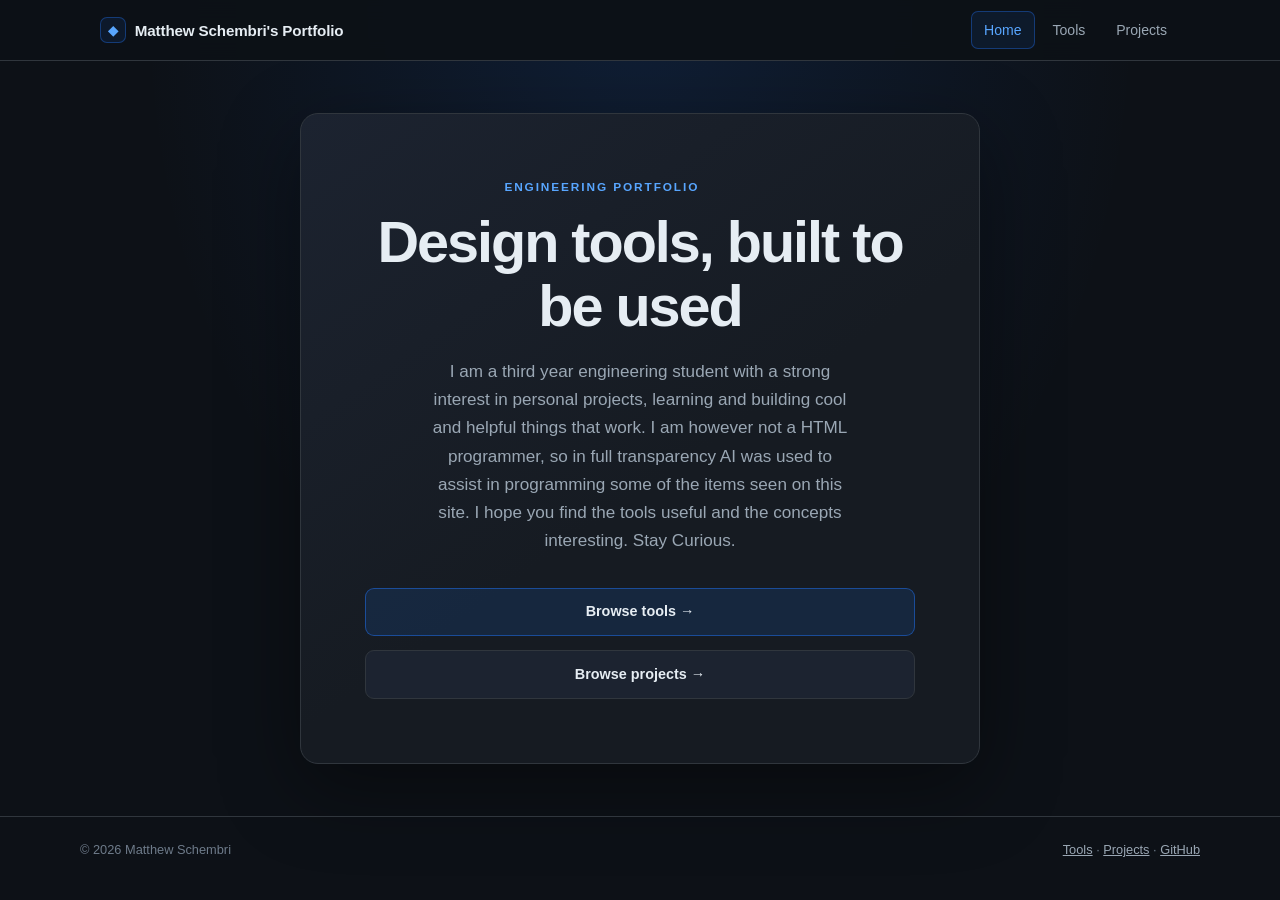
<file: index.html>
<!DOCTYPE html>
<html lang="en-AU">
<head>
  <meta charset="utf-8">
  <meta name="viewport" content="width=device-width, initial-scale=1">
  <meta name="description" content="Engineering portfolio - interactive design tools, calculators and project documentation.">
  <title>Home | Portfolio</title>
  <link rel="stylesheet" href="assets/site.css">
</head>
<body class="glow">

<nav class="nav" aria-label="Main">
  <div class="nav-in">
    <a class="brand" href="index.html"><span class="mark">◆</span> Matthew Schembri's Portfolio</a>
    <ul>
      <li><a href="index.html" aria-current="page">Home</a></li>
      <li><a href="tools.html">Tools</a></li>
      <li><a href="projects.html">Projects</a></li>
    </ul>
  </div>
</nav>

<main class="center">
  <div class="hero">
    <p class="eyebrow">Engineering portfolio</p>
    <h1>Design tools, built to be used</h1>
    <p class="lede">I am a third year engineering student with a strong interest in personal projects, learning and building cool and helpful things that work. I am however not a HTML programmer, so in full transparency AI was used to assist in programming some of the items seen on this site. I hope you find the tools useful and the concepts interesting. Stay Curious.</p>
    <div class="btn-stack">
      <a class="btn prim" href="tools.html">Browse tools →</a>
      <a class="btn" href="projects.html">Browse projects →</a>
    </div>
  </div>
</main>

<footer class="site"><div>
  <span>© <span id="yr"></span> Matthew Schembri</span>
  <span><a href="tools.html">Tools</a> · <a href="projects.html">Projects</a> · <a href="https://github.com/">GitHub</a></span>
</div></footer>

<script>document.getElementById('yr').textContent=new Date().getFullYear();</script>
</body>
</html>
</file>
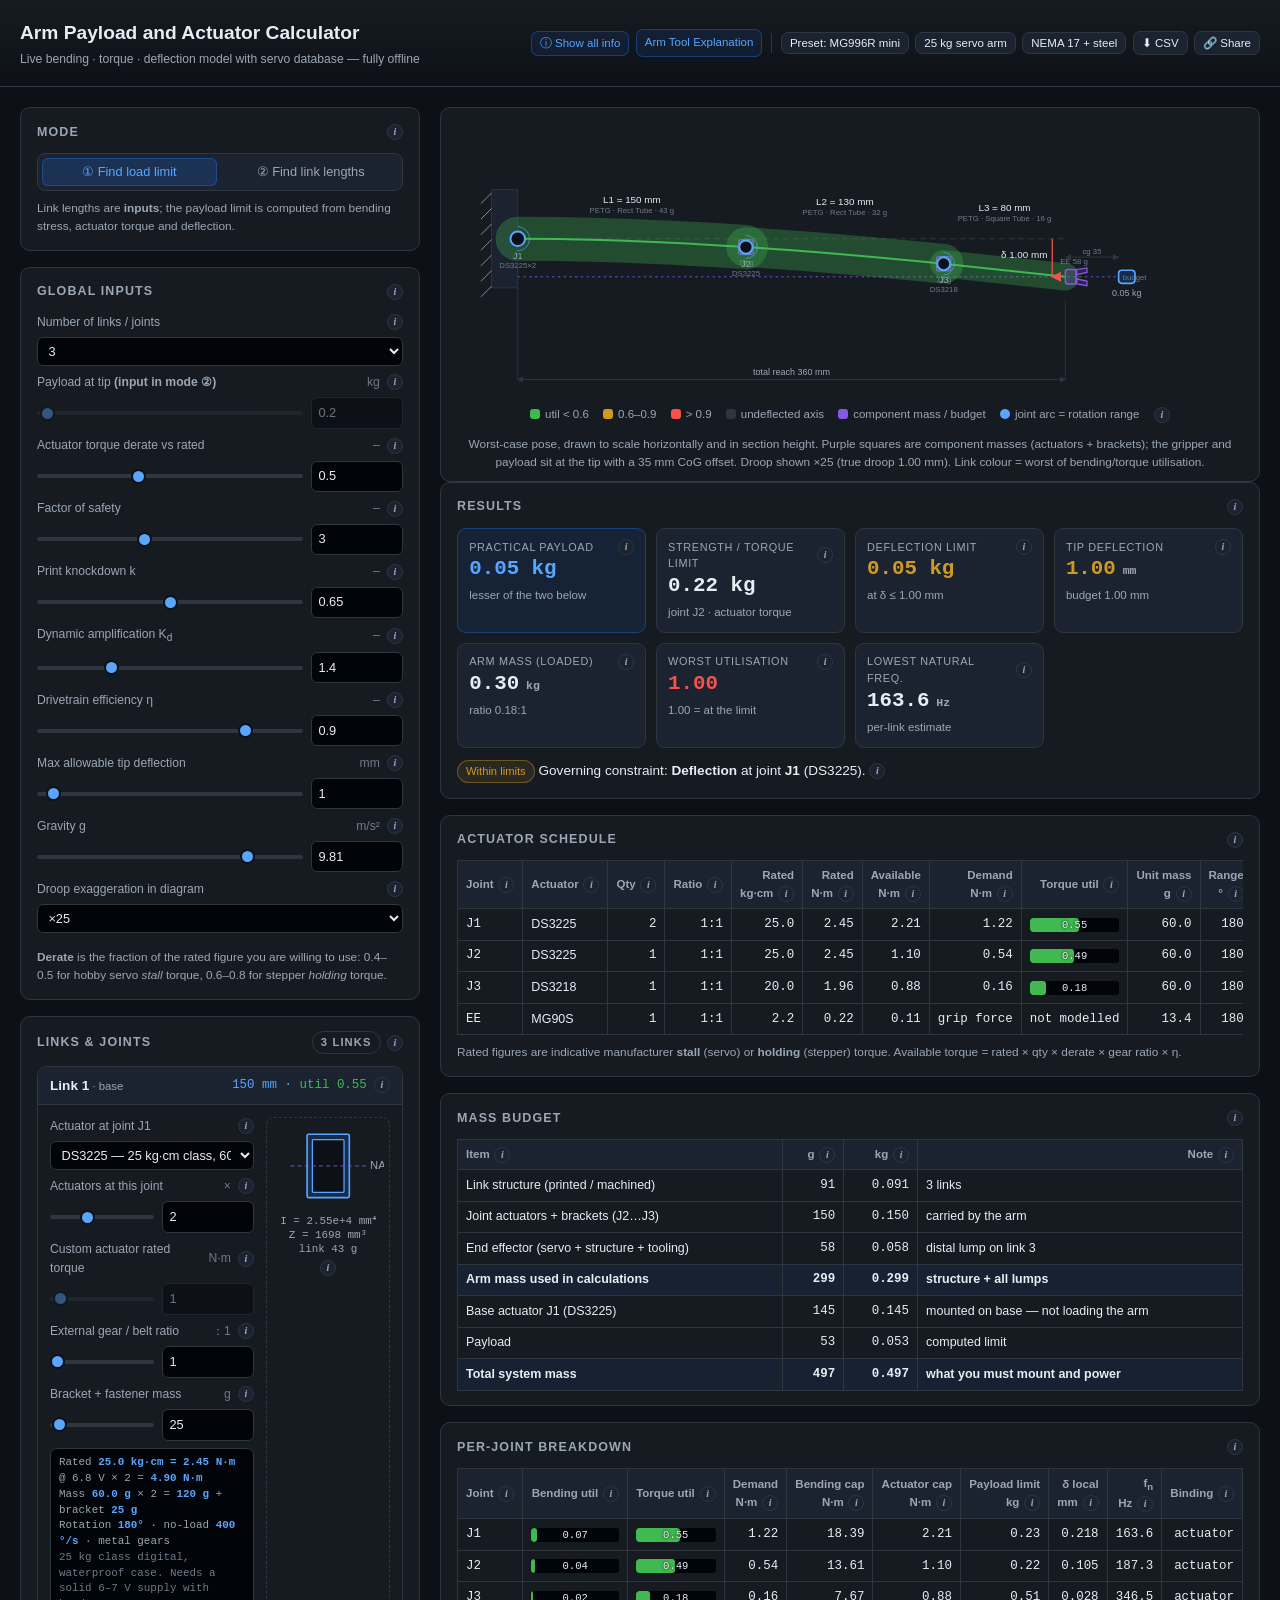
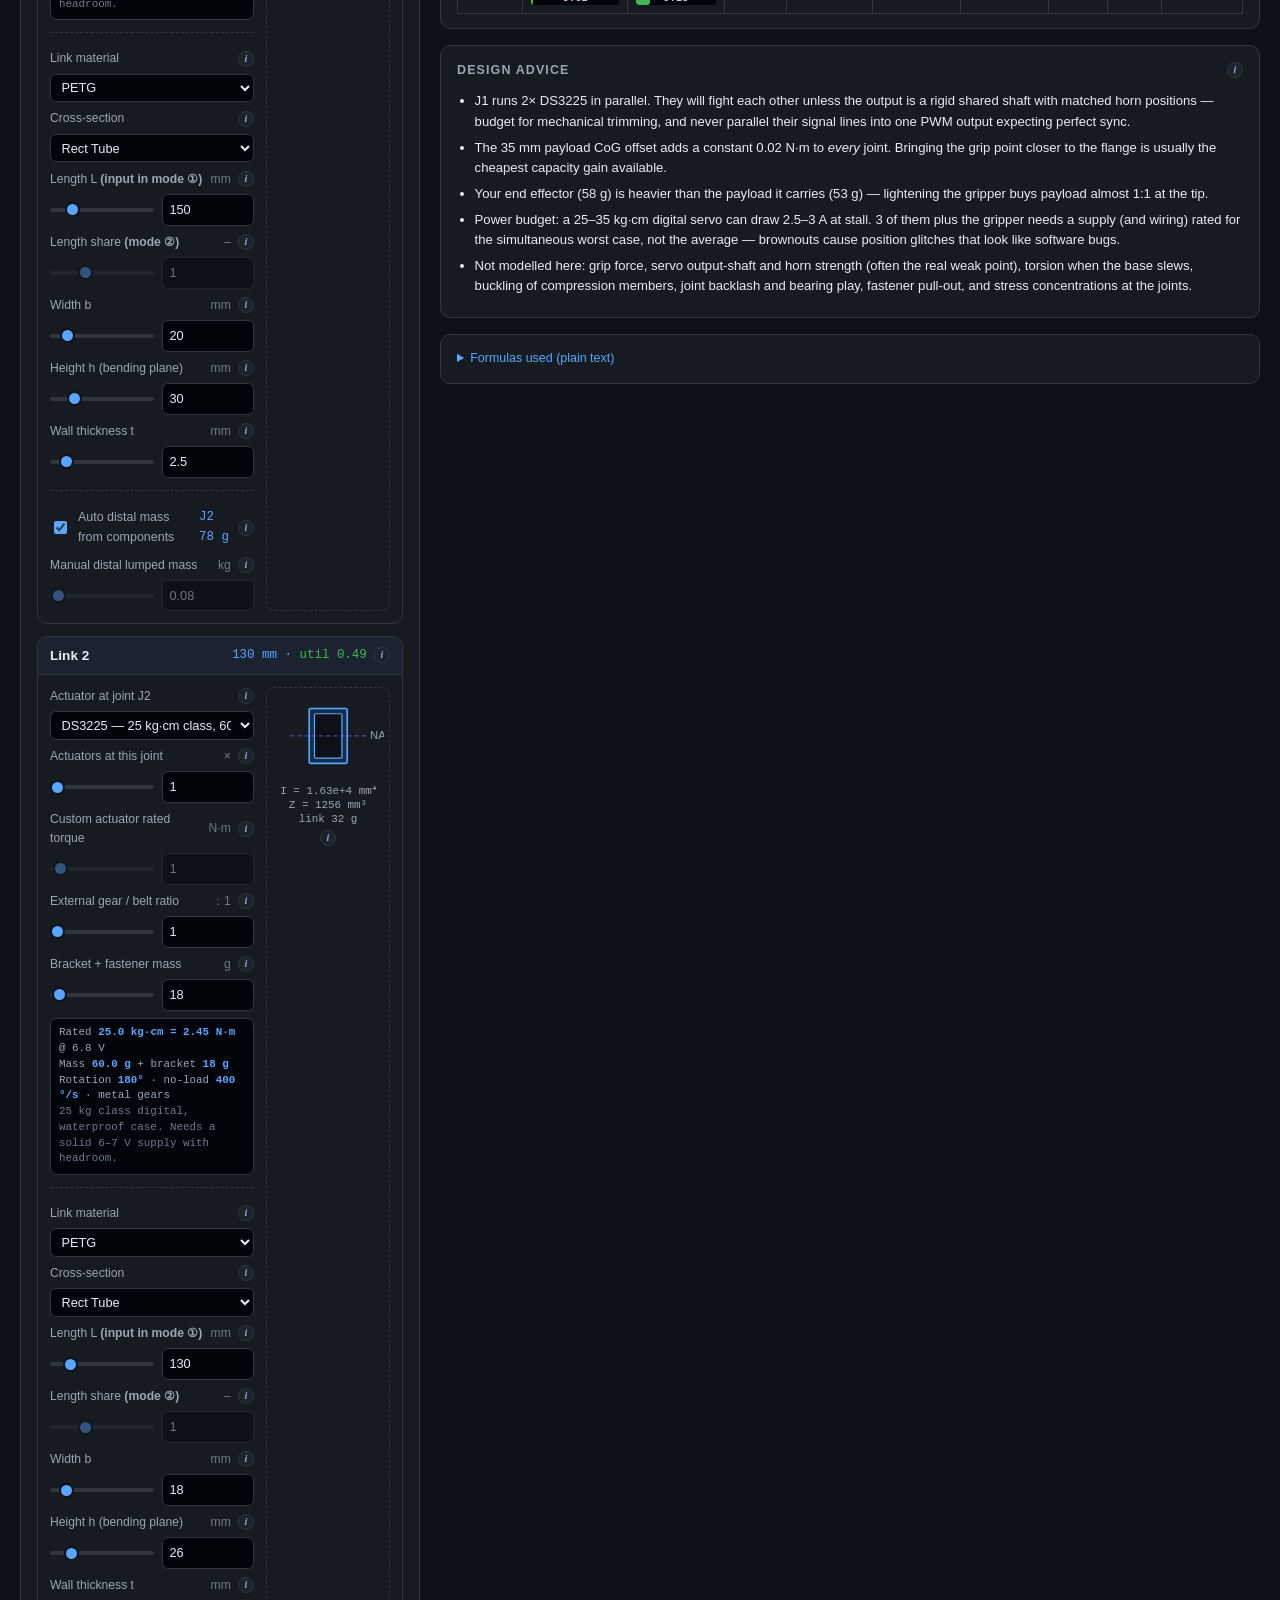
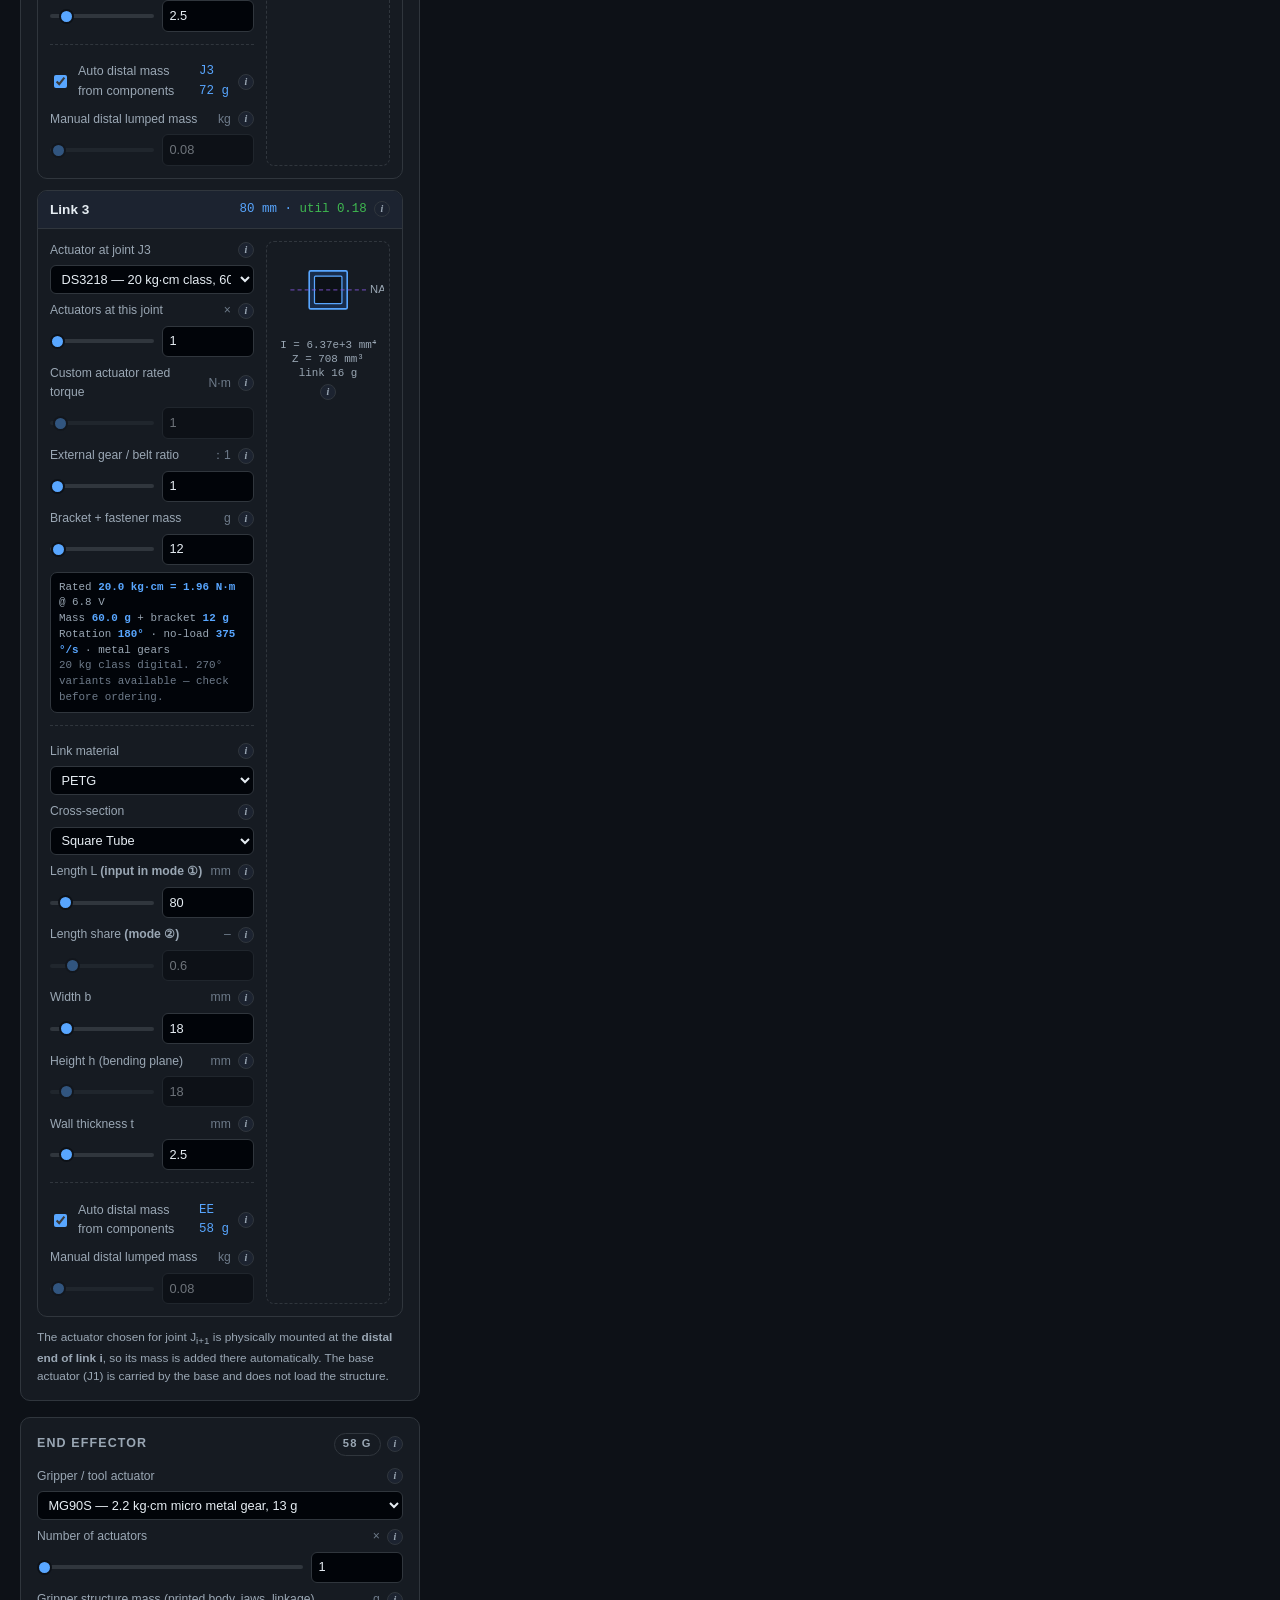
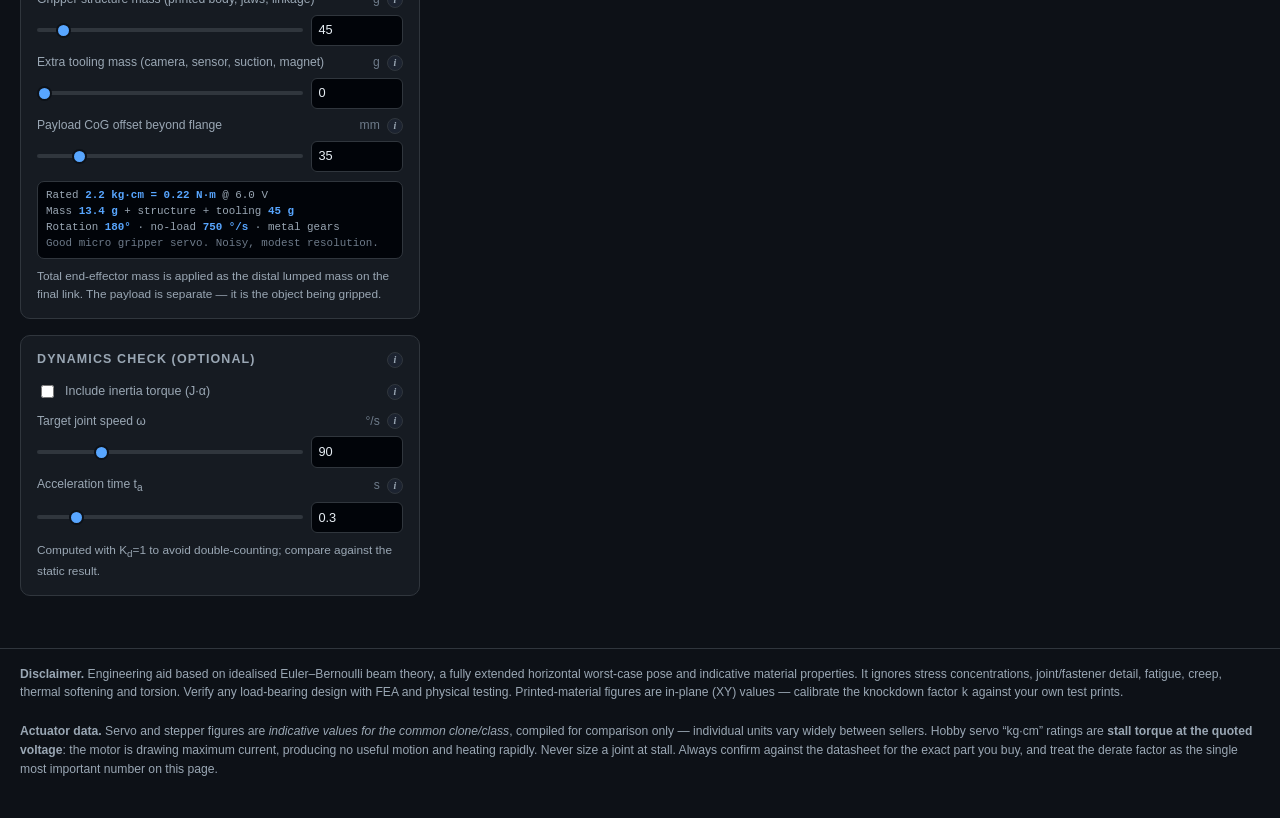
<file: Tools/index.html>
<!DOCTYPE html>
<html lang="en-AU">
<head>
<meta charset="utf-8">
<meta name="viewport" content="width=device-width,initial-scale=1">
<title>Arm Payload and Actuator Calculator</title>
<meta name="description" content="Interactive robot arm calculator: servo selection, payload limit, permissible link lengths, bending stress, motor torque and tip deflection with live scaled diagrams and explanations for every field.">
<style>
:root{--bg:#0d1117;--p1:#161b22;--p2:#1c2330;--ln:#30363d;--tx:#e6edf3;--t2:#9aa7b4;
--ac:#58a6ff;--ok:#3fb950;--wn:#d29922;--bd:#f85149;--vi:#8957e5;--mono:ui-monospace,SFMono-Regular,Consolas,monospace}
*{box-sizing:border-box}
body{margin:0;background:var(--bg);color:var(--tx);font:15px/1.55 -apple-system,BlinkMacSystemFont,"Segoe UI",Roboto,Helvetica,Arial,sans-serif}
header{border-bottom:1px solid var(--ln);background:linear-gradient(180deg,#161b22,#0d1117);padding:1.1rem 1.25rem}
.hd{max-width:1480px;margin:0 auto;display:flex;flex-wrap:wrap;gap:1rem;align-items:center;justify-content:space-between}
h1{font-size:1.2rem;margin:0}
h1 small{display:block;font-weight:400;font-size:.76rem;color:var(--t2);margin-top:.15rem}
.wrap{max-width:1480px;margin:0 auto;padding:1.25rem;display:grid;grid-template-columns:minmax(0,400px) minmax(0,1fr);gap:1.25rem;align-items:start}
.col-r{position:sticky;top:1rem}
.panel{background:var(--p1);border:1px solid var(--ln);border-radius:10px;padding:.9rem 1rem;margin-bottom:1rem}
.panel>h2{font-size:.78rem;text-transform:uppercase;letter-spacing:.09em;color:var(--t2);margin:0 0 .7rem;font-weight:600;display:flex;justify-content:space-between;align-items:center;gap:.5rem}
.panel>h2 .r{display:flex;gap:.4rem;align-items:center}
.hint{font-size:.74rem;color:var(--t2);margin:.5rem 0 0}
/* buttons / modes */
.btn{background:var(--p2);color:var(--tx);border:1px solid var(--ln);border-radius:7px;padding:.4rem .7rem;font-size:.8rem;cursor:pointer}
.btn:hover{border-color:var(--ac)}
.btn.sm{padding:.25rem .5rem;font-size:.72rem}
.btn.prim{border-color:#1f6feb66;background:#1f6feb1a;color:var(--ac)}
.page-link{text-decoration:none;display:inline-block}
.modes{display:flex;gap:.4rem;background:var(--p2);border:1px solid var(--ln);border-radius:8px;padding:.25rem}
.modes button{flex:1;background:none;border:0;color:var(--t2);font-size:.8rem;padding:.4rem .6rem;border-radius:6px;cursor:pointer;white-space:nowrap}
.modes button.on{background:#1f6feb33;color:var(--ac);box-shadow:inset 0 0 0 1px #1f6feb66}
/* ===== info buttons & help boxes ===== */
.ib{flex:0 0 auto;width:16px;height:16px;padding:0;border-radius:50%;border:1px solid var(--ln);
 background:var(--p2);color:var(--t2);font:italic 700 10px/14px Georgia,"Times New Roman",serif;
 cursor:pointer;text-align:center;vertical-align:middle;transition:.12s}
.ib:hover{border-color:var(--ac);color:var(--ac);background:#1f6feb1a}
.ib.on{background:#1f6feb33;border-color:var(--ac);color:var(--ac)}
th .ib{margin-left:.3rem}
.helpbox{position:relative;margin:.4rem 0 .2rem;background:#010409;border:1px solid #1f6feb44;
 border-left:3px solid var(--ac);border-radius:7px;padding:.5rem 1.5rem .55rem .6rem;
 font-size:.76rem;color:var(--t2);line-height:1.52;text-align:left;font-family:inherit;white-space:normal}
.helpbox>b{display:block;color:var(--ac);font-size:.75rem;margin-bottom:.22rem}
.helpbox code{font-family:var(--mono);font-size:.71rem;color:#7ee787;background:#161b22;padding:.05em .3em;border-radius:3px}
.helpbox .hx{position:absolute;top:.28rem;right:.3rem;background:none;border:0;color:var(--t2);cursor:pointer;font-size:.74rem;line-height:1;padding:.1rem .2rem}
.helpbox .hx:hover{color:var(--bd)}
.helpdock{display:grid;gap:.4rem}
.helpdock:empty{display:none}
.fw{position:relative}
.ckrow{display:flex;align-items:center;gap:.5rem}
.ckrow label.ck{flex:1}
/* fields */
.g{display:grid;grid-template-columns:1fr;gap:.45rem}
.nr{display:grid;grid-template-columns:1fr 92px;gap:.35rem .5rem;align-items:center}
.nr>span{grid-column:1/-1;font-size:.76rem;color:var(--t2);display:flex;align-items:center;gap:.45rem}
.nr>span>.lb{flex:1}
.nr>span em{font-style:normal;color:#6e7b8a}
.nr.full{grid-template-columns:1fr}
input[type=range]{-webkit-appearance:none;appearance:none;width:100%;height:4px;background:var(--ln);border-radius:4px;outline:none;margin:.3rem 0}
input[type=range]::-webkit-slider-thumb{-webkit-appearance:none;width:15px;height:15px;border-radius:50%;background:var(--ac);cursor:pointer;border:2px solid #0d1117}
input[type=range]::-moz-range-thumb{width:13px;height:13px;border-radius:50%;background:var(--ac);cursor:pointer;border:2px solid #0d1117}
input[type=number],select{background:#010409;color:var(--tx);border:1px solid var(--ln);border-radius:6px;padding:.3rem .4rem;font:inherit;font-size:.8rem;width:100%}
input[type=number]:focus,select:focus{outline:none;border-color:var(--ac)}
select optgroup{background:#0d1117;color:var(--t2);font-style:normal}
select option{background:#0d1117;color:var(--tx)}
input:disabled,select:disabled{opacity:.42;cursor:not-allowed}
label.ck{display:flex;align-items:center;gap:.5rem;font-size:.78rem;color:var(--t2);padding:.1rem 0}
label.ck input{accent-color:var(--ac)}
/* link cards */
.lc{background:var(--p1);border:1px solid var(--ln);border-radius:10px;margin-bottom:.7rem;overflow:hidden}
.lch{display:flex;align-items:center;justify-content:space-between;gap:.5rem;background:var(--p2);padding:.5rem .75rem;border-bottom:1px solid var(--ln)}
.lch b{font-size:.85rem}.lch b small{color:var(--t2);font-weight:400}
.lch .r{display:flex;align-items:center;gap:.45rem}
.lcl{font-family:var(--mono);font-size:.78rem;color:var(--ac);text-align:right}
.lcb{display:grid;grid-template-columns:minmax(0,1fr) 124px;gap:.75rem;padding:.75rem}
.secbox{border:1px dashed var(--ln);border-radius:8px;padding:.3rem;text-align:center}
.secbox svg{display:block;width:100%;height:auto}
.secbox div{font-size:.68rem;color:var(--t2);font-family:var(--mono);margin-top:.2rem;line-height:1.3}
.spec{background:#010409;border:1px solid var(--ln);border-radius:7px;padding:.4rem .5rem;font-family:var(--mono);font-size:.68rem;color:var(--t2);line-height:1.45}
.spec b{color:var(--ac);font-weight:600}
.sub{border-top:1px dashed var(--ln);margin:.3rem 0 .1rem;padding-top:.45rem}
/* results */
.kpis{display:grid;grid-template-columns:repeat(auto-fit,minmax(150px,1fr));gap:.6rem}
.kpi{background:var(--p2);border:1px solid var(--ln);border-radius:9px;padding:.6rem .7rem}
.kpi>span{display:flex;align-items:center;justify-content:space-between;gap:.3rem;font-size:.68rem;text-transform:uppercase;letter-spacing:.06em;color:var(--t2)}
.kpi b{display:block;font-size:1.3rem;line-height:1.3;font-family:var(--mono)}
.kpi i{font-style:normal;font-size:.72rem;color:var(--t2)}
.kpi.hero{border-color:#1f6feb66;background:#1f6feb1a}
.kpi.hero b{color:var(--ac)}
.v-ok{color:var(--ok)}.v-wn{color:var(--wn)}.v-bd{color:var(--bd)}
.chip{display:inline-block;font-size:.7rem;padding:.12rem .5rem;border-radius:99px;border:1px solid var(--ln);color:var(--t2)}
.chip.ok{color:var(--ok);border-color:#3fb95066;background:#3fb9501a}
.chip.wn{color:var(--wn);border-color:#d2992266;background:#d299221a}
.chip.bd{color:var(--bd);border-color:#f8514966;background:#f851491a}
figure{margin:0;background:var(--p1);border:1px solid var(--ln);border-radius:10px;padding:.5rem}
figure svg{display:block;width:100%;height:auto}
figcaption{font-size:.74rem;color:var(--t2);text-align:center;padding:.35rem 0 .1rem}
.legend{display:flex;flex-wrap:wrap;gap:.9rem;justify-content:center;align-items:center;font-size:.72rem;color:var(--t2);padding:.2rem 0 .35rem}
.legend i{display:inline-block;width:10px;height:10px;border-radius:3px;margin-right:.3rem;vertical-align:-1px}
.scroll{overflow-x:auto}
table{border-collapse:collapse;width:100%;font-size:.78rem;min-width:620px}
th,td{border:1px solid var(--ln);padding:.35rem .5rem;text-align:right;white-space:nowrap}
th{background:var(--p2);color:var(--t2);font-weight:600;font-size:.72rem}
th:first-child,td:first-child{text-align:left}
td{font-family:var(--mono)}
td.nm{font-family:inherit;text-align:left}
.bar{position:relative;height:14px;background:#010409;border-radius:3px;overflow:hidden;min-width:70px}
.bar>i{position:absolute;inset:0 auto 0 0;border-radius:3px}
.bar>span{position:absolute;inset:0;font-size:.66rem;line-height:14px;text-align:center;color:#e6edf3;text-shadow:0 0 3px #000}
table.mb{min-width:0}
table.mb td:first-child{font-family:inherit}
tr.tot td{background:#1f6feb14;font-weight:700;color:var(--tx)}
ul.adv{margin:.3rem 0 0;padding-left:1.1rem;font-size:.82rem}
ul.adv li{margin-bottom:.35rem}
details{font-size:.82rem;color:var(--t2)}
details summary{cursor:pointer;color:var(--ac);font-size:.78rem}
details pre{font-family:var(--mono);font-size:.74rem;white-space:pre-wrap;background:#010409;border:1px solid var(--ln);border-radius:8px;padding:.7rem;color:#7ee787}
svg text{font-family:-apple-system,"Segoe UI",Roboto,sans-serif;fill:#e6edf3;font-size:12px}
svg .lbl{fill:#9aa7b4;font-size:11px}
svg .sml{fill:#6e7b8a;font-size:9.5px}
svg .dim{stroke:#30363d;stroke-width:1}
footer{border-top:1px solid var(--ln);margin-top:1rem;padding:1rem 1.25rem 2.5rem;color:var(--t2);font-size:.76rem}
footer div{max-width:1480px;margin:0 auto}
@media(max-width:1080px){.wrap{grid-template-columns:1fr}.col-r{position:static}}
</style>
</head>
<body>
<header><div class="hd">
  <h1>Arm Payload and Actuator Calculator<small>Live bending · torque · deflection model with servo database — fully offline</small></h1>
  <div style="display:flex;gap:.4rem;flex-wrap:wrap;align-items:center">
    <button class="btn sm prim" id="bHelp">ⓘ Show all info</button>
    <a class="btn sm prim page-link" href="armToolExplanation.html">Arm Tool Explanation</a>
    <span style="width:1px;height:20px;background:var(--ln);margin:0 .15rem"></span>
    <button class="btn sm" id="bPreset1">Preset: MG996R mini</button>
    <button class="btn sm" id="bPreset2">25 kg servo arm</button>
    <button class="btn sm" id="bPreset3">NEMA 17 + steel</button>
    <button class="btn sm" id="bCsv">⬇ CSV</button>
    <button class="btn sm" id="bLink">🔗 Share</button>
  </div>
</div></header>
<div class="wrap">
<!-- ================= INPUTS ================= -->
<div class="col-l">
  <div class="panel">
    <h2><span>Mode</span><span class="r"><button type="button" class="ib" data-help="panel.mode" data-dock="#dockMode" title="What is this?">i</button></span></h2>
    <div class="helpdock" id="dockMode"></div>
    <div class="modes">
      <button id="mLoad" class="on">① Find load limit</button>
      <button id="mLen">② Find link lengths</button>
    </div>
    <p id="modeHelp" class="hint"></p>
  </div>
  <div class="panel">
    <h2><span>Global inputs</span><span class="r"><button type="button" class="ib" data-help="panel.glob" data-dock="#dockGlob" title="What is this?">i</button></span></h2>
    <div class="helpdock" id="dockGlob"></div>
    <div class="g" id="globals"></div>
  </div>
  <div class="panel" style="padding-bottom:.4rem">
    <h2><span>Links &amp; joints</span><span class="r"><span class="chip" id="chipN"></span>
      <button type="button" class="ib" data-help="panel.links" data-dock="#dockLinks" title="What is this?">i</button></span></h2>
    <div class="helpdock" id="dockLinks"></div>
    <div id="links"></div>
    <p class="hint" style="padding-bottom:.5rem">The actuator chosen for joint J<sub>i+1</sub> is physically mounted at the <b>distal end of link i</b>, so its mass is added there automatically. The base actuator (J1) is carried by the base and does not load the structure.</p>
  </div>
  <div class="panel">
    <h2><span>End effector</span><span class="r"><span class="chip" id="chipEE"></span>
      <button type="button" class="ib" data-help="panel.ee" data-dock="#dockEE" title="What is this?">i</button></span></h2>
    <div class="helpdock" id="dockEE"></div>
    <div class="g" id="ee"></div>
    <div class="spec" id="eeSpec" style="margin-top:.55rem"></div>
    <p class="hint">Total end-effector mass is applied as the distal lumped mass on the final link. The payload is separate — it is the object being gripped.</p>
  </div>
  <div class="panel">
    <h2><span>Dynamics check (optional)</span><span class="r"><button type="button" class="ib" data-help="panel.dyn" data-dock="#dockDyn" title="What is this?">i</button></span></h2>
    <div class="helpdock" id="dockDyn"></div>
    <div class="fw"><div class="ckrow">
      <label class="ck"><input type="checkbox" id="dynOn"> Include inertia torque (J·α)</label>
      <button type="button" class="ib" data-help="dyn.on" title="What is this?">i</button>
    </div></div>
    <div class="g" id="dyn" style="margin-top:.55rem"></div>
    <p class="hint">Computed with K<sub>d</sub>=1 to avoid double-counting; compare against the static result.</p>
  </div>
</div>
<!-- ================= OUTPUTS ================= -->
<div class="col-r">
  <figure>
    <svg id="arm" viewBox="0 0 980 350" role="img" aria-label="Scaled robot arm diagram with servos, end effector and deflected shape"></svg>
    <div class="legend">
      <span><i style="background:#3fb950"></i>util &lt; 0.6</span>
      <span><i style="background:#d29922"></i>0.6–0.9</span>
      <span><i style="background:#f85149"></i>&gt; 0.9</span>
      <span><i style="background:#30363d"></i>undeflected axis</span>
      <span><i style="background:#8957e5"></i>component mass / budget</span>
      <span><i style="background:#58a6ff;border-radius:50%"></i>joint arc = rotation range</span>
      <button type="button" class="ib" data-help="panel.diag" data-dock="#dockDiag" title="What is this?">i</button>
    </div>
    <div class="helpdock" id="dockDiag"></div>
    <figcaption id="armCap"></figcaption>
  </figure>
  <div class="panel">
    <h2><span>Results</span><span class="r"><button type="button" class="ib" data-help="panel.res" data-dock="#dockRes" title="What is this?">i</button></span></h2>
    <div class="helpdock" id="dockRes"></div>
    <div class="kpis" id="kpis"></div>
    <p id="verdict" style="margin:.75rem 0 0;font-size:.85rem"></p>
    <div class="helpdock" id="dockVerdict" style="margin-top:.4rem"></div>
  </div>
  <div class="panel">
    <h2><span>Actuator schedule</span><span class="r"><button type="button" class="ib" data-help="panel.act" data-dock="#dockAct" title="What is this?">i</button></span></h2>
    <div class="scroll" id="actTbl"></div>
    <div class="helpdock" id="dockAct" style="margin-top:.5rem"></div>
    <p class="hint">Rated figures are indicative manufacturer <b>stall</b> (servo) or <b>holding</b> (stepper) torque. Available torque = rated × qty × derate × gear ratio × η.</p>
  </div>
  <div class="panel">
    <h2><span>Mass budget</span><span class="r"><button type="button" class="ib" data-help="panel.mb" data-dock="#dockMb" title="What is this?">i</button></span></h2>
    <div class="scroll" id="mbTbl"></div>
    <div class="helpdock" id="dockMb" style="margin-top:.5rem"></div>
  </div>
  <div class="panel">
    <h2><span>Per-joint breakdown</span><span class="r"><button type="button" class="ib" data-help="panel.joint" data-dock="#dockJoint" title="What is this?">i</button></span></h2>
    <div class="scroll" id="tbl"></div>
    <div class="helpdock" id="dockJoint" style="margin-top:.5rem"></div>
  </div>
  <div class="panel">
    <h2><span>Design advice</span><span class="r"><button type="button" class="ib" data-help="panel.adv" data-dock="#dockAdv" title="What is this?">i</button></span></h2>
    <div class="helpdock" id="dockAdv"></div>
    <ul class="adv" id="advice"></ul>
  </div>
  <div class="panel"><details><summary>Formulas used (plain text)</summary>
<pre id="formulas">SECTION      A, I about bending axis, c = extreme fibre, Z = I/c
MASS         m_i = A_i * L_i * 1e-9 * rho_i                      [kg]
COMPONENTS   actuator mass at joint Ji sits at distal end of link i-1
             P_i (distal lump of link i) = mass(act J_i+1)*qty + bracket
             P_N (last link)             = EE servo*qty + structure + tooling
REACH        S_i = sum of L_j for j >= i                          [mm]
PAYLOAD ARM  a_i = S_i + cg_offset                                [mm]
SELF WEIGHT  Sig_i = SUM_j>=i [ m_j*(S_i-S_j+L_j/2) + P_j*(S_i-S_j+L_j) ]
DEMAND       M_i = Kd * g * ( Payload*a_i + Sig_i )               [N.mm]
CAPACITY     V_i = Z_i * yield_i * k / FoS         (bending)      [N.mm]
             W_i = T_rated_i * qty_i * derate * ratio_i * eta * 1000
             X_i = MIN(V_i, W_i)
PAYLOAD      P_i = ( X_i/(Kd*g) - Sig_i ) / a_i ; limit = MIN_i   [kg]
DEFLECTION   F_i  = Kd*g*(Payload + P_i + sum of distal m,P)      [N]
             Me_i = Kd*g*(Payload*a_i+1 + Sig_i+1)                [N.mm]
             w_i  = Kd*g*m_i / L_i                                [N/mm]
             th_i = (F L^2/2 + Me L + w L^3/6)/(E I)              [rad]
             d_i  = (F L^3/3 + Me L^2/2 + w L^4/8)/(E I)          [mm]
             droop = SUM d_i + SUM th_i * S_i+1
SERVO TORQUE T[N.m] = T[kg.cm] * 9.80665 / 100
SERVO SPEED  no-load deg/s = 60 / t60 ; expect 50-70% under load
DYNAMICS     J_i = SUM_j>=i [ m_j(L_j^2/12 + dcg^2) + P_j*dl^2 ] + Payload*a_i^2
             T_req = g*(Payload*a_i+Sig_i)/1000 + J_i*alpha       [N.m]
FREQUENCY    f_n ~ (1/2pi) * sqrt(3 E I / (m L^3))                [Hz]</pre></details></div>
</div>
</div>
<footer><div>
<strong>Disclaimer.</strong> Engineering aid based on idealised Euler–Bernoulli beam theory, a fully extended horizontal worst-case pose and indicative material properties. It ignores stress concentrations, joint/fastener detail, fatigue, creep, thermal softening and torsion. Verify any load-bearing design with FEA and physical testing. Printed-material figures are in-plane (XY) values — calibrate the knockdown factor <code>k</code> against your own test prints.
<br><br><strong>Actuator data.</strong> Servo and stepper figures are <em>indicative values for the common clone/class</em>, compiled for comparison only — individual units vary widely between sellers. Hobby servo “kg·cm” ratings are <b>stall torque at the quoted voltage</b>: the motor is drawing maximum current, producing no useful motion and heating rapidly. Never size a joint at stall. Always confirm against the datasheet for the exact part you buy, and treat the derate factor as the single most important number on this page.
</div></footer>
<script>
/* ============ MATERIAL DATA ============ */
const MATS={
 PLA  :{rho:1240,sy:50 ,E:3500  ,tg:55 },
 ABS  :{rho:1040,sy:40 ,E:2100  ,tg:100},
 PETG :{rho:1270,sy:50 ,E:2000  ,tg:75 },
 ASA  :{rho:1070,sy:42 ,E:2000  ,tg:100},
 Steel:{rho:7850,sy:370,E:200000,tg:400}
};
const SECS=['Solid Rod','Hollow Rod','Solid Square','Square Tube','Rectangle','Rect Tube'];
const HOLLOW=s=>s==='Hollow Rod'||s==='Square Tube'||s==='Rect Tube';
const RECT=s=>s==='Rectangle'||s==='Rect Tube';
const ROUND=s=>s==='Solid Rod'||s==='Hollow Rod';
const KGCM=9.80665/100; /* kg.cm -> N.m */
/* ============ ACTUATOR DATABASE ============ */
function sv(o){o.nm=o.nm!==undefined?o.nm:+(o.kgcm*KGCM).toFixed(4);
 o.dps=o.dps!==undefined?o.dps:(o.t60?+(60/o.t60).toFixed(0):0);return o;}
const SERV={
 'None'      :sv({label:'None — joint not actuated',type:'none',kgcm:0,nm:0,mass:0,rot:0,t60:0,volts:'—',gears:'—',note:'No torque capacity at this joint.'}),
 'Custom'    :sv({label:'Custom — enter torque &amp; mass manually',type:'custom',kgcm:0,nm:0,mass:0,rot:360,t60:0,volts:'—',gears:'—',note:'Torque and mass taken from the manual fields.'}),
 'SG90'      :sv({label:'SG90 — 1.8 kg·cm micro, 9 g',type:'servo',kgcm:1.8,mass:9,rot:180,t60:0.10,volts:'4.8 V',gears:'nylon',note:'Nylon gears strip easily; positioning toy only.'}),
 'MG90S'     :sv({label:'MG90S — 2.2 kg·cm micro metal gear, 13 g',type:'servo',kgcm:2.2,mass:13.4,rot:180,t60:0.08,volts:'6.0 V',gears:'metal',note:'Good micro gripper servo. Noisy, modest resolution.'}),
 'MG92B'     :sv({label:'MG92B — 3.5 kg·cm micro metal gear, 14 g',type:'servo',kgcm:3.5,mass:13.8,rot:180,t60:0.08,volts:'6.0 V',gears:'metal',note:'Stronger micro option for wrists and grippers.'}),
 'MG995'     :sv({label:'MG995 — 10 kg·cm standard, 55 g',type:'servo',kgcm:10,mass:55,rot:180,t60:0.17,volts:'6.0 V',gears:'metal',note:'Analogue, large deadband; MG996R is a better buy.'}),
 'MG996R'    :sv({label:'MG996R — 11 kg·cm standard, 55 g',type:'servo',kgcm:11,mass:55,rot:180,t60:0.17,volts:'6.0 V',gears:'metal',note:'Ubiquitous and cheap. Coreless clone quality varies hugely; real stall often 7–9 kg·cm.'}),
 'DS3218'    :sv({label:'DS3218 — 20 kg·cm class, 60 g',type:'servo',kgcm:20,mass:60,rot:180,t60:0.16,volts:'6.8 V',gears:'metal',note:'20 kg class digital. 270° variants available — check before ordering.'}),
 'DS3225'    :sv({label:'DS3225 — 25 kg·cm class, 60 g',type:'servo',kgcm:25,mass:60,rot:180,t60:0.15,volts:'6.8 V',gears:'metal',note:'25 kg class digital, waterproof case. Needs a solid 6–7 V supply with headroom.'}),
 'DS3230'    :sv({label:'DS3230 — 30 kg·cm class, 60 g',type:'servo',kgcm:30,mass:60,rot:270,t60:0.13,volts:'6.8 V',gears:'metal',note:'30 kg class. Peak current can exceed 3 A — size wiring and BEC accordingly.'}),
 'DS3235'    :sv({label:'DS3235 — 35 kg·cm class, 60 g',type:'servo',kgcm:35,mass:60,rot:270,t60:0.13,volts:'6.8 V',gears:'steel',note:'35 kg class steel gear. Output shaft and horn become the weak link.'}),
 'RDS5160'   :sv({label:'RDS5160 — 60–65 kg·cm, 160 g',type:'servo',kgcm:65,mass:160,rot:270,t60:0.12,volts:'7.4 V',gears:'steel',note:'Large 1/5-scale case. Heavy — its own mass loads the link below it.'}),
 'LX-16A'    :sv({label:'LX-16A bus servo — 17 kg·cm, 52 g',type:'servo',kgcm:17,mass:52,rot:240,t60:0.16,volts:'7.4 V',gears:'metal',note:'Serial bus with position feedback — far easier to control than PWM.'}),
 'AX-12A'    :sv({label:'Dynamixel AX-12A — 15.3 kg·cm, 55 g',type:'servo',kgcm:15.3,mass:54.6,rot:300,t60:0.169,volts:'12 V',gears:'engineering plastic',note:'True feedback, temperature and load reporting. Expensive but honest specs.'}),
 'XL430'     :sv({label:'Dynamixel XL430-W250 — 1.4 N·m, 57 g',type:'servo',nm:1.4,kgcm:14.3,mass:57.2,rot:360,t60:0.19,volts:'12 V',gears:'engineering plastic',note:'360° continuous or position mode, current-based torque control.'}),
 'NEMA14'    :sv({label:'NEMA 14 stepper — 0.14 N·m, 150 g',type:'stepper',nm:0.14,kgcm:1.43,mass:150,rot:360,t60:0,dps:720,volts:'12–24 V',gears:'direct',note:'Add a planetary or belt reduction via the gear ratio field.'}),
 'NEMA17-P'  :sv({label:'NEMA 17 pancake — 0.22 N·m, 200 g',type:'stepper',nm:0.22,kgcm:2.24,mass:200,rot:360,t60:0,dps:720,volts:'12–24 V',gears:'direct',note:'Short body, good where mass matters. Needs reduction.'}),
 'NEMA17'    :sv({label:'NEMA 17 standard 40 mm — 0.45 N·m, 280 g',type:'stepper',nm:0.45,kgcm:4.59,mass:280,rot:360,t60:0,dps:720,volts:'12–24 V',gears:'direct',note:'Workhorse. Holding torque falls steeply with speed — check the torque–speed curve.'}),
 'NEMA17-L'  :sv({label:'NEMA 17 long 48 mm — 0.65 N·m, 400 g',type:'stepper',nm:0.65,kgcm:6.63,mass:400,rot:360,t60:0,dps:600,volts:'12–24 V',gears:'direct',note:'Heavy for a distal joint; best at the base.'}),
 'NEMA23'    :sv({label:'NEMA 23 — 1.26 N·m, 700 g',type:'stepper',nm:1.26,kgcm:12.85,mass:700,rot:360,t60:0,dps:600,volts:'24–36 V',gears:'direct',note:'Base joints only — 700 g at a distal joint destroys your payload ratio.'})
};
const SGROUPS=[
 ['Micro servo',['SG90','MG90S','MG92B']],
 ['Standard servo',['MG995','MG996R']],
 ['High-torque digital servo',['DS3218','DS3225','DS3230','DS3235','RDS5160']],
 ['Smart / bus servo',['LX-16A','AX-12A','XL430']],
 ['Stepper motor',['NEMA14','NEMA17-P','NEMA17','NEMA17-L','NEMA23']],
 ['Other',['None','Custom']]
];
const SK=k=>SERV[k]||SERV.None;

/* ============ HELP CONTENT ============ */
const HELP={
/* --- panels --- */
'panel.mode':['Two solving directions','<b>Mode ①</b> treats your link lengths as fixed and answers “how much can it lift?”. <b>Mode ②</b> treats the payload as fixed and answers “how long can the links be?” — it searches total reach until the worst constraint sits exactly at 1.00. Everything else (materials, sections, actuators) is an input in both modes.'],
'panel.glob':['Global inputs','Values that apply to the whole arm: how many joints, the safety and derating assumptions, your accuracy target, and the payload. The four factors <code>FoS</code>, <code>k</code>, <code>K<sub>d</sub></code> and <code>derate</code> together decide how conservative every result is — they matter more than any single dimension.'],
'panel.links':['Links &amp; joints','One card per link, numbered from the base outwards. Each card holds the actuator driving that joint, the link’s material and cross-section, and its length. Because the arm is a serial chain, <b>joint 1 carries everything</b> — mass added at the tip loads every joint below it.'],
'panel.ee':['End effector','The gripper or tool bolted to the last link. Its total mass is applied as a lumped load at the very tip, which is the worst possible place for mass to sit. The <b>payload</b> is separate — that is the object being held.'],
'panel.dyn':['Dynamics check','Static gravity torque is only half the story: accelerating the arm needs extra torque <code>T = J·α</code>, where J is the rotational inertia about the joint. Tick the box, set a target speed and acceleration time, and the per-joint table gains a dynamic torque column and headroom check.'],
'panel.diag':['Reading the diagram','The arm is drawn in its <b>worst-case pose</b>: fully extended, horizontal, gravity straight down. Horizontal distance and section height are to scale; the droop is exaggerated so you can see it. Link colour shows the worst of bending/torque utilisation, purple squares are component masses at each joint, the dashed grey line is the undeflected axis, and the dashed purple line is your deflection budget.'],
'panel.res':['Results','The headline numbers. In mode ① the hero figure is the payload you can actually use — the lesser of the strength/torque limit and the deflection limit. In mode ② it is the maximum reach, with the solved length of each link beside it.'],
'panel.act':['Actuator schedule','Every joint’s actuator with its catalogue figures, what torque is actually available after derating and gearing, and what the arm demands of it. The last row is the gripper: its torque drives grip force, which this tool does not model.'],
'panel.mb':['Mass budget','Where the arm’s mass lives. Structure is the printed or machined links; the actuator rows are motors and brackets carried <i>by</i> the arm. The base actuator is listed separately because it sits on the base and loads nothing. The final total is what you must mount and power.'],
'panel.joint':['Per-joint breakdown','One row per joint showing how close it is to each of the three limits. The joint with the highest utilisation is your bottleneck — fix that one first, because improving any other joint changes nothing.'],
'panel.adv':['Design advice','Automatically generated notes based on your current numbers. They name the binding joint, suggest the specific fix, and flag practical traps (servo duty cycles, PLA creep, power draw) that the equations alone will not warn you about.'],
/* --- global inputs --- */
'g.N':['Number of links / joints','How many powered joints the arm has, counted from the base. Link 1 is nearest the base and carries the most load. Cards beyond this number are hidden and excluded from every calculation.'],
'g.payload':['Payload at the tip','The mass of the object you want to carry, <b>not</b> including the gripper. It acts at the tip plus the CoG offset, giving it the longest lever arm on the arm — which is why a small payload increase costs so much torque. Editable in mode ② only; in mode ① it is the computed answer.'],
'g.derate':['Actuator torque derate','The fraction of the catalogue torque you allow yourself to use. Hobby servo kg·cm figures are <b>stall</b> torque: the rotor is locked, current is maximal and the motor is cooking. Use <b>0.4–0.5</b> for servos, <b>0.6–0.8</b> for stepper holding torque. This is the single most consequential number on the page.'],
'g.fos':['Factor of safety','Divides the material’s yield strength to give the allowable stress. <b>2.5</b> for metal, <b>3–4</b> for printed parts where strength varies between prints. Covers material scatter, load uncertainty and the gap between a tidy model and a real joint.'],
'g.k':['Print knockdown factor k','Multiplies datasheet strength to reflect what a printed part actually achieves: layer bonds, voids and infill. <b>0.55–0.7</b> is realistic for good FDM; use <b>1.0</b> for steel. Calibrate it by breaking a test coupon of your own printing.'],
'g.kd':['Dynamic amplification K<sub>d</sub>','A blunt multiplier on all gravity loads to account for acceleration, jerk and shock. <b>1.3</b> for slow, smooth motion; <b>1.5–2.0</b> for fast start–stop or a payload that gets snatched. Use the dynamics panel below for a proper inertia calculation instead of guessing here.'],
'g.eta':['Drivetrain efficiency η','The fraction of motor torque that reaches the joint after the transmission. Roughly <b>0.9</b> spur gears, <b>0.8</b> belt, <b>0.7</b> worm. Direct-drive servos are already geared internally, so their rating is at the output — leave η near 0.9 unless you add your own reduction.'],
'g.dmax':['Max allowable tip deflection','Your accuracy budget: how far the tip may sag under load before the arm is useless for the task. <b>0.5–1 mm</b> for pick-and-place of small parts; several mm is fine for a camera arm. This single number usually decides the payload of a printed arm.'],
'g.g':['Gravity','9.81 m/s² at sea level. Change it only for a deliberately different environment — it scales every load linearly.'],
'g.exag':['Droop exaggeration','Display only — multiplies the drawn deflection so a sub-millimetre sag is visible on screen. It never affects the numbers. The caption always states the true droop.'],
'g.omega':['Target joint speed ω','How fast you want the joint to slew, in degrees per second. 90 °/s is a brisk but sane desktop arm. Compare it with the no-load speed in the actuator schedule: a loaded servo reaches only 50–70% of its catalogue figure.'],
'g.ta':['Acceleration time t<sub>a</sub>','How long the joint takes to reach ω from rest. Angular acceleration <code>α = ω / t<sub>a</sub></code>, and inertia torque is <code>J·α</code> — so halving this time doubles the extra torque demanded. Smoothing your motion profile is the cheapest way to fix a dynamics failure.'],
'dyn.on':['Include inertia torque','When ticked, the per-joint table adds the torque needed to accelerate the arm, not just hold it up. Computed with K<sub>d</sub> = 1 so it does not double-count the blunt dynamic factor — treat it as an independent cross-check of the static result.'],
/* --- end effector --- */
'e.act':['Gripper / tool actuator','The servo that opens and closes the gripper. Its mass is carried at the tip, which is why a 9 g SG90 is often the right answer even when it is marginal on grip force. Its torque is <i>not</i> part of the arm’s joint capacity — grip force is a separate calculation this tool does not perform.'],
'e.qty':['Number of gripper actuators','Multiplies both mass and torque. Two servos are common for an independent-jaw or wrist-plus-grip design.'],
'e.struct':['Gripper structure mass','The printed body, jaws, pins and linkage of the gripper — everything except the servo and tooling. Weigh it if you have it; a typical printed two-finger gripper body is 30–80 g.'],
'e.tool':['Extra tooling mass','Anything else bolted to the tip: camera, sensor, suction cup, magnet, LED ring, cabling. All of it acts at the worst possible lever arm, so it is worth weighing rather than estimating.'],
'e.cg':['Payload CoG offset','How far the payload’s centre of gravity sits <i>beyond</i> the end-effector flange. The arm sees <code>reach + offset</code> as the lever arm, so an 80 mm offset on a 400 mm arm adds 20% to every joint moment. Gripping closer to the flange is usually the cheapest capacity gain available.'],
/* --- link fields --- */
'l.act':['Actuator at this joint','The motor driving this joint. Pick from the database and the panel below shows its torque, mass, rotation range and speed. Note the physical arrangement: this actuator’s <b>mass is applied to the previous link’s distal end</b>, because that is where it is bolted. The base actuator (J1) sits on the base and loads nothing.'],
'l.qty':['Actuators at this joint','Two servos on a common output shaft double the torque and the mass. Mechanically fiddly — they fight each other unless the horns are trimmed to match — but it is a legitimate way to get past a torque limit without buying a bigger class.'],
'l.tq':['Custom actuator rated torque','Only active when the actuator is set to <b>Custom</b>. Enter the rated output torque in N·m (divide kg·cm by 10.2). The global derate still applies on top of it.'],
'l.gr':['External gear / belt ratio','Any reduction you add <i>outside</i> the actuator — belt, planetary or spur stage. Torque multiplies by the ratio, speed divides by it, and reflected inertia divides by the ratio squared. Steppers almost always need 5–30:1 here; servos usually run 1:1 because their gearbox is internal.'],
'l.hw':['Bracket + fastener mass','The printed or machined bracket, bearings, pins, screws and heat-set inserts at this joint — everything except the actuator itself. Easy to underestimate; 15–30 g is typical for a servo-class joint. With a Custom actuator, put the whole actuator mass here.'],
'l.mat':['Link material','Sets density, yield strength and stiffness (E). Stiffness is what usually matters: PLA is the stiffest common filament at ~3.5 GPa, PETG and ASA around 2 GPa, steel at 200 GPa — about 60× stiffer than any plastic here.'],
'l.sec':['Cross-section','The link’s profile. Hollow sections remove material from near the neutral axis where it barely contributes, so a tube gives far more stiffness per gram than a solid bar. Selecting a solid type disables the wall thickness field; selecting a round type disables the separate height.'],
'l.L':['Link length','Centre-to-centre distance to the next joint. Bending moment grows <b>linearly</b> with length but deflection grows with <b>L³</b> — so a 25% longer link droops almost twice as much. Editable in mode ①; in mode ② it is the solved output.'],
'l.share':['Length share','Mode ② only. The <i>proportion</i> of total reach given to this link. The solver scales total reach up or down while keeping these proportions, so only the ratios between links matter — 2/1/0.5 behaves identically to 4/2/1.'],
'l.d1':['Outside diameter / width','For round sections, the outside diameter. For square and rectangular sections, the width <b>b</b> — the horizontal dimension in the worst-case pose. Width contributes to bending stiffness only linearly, so it is the cheaper dimension to trim.'],
'l.d2':['Height in the bending plane','The vertical dimension <b>h</b> when the arm is horizontal, used by rectangular sections only. This is the dimension that earns stiffness: <code>I = bh³/12</code>, so doubling h multiplies bending stiffness by eight. If one number is worth increasing, it is this one.'],
'l.t':['Wall thickness','Wall thickness of a hollow section. Thin walls are efficient but must stay printable (≥ 2–3 perimeters, so ~1.6 mm+) and avoid local buckling. If the wall reaches half the section size the profile is effectively solid and the tool warns you.'],
'l.auto':['Auto distal mass from components','When ticked, the mass at this link’s far end is assembled from your component choices: the next joint’s actuator(s) plus its bracket, or for the final link the whole end effector. The readout shows what was used. Untick to override with a single measured figure.'],
'l.lump':['Manual distal lumped mass','A single mass applied at the far end of this link, used instead of the auto component total. Handy if you have weighed the real assembly, or want to model something the component fields do not cover. Only editable when auto is off.'],
'l.sect':['Section properties','Computed from your dimensions. <b>I</b> (mm⁴) is the second moment of area — resistance to bending, driving deflection. <b>Z = I/c</b> (mm³) is the section modulus, driving peak stress via <code>σ = M/Z</code>. The last line is the link’s own mass from material density × volume.'],
'l.hdr':['Link summary','Current length and the worst utilisation at this joint — the higher of bending and torque, where 1.00 means exactly at the allowable limit. Green is comfortable, amber is tight, red is over.'],
/* --- KPIs --- */
'k.payload':['Practical payload','What the arm can actually carry: the <b>lesser</b> of the strength/torque limit and the deflection limit shown beside it. This is the number to quote, because an arm that holds the load while sagging 5 mm has not done the job.'],
'k.strength':['Strength / torque limit','The payload at which the first joint reaches either its allowable bending stress or its derated actuator torque. The caption names the joint and which of the two binds. Safety factors and the derate are already applied.'],
'k.defl':['Deflection limit','The payload at which tip droop reaches your allowable budget, found by solving the beam equations backwards. On printed arms this is nearly always the smaller of the two limits — stiffness fails long before strength.'],
'k.reach':['Max total reach','Mode ② result: the longest total arm, base to flange, that still satisfies every constraint with your stated payload. Individual link lengths follow from the shares you set.'],
'k.maxL':['Max link length','The solved length of this link at the limiting total reach, following your length-share proportions. Change the share to redistribute reach between links without altering the total.'],
'k.dtip':['Tip deflection','Total droop at the tip in the worst-case pose. It is not just one beam bending: each link’s own sag plus the <i>slope</i> it hands to everything outboard, which is why droop compounds down a long chain. Compared against your budget and colour-coded.'],
'k.mass':['Arm mass (loaded)','Link structure plus every mass the arm carries — joint actuators, brackets and the end effector — but not the base actuator. The ratio beneath is payload ÷ arm mass; below about 0.15:1 most of your torque is just lifting the robot.'],
'k.util':['Worst utilisation','The single highest of all bending, torque and deflection utilisations across the arm. <b>1.00 means exactly at the limit.</b> Mode ② solves reach until this equals 1.00; in mode ① anything under 0.9 is comfortable.'],
'k.fn':['Lowest natural frequency','First bending mode of the weakest link, treated as a cantilever. A floppy arm oscillates rather than breaks: keep commanded motion below roughly one-fifth of this frequency or you will fight ringing forever in control tuning.'],
'k.verdict':['Verdict','Names the governing constraint and the joint where it bites. Fixing anything else changes nothing until this one is addressed — which is the whole point of tracking utilisation per joint.'],
/* --- actuator table --- */
'a.joint':['Joint','Joints numbered from the base. The final row is the end effector, which does not carry the arm.'],
'a.name':['Actuator','The selected part. Figures come from the built-in database of indicative values for the common clone of each class — always confirm against the datasheet of the unit you actually buy.'],
'a.qty':['Quantity','Actuators ganged on this joint’s output. Multiplies both torque and mass.'],
'a.ratio':['Gear ratio','External reduction you have added. Torque multiplies, speed divides.'],
'a.kgcm':['Rated torque (kg·cm)','The hobby-servo convention: the torque at a 1 cm radius expressed as an equivalent mass. It is a <b>stall</b> figure. Convert with <code>N·m = kg·cm × 0.0981</code>.'],
'a.nm':['Rated torque (N·m)','The same rating in SI units, per actuator, before quantity, derate, gearing or efficiency are applied.'],
'a.avail':['Available torque','What the joint can genuinely deliver: <code>rated × qty × derate × ratio × η</code>. This is the number compared against demand, and it is deliberately well below the catalogue figure.'],
'a.demand':['Demand torque','What gravity asks of this joint in the worst-case pose, including the dynamic factor K<sub>d</sub>: payload at its full lever arm plus every distal link, actuator and bracket at theirs.'],
'a.util':['Torque utilisation','Demand ÷ available. Over 1.00 the joint cannot hold the pose. Above about 0.8 on a servo, expect buzzing, heat and position drift well before any mechanical failure.'],
'a.mass':['Unit mass','Mass of one actuator. Remember it is carried by the link <i>below</i> this joint, so a heavy distal motor is penalised by every joint inboard of it.'],
'a.range':['Rotation range','Usable travel of the output shaft. Most hobby servos give 180°, some high-torque units 270°; steppers and some bus servos are continuous. This directly limits your reachable workspace, so check it against the poses you need.'],
'a.dps':['No-load speed','Catalogue speed with nothing attached, derived from the sec/60° figure. Under real load expect <b>50–70%</b> of this. Compare with your target ω in the dynamics panel.'],
/* --- mass budget --- */
'm.item':['Item','Each contribution to system mass, separated so you can see what to attack. Distal mass is always the most expensive — it loads every joint beneath it and adds inertia by distance squared.'],
'm.g':['Mass in grams','Convenient for comparing against component datasheets and kitchen-scale measurements.'],
'm.kg':['Mass in kilograms','The unit used internally by every calculation on this page.'],
'm.note':['Note','Where the mass sits and whether it loads the arm structure. The base actuator is excluded from arm loading because the base carries it directly.'],
/* --- joint table --- */
'j.joint':['Joint','Numbered from the base outwards. Joint 1 carries the whole arm and is usually the bottleneck.'],
'j.bend':['Bending utilisation','Applied moment ÷ allowable moment of the link cross-section, where allowable already includes FoS and the print knockdown. Over 1.00 the link is predicted to yield.'],
'j.torque':['Torque utilisation','Applied moment ÷ derated actuator capacity. Over 1.00 the joint cannot hold the pose, and a servo in that state is stalled — drawing maximum current and heating fast.'],
'j.demand':['Demand moment','Worst-case moment at this joint: <code>K<sub>d</sub>·g·(payload × lever arm + all distal masses × their arms)</code>. Shown in N·m for comparison with motor ratings.'],
'j.bendcap':['Bending capacity','<code>Z × yield × k ÷ FoS</code> — what the cross-section can take. Increase it with section height, a tube profile, or a stiffer material.'],
'j.actcap':['Actuator capacity','<code>rated × qty × derate × ratio × η</code> — what the motor can deliver. Increase it with gearing, a bigger class, or doubling up.'],
'j.payload':['Payload limit from this joint','The payload at which <i>this</i> joint alone reaches its governing capacity. The arm’s limit is the smallest value in this column; every other joint has slack.'],
'j.defl':['Local deflection','This link’s own sag, from its tip load, the moment handed back by the outboard chain, and its own distributed weight. Total tip droop adds every link’s sag plus the slope each one contributes.'],
'j.fn':['Natural frequency','First cantilever bending mode of this link. Low values mean visible wobble and difficult control tuning, regardless of how strong the link is.'],
'j.treq':['Dynamic torque required','Gravity torque plus inertia torque <code>J·α</code> for your chosen speed and acceleration time. Red means it exceeds what the actuator can deliver.'],
'j.head':['Dynamic headroom','Available torque minus dynamic demand. Negative means the joint cannot achieve the commanded motion — lengthen the acceleration time or lower the target speed.'],
'j.bind':['Binding constraint','Which limit is lower at this joint: the structure (<b>bending</b>) or the motor (<b>actuator</b>). It tells you whether to spend money on filament and geometry or on a better motor.']
};

/* ============ STATE ============ */
const L_=o=>Object.assign({L:150,share:1,mat:'PETG',sec:'Rect Tube',d1:20,d2:30,t:2.5,
 act:'DS3225',qty:1,hw:15,auto:true,lump:0.08,tq:1,gr:1},o);
function defaults(){return{
 mode:'load',N:3,fos:3,k:0.65,g:9.81,kd:1.4,eta:0.9,derate:0.5,dmax:1.0,payload:0.2,
 exag:25,dyn:false,omega:90,ta:0.3,
 ee:{act:'MG90S',qty:1,struct:45,tool:0,cg:35},
 links:[
  L_({L:150,share:1,  mat:'PETG',sec:'Rect Tube',   d1:20,d2:30,t:2.5,act:'DS3225',qty:2,hw:25}),
  L_({L:130,share:1,  mat:'PETG',sec:'Rect Tube',   d1:18,d2:26,t:2.5,act:'DS3225',qty:1,hw:18}),
  L_({L:80, share:0.6,mat:'PETG',sec:'Square Tube', d1:18,d2:18,t:2.5,act:'DS3218',qty:1,hw:12}),
  L_({L:70, share:0.5,mat:'PLA', sec:'Solid Square',d1:14,d2:14,t:0,  act:'MG996R',qty:1,hw:10}),
  L_({L:60, share:0.4,mat:'PLA', sec:'Solid Rod',   d1:12,d2:12,t:0,  act:'MG90S', qty:1,hw:8}),
  L_({L:50, share:0.3,mat:'PLA', sec:'Solid Rod',   d1:10,d2:10,t:0,  act:'MG90S', qty:1,hw:6})]
};}
const PRESETS={
 1:{N:3,fos:3.5,k:0.6,kd:1.5,eta:0.9,derate:0.45,dmax:1.5,payload:0.1,
  ee:{act:'SG90',qty:1,struct:30,tool:0,cg:28},
  links:[
   L_({L:110,share:1,  mat:'PLA',sec:'Square Tube', d1:20,d2:20,t:2.5,act:'MG996R',qty:1,hw:18}),
   L_({L:95, share:1,  mat:'PLA',sec:'Square Tube', d1:18,d2:18,t:2.5,act:'MG996R',qty:1,hw:14}),
   L_({L:60, share:0.6,mat:'PLA',sec:'Solid Square',d1:14,d2:14,t:0,  act:'MG90S', qty:1,hw:10})]},
 2:{N:3,fos:3,k:0.68,kd:1.4,eta:0.9,derate:0.5,dmax:1.0,payload:0.25,
  ee:{act:'MG92B',qty:1,struct:55,tool:0,cg:40},
  links:[
   L_({L:180,share:1,  mat:'PETG',sec:'Rect Tube',  d1:24,d2:36,t:3,act:'DS3235',qty:2,hw:30}),
   L_({L:150,share:1,  mat:'PETG',sec:'Rect Tube',  d1:20,d2:30,t:3,act:'DS3225',qty:1,hw:20}),
   L_({L:90, share:0.6,mat:'ASA', sec:'Square Tube',d1:18,d2:18,t:2.5,act:'DS3218',qty:1,hw:14})]},
 3:{N:3,fos:2.5,k:1,kd:1.6,eta:0.85,derate:0.7,dmax:0.5,payload:1,
  ee:{act:'MG996R',qty:1,struct:120,tool:0,cg:50},
  links:[
   L_({L:380,share:1,  mat:'Steel',sec:'Square Tube',d1:30,d2:30,t:2,act:'NEMA23',  qty:1,hw:120,gr:30}),
   L_({L:300,share:1,  mat:'Steel',sec:'Square Tube',d1:25,d2:25,t:2,act:'NEMA17-L',qty:1,hw:80, gr:25}),
   L_({L:160,share:0.5,mat:'Steel',sec:'Hollow Rod', d1:20,d2:20,t:2,act:'NEMA17-P',qty:1,hw:50, gr:15})]}
};
let S=defaults();
const OPEN=new Set();

/* ============ COMPONENT MASS INTEGRATION ============ */
function actMass(i){const o=S.links[i],s=SK(o.act);
 const n=(s.type==='none'||s.type==='custom')?0:Math.max(1,+o.qty||1);
 return s.mass*n/1000+(+o.hw||0)/1000;}
function eeMass(){const e=S.ee,s=SK(e.act);
 const n=(s.type==='none'||s.type==='custom')?0:Math.max(1,+e.qty||1);
 return s.mass*n/1000+(+e.struct||0)/1000+(+e.tool||0)/1000;}
function lumpOf(i){
 if(!S.links[i].auto)return Math.max(0,+S.links[i].lump||0);
 return i===S.N-1?eeMass():actMass(i+1);
}
function tqUnit(i){const o=S.links[i],s=SK(o.act);
 return s.type==='custom'?Math.max(0,+o.tq||0):s.nm;}
function tqJoint(i){const o=S.links[i],s=SK(o.act);
 const n=(s.type==='none'||s.type==='custom')?1:Math.max(1,+o.qty||1);
 return tqUnit(i)*(s.type==='none'?0:n);}

/* ============ MECHANICS ============ */
function sectionProps(sec,d1,d2,t){
 d1=Math.max(0,+d1||0);d2=Math.max(0,+d2||0);t=Math.max(0,+t||0);
 let A=0,I=0,c=0,h=0,bad=false;const P4=Math.PI/4,P64=Math.PI/64;
 if(sec==='Solid Rod'){A=P4*d1*d1;I=P64*d1**4;c=d1/2;h=d1;}
 else if(sec==='Hollow Rod'){const d=Math.max(0,d1-2*t);A=P4*(d1*d1-d*d);I=P64*(d1**4-d**4);c=d1/2;h=d1;bad=2*t>=d1;}
 else if(sec==='Solid Square'){A=d1*d1;I=d1**4/12;c=d1/2;h=d1;}
 else if(sec==='Square Tube'){const b=Math.max(0,d1-2*t);A=d1*d1-b*b;I=(d1**4-b**4)/12;c=d1/2;h=d1;bad=2*t>=d1;}
 else if(sec==='Rectangle'){A=d1*d2;I=d1*d2**3/12;c=d2/2;h=d2;}
 else if(sec==='Rect Tube'){const b=Math.max(0,d1-2*t),hh=Math.max(0,d2-2*t);
  A=d1*d2-b*hh;I=(d1*d2**3-b*hh**3)/12;c=d2/2;h=d2;bad=2*t>=Math.min(d1,d2);}
 return{A,I,c,Z:c>0?I/c:0,h,bad};
}
function buildModel(L){
 const N=S.N,m=[],A=[],I=[],Z=[],h=[],E=[],sy=[],rho=[],bad=[],lump=[];
 for(let i=0;i<N;i++){
  const o=S.links[i],p=sectionProps(o.sec,o.d1,o.d2,o.t),MT=MATS[o.mat]||MATS.PLA;
  A[i]=p.A;I[i]=p.I;Z[i]=p.Z;h[i]=p.h;bad[i]=p.bad;
  rho[i]=MT.rho;sy[i]=MT.sy;E[i]=MT.E;
  m[i]=A[i]*Math.max(0,L[i])*1e-9*MT.rho;
  lump[i]=lumpOf(i);
 }
 const reach=new Array(N+1).fill(0);
 for(let i=N-1;i>=0;i--)reach[i]=reach[i+1]+Math.max(0,L[i]);
 const cg=Math.max(0,+S.ee.cg||0);
 const arm=reach.map(r=>r+cg);
 const sig=new Array(N+1).fill(0);
 for(let i=0;i<N;i++){let s=0;
  for(let j=i;j<N;j++){const d=reach[i]-reach[j];s+=m[j]*(d+L[j]/2)+lump[j]*(d+L[j]);}
  sig[i]=s;}
 const sall=[],V=[],W=[],X=[];
 for(let i=0;i<N;i++){
  sall[i]=sy[i]*S.k/S.fos;V[i]=Z[i]*sall[i];
  W[i]=tqJoint(i)*S.derate*Math.max(0,+S.links[i].gr||0)*S.eta*1000;
  X[i]=Math.min(V[i],W[i]);
 }
 let struct=0,lsum=0;
 for(let i=0;i<N;i++){struct+=m[i];lsum+=lump[i];}
 return{N,L,m,A,I,Z,h,E,sy,rho,bad,lump,reach,arm,cg,sig,sall,V,W,X,
  struct,lsum,mass:struct+lsum};
}
const demand=(M,i,P)=>S.kd*S.g*(P*M.arm[i]+M.sig[i]);
function utilArr(M,P){const u=[];for(let i=0;i<M.N;i++){const d=demand(M,i,P);
 u.push({d,us:M.V[i]>0?d/M.V[i]:9,ut:M.W[i]>0?d/M.W[i]:9});}return u;}
function deflection(M,P){
 const N=M.N,th=[],de=[],F=[],Me=[],w=[];
 for(let i=0;i<N;i++){
  let distal=0;for(let j=i+1;j<N;j++)distal+=M.m[j]+M.lump[j];
  F[i]=S.kd*S.g*(P+M.lump[i]+distal);
  Me[i]=S.kd*S.g*(P*M.arm[i+1]+M.sig[i+1]);
  w[i]=M.L[i]>0?S.kd*S.g*M.m[i]/M.L[i]:0;
  const EI=M.E[i]*M.I[i],Li=Math.max(0,M.L[i]);
  if(EI>0){th[i]=(F[i]*Li**2/2+Me[i]*Li+w[i]*Li**3/6)/EI;
           de[i]=(F[i]*Li**3/3+Me[i]*Li**2/2+w[i]*Li**4/8)/EI;}
  else{th[i]=0;de[i]=0;}
 }
 let dtip=0;for(let i=0;i<N;i++)dtip+=de[i]+th[i]*M.reach[i+1];
 return{th,de,dtip,F,Me,w};
}
function strengthPayload(M){
 let best=Infinity,idx=0;
 for(let i=0;i<M.N;i++){
  if(M.arm[i]<=0)continue;
  const p=Math.max(0,(M.X[i]/(S.kd*S.g)-M.sig[i])/M.arm[i]);
  if(p<best){best=p;idx=i;}
 }
 return{p:isFinite(best)?best:0,idx};
}
function deflPayload(M){
 const f=P=>deflection(M,P).dtip-S.dmax;
 if(!isFinite(f(0))||f(0)>0)return 0;
 let hi=0.5,n=0;while(f(hi)<0&&hi<1e5&&n++<50)hi*=2;
 let lo=0;for(let i=0;i<70;i++){const md=(lo+hi)/2;f(md)<0?lo=md:hi=md;}
 return lo;
}
function worstUtil(M,P){
 let w=0;utilArr(M,P).forEach(u=>{w=Math.max(w,u.us,u.ut);});
 return Math.max(w,S.dmax>0?deflection(M,P).dtip/S.dmax:9);
}
const sharesTo=R=>{const sh=S.links.slice(0,S.N).map(l=>Math.max(0.001,+l.share||0));
 const tot=sh.reduce((a,b)=>a+b,0);return sh.map(s=>R*s/tot);};
function solveReach(){
 const f=R=>worstUtil(buildModel(sharesTo(R)),S.payload)-1;
 if(f(5)>0)return{R:null,why:'infeasible'};
 let lo=5,hi=5,n=0;
 while(f(hi)<0&&hi<30000&&n++<40)hi*=1.6;
 if(f(hi)<0)return{R:hi,why:'capped'};
 for(let i=0;i<80;i++){const md=(lo+hi)/2;f(md)<0?lo=md:hi=md;}
 return{R:lo,why:'ok'};
}
function dynamics(M,P){
 const al=(S.omega*Math.PI/180)/Math.max(0.01,S.ta),out=[];
 for(let i=0;i<M.N;i++){
  let J=P*M.arm[i]**2;
  for(let j=i;j<M.N;j++){
   const dcg=M.reach[i]-M.reach[j]+M.L[j]/2,dl=M.reach[i]-M.reach[j]+M.L[j];
   J+=M.m[j]*(M.L[j]**2/12+dcg*dcg)+M.lump[j]*dl*dl;
  }
  J/=1e6;
  const Tg=S.g*(P*M.arm[i]+M.sig[i])/1000,Ta=J*al;
  out.push({J,Tg,Ta,Treq:Tg+Ta,avail:M.W[i]/1000,al});
 }
 return out;
}
const fn=(M,i)=>M.m[i]>0&&M.L[i]>0?(1/(2*Math.PI))*Math.sqrt(3*M.E[i]*1e6*M.I[i]*1e-12/(M.m[i]*(M.L[i]/1000)**3)):0;

/* ============ UI HELPERS ============ */
const $=s=>document.querySelector(s);
const fmt=(v,d=2)=>!isFinite(v)?'—':(Math.abs(v)>=1000?v.toFixed(0):v.toFixed(d));
const uc=u=>u>0.9?'v-bd':u>0.6?'v-wn':'v-ok';
const ucol=u=>u>0.9?'#f85149':u>0.6?'#d29922':'#3fb950';
function ic(key,hid,dock){
 return `<button type="button" class="ib" data-help="${key}"`
  +((hid&&hid!==key)?` data-hid="${hid}"`:'')
  +(dock?` data-dock="${dock}"`:'')
  +` aria-expanded="false" title="What is this?">i</button>`;
}
function nrow(scope,i,k,label,unit,min,max,step){
 const v=scope==='g'?S[k]:(scope==='e'?S.ee[k]:S.links[i][k]);
 const at=scope==='g'?`data-g="${k}"`:(scope==='e'?`data-e="${k}"`:`data-i="${i}" data-k="${k}"`);
 const hk=(scope==='g'?'g.':scope==='e'?'e.':'l.')+k;
 const hid=scope==='l'?hk+'#'+i:hk;
 return `<div class="fw"><label class="nr"><span><span class="lb">${label}</span><em>${unit}</em>${ic(hk,hid)}</span>
 <input type="range" ${at} min="${min}" max="${max}" step="${step}" value="${v}">
 <input type="number" ${at} min="${min}" max="${max}" step="${step}" value="${v}"></label></div>`;
}
function selrow(i,k,label,opts){
 return `<div class="fw"><label class="nr full"><span><span class="lb">${label}</span>${ic('l.'+k,'l.'+k+'#'+i)}</span>
 <select data-i="${i}" data-k="${k}">${opts.map(o=>`<option${S.links[i][k]===o?' selected':''}>${o}</option>`).join('')}</select></label></div>`;
}
function actOptions(cur){
 return SGROUPS.map(([g,ks])=>`<optgroup label="${g}">`+ks.map(k=>
  `<option value="${k}"${cur===k?' selected':''}>${SERV[k].label}</option>`).join('')+'</optgroup>').join('');
}
function specBox(k,qty,extraG,extraLbl){
 const s=SK(k);
 if(s.type==='none')return `<div class="spec">No actuator — this joint has <b>zero</b> torque capacity.</div>`;
 if(s.type==='custom')return `<div class="spec">Custom actuator — torque from the manual field, mass from <b>${extraLbl}</b>.</div>`;
 const n=Math.max(1,+qty||1);
 return `<div class="spec">
  Rated <b>${s.kgcm?fmt(s.kgcm,1)+' kg·cm':''}${s.kgcm?' = ':''}${fmt(s.nm,2)} N·m</b> @ ${s.volts}${n>1?` × ${n} = <b>${fmt(s.nm*n,2)} N·m</b>`:''}<br>
  Mass <b>${fmt(s.mass,1)} g</b>${n>1?` × ${n} = <b>${fmt(s.mass*n,0)} g</b>`:''} + ${extraLbl} <b>${fmt(extraG,0)} g</b><br>
  Rotation <b>${s.rot?s.rot+'°':'continuous'}</b> · ${s.dps?'no-load <b>'+s.dps+' °/s</b>':'driver-dependent speed'} · ${s.gears} gears<br>
  <span style="color:#6e7b8a">${s.note}</span></div>`;
}
function buildGlobals(){
 $('#globals').innerHTML=
  `<div class="fw"><label class="nr full"><span><span class="lb">Number of links / joints</span>${ic('g.N')}</span>
   <select data-g="N">${[1,2,3,4,5,6].map(n=>`<option value="${n}"${S.N===n?' selected':''}>${n}</option>`).join('')}</select></label></div>`
 +nrow('g',0,'payload','Payload at tip <b>(input in mode ②)</b>','kg',0,20,0.05)
 +nrow('g',0,'derate','Actuator torque derate vs rated','–',0.2,1,0.05)
 +nrow('g',0,'fos','Factor of safety','–',1,6,0.1)
 +nrow('g',0,'k','Print knockdown k','–',0.3,1,0.05)
 +nrow('g',0,'kd','Dynamic amplification K<sub>d</sub>','–',1,2.5,0.05)
 +nrow('g',0,'eta','Drivetrain efficiency η','–',0.5,1,0.05)
 +nrow('g',0,'dmax','Max allowable tip deflection','mm',0.1,25,0.1)
 +nrow('g',0,'g','Gravity g','m/s²',9,10,0.01)
 +`<div class="fw"><label class="nr full"><span><span class="lb">Droop exaggeration in diagram</span>${ic('g.exag')}</span>
   <select data-g="exag">${[1,5,10,25,50,100].map(n=>`<option value="${n}"${S.exag===n?' selected':''}>×${n}</option>`).join('')}</select></label></div>`
 +`<p class="hint"><b>Derate</b> is the fraction of the rated figure you are willing to use: 0.4–0.5 for hobby servo <i>stall</i> torque, 0.6–0.8 for stepper <i>holding</i> torque.</p>`;
 $('#dyn').innerHTML=nrow('g',0,'omega','Target joint speed ω','°/s',10,360,10)
  +nrow('g',0,'ta','Acceleration time t<sub>a</sub>','s',0.05,2,0.05);
 $('#dynOn').checked=S.dyn;
}
function buildEE(){
 $('#ee').innerHTML=
  `<div class="fw"><label class="nr full"><span><span class="lb">Gripper / tool actuator</span>${ic('e.act')}</span>
   <select data-e="act">${actOptions(S.ee.act)}</select></label></div>`
 +nrow('e',0,'qty','Number of actuators','×',1,4,1)
 +nrow('e',0,'struct','Gripper structure mass (printed body, jaws, linkage)','g',0,600,5)
 +nrow('e',0,'tool','Extra tooling mass (camera, sensor, suction, magnet)','g',0,1000,5)
 +nrow('e',0,'cg','Payload CoG offset beyond flange','mm',0,250,5);
}
function buildLinks(){
 let h='';
 for(let i=0;i<6;i++){
  const o=S.links[i],s=SK(o.act),cust=s.type==='custom';
  const hwLbl=cust?'Actuator + bracket mass':'Bracket + fastener mass';
  h+=`<div class="lc" id="card${i}">
   <div class="lch"><b>Link ${i+1}<small>${i===0?' · base':''}</small></b>
     <span class="r"><span class="lcl" id="len${i}"></span>${ic('l.hdr','l.hdr#'+i,'#dockL'+i)}</span></div>
   <div class="lcb"><div class="g">
    <div class="fw"><label class="nr full"><span><span class="lb">Actuator at joint J${i+1}</span>${ic('l.act','l.act#'+i)}</span>
     <select data-i="${i}" data-k="act">${actOptions(o.act)}</select></label></div>
    ${nrow('l',i,'qty','Actuators at this joint','×',1,4,1)}
    ${nrow('l',i,'tq','Custom actuator rated torque','N·m',0.02,30,0.02)}
    ${nrow('l',i,'gr','External gear / belt ratio','：1',1,120,1)}
    ${nrow('l',i,'hw',hwLbl,'g',0,900,1)}
    <div class="spec" id="aspec${i}"></div>
    <div class="sub"></div>
    ${selrow(i,'mat','Link material',Object.keys(MATS))}
    ${selrow(i,'sec','Cross-section',SECS)}
    ${nrow('l',i,'L','Length L <b>(input in mode ①)</b>','mm',0,900,5)}
    ${nrow('l',i,'share','Length share <b>(mode ②)</b>','–',0.1,3,0.05)}
    ${nrow('l',i,'d1',ROUND(o.sec)?'Outside diameter D':'Width b','mm',4,140,1)}
    ${nrow('l',i,'d2','Height h (bending plane)','mm',4,140,1)}
    ${nrow('l',i,'t','Wall thickness t','mm',0,25,0.5)}
    <div class="sub"></div>
    <div class="fw"><div class="ckrow">
      <label class="ck"><input type="checkbox" data-i="${i}" data-k="auto"${o.auto?' checked':''}>
        Auto distal mass from components <span id="lauto${i}" style="margin-left:auto;font-family:var(--mono);color:var(--ac)"></span></label>
      ${ic('l.auto','l.auto#'+i)}
    </div></div>
    ${nrow('l',i,'lump','Manual distal lumped mass','kg',0,8,0.01)}
   </div>
   <div class="secbox"><svg id="sec${i}" viewBox="0 0 110 86"></svg><div id="cap${i}"></div>
     <div style="margin-top:.25rem">${ic('l.sect','l.sect#'+i,'#dockL'+i)}</div></div>
   </div>
   <div class="helpdock" id="dockL${i}" style="padding:0 .75rem .6rem"></div></div>`;
 }
 $('#links').innerHTML=h;
}

/* ============ HELP ENGINE ============ */
function mountHelp(btn,hid){
 const H=HELP[btn.dataset.help]||['Help','No description available for this field yet.'];
 const box=document.createElement('div');
 box.className='helpbox';
 box.innerHTML=`<button type="button" class="hx" data-close="${hid}" aria-label="Close">✕</button>`
  +`<b>${H[0]}</b><div>${H[1]}</div>`;
 if(btn.dataset.dock){const d=document.querySelector(btn.dataset.dock);if(d)d.appendChild(box);return;}
 const host=btn.closest('.fw')||btn.closest('.kpi')||btn.closest('.secbox')||btn.closest('.panel');
 if(host)host.appendChild(box);
}
function restoreHelp(){
 document.querySelectorAll('.helpbox').forEach(e=>e.remove());
 document.querySelectorAll('.helpdock').forEach(d=>{d.innerHTML='';});
 document.querySelectorAll('[data-help]').forEach(b=>{
  const hid=b.dataset.hid||b.dataset.help,on=OPEN.has(hid);
  b.classList.toggle('on',on);
  b.setAttribute('aria-expanded',on?'true':'false');
  if(on)mountHelp(b,hid);
 });
 const hb=$('#bHelp');if(hb)hb.textContent=OPEN.size?'ⓘ Hide all info ('+OPEN.size+')':'ⓘ Show all info';
}
document.addEventListener('click',e=>{
 if(!(e.target instanceof Element))return;
 const b=e.target.closest('[data-help]');
 if(b){e.preventDefault();e.stopPropagation();
  const hid=b.dataset.hid||b.dataset.help;
  OPEN.has(hid)?OPEN.delete(hid):OPEN.add(hid);
  restoreHelp();return;}
 const c=e.target.closest('[data-close]');
 if(c){e.preventDefault();OPEN.delete(c.dataset.close);restoreHelp();}
});

/* ============ DRAWING ============ */
function drawSections(M){
 let maxD=1;
 for(let i=0;i<S.N;i++){const o=S.links[i];maxD=Math.max(maxD,o.d1,RECT(o.sec)?o.d2:o.d1);}
 const sc=62/maxD;
 for(let i=0;i<S.N;i++){
  const o=S.links[i],cx=55,cy=42;let g='';
  const b=o.d1*sc,hh=(RECT(o.sec)?o.d2:o.d1)*sc,t=o.t*sc;
  const st='fill:#1f6feb33;stroke:#58a6ff;stroke-width:1.6',ho='fill:#0d1117;stroke:#58a6ff;stroke-width:1.2';
  if(ROUND(o.sec)){
   g+=`<circle cx="${cx}" cy="${cy}" r="${b/2}" style="${st}"/>`;
   if(HOLLOW(o.sec)&&b/2-t>0)g+=`<circle cx="${cx}" cy="${cy}" r="${b/2-t}" style="${ho}"/>`;
  }else{
   g+=`<rect x="${cx-b/2}" y="${cy-hh/2}" width="${b}" height="${hh}" rx="1.5" style="${st}"/>`;
   if(HOLLOW(o.sec)&&b-2*t>0&&hh-2*t>0)
    g+=`<rect x="${cx-b/2+t}" y="${cy-hh/2+t}" width="${b-2*t}" height="${hh-2*t}" rx="1" style="${ho}"/>`;
  }
  g+=`<line x1="18" y1="${cy}" x2="92" y2="${cy}" stroke="#8957e5" stroke-width=".8" stroke-dasharray="4 3"/>
      <text x="96" y="${cy+3}" class="lbl" font-size="8">NA</text>`;
  document.getElementById('sec'+i).innerHTML=g;
  document.getElementById('cap'+i).innerHTML=
   `I = ${M.I[i].toExponential(2)} mm⁴<br>Z = ${fmt(M.Z[i],0)} mm³<br>link ${fmt(M.m[i]*1000,0)} g`
   +(M.bad[i]?'<br><span style="color:#f85149">wall too thick</span>':'');
 }
}
function arcPath(cx,cy,r,a0,a1){
 const p=a=>[cx+r*Math.cos(a*Math.PI/180),cy+r*Math.sin(a*Math.PI/180)];
 const[x0,y0]=p(a0),[x1,y1]=p(a1),lg=Math.abs(a1-a0)>180?1:0;
 return `M${x0.toFixed(1)},${y0.toFixed(1)} A${r},${r} 0 ${lg} 1 ${x1.toFixed(1)},${y1.toFixed(1)}`;
}
function drawArm(M,P,def,u){
 const N=M.N,R=M.reach[0],cg=M.cg,bx=84,by=150,avail=790;
 const span=R+cg+30,sc=span>0?avail/span:1,ex=+S.exag;
 let g='';
 g+=`<rect x="${bx-32}" y="${by-60}" width="32" height="120" fill="#1c2330" stroke="#30363d"/>`;
 for(let k=0;k<7;k++)g+=`<line x1="${bx-32}" y1="${by-56+k*19}" x2="${bx-45}" y2="${by-43+k*19}" stroke="#9aa7b4"/>`;
 g+=`<line x1="${bx}" y1="${by}" x2="${bx+R*sc}" y2="${by}" stroke="#30363d" stroke-width="1.5" stroke-dasharray="7 5"/>`;
 const budY=by+S.dmax*sc*ex;
 if(budY-by<170)g+=`<line x1="${bx}" y1="${budY}" x2="${bx+(R+cg)*sc}" y2="${budY}" stroke="#8957e5" stroke-width="1" stroke-dasharray="3 4"/>
  <text x="${bx+(R+cg)*sc+5}" y="${budY+4}" class="sml" fill="#8957e5">budget</text>`;
 let x=bx,y=by,sl=0;const jx=[],jy=[];
 for(let i=0;i<N;i++){
  const Lp=M.L[i]*sc,s0=sl,s1=sl+def.th[i];
  const yEnd=y+(sl*M.L[i]+def.de[i])*sc*ex,xEnd=x+Lp;
  const c1x=x+Lp/3,c1y=y+(Lp/3)*s0*ex,c2x=xEnd-Lp/3,c2y=yEnd-(Lp/3)*s1*ex;
  const th=Math.min(54,Math.max(4,M.h[i]*sc));
  const col=ucol(Math.max(u[i].us,u[i].ut));
  g+=`<path d="M${x},${y} C${c1x},${c1y} ${c2x},${c2y} ${xEnd},${yEnd}" fill="none"
      stroke="${col}" stroke-width="${th}" stroke-linecap="round" opacity=".3"/>
      <path d="M${x},${y} C${c1x},${c1y} ${c2x},${c2y} ${xEnd},${yEnd}" fill="none"
      stroke="${col}" stroke-width="2.4"/>`;
  if(Lp>60)g+=`<text x="${x+Lp/2}" y="${by-th/2-17}" text-anchor="middle" font-size="11">L${i+1} = ${fmt(M.L[i],0)} mm</text>
   <text x="${x+Lp/2}" y="${by-th/2-5}" text-anchor="middle" class="sml">${S.links[i].mat} · ${S.links[i].sec} · ${fmt(M.m[i]*1000,0)} g</text>`;
  if(i<N-1&&M.lump[i]>0&&Lp>34){
   const bw=Math.min(26,9+Math.cbrt(M.lump[i]*1000)*2.1);
   g+=`<rect x="${xEnd-bw/2}" y="${yEnd-bw/2}" width="${bw}" height="${bw}" rx="3"
        fill="#8957e533" stroke="#8957e5" stroke-width="1.4"/>
       <text x="${xEnd}" y="${yEnd+bw/2+13}" text-anchor="middle" class="sml" fill="#8957e5">${fmt(M.lump[i]*1000,0)} g</text>`;
  }
  jx.push(x);jy.push(y);x=xEnd;y=yEnd;sl=s1;
 }
 for(let i=0;i<N;i++){
  const o=S.links[i],s=SK(o.act);
  const r=Math.min(16,Math.max(7,5+Math.cbrt(Math.max(.02,tqJoint(i)*Math.max(1,o.gr)))*2.3));
  if(s.rot>0&&s.rot<360)g+=`<path d="${arcPath(jx[i],jy[i],r+6,-s.rot/2,s.rot/2)}" fill="none" stroke="#58a6ff" stroke-width="1.2" opacity=".65"/>`;
  else if(s.rot>=360)g+=`<circle cx="${jx[i]}" cy="${jy[i]}" r="${r+6}" fill="none" stroke="#58a6ff" stroke-width="1.2" stroke-dasharray="2 3" opacity=".65"/>`;
  g+=`<circle cx="${jx[i]}" cy="${jy[i]}" r="${r}" fill="#0d1117" stroke="#58a6ff" stroke-width="2.4"/>
      <text x="${jx[i]}" y="${jy[i]+r+16}" text-anchor="middle" class="lbl">J${i+1}</text>
      <text x="${jx[i]}" y="${jy[i]+r+27}" text-anchor="middle" class="sml">${o.act==='Custom'?'custom':o.act}${(SK(o.act).type!=='none'&&SK(o.act).type!=='custom'&&o.qty>1)?'×'+o.qty:''}${o.gr>1?' '+o.gr+':1':''}</text>`;
 }
 const em=eeMass(),ez=Math.min(26,11+Math.cbrt(Math.max(.01,em))*17);
 g+=`<rect x="${x}" y="${y-ez/2}" width="${ez*0.75}" height="${ez}" rx="3" fill="#8957e533" stroke="#8957e5" stroke-width="1.8"/>
  <path d="M${x+ez*0.75},${y-ez/2} L${x+ez*1.5},${y-ez*0.62} L${x+ez*1.5},${y-ez*0.3} L${x+ez*0.75},${y-ez*0.14} Z" fill="#8957e533" stroke="#8957e5" stroke-width="1.5"/>
  <path d="M${x+ez*0.75},${y+ez/2} L${x+ez*1.5},${y+ez*0.62} L${x+ez*1.5},${y+ez*0.3} L${x+ez*0.75},${y+ez*0.14} Z" fill="#8957e533" stroke="#8957e5" stroke-width="1.5"/>
  <text x="${x+ez*0.6}" y="${y-ez/2-7}" text-anchor="middle" class="sml" fill="#8957e5">EE ${fmt(em*1000,0)} g</text>`;
 const px=x+cg*sc,pz=Math.min(32,10+Math.cbrt(Math.max(.01,P))*16);
 g+=`<rect x="${px}" y="${y-pz/2}" width="${pz*1.25}" height="${pz}" rx="4" fill="#1f6feb33" stroke="#58a6ff" stroke-width="2"/>
  <text x="${px+pz*0.62}" y="${y+pz/2+15}" text-anchor="middle" class="lbl">${fmt(P,2)} kg</text>`;
 if(cg>0)g+=`<line x1="${x}" y1="${y-pz/2-16}" x2="${px}" y2="${y-pz/2-16}" class="dim" marker-start="url(#a2)" marker-end="url(#a1b)"/>
  <text x="${(x+px)/2}" y="${y-pz/2-20}" text-anchor="middle" class="sml">cg ${fmt(cg,0)}</text>`;
 if(y-by>3)g+=`<line x1="${x-16}" y1="${by}" x2="${x-16}" y2="${y}" stroke="#f85149" stroke-width="1.5" marker-end="url(#a1)"/>
   <text x="${x-22}" y="${(by+y)/2}" text-anchor="end" fill="#f85149" font-size="11">δ ${fmt(def.dtip,2)} mm</text>`;
 g+=`<line x1="${bx}" y1="322" x2="${bx+R*sc}" y2="322" class="dim" marker-start="url(#a2)" marker-end="url(#a1b)"/>
  <line x1="${bx}" y1="${by+22}" x2="${bx}" y2="322" class="dim"/>
  <line x1="${bx+R*sc}" y1="${y+30}" x2="${bx+R*sc}" y2="322" class="dim"/>
  <text x="${bx+R*sc/2}" y="316" text-anchor="middle" class="lbl">total reach ${fmt(R,0)} mm</text>`;
 $('#arm').innerHTML=`<defs>
  <marker id="a1" markerWidth="8" markerHeight="8" refX="4" refY="7" orient="auto"><path d="M0,0 L8,0 L4,8 z" fill="#f85149"/></marker>
  <marker id="a1b" markerWidth="8" markerHeight="8" refX="7" refY="4" orient="auto"><path d="M0,0 L8,4 L0,8 z" fill="#30363d"/></marker>
  <marker id="a2" markerWidth="8" markerHeight="8" refX="1" refY="4" orient="auto"><path d="M8,0 L0,4 L8,8 z" fill="#30363d"/></marker>
 </defs>`+g;
 $('#armCap').textContent=`Worst-case pose, drawn to scale horizontally and in section height. Purple squares are component masses (actuators + brackets); the gripper and payload sit at the tip with a ${fmt(cg,0)} mm CoG offset. Droop shown ×${S.exag} (true droop ${fmt(def.dtip,2)} mm). Link colour = worst of bending/torque utilisation.`;
}

/* ============ MAIN UPDATE ============ */
function update(){
 let M,solved=null,note='';
 if(S.mode==='load'){M=buildModel(S.links.slice(0,S.N).map(l=>Math.max(0,+l.L||0)));}
 else{
  solved=solveReach();
  if(solved.R===null){note='infeasible';M=buildModel(sharesTo(40));}
  else{M=buildModel(sharesTo(solved.R));if(solved.why==='capped')note='capped';}
  for(let i=0;i<S.N;i++)S.links[i].L=M.L[i];
 }
 const sp=strengthPayload(M),dp=deflPayload(M);
 const P=S.mode==='load'?Math.min(sp.p,dp):S.payload;
 const u=utilArr(M,P),def=deflection(M,P),dyn=S.dyn?dynamics(M,P):null;
 const wu=worstUtil(M,P);
 /* card headers, spec boxes, visibility */
 $('#chipN').textContent=S.N+(S.N===1?' link':' links');
 $('#chipEE').textContent=fmt(eeMass()*1000,0)+' g';
 for(let i=0;i<6;i++){
  const c=document.getElementById('card'+i);
  c.style.display=i<S.N?'':'none';
  if(i<S.N){
   const mx=Math.max(u[i].us,u[i].ut),o=S.links[i],cust=SK(o.act).type==='custom';
   document.getElementById('len'+i).innerHTML=
    `${fmt(M.L[i],0)} mm · <span class="${uc(mx)}">util ${fmt(mx,2)}</span>`;
   document.getElementById('aspec'+i).outerHTML=
    specBox(o.act,o.qty,+o.hw||0,cust?'actuator + bracket':'bracket').replace('class="spec"','class="spec" id="aspec'+i+'"');
   document.getElementById('lauto'+i).textContent=
    (o.auto?(i===S.N-1?'EE ':'J'+(i+2)+' '):'manual ')+fmt(M.lump[i]*1000,0)+' g';
  }
 }
 $('#eeSpec').outerHTML=specBox(S.ee.act,S.ee.qty,(+S.ee.struct||0)+(+S.ee.tool||0),'structure + tooling')
  .replace('class="spec"','class="spec" id="eeSpec" style="margin-top:.55rem"');
 /* enable / disable */
 document.querySelectorAll('[data-k="L"]').forEach(e=>e.disabled=S.mode!=='load');
 document.querySelectorAll('[data-k="share"]').forEach(e=>e.disabled=S.mode!=='lengths');
 document.querySelectorAll('[data-g="payload"]').forEach(e=>e.disabled=S.mode!=='lengths');
 for(let i=0;i<S.N;i++){
  const o=S.links[i],s=SK(o.act),isR=RECT(o.sec),isH=HOLLOW(o.sec);
  const q=s.type!=='none'&&s.type!=='custom';
  const dis=(k,v)=>document.querySelectorAll(`[data-i="${i}"][data-k="${k}"]`).forEach(e=>{if(e.tagName==='INPUT'||e.tagName==='SELECT')e.disabled=v;});
  dis('d2',!isR);dis('t',!isH);dis('qty',!q);dis('tq',s.type!=='custom');
  dis('lump',o.auto);dis('gr',s.type==='none');
 }
 {const q=SK(S.ee.act).type!=='none'&&SK(S.ee.act).type!=='custom';
  document.querySelectorAll('[data-e="qty"]').forEach(e=>{if(e.tagName==='INPUT')e.disabled=!q;});}
 if(S.mode==='lengths')document.querySelectorAll('[data-k="L"]').forEach(e=>{
  const i=+e.dataset.i;if(i<S.N)e.value=Math.round(M.L[i]);});
 /* KPIs */
 let kp='';
 if(S.mode==='load'){
  kp+=`<div class="kpi hero"><span>Practical payload${ic('k.payload')}</span><b>${fmt(P,2)} kg</b><i>lesser of the two below</i></div>
   <div class="kpi"><span>Strength / torque limit${ic('k.strength')}</span><b class="${dp<sp.p?'':'v-wn'}">${fmt(sp.p,2)} kg</b><i>joint J${sp.idx+1} · ${M.V[sp.idx]<M.W[sp.idx]?'bending':'actuator torque'}</i></div>
   <div class="kpi"><span>Deflection limit${ic('k.defl')}</span><b class="${dp<sp.p?'v-wn':''}">${fmt(dp,2)} kg</b><i>at δ ≤ ${fmt(S.dmax,2)} mm</i></div>`;
 }else{
  kp+=`<div class="kpi hero"><span>Max total reach${ic('k.reach')}</span><b>${solved&&solved.R!==null?fmt(M.reach[0],0)+' mm':'—'}</b><i>for ${fmt(S.payload,2)} kg payload</i></div>`;
  for(let i=0;i<S.N;i++)kp+=`<div class="kpi"><span>Max L${i+1}${ic('k.maxL','k.maxL#'+i)}</span><b>${fmt(M.L[i],0)}<i> mm</i></b><i>share ${fmt(S.links[i].share,2)}</i></div>`;
 }
 kp+=`<div class="kpi"><span>Tip deflection${ic('k.dtip')}</span><b class="${def.dtip>S.dmax?'v-bd':def.dtip>0.7*S.dmax?'v-wn':'v-ok'}">${fmt(def.dtip,2)}<i> mm</i></b><i>budget ${fmt(S.dmax,2)} mm</i></div>
  <div class="kpi"><span>Arm mass (loaded)${ic('k.mass')}</span><b>${fmt(M.mass,2)}<i> kg</i></b><i>ratio ${fmt(P/Math.max(1e-9,M.mass),2)}:1</i></div>
  <div class="kpi"><span>Worst utilisation${ic('k.util')}</span><b class="${uc(wu)}">${fmt(wu,2)}</b><i>1.00 = at the limit</i></div>
  <div class="kpi"><span>Lowest natural freq.${ic('k.fn')}</span><b>${fmt(Math.min(...Array.from({length:S.N},(_,i)=>fn(M,i))),1)}<i> Hz</i></b><i>per-link estimate</i></div>`;
 $('#kpis').innerHTML=kp;
 /* verdict */
 let v='',bindJ=0,bindMode='';
 {let worst=-1;for(let i=0;i<S.N;i++){const mx=Math.max(u[i].us,u[i].ut);if(mx>worst){worst=mx;bindJ=i;}}
  const dU=S.dmax>0?def.dtip/S.dmax:9;
  bindMode=dU>=worst?'Deflection':(u[bindJ].us>u[bindJ].ut?'Material (bending)':'Actuator torque');}
 if(note==='infeasible')v=`<span class="chip bd">Infeasible</span> Even a minimal arm cannot carry ${fmt(S.payload,2)} kg with these actuators and sections. Add gearing, choose a stronger servo, stiffen the sections, or reduce the payload.`;
 else if(note==='capped')v=`<span class="chip wn">Reach capped</span> No constraint binds below 30 m of reach — check the actuator torque and section inputs.`;
 else v=`<span class="chip ${wu>1.001?'bd':wu>0.9?'wn':'ok'}">${wu>1.001?'Over limit':'Within limits'}</span>
  Governing constraint: <b>${bindMode}</b> at joint <b>J${bindJ+1}</b> (${S.links[bindJ].act}). ${def.dtip>S.dmax?`<span class="v-bd">Deflection exceeds budget — stiffen or shorten.</span>`:''}`;
 $('#verdict').innerHTML=v+' '+ic('k.verdict',null,'#dockVerdict');
 /* actuator schedule */
 const D='#dockAct';
 let at=`<table><thead><tr><th>Joint${ic('a.joint',null,D)}</th><th>Actuator${ic('a.name',null,D)}</th>
  <th>Qty${ic('a.qty',null,D)}</th><th>Ratio${ic('a.ratio',null,D)}</th>
  <th>Rated<br>kg·cm${ic('a.kgcm',null,D)}</th><th>Rated<br>N·m${ic('a.nm',null,D)}</th>
  <th>Available<br>N·m${ic('a.avail',null,D)}</th><th>Demand<br>N·m${ic('a.demand',null,D)}</th>
  <th>Torque util${ic('a.util',null,D)}</th><th>Unit mass<br>g${ic('a.mass',null,D)}</th>
  <th>Range<br>°${ic('a.range',null,D)}</th><th>No-load<br>°/s${ic('a.dps',null,D)}</th></tr></thead><tbody>`;
 for(let i=0;i<S.N;i++){
  const o=S.links[i],s=SK(o.act),q=(s.type==='none'||s.type==='custom')?1:Math.max(1,+o.qty||1);
  const bar=x=>`<div class="bar"><i style="width:${Math.min(100,x*100)}%;background:${ucol(x)}"></i><span>${fmt(x,2)}</span></div>`;
  at+=`<tr><td>J${i+1}</td><td class="nm">${s.type==='custom'?'Custom':(s.type==='none'?'—':o.act)}</td>
   <td>${s.type==='none'?'—':q}</td><td>${fmt(o.gr,0)}:1</td>
   <td>${s.kgcm?fmt(s.kgcm,1):'—'}</td><td>${fmt(tqUnit(i),2)}</td>
   <td>${fmt(M.W[i]/1000,2)}</td><td>${fmt(u[i].d/1000,2)}</td>
   <td>${bar(u[i].ut)}</td><td>${s.type==='custom'?fmt(+o.hw||0,0):fmt(s.mass,1)}</td>
   <td>${s.rot?(s.rot>=360?'cont.':s.rot):'—'}</td><td>${s.dps?s.dps:'—'}</td></tr>`;
 }
 {const s=SK(S.ee.act),q=(s.type==='none'||s.type==='custom')?1:Math.max(1,+S.ee.qty||1);
  at+=`<tr><td>EE</td><td class="nm">${s.type==='none'?'—':(s.type==='custom'?'Custom':S.ee.act)}</td>
   <td>${s.type==='none'?'—':q}</td><td>1:1</td><td>${s.kgcm?fmt(s.kgcm,1):'—'}</td>
   <td>${fmt(s.nm,2)}</td><td>${fmt(s.nm*q*S.derate,2)}</td><td class="lbl">grip force</td>
   <td class="lbl">not modelled</td><td>${fmt(s.mass,1)}</td>
   <td>${s.rot?(s.rot>=360?'cont.':s.rot):'—'}</td><td>${s.dps?s.dps:'—'}</td></tr>`;}
 $('#actTbl').innerHTML=at+'</tbody></table>';
 /* mass budget */
 const baseAct=actMass(0),manual=[];
 let autoLumps=0;for(let i=0;i<S.N;i++){if(S.links[i].auto)autoLumps+=M.lump[i];else manual.push(i+1);}
 const manMass=M.lsum-autoLumps,eeM=eeMass(),DM='#dockMb';
 const row=(a,b,c)=>`<tr><td>${a}</td><td>${fmt(b*1000,0)}</td><td>${fmt(b,3)}</td><td class="nm">${c}</td></tr>`;
 let mb=`<table class="mb"><thead><tr><th>Item${ic('m.item',null,DM)}</th><th>g${ic('m.g',null,DM)}</th>
  <th>kg${ic('m.kg',null,DM)}</th><th>Note${ic('m.note',null,DM)}</th></tr></thead><tbody>`;
 mb+=row('Link structure (printed / machined)',M.struct,`${S.N} links`);
 mb+=row('Joint actuators + brackets (J2…J'+S.N+')',Math.max(0,M.lsum-(S.links[S.N-1].auto?eeM:0)-manMass),'carried by the arm');
 if(S.links[S.N-1].auto)mb+=row('End effector (servo + structure + tooling)',eeM,'distal lump on link '+S.N);
 if(manMass>0)mb+=row('Manual lumped masses',manMass,'links '+manual.join(', '));
 mb+=`<tr class="tot">${row('Arm mass used in calculations',M.mass,'structure + all lumps').slice(4)}`;
 mb+=row('Base actuator J1 ('+S.links[0].act+')',baseAct,'mounted on base — not loading the arm');
 mb+=row('Payload',P,S.mode==='load'?'computed limit':'your input');
 mb+=`<tr class="tot">${row('Total system mass',M.mass+baseAct+P,'what you must mount and power').slice(4)}`;
 $('#mbTbl').innerHTML=mb+'</tbody></table>';
 /* per-joint table */
 const DJ='#dockJoint';
 let t=`<table><thead><tr><th>Joint${ic('j.joint',null,DJ)}</th><th>Bending util${ic('j.bend',null,DJ)}</th>
  <th>Torque util${ic('j.torque',null,DJ)}</th><th>Demand<br>N·m${ic('j.demand',null,DJ)}</th>
  <th>Bending cap<br>N·m${ic('j.bendcap',null,DJ)}</th><th>Actuator cap<br>N·m${ic('j.actcap',null,DJ)}</th>
  <th>Payload limit<br>kg${ic('j.payload',null,DJ)}</th><th>δ local<br>mm${ic('j.defl',null,DJ)}</th>
  <th>f<sub>n</sub><br>Hz${ic('j.fn',null,DJ)}</th>${S.dyn?`<th>T<sub>req</sub> dyn<br>N·m${ic('j.treq',null,DJ)}</th><th>Headroom${ic('j.head',null,DJ)}</th>`:''}
  <th>Binding${ic('j.bind',null,DJ)}</th></tr></thead><tbody>`;
 for(let i=0;i<S.N;i++){
  const pl=M.arm[i]>0?Math.max(0,(M.X[i]/(S.kd*S.g)-M.sig[i])/M.arm[i]):0;
  const bar=x=>`<div class="bar"><i style="width:${Math.min(100,x*100)}%;background:${ucol(x)}"></i><span>${fmt(x,2)}</span></div>`;
  t+=`<tr><td>J${i+1}</td><td>${bar(u[i].us)}</td><td>${bar(u[i].ut)}</td>
   <td>${fmt(u[i].d/1000,2)}</td><td>${fmt(M.V[i]/1000,2)}</td><td>${fmt(M.W[i]/1000,2)}</td>
   <td>${fmt(pl,2)}</td><td>${fmt(def.de[i],3)}</td><td>${fmt(fn(M,i),1)}</td>`;
  if(S.dyn){const d=dyn[i];t+=`<td class="${d.Treq>d.avail?'v-bd':'v-ok'}">${fmt(d.Treq,2)}</td><td>${fmt(d.avail-d.Treq,2)}</td>`;}
  t+=`<td>${M.V[i]<M.W[i]?'bending':'actuator'}</td></tr>`;
 }
 $('#tbl').innerHTML=t+'</tbody></table>';
 /* advice */
 const a=[];
 if(def.dtip>S.dmax)a.push(`<b>Deflection governs.</b> Bending stiffness scales with h³ — raising the height of link ${1+def.de.indexOf(Math.max(...def.de))} by 25% cuts its droop by about half. A hollow section of the same outside size is far more efficient than adding infill.`);
 if(bindMode==='Actuator torque'){
  const o=S.links[bindJ],s=SK(o.act);
  a.push(`<b>Joint J${bindJ+1} is torque-limited</b> with ${s.type==='none'?'no actuator fitted':o.act+(o.qty>1?' ×'+o.qty:'')}. Options: step up to a higher class (${fmt(u[bindJ].d/1000/Math.max(1e-6,S.derate*S.eta*Math.max(1,o.gr)),2)} N·m rated is the minimum needed at this derate), fit a ${Math.ceil(Math.max(1,o.gr)*1.6)}:1 reduction, or double up to two actuators on a shared output.`);
 }
 if(bindMode==='Material (bending)')a.push(`<b>Joint J${bindJ+1} is stress-limited.</b> Increase section height, switch to a tube, or move to a stiffer material; the actuator has spare capacity (${fmt(M.W[bindJ]/1000,2)} N·m available vs ${fmt(u[bindJ].d/1000,2)} N·m demanded).`);
 for(let i=0;i<S.N;i++){
  const o=S.links[i],s=SK(o.act);
  if(s.type==='none')a.push(`<span class="v-bd">Joint J${i+1} has no actuator selected</span> — its torque capacity is zero, so the payload limit is zero. Choose an actuator or set it to Custom.`);
  if(s.type==='servo'&&u[i].ut>0.8&&u[i].ut<9)a.push(`J${i+1} (${o.act}) is at <b>${fmt(u[i].ut*100,0)}%</b> of its derated rating. Hobby servo kg·cm figures are <b>stall</b> values — holding above ~50% of stall for more than a few seconds cooks the motor and strips gears. Expect audible buzzing and position drift well before failure.`);
  if(s.type==='stepper'&&o.gr<=1)a.push(`J${i+1} uses a ${o.act} direct-driven. Steppers are almost always geared 5–30:1 for an arm joint — a reduction also divides the reflected inertia by the ratio squared.`);
  if(s.rot>0&&s.rot<180)a.push(`J${i+1} (${o.act}) has only <b>${s.rot}°</b> of travel, which will restrict your workspace noticeably — verify the pose range you actually need before committing to the geometry.`);
  if(s.type==='servo'&&s.dps&&S.omega>s.dps*0.7)a.push(`Target ω of ${S.omega}°/s exceeds 70% of the ${o.act} no-load speed (${s.dps}°/s) at J${i+1}. Loaded servos typically reach 50–70% of no-load — reduce ω or expect missed timing.`);
  if(o.qty>1&&s.type==='servo')a.push(`J${i+1} runs ${o.qty}× ${o.act} in parallel. They will fight each other unless the output is a rigid shared shaft with matched horn positions — budget for mechanical trimming, and never parallel their signal lines into one PWM output expecting perfect sync.`);
  if(M.bad[i])a.push(`<span class="v-bd">Link ${i+1}: wall thickness is ≥ half the section size — reduce t or treat it as solid.</span>`);
  if(o.mat==='PLA')a.push(`Link ${i+1} is PLA (T<sub>g</sub> ≈ 55 °C) and <b>creeps under sustained load</b>. If a pose is held for minutes, derate to ~40% of yield or switch to PETG/ASA — a high-torque servo running near stall gets genuinely hot.`);
 }
 if(S.ee.cg>0)a.push(`The ${fmt(S.ee.cg,0)} mm payload CoG offset adds a constant ${fmt(P*S.g*S.ee.cg/1000,2)} N·m to <i>every</i> joint. Bringing the grip point closer to the flange is usually the cheapest capacity gain available.`);
 if(eeMass()>P&&P>0)a.push(`Your end effector (${fmt(eeMass()*1000,0)} g) is heavier than the payload it carries (${fmt(P*1000,0)} g) — lightening the gripper buys payload almost 1:1 at the tip.`);
 const lowF=Math.min(...Array.from({length:S.N},(_,i)=>fn(M,i)));
 if(lowF<15)a.push(`Lowest natural frequency is ${fmt(lowF,1)} Hz — keep commanded motion below about ${fmt(lowF/5,1)} Hz or you will fight oscillation in tuning.`);
 if(P/Math.max(1e-9,M.mass)<0.15&&S.mode==='load')a.push(`Payload-to-arm ratio is only ${fmt(P/M.mass,2)}:1 — most of your torque is lifting the arm and its own actuators. Mass removed from a distal joint pays back twice over.`);
 if(S.dyn){const bi=dyn.findIndex(d=>d.Treq>d.avail);
  if(bi>=0)a.push(`<span class="v-bd">Dynamics: joint J${bi+1} needs ${fmt(dyn[bi].Treq,2)} N·m to accelerate at ${fmt(dyn[bi].al,1)} rad/s² but only ${fmt(dyn[bi].avail,2)} N·m is available.</span> Lengthen t<sub>a</sub> or lower ω.`);
  else a.push(`Dynamics OK: all joints have torque headroom at ω = ${S.omega}°/s reached in ${S.ta} s. Also check <b>RMS</b> torque against the continuous rating — servos have no published continuous figure, so treat ~30% of stall as a safe duty-cycle ceiling.`);}
 a.push(`Power budget: a 25–35 kg·cm digital servo can draw 2.5–3 A at stall. ${S.N} of them plus the gripper needs a supply (and wiring) rated for the simultaneous worst case, not the average — brownouts cause position glitches that look like software bugs.`);
 a.push(`Not modelled here: grip force, servo output-shaft and horn strength (often the real weak point), torsion when the base slews, buckling of compression members, joint backlash and bearing play, fastener pull-out, and stress concentrations at the joints.`);
 $('#advice').innerHTML=a.map(x=>`<li>${x}</li>`).join('');
 drawSections(M);
 drawArm(M,P,def,u);
 $('#modeHelp').innerHTML=S.mode==='load'
  ? 'Link lengths are <b>inputs</b>; the payload limit is computed from bending stress, actuator torque and deflection.'
  : 'Payload is an <b>input</b>; link lengths are solved so the worst utilisation equals exactly 1.00. Set the proportional <b>shares</b> per link.';
 restoreHelp();
}

/* ============ EVENTS ============ */
function syncInputs(sel,val){document.querySelectorAll(sel).forEach(e=>{
 if((e.tagName==='INPUT'||e.tagName==='SELECT')&&e.type!=='checkbox'&&e.value!=val)e.value=val;});}
function handle(e){
 const t=e.target;if(!t.dataset||t.classList.contains('ib'))return;
 if(t.dataset.g!==undefined){
  const k=t.dataset.g;S[k]=(k==='N'||k==='exag')?+t.value:(t.type==='number'||t.type==='range'?+t.value:t.value);
  syncInputs(`[data-g="${k}"]`,t.value);update();return;
 }
 if(t.dataset.e!==undefined){
  const k=t.dataset.e;S.ee[k]=(t.tagName==='SELECT')?t.value:+t.value;
  if(t.tagName==='SELECT'){buildEE();}else syncInputs(`[data-e="${k}"]`,t.value);
  update();return;
 }
 if(t.dataset.k!==undefined&&t.dataset.i!==undefined){
  const i=+t.dataset.i,k=t.dataset.k;
  if(t.type==='checkbox')S.links[i][k]=t.checked;
  else S.links[i][k]=(t.tagName==='SELECT')?t.value:+t.value;
  if(t.tagName!=='SELECT'&&t.type!=='checkbox')syncInputs(`[data-i="${i}"][data-k="${k}"]`,t.value);
  if(k==='sec'||k==='act'){buildLinks();}
  update();return;
 }
}
document.addEventListener('input',handle);
document.addEventListener('change',handle);
$('#dynOn').addEventListener('change',e=>{S.dyn=e.target.checked;update();});
$('#mLoad').onclick=()=>{S.mode='load';$('#mLoad').classList.add('on');$('#mLen').classList.remove('on');update();};
$('#mLen').onclick=()=>{S.mode='lengths';$('#mLen').classList.add('on');$('#mLoad').classList.remove('on');update();};
$('#bHelp').onclick=()=>{
 if(OPEN.size)OPEN.clear();
 else document.querySelectorAll('[data-help]').forEach(b=>OPEN.add(b.dataset.hid||b.dataset.help));
 restoreHelp();
};
[1,2,3].forEach(n=>{$('#bPreset'+n).onclick=()=>{
 const p=PRESETS[n],d=defaults();
 Object.assign(d,{N:p.N,fos:p.fos,k:p.k,kd:p.kd,eta:p.eta,derate:p.derate,dmax:p.dmax,payload:p.payload,mode:S.mode});
 d.ee=Object.assign(d.ee,p.ee);
 p.links.forEach((l,i)=>{d.links[i]=Object.assign({},l);});
 S=d;buildGlobals();buildEE();buildLinks();update();};});
$('#bCsv').onclick=()=>{
 const M=buildModel(S.links.slice(0,S.N).map(l=>+l.L||0));
 const sp=strengthPayload(M),dp=deflPayload(M),P=S.mode==='load'?Math.min(sp.p,dp):S.payload;
 const u=utilArr(M,P),def=deflection(M,P);
 let r=[['Robot arm results'],['Mode',S.mode],['Payload used (kg)',P.toFixed(3)],
  ['Total reach (mm)',M.reach[0].toFixed(1)],['Payload CoG offset (mm)',M.cg],
  ['Arm mass loaded (kg)',M.mass.toFixed(3)],['Link structure (kg)',M.struct.toFixed(3)],
  ['Distal lumps total (kg)',M.lsum.toFixed(3)],['Base actuator (kg)',actMass(0).toFixed(3)],
  ['End effector (kg)',eeMass().toFixed(3)],
  ['Tip deflection (mm)',def.dtip.toFixed(3)],['Deflection budget (mm)',S.dmax],
  ['FoS',S.fos],['k',S.k],['Kd',S.kd],['eta',S.eta],['Actuator derate',S.derate],[],
  ['Link','Length mm','Material','Section','D1','D2','t','Link mass kg','Distal lump kg','Auto lump',
   'Actuator','Qty','Rated Nm each','Ratio','Bracket g','I mm4','Z mm3',
   'Demand Nm','Bend cap Nm','Act cap Nm','Bend util','Torque util','Local defl mm','Range deg','No-load dps']];
 for(let i=0;i<S.N;i++){const o=S.links[i],s=SK(o.act);
  r.push([i+1,M.L[i].toFixed(1),o.mat,o.sec,o.d1,o.d2,o.t,M.m[i].toFixed(4),M.lump[i].toFixed(4),o.auto?'yes':'no',
   o.act,o.qty,tqUnit(i).toFixed(3),o.gr,o.hw,M.I[i].toFixed(0),M.Z[i].toFixed(1),
   (u[i].d/1000).toFixed(3),(M.V[i]/1000).toFixed(3),(M.W[i]/1000).toFixed(3),
   u[i].us.toFixed(3),u[i].ut.toFixed(3),def.de[i].toFixed(4),s.rot,s.dps]);}
 r.push([]);r.push(['End effector',S.ee.act,'qty',S.ee.qty,'structure g',S.ee.struct,'tooling g',S.ee.tool,'cg mm',S.ee.cg]);
 const blob=new Blob([r.map(x=>x.join(',')).join('\n')],{type:'text/csv'});
 const a=document.createElement('a');a.href=URL.createObjectURL(blob);a.download='robot-arm-results.csv';a.click();URL.revokeObjectURL(a.href);
};
function encodeState(){try{return btoa(unescape(encodeURIComponent(JSON.stringify(S))))}catch(e){return ''}}
$('#bLink').onclick=()=>{
 const h=location.origin+location.pathname+'#'+encodeState();
 const done=()=>{$('#bLink').textContent='✓ Copied';setTimeout(()=>$('#bLink').textContent='🔗 Share',1500);};
 if(navigator.clipboard&&window.isSecureContext)navigator.clipboard.writeText(h).then(done);
 else{const ta=document.createElement('textarea');ta.value=h;document.body.appendChild(ta);ta.select();document.execCommand('copy');ta.remove();done();}
 location.hash=encodeState();
};
(function init(){
 if(location.hash.length>4){try{
  const o=JSON.parse(decodeURIComponent(escape(atob(location.hash.slice(1)))));
  if(o&&o.links&&o.links.length){
   const d=defaults();
   S=Object.assign(d,o);
   S.ee=Object.assign(defaults().ee,o.ee||{});
   S.links=defaults().links.map((dl,i)=>Object.assign(dl,o.links[i]||{}));
   if(!SERV[S.ee.act])S.ee.act='MG90S';
   S.links.forEach(l=>{if(!SERV[l.act])l.act='Custom';});
  }
 }catch(e){}}
 buildGlobals();buildEE();buildLinks();
 if(S.mode==='lengths'){$('#mLen').classList.add('on');$('#mLoad').classList.remove('on');}
 update();
})();
</script>
</body>
</html>
</file>
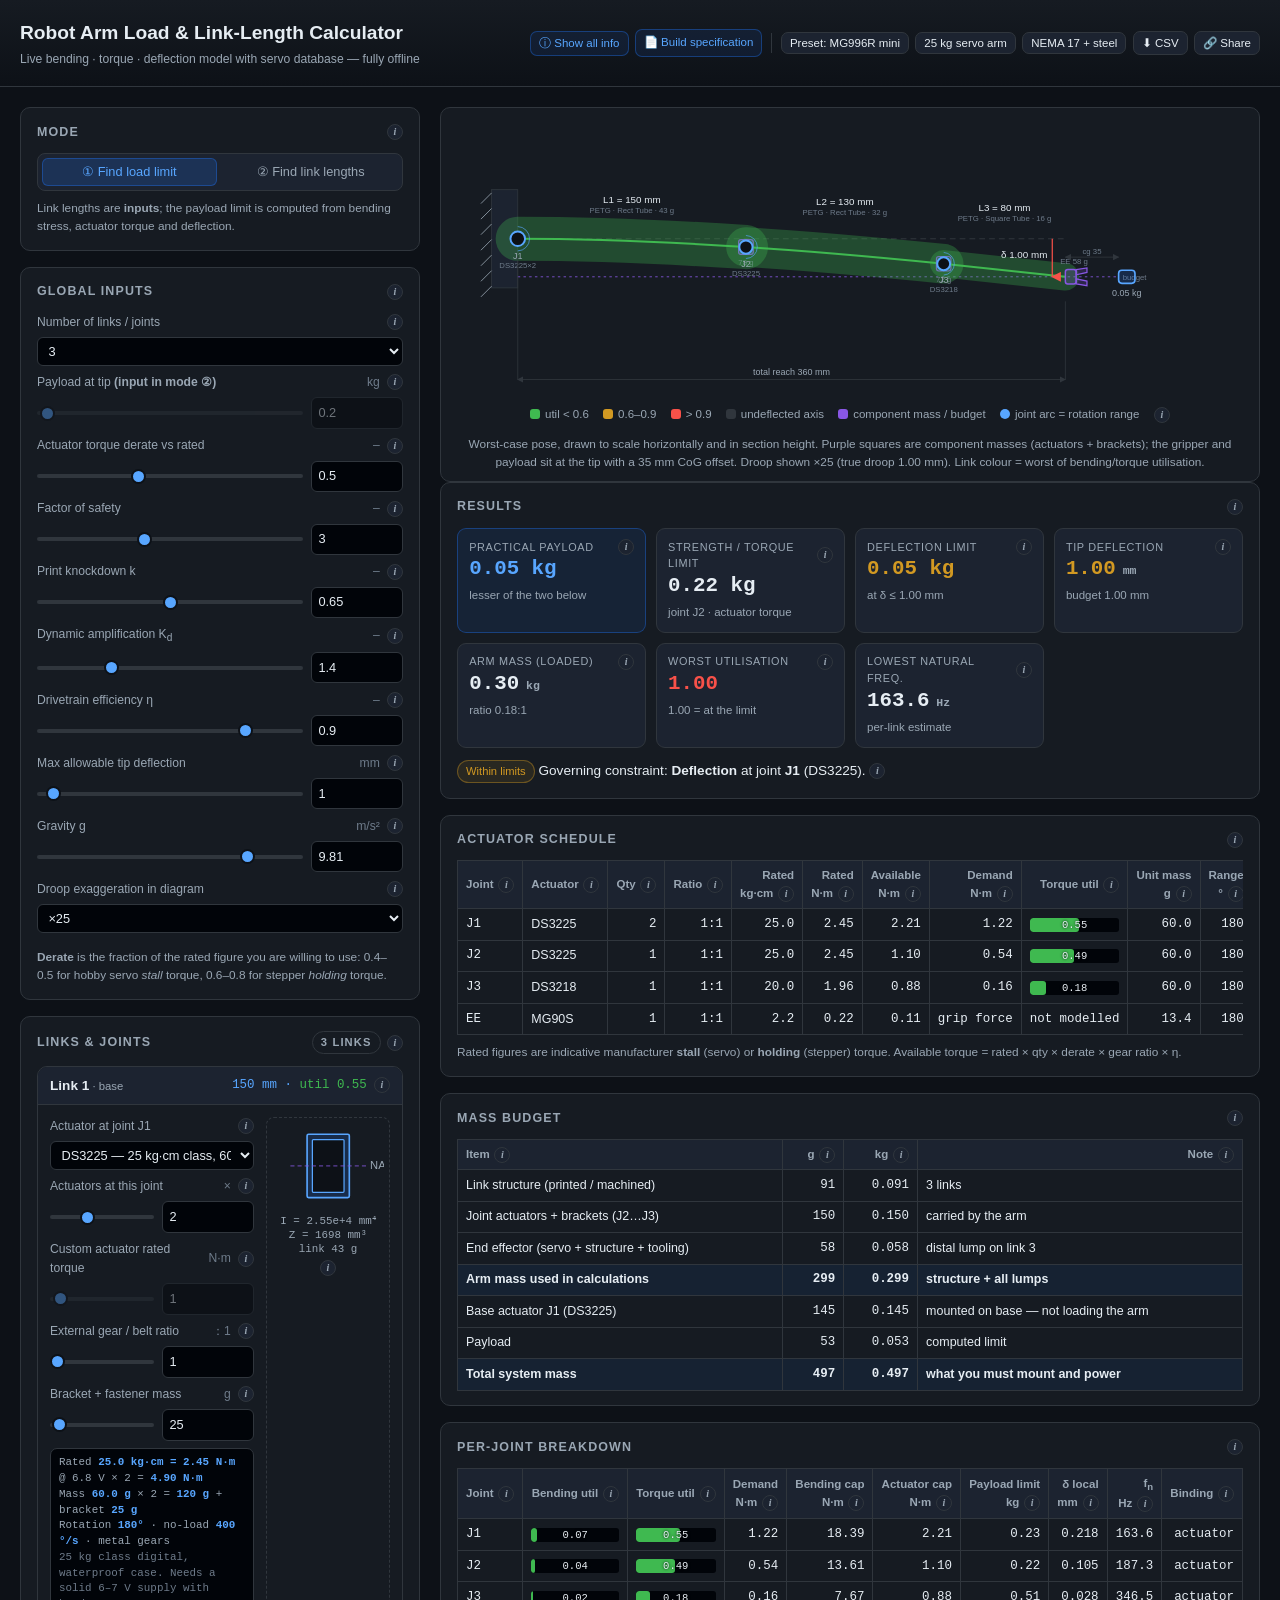
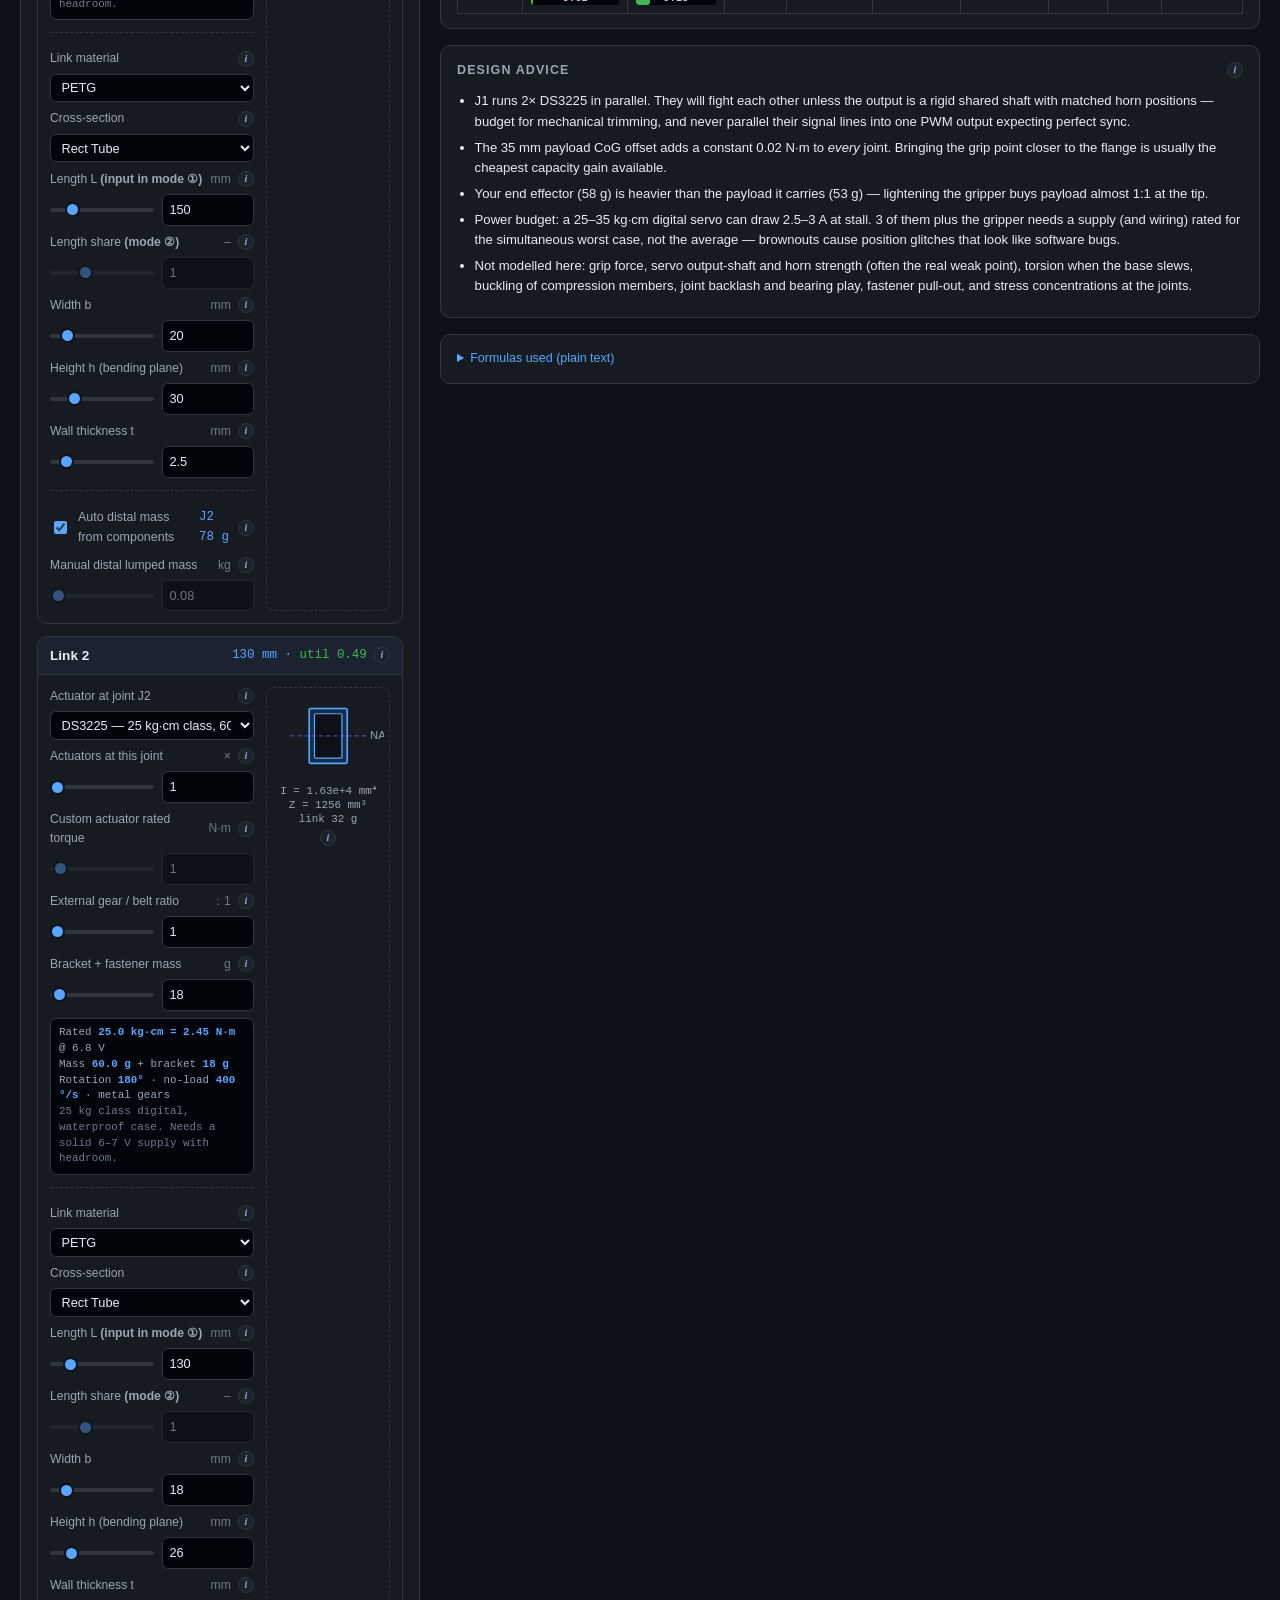
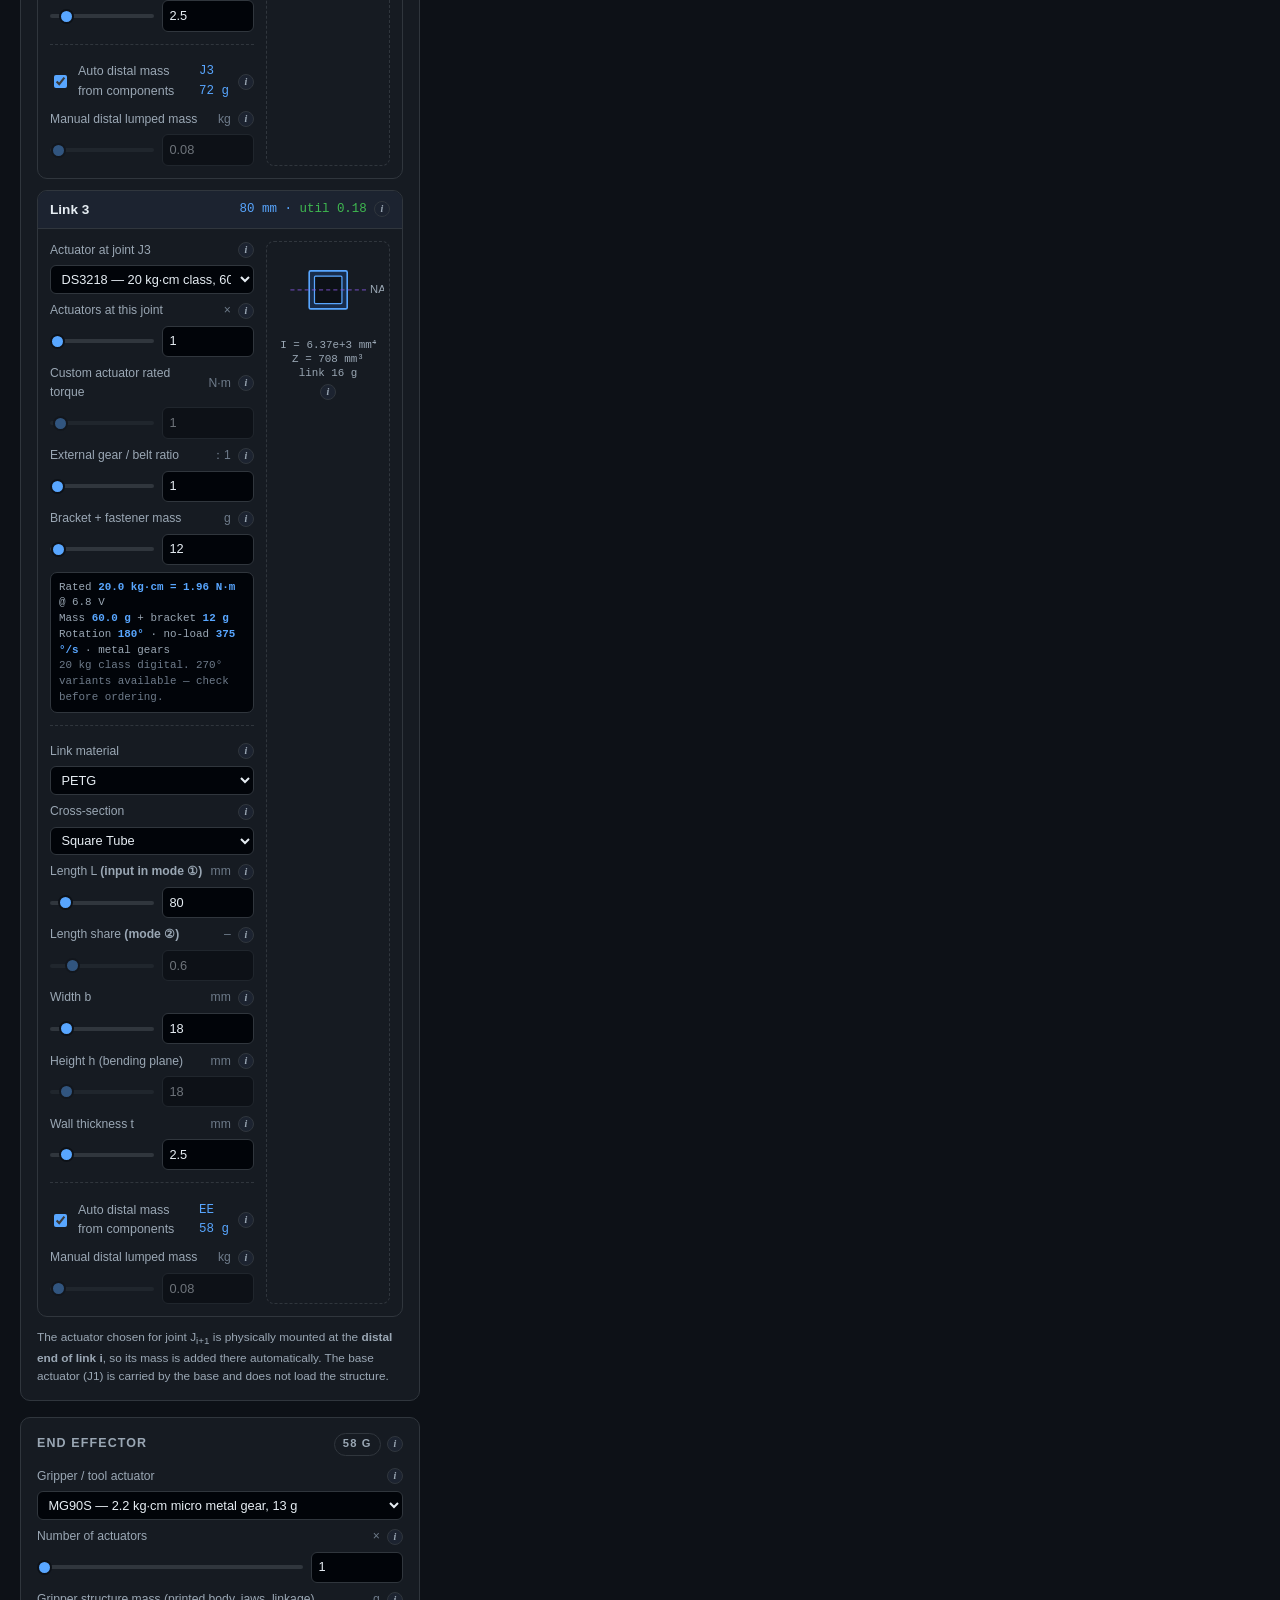
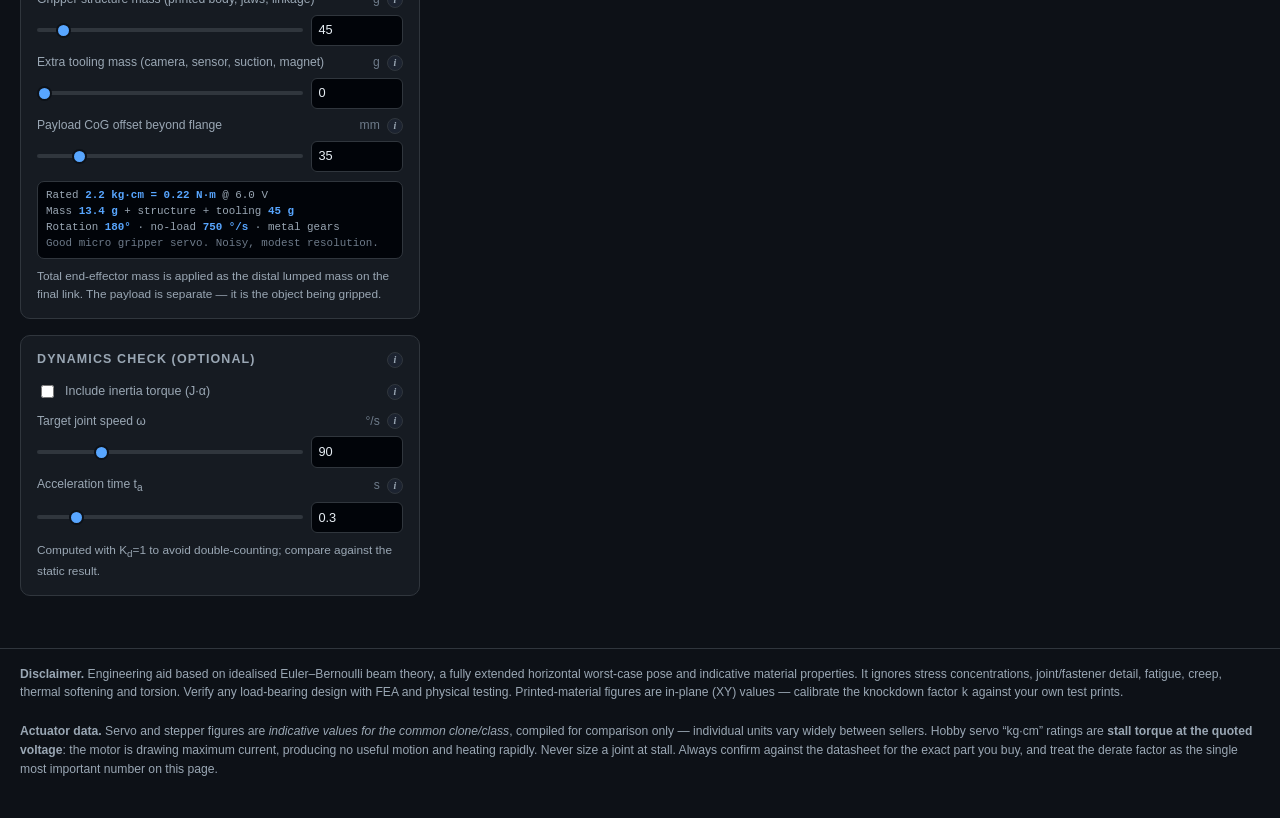
<file: armLiveCalculator.html>
<!DOCTYPE html>
<html lang="en-AU">
<head>
<meta charset="utf-8">
<meta name="viewport" content="width=device-width,initial-scale=1">
<title>Robot Arm Load &amp; Link-Length Calculator — Live</title>
<meta name="description" content="Interactive robot arm calculator: servo selection, payload limit, permissible link lengths, bending stress, motor torque and tip deflection with live scaled diagrams and explanations for every field.">
<style>
:root{--bg:#0d1117;--p1:#161b22;--p2:#1c2330;--ln:#30363d;--tx:#e6edf3;--t2:#9aa7b4;
--ac:#58a6ff;--ok:#3fb950;--wn:#d29922;--bd:#f85149;--vi:#8957e5;--mono:ui-monospace,SFMono-Regular,Consolas,monospace}
*{box-sizing:border-box}
body{margin:0;background:var(--bg);color:var(--tx);font:15px/1.55 -apple-system,BlinkMacSystemFont,"Segoe UI",Roboto,Helvetica,Arial,sans-serif}
header{border-bottom:1px solid var(--ln);background:linear-gradient(180deg,#161b22,#0d1117);padding:1.1rem 1.25rem}
.hd{max-width:1480px;margin:0 auto;display:flex;flex-wrap:wrap;gap:1rem;align-items:center;justify-content:space-between}
h1{font-size:1.2rem;margin:0}
h1 small{display:block;font-weight:400;font-size:.76rem;color:var(--t2);margin-top:.15rem}
.wrap{max-width:1480px;margin:0 auto;padding:1.25rem;display:grid;grid-template-columns:minmax(0,400px) minmax(0,1fr);gap:1.25rem;align-items:start}
.col-r{position:sticky;top:1rem}
.panel{background:var(--p1);border:1px solid var(--ln);border-radius:10px;padding:.9rem 1rem;margin-bottom:1rem}
.panel>h2{font-size:.78rem;text-transform:uppercase;letter-spacing:.09em;color:var(--t2);margin:0 0 .7rem;font-weight:600;display:flex;justify-content:space-between;align-items:center;gap:.5rem}
.panel>h2 .r{display:flex;gap:.4rem;align-items:center}
.hint{font-size:.74rem;color:var(--t2);margin:.5rem 0 0}
/* buttons / modes */
.btn{background:var(--p2);color:var(--tx);border:1px solid var(--ln);border-radius:7px;padding:.4rem .7rem;font-size:.8rem;cursor:pointer}
.btn:hover{border-color:var(--ac)}
.btn.sm{padding:.25rem .5rem;font-size:.72rem}
.btn.prim{border-color:#1f6feb66;background:#1f6feb1a;color:var(--ac)}
.page-link{text-decoration:none;display:inline-block}
.modes{display:flex;gap:.4rem;background:var(--p2);border:1px solid var(--ln);border-radius:8px;padding:.25rem}
.modes button{flex:1;background:none;border:0;color:var(--t2);font-size:.8rem;padding:.4rem .6rem;border-radius:6px;cursor:pointer;white-space:nowrap}
.modes button.on{background:#1f6feb33;color:var(--ac);box-shadow:inset 0 0 0 1px #1f6feb66}
/* ===== info buttons & help boxes ===== */
.ib{flex:0 0 auto;width:16px;height:16px;padding:0;border-radius:50%;border:1px solid var(--ln);
 background:var(--p2);color:var(--t2);font:italic 700 10px/14px Georgia,"Times New Roman",serif;
 cursor:pointer;text-align:center;vertical-align:middle;transition:.12s}
.ib:hover{border-color:var(--ac);color:var(--ac);background:#1f6feb1a}
.ib.on{background:#1f6feb33;border-color:var(--ac);color:var(--ac)}
th .ib{margin-left:.3rem}
.helpbox{position:relative;margin:.4rem 0 .2rem;background:#010409;border:1px solid #1f6feb44;
 border-left:3px solid var(--ac);border-radius:7px;padding:.5rem 1.5rem .55rem .6rem;
 font-size:.76rem;color:var(--t2);line-height:1.52;text-align:left;font-family:inherit;white-space:normal}
.helpbox>b{display:block;color:var(--ac);font-size:.75rem;margin-bottom:.22rem}
.helpbox code{font-family:var(--mono);font-size:.71rem;color:#7ee787;background:#161b22;padding:.05em .3em;border-radius:3px}
.helpbox .hx{position:absolute;top:.28rem;right:.3rem;background:none;border:0;color:var(--t2);cursor:pointer;font-size:.74rem;line-height:1;padding:.1rem .2rem}
.helpbox .hx:hover{color:var(--bd)}
.helpdock{display:grid;gap:.4rem}
.helpdock:empty{display:none}
.fw{position:relative}
.ckrow{display:flex;align-items:center;gap:.5rem}
.ckrow label.ck{flex:1}
/* fields */
.g{display:grid;grid-template-columns:1fr;gap:.45rem}
.nr{display:grid;grid-template-columns:1fr 92px;gap:.35rem .5rem;align-items:center}
.nr>span{grid-column:1/-1;font-size:.76rem;color:var(--t2);display:flex;align-items:center;gap:.45rem}
.nr>span>.lb{flex:1}
.nr>span em{font-style:normal;color:#6e7b8a}
.nr.full{grid-template-columns:1fr}
input[type=range]{-webkit-appearance:none;appearance:none;width:100%;height:4px;background:var(--ln);border-radius:4px;outline:none;margin:.3rem 0}
input[type=range]::-webkit-slider-thumb{-webkit-appearance:none;width:15px;height:15px;border-radius:50%;background:var(--ac);cursor:pointer;border:2px solid #0d1117}
input[type=range]::-moz-range-thumb{width:13px;height:13px;border-radius:50%;background:var(--ac);cursor:pointer;border:2px solid #0d1117}
input[type=number],select{background:#010409;color:var(--tx);border:1px solid var(--ln);border-radius:6px;padding:.3rem .4rem;font:inherit;font-size:.8rem;width:100%}
input[type=number]:focus,select:focus{outline:none;border-color:var(--ac)}
select optgroup{background:#0d1117;color:var(--t2);font-style:normal}
select option{background:#0d1117;color:var(--tx)}
input:disabled,select:disabled{opacity:.42;cursor:not-allowed}
label.ck{display:flex;align-items:center;gap:.5rem;font-size:.78rem;color:var(--t2);padding:.1rem 0}
label.ck input{accent-color:var(--ac)}
/* link cards */
.lc{background:var(--p1);border:1px solid var(--ln);border-radius:10px;margin-bottom:.7rem;overflow:hidden}
.lch{display:flex;align-items:center;justify-content:space-between;gap:.5rem;background:var(--p2);padding:.5rem .75rem;border-bottom:1px solid var(--ln)}
.lch b{font-size:.85rem}.lch b small{color:var(--t2);font-weight:400}
.lch .r{display:flex;align-items:center;gap:.45rem}
.lcl{font-family:var(--mono);font-size:.78rem;color:var(--ac);text-align:right}
.lcb{display:grid;grid-template-columns:minmax(0,1fr) 124px;gap:.75rem;padding:.75rem}
.secbox{border:1px dashed var(--ln);border-radius:8px;padding:.3rem;text-align:center}
.secbox svg{display:block;width:100%;height:auto}
.secbox div{font-size:.68rem;color:var(--t2);font-family:var(--mono);margin-top:.2rem;line-height:1.3}
.spec{background:#010409;border:1px solid var(--ln);border-radius:7px;padding:.4rem .5rem;font-family:var(--mono);font-size:.68rem;color:var(--t2);line-height:1.45}
.spec b{color:var(--ac);font-weight:600}
.sub{border-top:1px dashed var(--ln);margin:.3rem 0 .1rem;padding-top:.45rem}
/* results */
.kpis{display:grid;grid-template-columns:repeat(auto-fit,minmax(150px,1fr));gap:.6rem}
.kpi{background:var(--p2);border:1px solid var(--ln);border-radius:9px;padding:.6rem .7rem}
.kpi>span{display:flex;align-items:center;justify-content:space-between;gap:.3rem;font-size:.68rem;text-transform:uppercase;letter-spacing:.06em;color:var(--t2)}
.kpi b{display:block;font-size:1.3rem;line-height:1.3;font-family:var(--mono)}
.kpi i{font-style:normal;font-size:.72rem;color:var(--t2)}
.kpi.hero{border-color:#1f6feb66;background:#1f6feb1a}
.kpi.hero b{color:var(--ac)}
.v-ok{color:var(--ok)}.v-wn{color:var(--wn)}.v-bd{color:var(--bd)}
.chip{display:inline-block;font-size:.7rem;padding:.12rem .5rem;border-radius:99px;border:1px solid var(--ln);color:var(--t2)}
.chip.ok{color:var(--ok);border-color:#3fb95066;background:#3fb9501a}
.chip.wn{color:var(--wn);border-color:#d2992266;background:#d299221a}
.chip.bd{color:var(--bd);border-color:#f8514966;background:#f851491a}
figure{margin:0;background:var(--p1);border:1px solid var(--ln);border-radius:10px;padding:.5rem}
figure svg{display:block;width:100%;height:auto}
figcaption{font-size:.74rem;color:var(--t2);text-align:center;padding:.35rem 0 .1rem}
.legend{display:flex;flex-wrap:wrap;gap:.9rem;justify-content:center;align-items:center;font-size:.72rem;color:var(--t2);padding:.2rem 0 .35rem}
.legend i{display:inline-block;width:10px;height:10px;border-radius:3px;margin-right:.3rem;vertical-align:-1px}
.scroll{overflow-x:auto}
table{border-collapse:collapse;width:100%;font-size:.78rem;min-width:620px}
th,td{border:1px solid var(--ln);padding:.35rem .5rem;text-align:right;white-space:nowrap}
th{background:var(--p2);color:var(--t2);font-weight:600;font-size:.72rem}
th:first-child,td:first-child{text-align:left}
td{font-family:var(--mono)}
td.nm{font-family:inherit;text-align:left}
.bar{position:relative;height:14px;background:#010409;border-radius:3px;overflow:hidden;min-width:70px}
.bar>i{position:absolute;inset:0 auto 0 0;border-radius:3px}
.bar>span{position:absolute;inset:0;font-size:.66rem;line-height:14px;text-align:center;color:#e6edf3;text-shadow:0 0 3px #000}
table.mb{min-width:0}
table.mb td:first-child{font-family:inherit}
tr.tot td{background:#1f6feb14;font-weight:700;color:var(--tx)}
ul.adv{margin:.3rem 0 0;padding-left:1.1rem;font-size:.82rem}
ul.adv li{margin-bottom:.35rem}
details{font-size:.82rem;color:var(--t2)}
details summary{cursor:pointer;color:var(--ac);font-size:.78rem}
details pre{font-family:var(--mono);font-size:.74rem;white-space:pre-wrap;background:#010409;border:1px solid var(--ln);border-radius:8px;padding:.7rem;color:#7ee787}
svg text{font-family:-apple-system,"Segoe UI",Roboto,sans-serif;fill:#e6edf3;font-size:12px}
svg .lbl{fill:#9aa7b4;font-size:11px}
svg .sml{fill:#6e7b8a;font-size:9.5px}
svg .dim{stroke:#30363d;stroke-width:1}
footer{border-top:1px solid var(--ln);margin-top:1rem;padding:1rem 1.25rem 2.5rem;color:var(--t2);font-size:.76rem}
footer div{max-width:1480px;margin:0 auto}
@media(max-width:1080px){.wrap{grid-template-columns:1fr}.col-r{position:static}}
</style>
</head>
<body>
<header><div class="hd">
  <h1>Robot Arm Load &amp; Link-Length Calculator<small>Live bending · torque · deflection model with servo database — fully offline</small></h1>
  <div style="display:flex;gap:.4rem;flex-wrap:wrap;align-items:center">
    <button class="btn sm prim" id="bHelp">ⓘ Show all info</button>
    <a class="btn sm prim page-link" href="armCalculationsWeb.html">📄 Build specification</a>
    <span style="width:1px;height:20px;background:var(--ln);margin:0 .15rem"></span>
    <button class="btn sm" id="bPreset1">Preset: MG996R mini</button>
    <button class="btn sm" id="bPreset2">25 kg servo arm</button>
    <button class="btn sm" id="bPreset3">NEMA 17 + steel</button>
    <button class="btn sm" id="bCsv">⬇ CSV</button>
    <button class="btn sm" id="bLink">🔗 Share</button>
  </div>
</div></header>
<div class="wrap">
<!-- ================= INPUTS ================= -->
<div class="col-l">
  <div class="panel">
    <h2><span>Mode</span><span class="r"><button type="button" class="ib" data-help="panel.mode" data-dock="#dockMode" title="What is this?">i</button></span></h2>
    <div class="helpdock" id="dockMode"></div>
    <div class="modes">
      <button id="mLoad" class="on">① Find load limit</button>
      <button id="mLen">② Find link lengths</button>
    </div>
    <p id="modeHelp" class="hint"></p>
  </div>
  <div class="panel">
    <h2><span>Global inputs</span><span class="r"><button type="button" class="ib" data-help="panel.glob" data-dock="#dockGlob" title="What is this?">i</button></span></h2>
    <div class="helpdock" id="dockGlob"></div>
    <div class="g" id="globals"></div>
  </div>
  <div class="panel" style="padding-bottom:.4rem">
    <h2><span>Links &amp; joints</span><span class="r"><span class="chip" id="chipN"></span>
      <button type="button" class="ib" data-help="panel.links" data-dock="#dockLinks" title="What is this?">i</button></span></h2>
    <div class="helpdock" id="dockLinks"></div>
    <div id="links"></div>
    <p class="hint" style="padding-bottom:.5rem">The actuator chosen for joint J<sub>i+1</sub> is physically mounted at the <b>distal end of link i</b>, so its mass is added there automatically. The base actuator (J1) is carried by the base and does not load the structure.</p>
  </div>
  <div class="panel">
    <h2><span>End effector</span><span class="r"><span class="chip" id="chipEE"></span>
      <button type="button" class="ib" data-help="panel.ee" data-dock="#dockEE" title="What is this?">i</button></span></h2>
    <div class="helpdock" id="dockEE"></div>
    <div class="g" id="ee"></div>
    <div class="spec" id="eeSpec" style="margin-top:.55rem"></div>
    <p class="hint">Total end-effector mass is applied as the distal lumped mass on the final link. The payload is separate — it is the object being gripped.</p>
  </div>
  <div class="panel">
    <h2><span>Dynamics check (optional)</span><span class="r"><button type="button" class="ib" data-help="panel.dyn" data-dock="#dockDyn" title="What is this?">i</button></span></h2>
    <div class="helpdock" id="dockDyn"></div>
    <div class="fw"><div class="ckrow">
      <label class="ck"><input type="checkbox" id="dynOn"> Include inertia torque (J·α)</label>
      <button type="button" class="ib" data-help="dyn.on" title="What is this?">i</button>
    </div></div>
    <div class="g" id="dyn" style="margin-top:.55rem"></div>
    <p class="hint">Computed with K<sub>d</sub>=1 to avoid double-counting; compare against the static result.</p>
  </div>
</div>
<!-- ================= OUTPUTS ================= -->
<div class="col-r">
  <figure>
    <svg id="arm" viewBox="0 0 980 350" role="img" aria-label="Scaled robot arm diagram with servos, end effector and deflected shape"></svg>
    <div class="legend">
      <span><i style="background:#3fb950"></i>util &lt; 0.6</span>
      <span><i style="background:#d29922"></i>0.6–0.9</span>
      <span><i style="background:#f85149"></i>&gt; 0.9</span>
      <span><i style="background:#30363d"></i>undeflected axis</span>
      <span><i style="background:#8957e5"></i>component mass / budget</span>
      <span><i style="background:#58a6ff;border-radius:50%"></i>joint arc = rotation range</span>
      <button type="button" class="ib" data-help="panel.diag" data-dock="#dockDiag" title="What is this?">i</button>
    </div>
    <div class="helpdock" id="dockDiag"></div>
    <figcaption id="armCap"></figcaption>
  </figure>
  <div class="panel">
    <h2><span>Results</span><span class="r"><button type="button" class="ib" data-help="panel.res" data-dock="#dockRes" title="What is this?">i</button></span></h2>
    <div class="helpdock" id="dockRes"></div>
    <div class="kpis" id="kpis"></div>
    <p id="verdict" style="margin:.75rem 0 0;font-size:.85rem"></p>
    <div class="helpdock" id="dockVerdict" style="margin-top:.4rem"></div>
  </div>
  <div class="panel">
    <h2><span>Actuator schedule</span><span class="r"><button type="button" class="ib" data-help="panel.act" data-dock="#dockAct" title="What is this?">i</button></span></h2>
    <div class="scroll" id="actTbl"></div>
    <div class="helpdock" id="dockAct" style="margin-top:.5rem"></div>
    <p class="hint">Rated figures are indicative manufacturer <b>stall</b> (servo) or <b>holding</b> (stepper) torque. Available torque = rated × qty × derate × gear ratio × η.</p>
  </div>
  <div class="panel">
    <h2><span>Mass budget</span><span class="r"><button type="button" class="ib" data-help="panel.mb" data-dock="#dockMb" title="What is this?">i</button></span></h2>
    <div class="scroll" id="mbTbl"></div>
    <div class="helpdock" id="dockMb" style="margin-top:.5rem"></div>
  </div>
  <div class="panel">
    <h2><span>Per-joint breakdown</span><span class="r"><button type="button" class="ib" data-help="panel.joint" data-dock="#dockJoint" title="What is this?">i</button></span></h2>
    <div class="scroll" id="tbl"></div>
    <div class="helpdock" id="dockJoint" style="margin-top:.5rem"></div>
  </div>
  <div class="panel">
    <h2><span>Design advice</span><span class="r"><button type="button" class="ib" data-help="panel.adv" data-dock="#dockAdv" title="What is this?">i</button></span></h2>
    <div class="helpdock" id="dockAdv"></div>
    <ul class="adv" id="advice"></ul>
  </div>
  <div class="panel"><details><summary>Formulas used (plain text)</summary>
<pre id="formulas">SECTION      A, I about bending axis, c = extreme fibre, Z = I/c
MASS         m_i = A_i * L_i * 1e-9 * rho_i                      [kg]
COMPONENTS   actuator mass at joint Ji sits at distal end of link i-1
             P_i (distal lump of link i) = mass(act J_i+1)*qty + bracket
             P_N (last link)             = EE servo*qty + structure + tooling
REACH        S_i = sum of L_j for j >= i                          [mm]
PAYLOAD ARM  a_i = S_i + cg_offset                                [mm]
SELF WEIGHT  Sig_i = SUM_j>=i [ m_j*(S_i-S_j+L_j/2) + P_j*(S_i-S_j+L_j) ]
DEMAND       M_i = Kd * g * ( Payload*a_i + Sig_i )               [N.mm]
CAPACITY     V_i = Z_i * yield_i * k / FoS         (bending)      [N.mm]
             W_i = T_rated_i * qty_i * derate * ratio_i * eta * 1000
             X_i = MIN(V_i, W_i)
PAYLOAD      P_i = ( X_i/(Kd*g) - Sig_i ) / a_i ; limit = MIN_i   [kg]
DEFLECTION   F_i  = Kd*g*(Payload + P_i + sum of distal m,P)      [N]
             Me_i = Kd*g*(Payload*a_i+1 + Sig_i+1)                [N.mm]
             w_i  = Kd*g*m_i / L_i                                [N/mm]
             th_i = (F L^2/2 + Me L + w L^3/6)/(E I)              [rad]
             d_i  = (F L^3/3 + Me L^2/2 + w L^4/8)/(E I)          [mm]
             droop = SUM d_i + SUM th_i * S_i+1
SERVO TORQUE T[N.m] = T[kg.cm] * 9.80665 / 100
SERVO SPEED  no-load deg/s = 60 / t60 ; expect 50-70% under load
DYNAMICS     J_i = SUM_j>=i [ m_j(L_j^2/12 + dcg^2) + P_j*dl^2 ] + Payload*a_i^2
             T_req = g*(Payload*a_i+Sig_i)/1000 + J_i*alpha       [N.m]
FREQUENCY    f_n ~ (1/2pi) * sqrt(3 E I / (m L^3))                [Hz]</pre></details></div>
</div>
</div>
<footer><div>
<strong>Disclaimer.</strong> Engineering aid based on idealised Euler–Bernoulli beam theory, a fully extended horizontal worst-case pose and indicative material properties. It ignores stress concentrations, joint/fastener detail, fatigue, creep, thermal softening and torsion. Verify any load-bearing design with FEA and physical testing. Printed-material figures are in-plane (XY) values — calibrate the knockdown factor <code>k</code> against your own test prints.
<br><br><strong>Actuator data.</strong> Servo and stepper figures are <em>indicative values for the common clone/class</em>, compiled for comparison only — individual units vary widely between sellers. Hobby servo “kg·cm” ratings are <b>stall torque at the quoted voltage</b>: the motor is drawing maximum current, producing no useful motion and heating rapidly. Never size a joint at stall. Always confirm against the datasheet for the exact part you buy, and treat the derate factor as the single most important number on this page.
</div></footer>
<script>
/* ============ MATERIAL DATA ============ */
const MATS={
 PLA  :{rho:1240,sy:50 ,E:3500  ,tg:55 },
 ABS  :{rho:1040,sy:40 ,E:2100  ,tg:100},
 PETG :{rho:1270,sy:50 ,E:2000  ,tg:75 },
 ASA  :{rho:1070,sy:42 ,E:2000  ,tg:100},
 Steel:{rho:7850,sy:370,E:200000,tg:400}
};
const SECS=['Solid Rod','Hollow Rod','Solid Square','Square Tube','Rectangle','Rect Tube'];
const HOLLOW=s=>s==='Hollow Rod'||s==='Square Tube'||s==='Rect Tube';
const RECT=s=>s==='Rectangle'||s==='Rect Tube';
const ROUND=s=>s==='Solid Rod'||s==='Hollow Rod';
const KGCM=9.80665/100; /* kg.cm -> N.m */
/* ============ ACTUATOR DATABASE ============ */
function sv(o){o.nm=o.nm!==undefined?o.nm:+(o.kgcm*KGCM).toFixed(4);
 o.dps=o.dps!==undefined?o.dps:(o.t60?+(60/o.t60).toFixed(0):0);return o;}
const SERV={
 'None'      :sv({label:'None — joint not actuated',type:'none',kgcm:0,nm:0,mass:0,rot:0,t60:0,volts:'—',gears:'—',note:'No torque capacity at this joint.'}),
 'Custom'    :sv({label:'Custom — enter torque &amp; mass manually',type:'custom',kgcm:0,nm:0,mass:0,rot:360,t60:0,volts:'—',gears:'—',note:'Torque and mass taken from the manual fields.'}),
 'SG90'      :sv({label:'SG90 — 1.8 kg·cm micro, 9 g',type:'servo',kgcm:1.8,mass:9,rot:180,t60:0.10,volts:'4.8 V',gears:'nylon',note:'Nylon gears strip easily; positioning toy only.'}),
 'MG90S'     :sv({label:'MG90S — 2.2 kg·cm micro metal gear, 13 g',type:'servo',kgcm:2.2,mass:13.4,rot:180,t60:0.08,volts:'6.0 V',gears:'metal',note:'Good micro gripper servo. Noisy, modest resolution.'}),
 'MG92B'     :sv({label:'MG92B — 3.5 kg·cm micro metal gear, 14 g',type:'servo',kgcm:3.5,mass:13.8,rot:180,t60:0.08,volts:'6.0 V',gears:'metal',note:'Stronger micro option for wrists and grippers.'}),
 'MG995'     :sv({label:'MG995 — 10 kg·cm standard, 55 g',type:'servo',kgcm:10,mass:55,rot:180,t60:0.17,volts:'6.0 V',gears:'metal',note:'Analogue, large deadband; MG996R is a better buy.'}),
 'MG996R'    :sv({label:'MG996R — 11 kg·cm standard, 55 g',type:'servo',kgcm:11,mass:55,rot:180,t60:0.17,volts:'6.0 V',gears:'metal',note:'Ubiquitous and cheap. Coreless clone quality varies hugely; real stall often 7–9 kg·cm.'}),
 'DS3218'    :sv({label:'DS3218 — 20 kg·cm class, 60 g',type:'servo',kgcm:20,mass:60,rot:180,t60:0.16,volts:'6.8 V',gears:'metal',note:'20 kg class digital. 270° variants available — check before ordering.'}),
 'DS3225'    :sv({label:'DS3225 — 25 kg·cm class, 60 g',type:'servo',kgcm:25,mass:60,rot:180,t60:0.15,volts:'6.8 V',gears:'metal',note:'25 kg class digital, waterproof case. Needs a solid 6–7 V supply with headroom.'}),
 'DS3230'    :sv({label:'DS3230 — 30 kg·cm class, 60 g',type:'servo',kgcm:30,mass:60,rot:270,t60:0.13,volts:'6.8 V',gears:'metal',note:'30 kg class. Peak current can exceed 3 A — size wiring and BEC accordingly.'}),
 'DS3235'    :sv({label:'DS3235 — 35 kg·cm class, 60 g',type:'servo',kgcm:35,mass:60,rot:270,t60:0.13,volts:'6.8 V',gears:'steel',note:'35 kg class steel gear. Output shaft and horn become the weak link.'}),
 'RDS5160'   :sv({label:'RDS5160 — 60–65 kg·cm, 160 g',type:'servo',kgcm:65,mass:160,rot:270,t60:0.12,volts:'7.4 V',gears:'steel',note:'Large 1/5-scale case. Heavy — its own mass loads the link below it.'}),
 'LX-16A'    :sv({label:'LX-16A bus servo — 17 kg·cm, 52 g',type:'servo',kgcm:17,mass:52,rot:240,t60:0.16,volts:'7.4 V',gears:'metal',note:'Serial bus with position feedback — far easier to control than PWM.'}),
 'AX-12A'    :sv({label:'Dynamixel AX-12A — 15.3 kg·cm, 55 g',type:'servo',kgcm:15.3,mass:54.6,rot:300,t60:0.169,volts:'12 V',gears:'engineering plastic',note:'True feedback, temperature and load reporting. Expensive but honest specs.'}),
 'XL430'     :sv({label:'Dynamixel XL430-W250 — 1.4 N·m, 57 g',type:'servo',nm:1.4,kgcm:14.3,mass:57.2,rot:360,t60:0.19,volts:'12 V',gears:'engineering plastic',note:'360° continuous or position mode, current-based torque control.'}),
 'NEMA14'    :sv({label:'NEMA 14 stepper — 0.14 N·m, 150 g',type:'stepper',nm:0.14,kgcm:1.43,mass:150,rot:360,t60:0,dps:720,volts:'12–24 V',gears:'direct',note:'Add a planetary or belt reduction via the gear ratio field.'}),
 'NEMA17-P'  :sv({label:'NEMA 17 pancake — 0.22 N·m, 200 g',type:'stepper',nm:0.22,kgcm:2.24,mass:200,rot:360,t60:0,dps:720,volts:'12–24 V',gears:'direct',note:'Short body, good where mass matters. Needs reduction.'}),
 'NEMA17'    :sv({label:'NEMA 17 standard 40 mm — 0.45 N·m, 280 g',type:'stepper',nm:0.45,kgcm:4.59,mass:280,rot:360,t60:0,dps:720,volts:'12–24 V',gears:'direct',note:'Workhorse. Holding torque falls steeply with speed — check the torque–speed curve.'}),
 'NEMA17-L'  :sv({label:'NEMA 17 long 48 mm — 0.65 N·m, 400 g',type:'stepper',nm:0.65,kgcm:6.63,mass:400,rot:360,t60:0,dps:600,volts:'12–24 V',gears:'direct',note:'Heavy for a distal joint; best at the base.'}),
 'NEMA23'    :sv({label:'NEMA 23 — 1.26 N·m, 700 g',type:'stepper',nm:1.26,kgcm:12.85,mass:700,rot:360,t60:0,dps:600,volts:'24–36 V',gears:'direct',note:'Base joints only — 700 g at a distal joint destroys your payload ratio.'})
};
const SGROUPS=[
 ['Micro servo',['SG90','MG90S','MG92B']],
 ['Standard servo',['MG995','MG996R']],
 ['High-torque digital servo',['DS3218','DS3225','DS3230','DS3235','RDS5160']],
 ['Smart / bus servo',['LX-16A','AX-12A','XL430']],
 ['Stepper motor',['NEMA14','NEMA17-P','NEMA17','NEMA17-L','NEMA23']],
 ['Other',['None','Custom']]
];
const SK=k=>SERV[k]||SERV.None;

/* ============ HELP CONTENT ============ */
const HELP={
/* --- panels --- */
'panel.mode':['Two solving directions','<b>Mode ①</b> treats your link lengths as fixed and answers “how much can it lift?”. <b>Mode ②</b> treats the payload as fixed and answers “how long can the links be?” — it searches total reach until the worst constraint sits exactly at 1.00. Everything else (materials, sections, actuators) is an input in both modes.'],
'panel.glob':['Global inputs','Values that apply to the whole arm: how many joints, the safety and derating assumptions, your accuracy target, and the payload. The four factors <code>FoS</code>, <code>k</code>, <code>K<sub>d</sub></code> and <code>derate</code> together decide how conservative every result is — they matter more than any single dimension.'],
'panel.links':['Links &amp; joints','One card per link, numbered from the base outwards. Each card holds the actuator driving that joint, the link’s material and cross-section, and its length. Because the arm is a serial chain, <b>joint 1 carries everything</b> — mass added at the tip loads every joint below it.'],
'panel.ee':['End effector','The gripper or tool bolted to the last link. Its total mass is applied as a lumped load at the very tip, which is the worst possible place for mass to sit. The <b>payload</b> is separate — that is the object being held.'],
'panel.dyn':['Dynamics check','Static gravity torque is only half the story: accelerating the arm needs extra torque <code>T = J·α</code>, where J is the rotational inertia about the joint. Tick the box, set a target speed and acceleration time, and the per-joint table gains a dynamic torque column and headroom check.'],
'panel.diag':['Reading the diagram','The arm is drawn in its <b>worst-case pose</b>: fully extended, horizontal, gravity straight down. Horizontal distance and section height are to scale; the droop is exaggerated so you can see it. Link colour shows the worst of bending/torque utilisation, purple squares are component masses at each joint, the dashed grey line is the undeflected axis, and the dashed purple line is your deflection budget.'],
'panel.res':['Results','The headline numbers. In mode ① the hero figure is the payload you can actually use — the lesser of the strength/torque limit and the deflection limit. In mode ② it is the maximum reach, with the solved length of each link beside it.'],
'panel.act':['Actuator schedule','Every joint’s actuator with its catalogue figures, what torque is actually available after derating and gearing, and what the arm demands of it. The last row is the gripper: its torque drives grip force, which this tool does not model.'],
'panel.mb':['Mass budget','Where the arm’s mass lives. Structure is the printed or machined links; the actuator rows are motors and brackets carried <i>by</i> the arm. The base actuator is listed separately because it sits on the base and loads nothing. The final total is what you must mount and power.'],
'panel.joint':['Per-joint breakdown','One row per joint showing how close it is to each of the three limits. The joint with the highest utilisation is your bottleneck — fix that one first, because improving any other joint changes nothing.'],
'panel.adv':['Design advice','Automatically generated notes based on your current numbers. They name the binding joint, suggest the specific fix, and flag practical traps (servo duty cycles, PLA creep, power draw) that the equations alone will not warn you about.'],
/* --- global inputs --- */
'g.N':['Number of links / joints','How many powered joints the arm has, counted from the base. Link 1 is nearest the base and carries the most load. Cards beyond this number are hidden and excluded from every calculation.'],
'g.payload':['Payload at the tip','The mass of the object you want to carry, <b>not</b> including the gripper. It acts at the tip plus the CoG offset, giving it the longest lever arm on the arm — which is why a small payload increase costs so much torque. Editable in mode ② only; in mode ① it is the computed answer.'],
'g.derate':['Actuator torque derate','The fraction of the catalogue torque you allow yourself to use. Hobby servo kg·cm figures are <b>stall</b> torque: the rotor is locked, current is maximal and the motor is cooking. Use <b>0.4–0.5</b> for servos, <b>0.6–0.8</b> for stepper holding torque. This is the single most consequential number on the page.'],
'g.fos':['Factor of safety','Divides the material’s yield strength to give the allowable stress. <b>2.5</b> for metal, <b>3–4</b> for printed parts where strength varies between prints. Covers material scatter, load uncertainty and the gap between a tidy model and a real joint.'],
'g.k':['Print knockdown factor k','Multiplies datasheet strength to reflect what a printed part actually achieves: layer bonds, voids and infill. <b>0.55–0.7</b> is realistic for good FDM; use <b>1.0</b> for steel. Calibrate it by breaking a test coupon of your own printing.'],
'g.kd':['Dynamic amplification K<sub>d</sub>','A blunt multiplier on all gravity loads to account for acceleration, jerk and shock. <b>1.3</b> for slow, smooth motion; <b>1.5–2.0</b> for fast start–stop or a payload that gets snatched. Use the dynamics panel below for a proper inertia calculation instead of guessing here.'],
'g.eta':['Drivetrain efficiency η','The fraction of motor torque that reaches the joint after the transmission. Roughly <b>0.9</b> spur gears, <b>0.8</b> belt, <b>0.7</b> worm. Direct-drive servos are already geared internally, so their rating is at the output — leave η near 0.9 unless you add your own reduction.'],
'g.dmax':['Max allowable tip deflection','Your accuracy budget: how far the tip may sag under load before the arm is useless for the task. <b>0.5–1 mm</b> for pick-and-place of small parts; several mm is fine for a camera arm. This single number usually decides the payload of a printed arm.'],
'g.g':['Gravity','9.81 m/s² at sea level. Change it only for a deliberately different environment — it scales every load linearly.'],
'g.exag':['Droop exaggeration','Display only — multiplies the drawn deflection so a sub-millimetre sag is visible on screen. It never affects the numbers. The caption always states the true droop.'],
'g.omega':['Target joint speed ω','How fast you want the joint to slew, in degrees per second. 90 °/s is a brisk but sane desktop arm. Compare it with the no-load speed in the actuator schedule: a loaded servo reaches only 50–70% of its catalogue figure.'],
'g.ta':['Acceleration time t<sub>a</sub>','How long the joint takes to reach ω from rest. Angular acceleration <code>α = ω / t<sub>a</sub></code>, and inertia torque is <code>J·α</code> — so halving this time doubles the extra torque demanded. Smoothing your motion profile is the cheapest way to fix a dynamics failure.'],
'dyn.on':['Include inertia torque','When ticked, the per-joint table adds the torque needed to accelerate the arm, not just hold it up. Computed with K<sub>d</sub> = 1 so it does not double-count the blunt dynamic factor — treat it as an independent cross-check of the static result.'],
/* --- end effector --- */
'e.act':['Gripper / tool actuator','The servo that opens and closes the gripper. Its mass is carried at the tip, which is why a 9 g SG90 is often the right answer even when it is marginal on grip force. Its torque is <i>not</i> part of the arm’s joint capacity — grip force is a separate calculation this tool does not perform.'],
'e.qty':['Number of gripper actuators','Multiplies both mass and torque. Two servos are common for an independent-jaw or wrist-plus-grip design.'],
'e.struct':['Gripper structure mass','The printed body, jaws, pins and linkage of the gripper — everything except the servo and tooling. Weigh it if you have it; a typical printed two-finger gripper body is 30–80 g.'],
'e.tool':['Extra tooling mass','Anything else bolted to the tip: camera, sensor, suction cup, magnet, LED ring, cabling. All of it acts at the worst possible lever arm, so it is worth weighing rather than estimating.'],
'e.cg':['Payload CoG offset','How far the payload’s centre of gravity sits <i>beyond</i> the end-effector flange. The arm sees <code>reach + offset</code> as the lever arm, so an 80 mm offset on a 400 mm arm adds 20% to every joint moment. Gripping closer to the flange is usually the cheapest capacity gain available.'],
/* --- link fields --- */
'l.act':['Actuator at this joint','The motor driving this joint. Pick from the database and the panel below shows its torque, mass, rotation range and speed. Note the physical arrangement: this actuator’s <b>mass is applied to the previous link’s distal end</b>, because that is where it is bolted. The base actuator (J1) sits on the base and loads nothing.'],
'l.qty':['Actuators at this joint','Two servos on a common output shaft double the torque and the mass. Mechanically fiddly — they fight each other unless the horns are trimmed to match — but it is a legitimate way to get past a torque limit without buying a bigger class.'],
'l.tq':['Custom actuator rated torque','Only active when the actuator is set to <b>Custom</b>. Enter the rated output torque in N·m (divide kg·cm by 10.2). The global derate still applies on top of it.'],
'l.gr':['External gear / belt ratio','Any reduction you add <i>outside</i> the actuator — belt, planetary or spur stage. Torque multiplies by the ratio, speed divides by it, and reflected inertia divides by the ratio squared. Steppers almost always need 5–30:1 here; servos usually run 1:1 because their gearbox is internal.'],
'l.hw':['Bracket + fastener mass','The printed or machined bracket, bearings, pins, screws and heat-set inserts at this joint — everything except the actuator itself. Easy to underestimate; 15–30 g is typical for a servo-class joint. With a Custom actuator, put the whole actuator mass here.'],
'l.mat':['Link material','Sets density, yield strength and stiffness (E). Stiffness is what usually matters: PLA is the stiffest common filament at ~3.5 GPa, PETG and ASA around 2 GPa, steel at 200 GPa — about 60× stiffer than any plastic here.'],
'l.sec':['Cross-section','The link’s profile. Hollow sections remove material from near the neutral axis where it barely contributes, so a tube gives far more stiffness per gram than a solid bar. Selecting a solid type disables the wall thickness field; selecting a round type disables the separate height.'],
'l.L':['Link length','Centre-to-centre distance to the next joint. Bending moment grows <b>linearly</b> with length but deflection grows with <b>L³</b> — so a 25% longer link droops almost twice as much. Editable in mode ①; in mode ② it is the solved output.'],
'l.share':['Length share','Mode ② only. The <i>proportion</i> of total reach given to this link. The solver scales total reach up or down while keeping these proportions, so only the ratios between links matter — 2/1/0.5 behaves identically to 4/2/1.'],
'l.d1':['Outside diameter / width','For round sections, the outside diameter. For square and rectangular sections, the width <b>b</b> — the horizontal dimension in the worst-case pose. Width contributes to bending stiffness only linearly, so it is the cheaper dimension to trim.'],
'l.d2':['Height in the bending plane','The vertical dimension <b>h</b> when the arm is horizontal, used by rectangular sections only. This is the dimension that earns stiffness: <code>I = bh³/12</code>, so doubling h multiplies bending stiffness by eight. If one number is worth increasing, it is this one.'],
'l.t':['Wall thickness','Wall thickness of a hollow section. Thin walls are efficient but must stay printable (≥ 2–3 perimeters, so ~1.6 mm+) and avoid local buckling. If the wall reaches half the section size the profile is effectively solid and the tool warns you.'],
'l.auto':['Auto distal mass from components','When ticked, the mass at this link’s far end is assembled from your component choices: the next joint’s actuator(s) plus its bracket, or for the final link the whole end effector. The readout shows what was used. Untick to override with a single measured figure.'],
'l.lump':['Manual distal lumped mass','A single mass applied at the far end of this link, used instead of the auto component total. Handy if you have weighed the real assembly, or want to model something the component fields do not cover. Only editable when auto is off.'],
'l.sect':['Section properties','Computed from your dimensions. <b>I</b> (mm⁴) is the second moment of area — resistance to bending, driving deflection. <b>Z = I/c</b> (mm³) is the section modulus, driving peak stress via <code>σ = M/Z</code>. The last line is the link’s own mass from material density × volume.'],
'l.hdr':['Link summary','Current length and the worst utilisation at this joint — the higher of bending and torque, where 1.00 means exactly at the allowable limit. Green is comfortable, amber is tight, red is over.'],
/* --- KPIs --- */
'k.payload':['Practical payload','What the arm can actually carry: the <b>lesser</b> of the strength/torque limit and the deflection limit shown beside it. This is the number to quote, because an arm that holds the load while sagging 5 mm has not done the job.'],
'k.strength':['Strength / torque limit','The payload at which the first joint reaches either its allowable bending stress or its derated actuator torque. The caption names the joint and which of the two binds. Safety factors and the derate are already applied.'],
'k.defl':['Deflection limit','The payload at which tip droop reaches your allowable budget, found by solving the beam equations backwards. On printed arms this is nearly always the smaller of the two limits — stiffness fails long before strength.'],
'k.reach':['Max total reach','Mode ② result: the longest total arm, base to flange, that still satisfies every constraint with your stated payload. Individual link lengths follow from the shares you set.'],
'k.maxL':['Max link length','The solved length of this link at the limiting total reach, following your length-share proportions. Change the share to redistribute reach between links without altering the total.'],
'k.dtip':['Tip deflection','Total droop at the tip in the worst-case pose. It is not just one beam bending: each link’s own sag plus the <i>slope</i> it hands to everything outboard, which is why droop compounds down a long chain. Compared against your budget and colour-coded.'],
'k.mass':['Arm mass (loaded)','Link structure plus every mass the arm carries — joint actuators, brackets and the end effector — but not the base actuator. The ratio beneath is payload ÷ arm mass; below about 0.15:1 most of your torque is just lifting the robot.'],
'k.util':['Worst utilisation','The single highest of all bending, torque and deflection utilisations across the arm. <b>1.00 means exactly at the limit.</b> Mode ② solves reach until this equals 1.00; in mode ① anything under 0.9 is comfortable.'],
'k.fn':['Lowest natural frequency','First bending mode of the weakest link, treated as a cantilever. A floppy arm oscillates rather than breaks: keep commanded motion below roughly one-fifth of this frequency or you will fight ringing forever in control tuning.'],
'k.verdict':['Verdict','Names the governing constraint and the joint where it bites. Fixing anything else changes nothing until this one is addressed — which is the whole point of tracking utilisation per joint.'],
/* --- actuator table --- */
'a.joint':['Joint','Joints numbered from the base. The final row is the end effector, which does not carry the arm.'],
'a.name':['Actuator','The selected part. Figures come from the built-in database of indicative values for the common clone of each class — always confirm against the datasheet of the unit you actually buy.'],
'a.qty':['Quantity','Actuators ganged on this joint’s output. Multiplies both torque and mass.'],
'a.ratio':['Gear ratio','External reduction you have added. Torque multiplies, speed divides.'],
'a.kgcm':['Rated torque (kg·cm)','The hobby-servo convention: the torque at a 1 cm radius expressed as an equivalent mass. It is a <b>stall</b> figure. Convert with <code>N·m = kg·cm × 0.0981</code>.'],
'a.nm':['Rated torque (N·m)','The same rating in SI units, per actuator, before quantity, derate, gearing or efficiency are applied.'],
'a.avail':['Available torque','What the joint can genuinely deliver: <code>rated × qty × derate × ratio × η</code>. This is the number compared against demand, and it is deliberately well below the catalogue figure.'],
'a.demand':['Demand torque','What gravity asks of this joint in the worst-case pose, including the dynamic factor K<sub>d</sub>: payload at its full lever arm plus every distal link, actuator and bracket at theirs.'],
'a.util':['Torque utilisation','Demand ÷ available. Over 1.00 the joint cannot hold the pose. Above about 0.8 on a servo, expect buzzing, heat and position drift well before any mechanical failure.'],
'a.mass':['Unit mass','Mass of one actuator. Remember it is carried by the link <i>below</i> this joint, so a heavy distal motor is penalised by every joint inboard of it.'],
'a.range':['Rotation range','Usable travel of the output shaft. Most hobby servos give 180°, some high-torque units 270°; steppers and some bus servos are continuous. This directly limits your reachable workspace, so check it against the poses you need.'],
'a.dps':['No-load speed','Catalogue speed with nothing attached, derived from the sec/60° figure. Under real load expect <b>50–70%</b> of this. Compare with your target ω in the dynamics panel.'],
/* --- mass budget --- */
'm.item':['Item','Each contribution to system mass, separated so you can see what to attack. Distal mass is always the most expensive — it loads every joint beneath it and adds inertia by distance squared.'],
'm.g':['Mass in grams','Convenient for comparing against component datasheets and kitchen-scale measurements.'],
'm.kg':['Mass in kilograms','The unit used internally by every calculation on this page.'],
'm.note':['Note','Where the mass sits and whether it loads the arm structure. The base actuator is excluded from arm loading because the base carries it directly.'],
/* --- joint table --- */
'j.joint':['Joint','Numbered from the base outwards. Joint 1 carries the whole arm and is usually the bottleneck.'],
'j.bend':['Bending utilisation','Applied moment ÷ allowable moment of the link cross-section, where allowable already includes FoS and the print knockdown. Over 1.00 the link is predicted to yield.'],
'j.torque':['Torque utilisation','Applied moment ÷ derated actuator capacity. Over 1.00 the joint cannot hold the pose, and a servo in that state is stalled — drawing maximum current and heating fast.'],
'j.demand':['Demand moment','Worst-case moment at this joint: <code>K<sub>d</sub>·g·(payload × lever arm + all distal masses × their arms)</code>. Shown in N·m for comparison with motor ratings.'],
'j.bendcap':['Bending capacity','<code>Z × yield × k ÷ FoS</code> — what the cross-section can take. Increase it with section height, a tube profile, or a stiffer material.'],
'j.actcap':['Actuator capacity','<code>rated × qty × derate × ratio × η</code> — what the motor can deliver. Increase it with gearing, a bigger class, or doubling up.'],
'j.payload':['Payload limit from this joint','The payload at which <i>this</i> joint alone reaches its governing capacity. The arm’s limit is the smallest value in this column; every other joint has slack.'],
'j.defl':['Local deflection','This link’s own sag, from its tip load, the moment handed back by the outboard chain, and its own distributed weight. Total tip droop adds every link’s sag plus the slope each one contributes.'],
'j.fn':['Natural frequency','First cantilever bending mode of this link. Low values mean visible wobble and difficult control tuning, regardless of how strong the link is.'],
'j.treq':['Dynamic torque required','Gravity torque plus inertia torque <code>J·α</code> for your chosen speed and acceleration time. Red means it exceeds what the actuator can deliver.'],
'j.head':['Dynamic headroom','Available torque minus dynamic demand. Negative means the joint cannot achieve the commanded motion — lengthen the acceleration time or lower the target speed.'],
'j.bind':['Binding constraint','Which limit is lower at this joint: the structure (<b>bending</b>) or the motor (<b>actuator</b>). It tells you whether to spend money on filament and geometry or on a better motor.']
};

/* ============ STATE ============ */
const L_=o=>Object.assign({L:150,share:1,mat:'PETG',sec:'Rect Tube',d1:20,d2:30,t:2.5,
 act:'DS3225',qty:1,hw:15,auto:true,lump:0.08,tq:1,gr:1},o);
function defaults(){return{
 mode:'load',N:3,fos:3,k:0.65,g:9.81,kd:1.4,eta:0.9,derate:0.5,dmax:1.0,payload:0.2,
 exag:25,dyn:false,omega:90,ta:0.3,
 ee:{act:'MG90S',qty:1,struct:45,tool:0,cg:35},
 links:[
  L_({L:150,share:1,  mat:'PETG',sec:'Rect Tube',   d1:20,d2:30,t:2.5,act:'DS3225',qty:2,hw:25}),
  L_({L:130,share:1,  mat:'PETG',sec:'Rect Tube',   d1:18,d2:26,t:2.5,act:'DS3225',qty:1,hw:18}),
  L_({L:80, share:0.6,mat:'PETG',sec:'Square Tube', d1:18,d2:18,t:2.5,act:'DS3218',qty:1,hw:12}),
  L_({L:70, share:0.5,mat:'PLA', sec:'Solid Square',d1:14,d2:14,t:0,  act:'MG996R',qty:1,hw:10}),
  L_({L:60, share:0.4,mat:'PLA', sec:'Solid Rod',   d1:12,d2:12,t:0,  act:'MG90S', qty:1,hw:8}),
  L_({L:50, share:0.3,mat:'PLA', sec:'Solid Rod',   d1:10,d2:10,t:0,  act:'MG90S', qty:1,hw:6})]
};}
const PRESETS={
 1:{N:3,fos:3.5,k:0.6,kd:1.5,eta:0.9,derate:0.45,dmax:1.5,payload:0.1,
  ee:{act:'SG90',qty:1,struct:30,tool:0,cg:28},
  links:[
   L_({L:110,share:1,  mat:'PLA',sec:'Square Tube', d1:20,d2:20,t:2.5,act:'MG996R',qty:1,hw:18}),
   L_({L:95, share:1,  mat:'PLA',sec:'Square Tube', d1:18,d2:18,t:2.5,act:'MG996R',qty:1,hw:14}),
   L_({L:60, share:0.6,mat:'PLA',sec:'Solid Square',d1:14,d2:14,t:0,  act:'MG90S', qty:1,hw:10})]},
 2:{N:3,fos:3,k:0.68,kd:1.4,eta:0.9,derate:0.5,dmax:1.0,payload:0.25,
  ee:{act:'MG92B',qty:1,struct:55,tool:0,cg:40},
  links:[
   L_({L:180,share:1,  mat:'PETG',sec:'Rect Tube',  d1:24,d2:36,t:3,act:'DS3235',qty:2,hw:30}),
   L_({L:150,share:1,  mat:'PETG',sec:'Rect Tube',  d1:20,d2:30,t:3,act:'DS3225',qty:1,hw:20}),
   L_({L:90, share:0.6,mat:'ASA', sec:'Square Tube',d1:18,d2:18,t:2.5,act:'DS3218',qty:1,hw:14})]},
 3:{N:3,fos:2.5,k:1,kd:1.6,eta:0.85,derate:0.7,dmax:0.5,payload:1,
  ee:{act:'MG996R',qty:1,struct:120,tool:0,cg:50},
  links:[
   L_({L:380,share:1,  mat:'Steel',sec:'Square Tube',d1:30,d2:30,t:2,act:'NEMA23',  qty:1,hw:120,gr:30}),
   L_({L:300,share:1,  mat:'Steel',sec:'Square Tube',d1:25,d2:25,t:2,act:'NEMA17-L',qty:1,hw:80, gr:25}),
   L_({L:160,share:0.5,mat:'Steel',sec:'Hollow Rod', d1:20,d2:20,t:2,act:'NEMA17-P',qty:1,hw:50, gr:15})]}
};
let S=defaults();
const OPEN=new Set();

/* ============ COMPONENT MASS INTEGRATION ============ */
function actMass(i){const o=S.links[i],s=SK(o.act);
 const n=(s.type==='none'||s.type==='custom')?0:Math.max(1,+o.qty||1);
 return s.mass*n/1000+(+o.hw||0)/1000;}
function eeMass(){const e=S.ee,s=SK(e.act);
 const n=(s.type==='none'||s.type==='custom')?0:Math.max(1,+e.qty||1);
 return s.mass*n/1000+(+e.struct||0)/1000+(+e.tool||0)/1000;}
function lumpOf(i){
 if(!S.links[i].auto)return Math.max(0,+S.links[i].lump||0);
 return i===S.N-1?eeMass():actMass(i+1);
}
function tqUnit(i){const o=S.links[i],s=SK(o.act);
 return s.type==='custom'?Math.max(0,+o.tq||0):s.nm;}
function tqJoint(i){const o=S.links[i],s=SK(o.act);
 const n=(s.type==='none'||s.type==='custom')?1:Math.max(1,+o.qty||1);
 return tqUnit(i)*(s.type==='none'?0:n);}

/* ============ MECHANICS ============ */
function sectionProps(sec,d1,d2,t){
 d1=Math.max(0,+d1||0);d2=Math.max(0,+d2||0);t=Math.max(0,+t||0);
 let A=0,I=0,c=0,h=0,bad=false;const P4=Math.PI/4,P64=Math.PI/64;
 if(sec==='Solid Rod'){A=P4*d1*d1;I=P64*d1**4;c=d1/2;h=d1;}
 else if(sec==='Hollow Rod'){const d=Math.max(0,d1-2*t);A=P4*(d1*d1-d*d);I=P64*(d1**4-d**4);c=d1/2;h=d1;bad=2*t>=d1;}
 else if(sec==='Solid Square'){A=d1*d1;I=d1**4/12;c=d1/2;h=d1;}
 else if(sec==='Square Tube'){const b=Math.max(0,d1-2*t);A=d1*d1-b*b;I=(d1**4-b**4)/12;c=d1/2;h=d1;bad=2*t>=d1;}
 else if(sec==='Rectangle'){A=d1*d2;I=d1*d2**3/12;c=d2/2;h=d2;}
 else if(sec==='Rect Tube'){const b=Math.max(0,d1-2*t),hh=Math.max(0,d2-2*t);
  A=d1*d2-b*hh;I=(d1*d2**3-b*hh**3)/12;c=d2/2;h=d2;bad=2*t>=Math.min(d1,d2);}
 return{A,I,c,Z:c>0?I/c:0,h,bad};
}
function buildModel(L){
 const N=S.N,m=[],A=[],I=[],Z=[],h=[],E=[],sy=[],rho=[],bad=[],lump=[];
 for(let i=0;i<N;i++){
  const o=S.links[i],p=sectionProps(o.sec,o.d1,o.d2,o.t),MT=MATS[o.mat]||MATS.PLA;
  A[i]=p.A;I[i]=p.I;Z[i]=p.Z;h[i]=p.h;bad[i]=p.bad;
  rho[i]=MT.rho;sy[i]=MT.sy;E[i]=MT.E;
  m[i]=A[i]*Math.max(0,L[i])*1e-9*MT.rho;
  lump[i]=lumpOf(i);
 }
 const reach=new Array(N+1).fill(0);
 for(let i=N-1;i>=0;i--)reach[i]=reach[i+1]+Math.max(0,L[i]);
 const cg=Math.max(0,+S.ee.cg||0);
 const arm=reach.map(r=>r+cg);
 const sig=new Array(N+1).fill(0);
 for(let i=0;i<N;i++){let s=0;
  for(let j=i;j<N;j++){const d=reach[i]-reach[j];s+=m[j]*(d+L[j]/2)+lump[j]*(d+L[j]);}
  sig[i]=s;}
 const sall=[],V=[],W=[],X=[];
 for(let i=0;i<N;i++){
  sall[i]=sy[i]*S.k/S.fos;V[i]=Z[i]*sall[i];
  W[i]=tqJoint(i)*S.derate*Math.max(0,+S.links[i].gr||0)*S.eta*1000;
  X[i]=Math.min(V[i],W[i]);
 }
 let struct=0,lsum=0;
 for(let i=0;i<N;i++){struct+=m[i];lsum+=lump[i];}
 return{N,L,m,A,I,Z,h,E,sy,rho,bad,lump,reach,arm,cg,sig,sall,V,W,X,
  struct,lsum,mass:struct+lsum};
}
const demand=(M,i,P)=>S.kd*S.g*(P*M.arm[i]+M.sig[i]);
function utilArr(M,P){const u=[];for(let i=0;i<M.N;i++){const d=demand(M,i,P);
 u.push({d,us:M.V[i]>0?d/M.V[i]:9,ut:M.W[i]>0?d/M.W[i]:9});}return u;}
function deflection(M,P){
 const N=M.N,th=[],de=[],F=[],Me=[],w=[];
 for(let i=0;i<N;i++){
  let distal=0;for(let j=i+1;j<N;j++)distal+=M.m[j]+M.lump[j];
  F[i]=S.kd*S.g*(P+M.lump[i]+distal);
  Me[i]=S.kd*S.g*(P*M.arm[i+1]+M.sig[i+1]);
  w[i]=M.L[i]>0?S.kd*S.g*M.m[i]/M.L[i]:0;
  const EI=M.E[i]*M.I[i],Li=Math.max(0,M.L[i]);
  if(EI>0){th[i]=(F[i]*Li**2/2+Me[i]*Li+w[i]*Li**3/6)/EI;
           de[i]=(F[i]*Li**3/3+Me[i]*Li**2/2+w[i]*Li**4/8)/EI;}
  else{th[i]=0;de[i]=0;}
 }
 let dtip=0;for(let i=0;i<N;i++)dtip+=de[i]+th[i]*M.reach[i+1];
 return{th,de,dtip,F,Me,w};
}
function strengthPayload(M){
 let best=Infinity,idx=0;
 for(let i=0;i<M.N;i++){
  if(M.arm[i]<=0)continue;
  const p=Math.max(0,(M.X[i]/(S.kd*S.g)-M.sig[i])/M.arm[i]);
  if(p<best){best=p;idx=i;}
 }
 return{p:isFinite(best)?best:0,idx};
}
function deflPayload(M){
 const f=P=>deflection(M,P).dtip-S.dmax;
 if(!isFinite(f(0))||f(0)>0)return 0;
 let hi=0.5,n=0;while(f(hi)<0&&hi<1e5&&n++<50)hi*=2;
 let lo=0;for(let i=0;i<70;i++){const md=(lo+hi)/2;f(md)<0?lo=md:hi=md;}
 return lo;
}
function worstUtil(M,P){
 let w=0;utilArr(M,P).forEach(u=>{w=Math.max(w,u.us,u.ut);});
 return Math.max(w,S.dmax>0?deflection(M,P).dtip/S.dmax:9);
}
const sharesTo=R=>{const sh=S.links.slice(0,S.N).map(l=>Math.max(0.001,+l.share||0));
 const tot=sh.reduce((a,b)=>a+b,0);return sh.map(s=>R*s/tot);};
function solveReach(){
 const f=R=>worstUtil(buildModel(sharesTo(R)),S.payload)-1;
 if(f(5)>0)return{R:null,why:'infeasible'};
 let lo=5,hi=5,n=0;
 while(f(hi)<0&&hi<30000&&n++<40)hi*=1.6;
 if(f(hi)<0)return{R:hi,why:'capped'};
 for(let i=0;i<80;i++){const md=(lo+hi)/2;f(md)<0?lo=md:hi=md;}
 return{R:lo,why:'ok'};
}
function dynamics(M,P){
 const al=(S.omega*Math.PI/180)/Math.max(0.01,S.ta),out=[];
 for(let i=0;i<M.N;i++){
  let J=P*M.arm[i]**2;
  for(let j=i;j<M.N;j++){
   const dcg=M.reach[i]-M.reach[j]+M.L[j]/2,dl=M.reach[i]-M.reach[j]+M.L[j];
   J+=M.m[j]*(M.L[j]**2/12+dcg*dcg)+M.lump[j]*dl*dl;
  }
  J/=1e6;
  const Tg=S.g*(P*M.arm[i]+M.sig[i])/1000,Ta=J*al;
  out.push({J,Tg,Ta,Treq:Tg+Ta,avail:M.W[i]/1000,al});
 }
 return out;
}
const fn=(M,i)=>M.m[i]>0&&M.L[i]>0?(1/(2*Math.PI))*Math.sqrt(3*M.E[i]*1e6*M.I[i]*1e-12/(M.m[i]*(M.L[i]/1000)**3)):0;

/* ============ UI HELPERS ============ */
const $=s=>document.querySelector(s);
const fmt=(v,d=2)=>!isFinite(v)?'—':(Math.abs(v)>=1000?v.toFixed(0):v.toFixed(d));
const uc=u=>u>0.9?'v-bd':u>0.6?'v-wn':'v-ok';
const ucol=u=>u>0.9?'#f85149':u>0.6?'#d29922':'#3fb950';
function ic(key,hid,dock){
 return `<button type="button" class="ib" data-help="${key}"`
  +((hid&&hid!==key)?` data-hid="${hid}"`:'')
  +(dock?` data-dock="${dock}"`:'')
  +` aria-expanded="false" title="What is this?">i</button>`;
}
function nrow(scope,i,k,label,unit,min,max,step){
 const v=scope==='g'?S[k]:(scope==='e'?S.ee[k]:S.links[i][k]);
 const at=scope==='g'?`data-g="${k}"`:(scope==='e'?`data-e="${k}"`:`data-i="${i}" data-k="${k}"`);
 const hk=(scope==='g'?'g.':scope==='e'?'e.':'l.')+k;
 const hid=scope==='l'?hk+'#'+i:hk;
 return `<div class="fw"><label class="nr"><span><span class="lb">${label}</span><em>${unit}</em>${ic(hk,hid)}</span>
 <input type="range" ${at} min="${min}" max="${max}" step="${step}" value="${v}">
 <input type="number" ${at} min="${min}" max="${max}" step="${step}" value="${v}"></label></div>`;
}
function selrow(i,k,label,opts){
 return `<div class="fw"><label class="nr full"><span><span class="lb">${label}</span>${ic('l.'+k,'l.'+k+'#'+i)}</span>
 <select data-i="${i}" data-k="${k}">${opts.map(o=>`<option${S.links[i][k]===o?' selected':''}>${o}</option>`).join('')}</select></label></div>`;
}
function actOptions(cur){
 return SGROUPS.map(([g,ks])=>`<optgroup label="${g}">`+ks.map(k=>
  `<option value="${k}"${cur===k?' selected':''}>${SERV[k].label}</option>`).join('')+'</optgroup>').join('');
}
function specBox(k,qty,extraG,extraLbl){
 const s=SK(k);
 if(s.type==='none')return `<div class="spec">No actuator — this joint has <b>zero</b> torque capacity.</div>`;
 if(s.type==='custom')return `<div class="spec">Custom actuator — torque from the manual field, mass from <b>${extraLbl}</b>.</div>`;
 const n=Math.max(1,+qty||1);
 return `<div class="spec">
  Rated <b>${s.kgcm?fmt(s.kgcm,1)+' kg·cm':''}${s.kgcm?' = ':''}${fmt(s.nm,2)} N·m</b> @ ${s.volts}${n>1?` × ${n} = <b>${fmt(s.nm*n,2)} N·m</b>`:''}<br>
  Mass <b>${fmt(s.mass,1)} g</b>${n>1?` × ${n} = <b>${fmt(s.mass*n,0)} g</b>`:''} + ${extraLbl} <b>${fmt(extraG,0)} g</b><br>
  Rotation <b>${s.rot?s.rot+'°':'continuous'}</b> · ${s.dps?'no-load <b>'+s.dps+' °/s</b>':'driver-dependent speed'} · ${s.gears} gears<br>
  <span style="color:#6e7b8a">${s.note}</span></div>`;
}
function buildGlobals(){
 $('#globals').innerHTML=
  `<div class="fw"><label class="nr full"><span><span class="lb">Number of links / joints</span>${ic('g.N')}</span>
   <select data-g="N">${[1,2,3,4,5,6].map(n=>`<option value="${n}"${S.N===n?' selected':''}>${n}</option>`).join('')}</select></label></div>`
 +nrow('g',0,'payload','Payload at tip <b>(input in mode ②)</b>','kg',0,20,0.05)
 +nrow('g',0,'derate','Actuator torque derate vs rated','–',0.2,1,0.05)
 +nrow('g',0,'fos','Factor of safety','–',1,6,0.1)
 +nrow('g',0,'k','Print knockdown k','–',0.3,1,0.05)
 +nrow('g',0,'kd','Dynamic amplification K<sub>d</sub>','–',1,2.5,0.05)
 +nrow('g',0,'eta','Drivetrain efficiency η','–',0.5,1,0.05)
 +nrow('g',0,'dmax','Max allowable tip deflection','mm',0.1,25,0.1)
 +nrow('g',0,'g','Gravity g','m/s²',9,10,0.01)
 +`<div class="fw"><label class="nr full"><span><span class="lb">Droop exaggeration in diagram</span>${ic('g.exag')}</span>
   <select data-g="exag">${[1,5,10,25,50,100].map(n=>`<option value="${n}"${S.exag===n?' selected':''}>×${n}</option>`).join('')}</select></label></div>`
 +`<p class="hint"><b>Derate</b> is the fraction of the rated figure you are willing to use: 0.4–0.5 for hobby servo <i>stall</i> torque, 0.6–0.8 for stepper <i>holding</i> torque.</p>`;
 $('#dyn').innerHTML=nrow('g',0,'omega','Target joint speed ω','°/s',10,360,10)
  +nrow('g',0,'ta','Acceleration time t<sub>a</sub>','s',0.05,2,0.05);
 $('#dynOn').checked=S.dyn;
}
function buildEE(){
 $('#ee').innerHTML=
  `<div class="fw"><label class="nr full"><span><span class="lb">Gripper / tool actuator</span>${ic('e.act')}</span>
   <select data-e="act">${actOptions(S.ee.act)}</select></label></div>`
 +nrow('e',0,'qty','Number of actuators','×',1,4,1)
 +nrow('e',0,'struct','Gripper structure mass (printed body, jaws, linkage)','g',0,600,5)
 +nrow('e',0,'tool','Extra tooling mass (camera, sensor, suction, magnet)','g',0,1000,5)
 +nrow('e',0,'cg','Payload CoG offset beyond flange','mm',0,250,5);
}
function buildLinks(){
 let h='';
 for(let i=0;i<6;i++){
  const o=S.links[i],s=SK(o.act),cust=s.type==='custom';
  const hwLbl=cust?'Actuator + bracket mass':'Bracket + fastener mass';
  h+=`<div class="lc" id="card${i}">
   <div class="lch"><b>Link ${i+1}<small>${i===0?' · base':''}</small></b>
     <span class="r"><span class="lcl" id="len${i}"></span>${ic('l.hdr','l.hdr#'+i,'#dockL'+i)}</span></div>
   <div class="lcb"><div class="g">
    <div class="fw"><label class="nr full"><span><span class="lb">Actuator at joint J${i+1}</span>${ic('l.act','l.act#'+i)}</span>
     <select data-i="${i}" data-k="act">${actOptions(o.act)}</select></label></div>
    ${nrow('l',i,'qty','Actuators at this joint','×',1,4,1)}
    ${nrow('l',i,'tq','Custom actuator rated torque','N·m',0.02,30,0.02)}
    ${nrow('l',i,'gr','External gear / belt ratio','：1',1,120,1)}
    ${nrow('l',i,'hw',hwLbl,'g',0,900,1)}
    <div class="spec" id="aspec${i}"></div>
    <div class="sub"></div>
    ${selrow(i,'mat','Link material',Object.keys(MATS))}
    ${selrow(i,'sec','Cross-section',SECS)}
    ${nrow('l',i,'L','Length L <b>(input in mode ①)</b>','mm',0,900,5)}
    ${nrow('l',i,'share','Length share <b>(mode ②)</b>','–',0.1,3,0.05)}
    ${nrow('l',i,'d1',ROUND(o.sec)?'Outside diameter D':'Width b','mm',4,140,1)}
    ${nrow('l',i,'d2','Height h (bending plane)','mm',4,140,1)}
    ${nrow('l',i,'t','Wall thickness t','mm',0,25,0.5)}
    <div class="sub"></div>
    <div class="fw"><div class="ckrow">
      <label class="ck"><input type="checkbox" data-i="${i}" data-k="auto"${o.auto?' checked':''}>
        Auto distal mass from components <span id="lauto${i}" style="margin-left:auto;font-family:var(--mono);color:var(--ac)"></span></label>
      ${ic('l.auto','l.auto#'+i)}
    </div></div>
    ${nrow('l',i,'lump','Manual distal lumped mass','kg',0,8,0.01)}
   </div>
   <div class="secbox"><svg id="sec${i}" viewBox="0 0 110 86"></svg><div id="cap${i}"></div>
     <div style="margin-top:.25rem">${ic('l.sect','l.sect#'+i,'#dockL'+i)}</div></div>
   </div>
   <div class="helpdock" id="dockL${i}" style="padding:0 .75rem .6rem"></div></div>`;
 }
 $('#links').innerHTML=h;
}

/* ============ HELP ENGINE ============ */
function mountHelp(btn,hid){
 const H=HELP[btn.dataset.help]||['Help','No description available for this field yet.'];
 const box=document.createElement('div');
 box.className='helpbox';
 box.innerHTML=`<button type="button" class="hx" data-close="${hid}" aria-label="Close">✕</button>`
  +`<b>${H[0]}</b><div>${H[1]}</div>`;
 if(btn.dataset.dock){const d=document.querySelector(btn.dataset.dock);if(d)d.appendChild(box);return;}
 const host=btn.closest('.fw')||btn.closest('.kpi')||btn.closest('.secbox')||btn.closest('.panel');
 if(host)host.appendChild(box);
}
function restoreHelp(){
 document.querySelectorAll('.helpbox').forEach(e=>e.remove());
 document.querySelectorAll('.helpdock').forEach(d=>{d.innerHTML='';});
 document.querySelectorAll('[data-help]').forEach(b=>{
  const hid=b.dataset.hid||b.dataset.help,on=OPEN.has(hid);
  b.classList.toggle('on',on);
  b.setAttribute('aria-expanded',on?'true':'false');
  if(on)mountHelp(b,hid);
 });
 const hb=$('#bHelp');if(hb)hb.textContent=OPEN.size?'ⓘ Hide all info ('+OPEN.size+')':'ⓘ Show all info';
}
document.addEventListener('click',e=>{
 if(!(e.target instanceof Element))return;
 const b=e.target.closest('[data-help]');
 if(b){e.preventDefault();e.stopPropagation();
  const hid=b.dataset.hid||b.dataset.help;
  OPEN.has(hid)?OPEN.delete(hid):OPEN.add(hid);
  restoreHelp();return;}
 const c=e.target.closest('[data-close]');
 if(c){e.preventDefault();OPEN.delete(c.dataset.close);restoreHelp();}
});

/* ============ DRAWING ============ */
function drawSections(M){
 let maxD=1;
 for(let i=0;i<S.N;i++){const o=S.links[i];maxD=Math.max(maxD,o.d1,RECT(o.sec)?o.d2:o.d1);}
 const sc=62/maxD;
 for(let i=0;i<S.N;i++){
  const o=S.links[i],cx=55,cy=42;let g='';
  const b=o.d1*sc,hh=(RECT(o.sec)?o.d2:o.d1)*sc,t=o.t*sc;
  const st='fill:#1f6feb33;stroke:#58a6ff;stroke-width:1.6',ho='fill:#0d1117;stroke:#58a6ff;stroke-width:1.2';
  if(ROUND(o.sec)){
   g+=`<circle cx="${cx}" cy="${cy}" r="${b/2}" style="${st}"/>`;
   if(HOLLOW(o.sec)&&b/2-t>0)g+=`<circle cx="${cx}" cy="${cy}" r="${b/2-t}" style="${ho}"/>`;
  }else{
   g+=`<rect x="${cx-b/2}" y="${cy-hh/2}" width="${b}" height="${hh}" rx="1.5" style="${st}"/>`;
   if(HOLLOW(o.sec)&&b-2*t>0&&hh-2*t>0)
    g+=`<rect x="${cx-b/2+t}" y="${cy-hh/2+t}" width="${b-2*t}" height="${hh-2*t}" rx="1" style="${ho}"/>`;
  }
  g+=`<line x1="18" y1="${cy}" x2="92" y2="${cy}" stroke="#8957e5" stroke-width=".8" stroke-dasharray="4 3"/>
      <text x="96" y="${cy+3}" class="lbl" font-size="8">NA</text>`;
  document.getElementById('sec'+i).innerHTML=g;
  document.getElementById('cap'+i).innerHTML=
   `I = ${M.I[i].toExponential(2)} mm⁴<br>Z = ${fmt(M.Z[i],0)} mm³<br>link ${fmt(M.m[i]*1000,0)} g`
   +(M.bad[i]?'<br><span style="color:#f85149">wall too thick</span>':'');
 }
}
function arcPath(cx,cy,r,a0,a1){
 const p=a=>[cx+r*Math.cos(a*Math.PI/180),cy+r*Math.sin(a*Math.PI/180)];
 const[x0,y0]=p(a0),[x1,y1]=p(a1),lg=Math.abs(a1-a0)>180?1:0;
 return `M${x0.toFixed(1)},${y0.toFixed(1)} A${r},${r} 0 ${lg} 1 ${x1.toFixed(1)},${y1.toFixed(1)}`;
}
function drawArm(M,P,def,u){
 const N=M.N,R=M.reach[0],cg=M.cg,bx=84,by=150,avail=790;
 const span=R+cg+30,sc=span>0?avail/span:1,ex=+S.exag;
 let g='';
 g+=`<rect x="${bx-32}" y="${by-60}" width="32" height="120" fill="#1c2330" stroke="#30363d"/>`;
 for(let k=0;k<7;k++)g+=`<line x1="${bx-32}" y1="${by-56+k*19}" x2="${bx-45}" y2="${by-43+k*19}" stroke="#9aa7b4"/>`;
 g+=`<line x1="${bx}" y1="${by}" x2="${bx+R*sc}" y2="${by}" stroke="#30363d" stroke-width="1.5" stroke-dasharray="7 5"/>`;
 const budY=by+S.dmax*sc*ex;
 if(budY-by<170)g+=`<line x1="${bx}" y1="${budY}" x2="${bx+(R+cg)*sc}" y2="${budY}" stroke="#8957e5" stroke-width="1" stroke-dasharray="3 4"/>
  <text x="${bx+(R+cg)*sc+5}" y="${budY+4}" class="sml" fill="#8957e5">budget</text>`;
 let x=bx,y=by,sl=0;const jx=[],jy=[];
 for(let i=0;i<N;i++){
  const Lp=M.L[i]*sc,s0=sl,s1=sl+def.th[i];
  const yEnd=y+(sl*M.L[i]+def.de[i])*sc*ex,xEnd=x+Lp;
  const c1x=x+Lp/3,c1y=y+(Lp/3)*s0*ex,c2x=xEnd-Lp/3,c2y=yEnd-(Lp/3)*s1*ex;
  const th=Math.min(54,Math.max(4,M.h[i]*sc));
  const col=ucol(Math.max(u[i].us,u[i].ut));
  g+=`<path d="M${x},${y} C${c1x},${c1y} ${c2x},${c2y} ${xEnd},${yEnd}" fill="none"
      stroke="${col}" stroke-width="${th}" stroke-linecap="round" opacity=".3"/>
      <path d="M${x},${y} C${c1x},${c1y} ${c2x},${c2y} ${xEnd},${yEnd}" fill="none"
      stroke="${col}" stroke-width="2.4"/>`;
  if(Lp>60)g+=`<text x="${x+Lp/2}" y="${by-th/2-17}" text-anchor="middle" font-size="11">L${i+1} = ${fmt(M.L[i],0)} mm</text>
   <text x="${x+Lp/2}" y="${by-th/2-5}" text-anchor="middle" class="sml">${S.links[i].mat} · ${S.links[i].sec} · ${fmt(M.m[i]*1000,0)} g</text>`;
  if(i<N-1&&M.lump[i]>0&&Lp>34){
   const bw=Math.min(26,9+Math.cbrt(M.lump[i]*1000)*2.1);
   g+=`<rect x="${xEnd-bw/2}" y="${yEnd-bw/2}" width="${bw}" height="${bw}" rx="3"
        fill="#8957e533" stroke="#8957e5" stroke-width="1.4"/>
       <text x="${xEnd}" y="${yEnd+bw/2+13}" text-anchor="middle" class="sml" fill="#8957e5">${fmt(M.lump[i]*1000,0)} g</text>`;
  }
  jx.push(x);jy.push(y);x=xEnd;y=yEnd;sl=s1;
 }
 for(let i=0;i<N;i++){
  const o=S.links[i],s=SK(o.act);
  const r=Math.min(16,Math.max(7,5+Math.cbrt(Math.max(.02,tqJoint(i)*Math.max(1,o.gr)))*2.3));
  if(s.rot>0&&s.rot<360)g+=`<path d="${arcPath(jx[i],jy[i],r+6,-s.rot/2,s.rot/2)}" fill="none" stroke="#58a6ff" stroke-width="1.2" opacity=".65"/>`;
  else if(s.rot>=360)g+=`<circle cx="${jx[i]}" cy="${jy[i]}" r="${r+6}" fill="none" stroke="#58a6ff" stroke-width="1.2" stroke-dasharray="2 3" opacity=".65"/>`;
  g+=`<circle cx="${jx[i]}" cy="${jy[i]}" r="${r}" fill="#0d1117" stroke="#58a6ff" stroke-width="2.4"/>
      <text x="${jx[i]}" y="${jy[i]+r+16}" text-anchor="middle" class="lbl">J${i+1}</text>
      <text x="${jx[i]}" y="${jy[i]+r+27}" text-anchor="middle" class="sml">${o.act==='Custom'?'custom':o.act}${(SK(o.act).type!=='none'&&SK(o.act).type!=='custom'&&o.qty>1)?'×'+o.qty:''}${o.gr>1?' '+o.gr+':1':''}</text>`;
 }
 const em=eeMass(),ez=Math.min(26,11+Math.cbrt(Math.max(.01,em))*17);
 g+=`<rect x="${x}" y="${y-ez/2}" width="${ez*0.75}" height="${ez}" rx="3" fill="#8957e533" stroke="#8957e5" stroke-width="1.8"/>
  <path d="M${x+ez*0.75},${y-ez/2} L${x+ez*1.5},${y-ez*0.62} L${x+ez*1.5},${y-ez*0.3} L${x+ez*0.75},${y-ez*0.14} Z" fill="#8957e533" stroke="#8957e5" stroke-width="1.5"/>
  <path d="M${x+ez*0.75},${y+ez/2} L${x+ez*1.5},${y+ez*0.62} L${x+ez*1.5},${y+ez*0.3} L${x+ez*0.75},${y+ez*0.14} Z" fill="#8957e533" stroke="#8957e5" stroke-width="1.5"/>
  <text x="${x+ez*0.6}" y="${y-ez/2-7}" text-anchor="middle" class="sml" fill="#8957e5">EE ${fmt(em*1000,0)} g</text>`;
 const px=x+cg*sc,pz=Math.min(32,10+Math.cbrt(Math.max(.01,P))*16);
 g+=`<rect x="${px}" y="${y-pz/2}" width="${pz*1.25}" height="${pz}" rx="4" fill="#1f6feb33" stroke="#58a6ff" stroke-width="2"/>
  <text x="${px+pz*0.62}" y="${y+pz/2+15}" text-anchor="middle" class="lbl">${fmt(P,2)} kg</text>`;
 if(cg>0)g+=`<line x1="${x}" y1="${y-pz/2-16}" x2="${px}" y2="${y-pz/2-16}" class="dim" marker-start="url(#a2)" marker-end="url(#a1b)"/>
  <text x="${(x+px)/2}" y="${y-pz/2-20}" text-anchor="middle" class="sml">cg ${fmt(cg,0)}</text>`;
 if(y-by>3)g+=`<line x1="${x-16}" y1="${by}" x2="${x-16}" y2="${y}" stroke="#f85149" stroke-width="1.5" marker-end="url(#a1)"/>
   <text x="${x-22}" y="${(by+y)/2}" text-anchor="end" fill="#f85149" font-size="11">δ ${fmt(def.dtip,2)} mm</text>`;
 g+=`<line x1="${bx}" y1="322" x2="${bx+R*sc}" y2="322" class="dim" marker-start="url(#a2)" marker-end="url(#a1b)"/>
  <line x1="${bx}" y1="${by+22}" x2="${bx}" y2="322" class="dim"/>
  <line x1="${bx+R*sc}" y1="${y+30}" x2="${bx+R*sc}" y2="322" class="dim"/>
  <text x="${bx+R*sc/2}" y="316" text-anchor="middle" class="lbl">total reach ${fmt(R,0)} mm</text>`;
 $('#arm').innerHTML=`<defs>
  <marker id="a1" markerWidth="8" markerHeight="8" refX="4" refY="7" orient="auto"><path d="M0,0 L8,0 L4,8 z" fill="#f85149"/></marker>
  <marker id="a1b" markerWidth="8" markerHeight="8" refX="7" refY="4" orient="auto"><path d="M0,0 L8,4 L0,8 z" fill="#30363d"/></marker>
  <marker id="a2" markerWidth="8" markerHeight="8" refX="1" refY="4" orient="auto"><path d="M8,0 L0,4 L8,8 z" fill="#30363d"/></marker>
 </defs>`+g;
 $('#armCap').textContent=`Worst-case pose, drawn to scale horizontally and in section height. Purple squares are component masses (actuators + brackets); the gripper and payload sit at the tip with a ${fmt(cg,0)} mm CoG offset. Droop shown ×${S.exag} (true droop ${fmt(def.dtip,2)} mm). Link colour = worst of bending/torque utilisation.`;
}

/* ============ MAIN UPDATE ============ */
function update(){
 let M,solved=null,note='';
 if(S.mode==='load'){M=buildModel(S.links.slice(0,S.N).map(l=>Math.max(0,+l.L||0)));}
 else{
  solved=solveReach();
  if(solved.R===null){note='infeasible';M=buildModel(sharesTo(40));}
  else{M=buildModel(sharesTo(solved.R));if(solved.why==='capped')note='capped';}
  for(let i=0;i<S.N;i++)S.links[i].L=M.L[i];
 }
 const sp=strengthPayload(M),dp=deflPayload(M);
 const P=S.mode==='load'?Math.min(sp.p,dp):S.payload;
 const u=utilArr(M,P),def=deflection(M,P),dyn=S.dyn?dynamics(M,P):null;
 const wu=worstUtil(M,P);
 /* card headers, spec boxes, visibility */
 $('#chipN').textContent=S.N+(S.N===1?' link':' links');
 $('#chipEE').textContent=fmt(eeMass()*1000,0)+' g';
 for(let i=0;i<6;i++){
  const c=document.getElementById('card'+i);
  c.style.display=i<S.N?'':'none';
  if(i<S.N){
   const mx=Math.max(u[i].us,u[i].ut),o=S.links[i],cust=SK(o.act).type==='custom';
   document.getElementById('len'+i).innerHTML=
    `${fmt(M.L[i],0)} mm · <span class="${uc(mx)}">util ${fmt(mx,2)}</span>`;
   document.getElementById('aspec'+i).outerHTML=
    specBox(o.act,o.qty,+o.hw||0,cust?'actuator + bracket':'bracket').replace('class="spec"','class="spec" id="aspec'+i+'"');
   document.getElementById('lauto'+i).textContent=
    (o.auto?(i===S.N-1?'EE ':'J'+(i+2)+' '):'manual ')+fmt(M.lump[i]*1000,0)+' g';
  }
 }
 $('#eeSpec').outerHTML=specBox(S.ee.act,S.ee.qty,(+S.ee.struct||0)+(+S.ee.tool||0),'structure + tooling')
  .replace('class="spec"','class="spec" id="eeSpec" style="margin-top:.55rem"');
 /* enable / disable */
 document.querySelectorAll('[data-k="L"]').forEach(e=>e.disabled=S.mode!=='load');
 document.querySelectorAll('[data-k="share"]').forEach(e=>e.disabled=S.mode!=='lengths');
 document.querySelectorAll('[data-g="payload"]').forEach(e=>e.disabled=S.mode!=='lengths');
 for(let i=0;i<S.N;i++){
  const o=S.links[i],s=SK(o.act),isR=RECT(o.sec),isH=HOLLOW(o.sec);
  const q=s.type!=='none'&&s.type!=='custom';
  const dis=(k,v)=>document.querySelectorAll(`[data-i="${i}"][data-k="${k}"]`).forEach(e=>{if(e.tagName==='INPUT'||e.tagName==='SELECT')e.disabled=v;});
  dis('d2',!isR);dis('t',!isH);dis('qty',!q);dis('tq',s.type!=='custom');
  dis('lump',o.auto);dis('gr',s.type==='none');
 }
 {const q=SK(S.ee.act).type!=='none'&&SK(S.ee.act).type!=='custom';
  document.querySelectorAll('[data-e="qty"]').forEach(e=>{if(e.tagName==='INPUT')e.disabled=!q;});}
 if(S.mode==='lengths')document.querySelectorAll('[data-k="L"]').forEach(e=>{
  const i=+e.dataset.i;if(i<S.N)e.value=Math.round(M.L[i]);});
 /* KPIs */
 let kp='';
 if(S.mode==='load'){
  kp+=`<div class="kpi hero"><span>Practical payload${ic('k.payload')}</span><b>${fmt(P,2)} kg</b><i>lesser of the two below</i></div>
   <div class="kpi"><span>Strength / torque limit${ic('k.strength')}</span><b class="${dp<sp.p?'':'v-wn'}">${fmt(sp.p,2)} kg</b><i>joint J${sp.idx+1} · ${M.V[sp.idx]<M.W[sp.idx]?'bending':'actuator torque'}</i></div>
   <div class="kpi"><span>Deflection limit${ic('k.defl')}</span><b class="${dp<sp.p?'v-wn':''}">${fmt(dp,2)} kg</b><i>at δ ≤ ${fmt(S.dmax,2)} mm</i></div>`;
 }else{
  kp+=`<div class="kpi hero"><span>Max total reach${ic('k.reach')}</span><b>${solved&&solved.R!==null?fmt(M.reach[0],0)+' mm':'—'}</b><i>for ${fmt(S.payload,2)} kg payload</i></div>`;
  for(let i=0;i<S.N;i++)kp+=`<div class="kpi"><span>Max L${i+1}${ic('k.maxL','k.maxL#'+i)}</span><b>${fmt(M.L[i],0)}<i> mm</i></b><i>share ${fmt(S.links[i].share,2)}</i></div>`;
 }
 kp+=`<div class="kpi"><span>Tip deflection${ic('k.dtip')}</span><b class="${def.dtip>S.dmax?'v-bd':def.dtip>0.7*S.dmax?'v-wn':'v-ok'}">${fmt(def.dtip,2)}<i> mm</i></b><i>budget ${fmt(S.dmax,2)} mm</i></div>
  <div class="kpi"><span>Arm mass (loaded)${ic('k.mass')}</span><b>${fmt(M.mass,2)}<i> kg</i></b><i>ratio ${fmt(P/Math.max(1e-9,M.mass),2)}:1</i></div>
  <div class="kpi"><span>Worst utilisation${ic('k.util')}</span><b class="${uc(wu)}">${fmt(wu,2)}</b><i>1.00 = at the limit</i></div>
  <div class="kpi"><span>Lowest natural freq.${ic('k.fn')}</span><b>${fmt(Math.min(...Array.from({length:S.N},(_,i)=>fn(M,i))),1)}<i> Hz</i></b><i>per-link estimate</i></div>`;
 $('#kpis').innerHTML=kp;
 /* verdict */
 let v='',bindJ=0,bindMode='';
 {let worst=-1;for(let i=0;i<S.N;i++){const mx=Math.max(u[i].us,u[i].ut);if(mx>worst){worst=mx;bindJ=i;}}
  const dU=S.dmax>0?def.dtip/S.dmax:9;
  bindMode=dU>=worst?'Deflection':(u[bindJ].us>u[bindJ].ut?'Material (bending)':'Actuator torque');}
 if(note==='infeasible')v=`<span class="chip bd">Infeasible</span> Even a minimal arm cannot carry ${fmt(S.payload,2)} kg with these actuators and sections. Add gearing, choose a stronger servo, stiffen the sections, or reduce the payload.`;
 else if(note==='capped')v=`<span class="chip wn">Reach capped</span> No constraint binds below 30 m of reach — check the actuator torque and section inputs.`;
 else v=`<span class="chip ${wu>1.001?'bd':wu>0.9?'wn':'ok'}">${wu>1.001?'Over limit':'Within limits'}</span>
  Governing constraint: <b>${bindMode}</b> at joint <b>J${bindJ+1}</b> (${S.links[bindJ].act}). ${def.dtip>S.dmax?`<span class="v-bd">Deflection exceeds budget — stiffen or shorten.</span>`:''}`;
 $('#verdict').innerHTML=v+' '+ic('k.verdict',null,'#dockVerdict');
 /* actuator schedule */
 const D='#dockAct';
 let at=`<table><thead><tr><th>Joint${ic('a.joint',null,D)}</th><th>Actuator${ic('a.name',null,D)}</th>
  <th>Qty${ic('a.qty',null,D)}</th><th>Ratio${ic('a.ratio',null,D)}</th>
  <th>Rated<br>kg·cm${ic('a.kgcm',null,D)}</th><th>Rated<br>N·m${ic('a.nm',null,D)}</th>
  <th>Available<br>N·m${ic('a.avail',null,D)}</th><th>Demand<br>N·m${ic('a.demand',null,D)}</th>
  <th>Torque util${ic('a.util',null,D)}</th><th>Unit mass<br>g${ic('a.mass',null,D)}</th>
  <th>Range<br>°${ic('a.range',null,D)}</th><th>No-load<br>°/s${ic('a.dps',null,D)}</th></tr></thead><tbody>`;
 for(let i=0;i<S.N;i++){
  const o=S.links[i],s=SK(o.act),q=(s.type==='none'||s.type==='custom')?1:Math.max(1,+o.qty||1);
  const bar=x=>`<div class="bar"><i style="width:${Math.min(100,x*100)}%;background:${ucol(x)}"></i><span>${fmt(x,2)}</span></div>`;
  at+=`<tr><td>J${i+1}</td><td class="nm">${s.type==='custom'?'Custom':(s.type==='none'?'—':o.act)}</td>
   <td>${s.type==='none'?'—':q}</td><td>${fmt(o.gr,0)}:1</td>
   <td>${s.kgcm?fmt(s.kgcm,1):'—'}</td><td>${fmt(tqUnit(i),2)}</td>
   <td>${fmt(M.W[i]/1000,2)}</td><td>${fmt(u[i].d/1000,2)}</td>
   <td>${bar(u[i].ut)}</td><td>${s.type==='custom'?fmt(+o.hw||0,0):fmt(s.mass,1)}</td>
   <td>${s.rot?(s.rot>=360?'cont.':s.rot):'—'}</td><td>${s.dps?s.dps:'—'}</td></tr>`;
 }
 {const s=SK(S.ee.act),q=(s.type==='none'||s.type==='custom')?1:Math.max(1,+S.ee.qty||1);
  at+=`<tr><td>EE</td><td class="nm">${s.type==='none'?'—':(s.type==='custom'?'Custom':S.ee.act)}</td>
   <td>${s.type==='none'?'—':q}</td><td>1:1</td><td>${s.kgcm?fmt(s.kgcm,1):'—'}</td>
   <td>${fmt(s.nm,2)}</td><td>${fmt(s.nm*q*S.derate,2)}</td><td class="lbl">grip force</td>
   <td class="lbl">not modelled</td><td>${fmt(s.mass,1)}</td>
   <td>${s.rot?(s.rot>=360?'cont.':s.rot):'—'}</td><td>${s.dps?s.dps:'—'}</td></tr>`;}
 $('#actTbl').innerHTML=at+'</tbody></table>';
 /* mass budget */
 const baseAct=actMass(0),manual=[];
 let autoLumps=0;for(let i=0;i<S.N;i++){if(S.links[i].auto)autoLumps+=M.lump[i];else manual.push(i+1);}
 const manMass=M.lsum-autoLumps,eeM=eeMass(),DM='#dockMb';
 const row=(a,b,c)=>`<tr><td>${a}</td><td>${fmt(b*1000,0)}</td><td>${fmt(b,3)}</td><td class="nm">${c}</td></tr>`;
 let mb=`<table class="mb"><thead><tr><th>Item${ic('m.item',null,DM)}</th><th>g${ic('m.g',null,DM)}</th>
  <th>kg${ic('m.kg',null,DM)}</th><th>Note${ic('m.note',null,DM)}</th></tr></thead><tbody>`;
 mb+=row('Link structure (printed / machined)',M.struct,`${S.N} links`);
 mb+=row('Joint actuators + brackets (J2…J'+S.N+')',Math.max(0,M.lsum-(S.links[S.N-1].auto?eeM:0)-manMass),'carried by the arm');
 if(S.links[S.N-1].auto)mb+=row('End effector (servo + structure + tooling)',eeM,'distal lump on link '+S.N);
 if(manMass>0)mb+=row('Manual lumped masses',manMass,'links '+manual.join(', '));
 mb+=`<tr class="tot">${row('Arm mass used in calculations',M.mass,'structure + all lumps').slice(4)}`;
 mb+=row('Base actuator J1 ('+S.links[0].act+')',baseAct,'mounted on base — not loading the arm');
 mb+=row('Payload',P,S.mode==='load'?'computed limit':'your input');
 mb+=`<tr class="tot">${row('Total system mass',M.mass+baseAct+P,'what you must mount and power').slice(4)}`;
 $('#mbTbl').innerHTML=mb+'</tbody></table>';
 /* per-joint table */
 const DJ='#dockJoint';
 let t=`<table><thead><tr><th>Joint${ic('j.joint',null,DJ)}</th><th>Bending util${ic('j.bend',null,DJ)}</th>
  <th>Torque util${ic('j.torque',null,DJ)}</th><th>Demand<br>N·m${ic('j.demand',null,DJ)}</th>
  <th>Bending cap<br>N·m${ic('j.bendcap',null,DJ)}</th><th>Actuator cap<br>N·m${ic('j.actcap',null,DJ)}</th>
  <th>Payload limit<br>kg${ic('j.payload',null,DJ)}</th><th>δ local<br>mm${ic('j.defl',null,DJ)}</th>
  <th>f<sub>n</sub><br>Hz${ic('j.fn',null,DJ)}</th>${S.dyn?`<th>T<sub>req</sub> dyn<br>N·m${ic('j.treq',null,DJ)}</th><th>Headroom${ic('j.head',null,DJ)}</th>`:''}
  <th>Binding${ic('j.bind',null,DJ)}</th></tr></thead><tbody>`;
 for(let i=0;i<S.N;i++){
  const pl=M.arm[i]>0?Math.max(0,(M.X[i]/(S.kd*S.g)-M.sig[i])/M.arm[i]):0;
  const bar=x=>`<div class="bar"><i style="width:${Math.min(100,x*100)}%;background:${ucol(x)}"></i><span>${fmt(x,2)}</span></div>`;
  t+=`<tr><td>J${i+1}</td><td>${bar(u[i].us)}</td><td>${bar(u[i].ut)}</td>
   <td>${fmt(u[i].d/1000,2)}</td><td>${fmt(M.V[i]/1000,2)}</td><td>${fmt(M.W[i]/1000,2)}</td>
   <td>${fmt(pl,2)}</td><td>${fmt(def.de[i],3)}</td><td>${fmt(fn(M,i),1)}</td>`;
  if(S.dyn){const d=dyn[i];t+=`<td class="${d.Treq>d.avail?'v-bd':'v-ok'}">${fmt(d.Treq,2)}</td><td>${fmt(d.avail-d.Treq,2)}</td>`;}
  t+=`<td>${M.V[i]<M.W[i]?'bending':'actuator'}</td></tr>`;
 }
 $('#tbl').innerHTML=t+'</tbody></table>';
 /* advice */
 const a=[];
 if(def.dtip>S.dmax)a.push(`<b>Deflection governs.</b> Bending stiffness scales with h³ — raising the height of link ${1+def.de.indexOf(Math.max(...def.de))} by 25% cuts its droop by about half. A hollow section of the same outside size is far more efficient than adding infill.`);
 if(bindMode==='Actuator torque'){
  const o=S.links[bindJ],s=SK(o.act);
  a.push(`<b>Joint J${bindJ+1} is torque-limited</b> with ${s.type==='none'?'no actuator fitted':o.act+(o.qty>1?' ×'+o.qty:'')}. Options: step up to a higher class (${fmt(u[bindJ].d/1000/Math.max(1e-6,S.derate*S.eta*Math.max(1,o.gr)),2)} N·m rated is the minimum needed at this derate), fit a ${Math.ceil(Math.max(1,o.gr)*1.6)}:1 reduction, or double up to two actuators on a shared output.`);
 }
 if(bindMode==='Material (bending)')a.push(`<b>Joint J${bindJ+1} is stress-limited.</b> Increase section height, switch to a tube, or move to a stiffer material; the actuator has spare capacity (${fmt(M.W[bindJ]/1000,2)} N·m available vs ${fmt(u[bindJ].d/1000,2)} N·m demanded).`);
 for(let i=0;i<S.N;i++){
  const o=S.links[i],s=SK(o.act);
  if(s.type==='none')a.push(`<span class="v-bd">Joint J${i+1} has no actuator selected</span> — its torque capacity is zero, so the payload limit is zero. Choose an actuator or set it to Custom.`);
  if(s.type==='servo'&&u[i].ut>0.8&&u[i].ut<9)a.push(`J${i+1} (${o.act}) is at <b>${fmt(u[i].ut*100,0)}%</b> of its derated rating. Hobby servo kg·cm figures are <b>stall</b> values — holding above ~50% of stall for more than a few seconds cooks the motor and strips gears. Expect audible buzzing and position drift well before failure.`);
  if(s.type==='stepper'&&o.gr<=1)a.push(`J${i+1} uses a ${o.act} direct-driven. Steppers are almost always geared 5–30:1 for an arm joint — a reduction also divides the reflected inertia by the ratio squared.`);
  if(s.rot>0&&s.rot<180)a.push(`J${i+1} (${o.act}) has only <b>${s.rot}°</b> of travel, which will restrict your workspace noticeably — verify the pose range you actually need before committing to the geometry.`);
  if(s.type==='servo'&&s.dps&&S.omega>s.dps*0.7)a.push(`Target ω of ${S.omega}°/s exceeds 70% of the ${o.act} no-load speed (${s.dps}°/s) at J${i+1}. Loaded servos typically reach 50–70% of no-load — reduce ω or expect missed timing.`);
  if(o.qty>1&&s.type==='servo')a.push(`J${i+1} runs ${o.qty}× ${o.act} in parallel. They will fight each other unless the output is a rigid shared shaft with matched horn positions — budget for mechanical trimming, and never parallel their signal lines into one PWM output expecting perfect sync.`);
  if(M.bad[i])a.push(`<span class="v-bd">Link ${i+1}: wall thickness is ≥ half the section size — reduce t or treat it as solid.</span>`);
  if(o.mat==='PLA')a.push(`Link ${i+1} is PLA (T<sub>g</sub> ≈ 55 °C) and <b>creeps under sustained load</b>. If a pose is held for minutes, derate to ~40% of yield or switch to PETG/ASA — a high-torque servo running near stall gets genuinely hot.`);
 }
 if(S.ee.cg>0)a.push(`The ${fmt(S.ee.cg,0)} mm payload CoG offset adds a constant ${fmt(P*S.g*S.ee.cg/1000,2)} N·m to <i>every</i> joint. Bringing the grip point closer to the flange is usually the cheapest capacity gain available.`);
 if(eeMass()>P&&P>0)a.push(`Your end effector (${fmt(eeMass()*1000,0)} g) is heavier than the payload it carries (${fmt(P*1000,0)} g) — lightening the gripper buys payload almost 1:1 at the tip.`);
 const lowF=Math.min(...Array.from({length:S.N},(_,i)=>fn(M,i)));
 if(lowF<15)a.push(`Lowest natural frequency is ${fmt(lowF,1)} Hz — keep commanded motion below about ${fmt(lowF/5,1)} Hz or you will fight oscillation in tuning.`);
 if(P/Math.max(1e-9,M.mass)<0.15&&S.mode==='load')a.push(`Payload-to-arm ratio is only ${fmt(P/M.mass,2)}:1 — most of your torque is lifting the arm and its own actuators. Mass removed from a distal joint pays back twice over.`);
 if(S.dyn){const bi=dyn.findIndex(d=>d.Treq>d.avail);
  if(bi>=0)a.push(`<span class="v-bd">Dynamics: joint J${bi+1} needs ${fmt(dyn[bi].Treq,2)} N·m to accelerate at ${fmt(dyn[bi].al,1)} rad/s² but only ${fmt(dyn[bi].avail,2)} N·m is available.</span> Lengthen t<sub>a</sub> or lower ω.`);
  else a.push(`Dynamics OK: all joints have torque headroom at ω = ${S.omega}°/s reached in ${S.ta} s. Also check <b>RMS</b> torque against the continuous rating — servos have no published continuous figure, so treat ~30% of stall as a safe duty-cycle ceiling.`);}
 a.push(`Power budget: a 25–35 kg·cm digital servo can draw 2.5–3 A at stall. ${S.N} of them plus the gripper needs a supply (and wiring) rated for the simultaneous worst case, not the average — brownouts cause position glitches that look like software bugs.`);
 a.push(`Not modelled here: grip force, servo output-shaft and horn strength (often the real weak point), torsion when the base slews, buckling of compression members, joint backlash and bearing play, fastener pull-out, and stress concentrations at the joints.`);
 $('#advice').innerHTML=a.map(x=>`<li>${x}</li>`).join('');
 drawSections(M);
 drawArm(M,P,def,u);
 $('#modeHelp').innerHTML=S.mode==='load'
  ? 'Link lengths are <b>inputs</b>; the payload limit is computed from bending stress, actuator torque and deflection.'
  : 'Payload is an <b>input</b>; link lengths are solved so the worst utilisation equals exactly 1.00. Set the proportional <b>shares</b> per link.';
 restoreHelp();
}

/* ============ EVENTS ============ */
function syncInputs(sel,val){document.querySelectorAll(sel).forEach(e=>{
 if((e.tagName==='INPUT'||e.tagName==='SELECT')&&e.type!=='checkbox'&&e.value!=val)e.value=val;});}
function handle(e){
 const t=e.target;if(!t.dataset||t.classList.contains('ib'))return;
 if(t.dataset.g!==undefined){
  const k=t.dataset.g;S[k]=(k==='N'||k==='exag')?+t.value:(t.type==='number'||t.type==='range'?+t.value:t.value);
  syncInputs(`[data-g="${k}"]`,t.value);update();return;
 }
 if(t.dataset.e!==undefined){
  const k=t.dataset.e;S.ee[k]=(t.tagName==='SELECT')?t.value:+t.value;
  if(t.tagName==='SELECT'){buildEE();}else syncInputs(`[data-e="${k}"]`,t.value);
  update();return;
 }
 if(t.dataset.k!==undefined&&t.dataset.i!==undefined){
  const i=+t.dataset.i,k=t.dataset.k;
  if(t.type==='checkbox')S.links[i][k]=t.checked;
  else S.links[i][k]=(t.tagName==='SELECT')?t.value:+t.value;
  if(t.tagName!=='SELECT'&&t.type!=='checkbox')syncInputs(`[data-i="${i}"][data-k="${k}"]`,t.value);
  if(k==='sec'||k==='act'){buildLinks();}
  update();return;
 }
}
document.addEventListener('input',handle);
document.addEventListener('change',handle);
$('#dynOn').addEventListener('change',e=>{S.dyn=e.target.checked;update();});
$('#mLoad').onclick=()=>{S.mode='load';$('#mLoad').classList.add('on');$('#mLen').classList.remove('on');update();};
$('#mLen').onclick=()=>{S.mode='lengths';$('#mLen').classList.add('on');$('#mLoad').classList.remove('on');update();};
$('#bHelp').onclick=()=>{
 if(OPEN.size)OPEN.clear();
 else document.querySelectorAll('[data-help]').forEach(b=>OPEN.add(b.dataset.hid||b.dataset.help));
 restoreHelp();
};
[1,2,3].forEach(n=>{$('#bPreset'+n).onclick=()=>{
 const p=PRESETS[n],d=defaults();
 Object.assign(d,{N:p.N,fos:p.fos,k:p.k,kd:p.kd,eta:p.eta,derate:p.derate,dmax:p.dmax,payload:p.payload,mode:S.mode});
 d.ee=Object.assign(d.ee,p.ee);
 p.links.forEach((l,i)=>{d.links[i]=Object.assign({},l);});
 S=d;buildGlobals();buildEE();buildLinks();update();};});
$('#bCsv').onclick=()=>{
 const M=buildModel(S.links.slice(0,S.N).map(l=>+l.L||0));
 const sp=strengthPayload(M),dp=deflPayload(M),P=S.mode==='load'?Math.min(sp.p,dp):S.payload;
 const u=utilArr(M,P),def=deflection(M,P);
 let r=[['Robot arm results'],['Mode',S.mode],['Payload used (kg)',P.toFixed(3)],
  ['Total reach (mm)',M.reach[0].toFixed(1)],['Payload CoG offset (mm)',M.cg],
  ['Arm mass loaded (kg)',M.mass.toFixed(3)],['Link structure (kg)',M.struct.toFixed(3)],
  ['Distal lumps total (kg)',M.lsum.toFixed(3)],['Base actuator (kg)',actMass(0).toFixed(3)],
  ['End effector (kg)',eeMass().toFixed(3)],
  ['Tip deflection (mm)',def.dtip.toFixed(3)],['Deflection budget (mm)',S.dmax],
  ['FoS',S.fos],['k',S.k],['Kd',S.kd],['eta',S.eta],['Actuator derate',S.derate],[],
  ['Link','Length mm','Material','Section','D1','D2','t','Link mass kg','Distal lump kg','Auto lump',
   'Actuator','Qty','Rated Nm each','Ratio','Bracket g','I mm4','Z mm3',
   'Demand Nm','Bend cap Nm','Act cap Nm','Bend util','Torque util','Local defl mm','Range deg','No-load dps']];
 for(let i=0;i<S.N;i++){const o=S.links[i],s=SK(o.act);
  r.push([i+1,M.L[i].toFixed(1),o.mat,o.sec,o.d1,o.d2,o.t,M.m[i].toFixed(4),M.lump[i].toFixed(4),o.auto?'yes':'no',
   o.act,o.qty,tqUnit(i).toFixed(3),o.gr,o.hw,M.I[i].toFixed(0),M.Z[i].toFixed(1),
   (u[i].d/1000).toFixed(3),(M.V[i]/1000).toFixed(3),(M.W[i]/1000).toFixed(3),
   u[i].us.toFixed(3),u[i].ut.toFixed(3),def.de[i].toFixed(4),s.rot,s.dps]);}
 r.push([]);r.push(['End effector',S.ee.act,'qty',S.ee.qty,'structure g',S.ee.struct,'tooling g',S.ee.tool,'cg mm',S.ee.cg]);
 const blob=new Blob([r.map(x=>x.join(',')).join('\n')],{type:'text/csv'});
 const a=document.createElement('a');a.href=URL.createObjectURL(blob);a.download='robot-arm-results.csv';a.click();URL.revokeObjectURL(a.href);
};
function encodeState(){try{return btoa(unescape(encodeURIComponent(JSON.stringify(S))))}catch(e){return ''}}
$('#bLink').onclick=()=>{
 const h=location.origin+location.pathname+'#'+encodeState();
 const done=()=>{$('#bLink').textContent='✓ Copied';setTimeout(()=>$('#bLink').textContent='🔗 Share',1500);};
 if(navigator.clipboard&&window.isSecureContext)navigator.clipboard.writeText(h).then(done);
 else{const ta=document.createElement('textarea');ta.value=h;document.body.appendChild(ta);ta.select();document.execCommand('copy');ta.remove();done();}
 location.hash=encodeState();
};
(function init(){
 if(location.hash.length>4){try{
  const o=JSON.parse(decodeURIComponent(escape(atob(location.hash.slice(1)))));
  if(o&&o.links&&o.links.length){
   const d=defaults();
   S=Object.assign(d,o);
   S.ee=Object.assign(defaults().ee,o.ee||{});
   S.links=defaults().links.map((dl,i)=>Object.assign(dl,o.links[i]||{}));
   if(!SERV[S.ee.act])S.ee.act='MG90S';
   S.links.forEach(l=>{if(!SERV[l.act])l.act='Custom';});
  }
 }catch(e){}}
 buildGlobals();buildEE();buildLinks();
 if(S.mode==='lengths'){$('#mLen').classList.add('on');$('#mLoad').classList.remove('on');}
 update();
})();
</script>
</body>
</html>
</file>
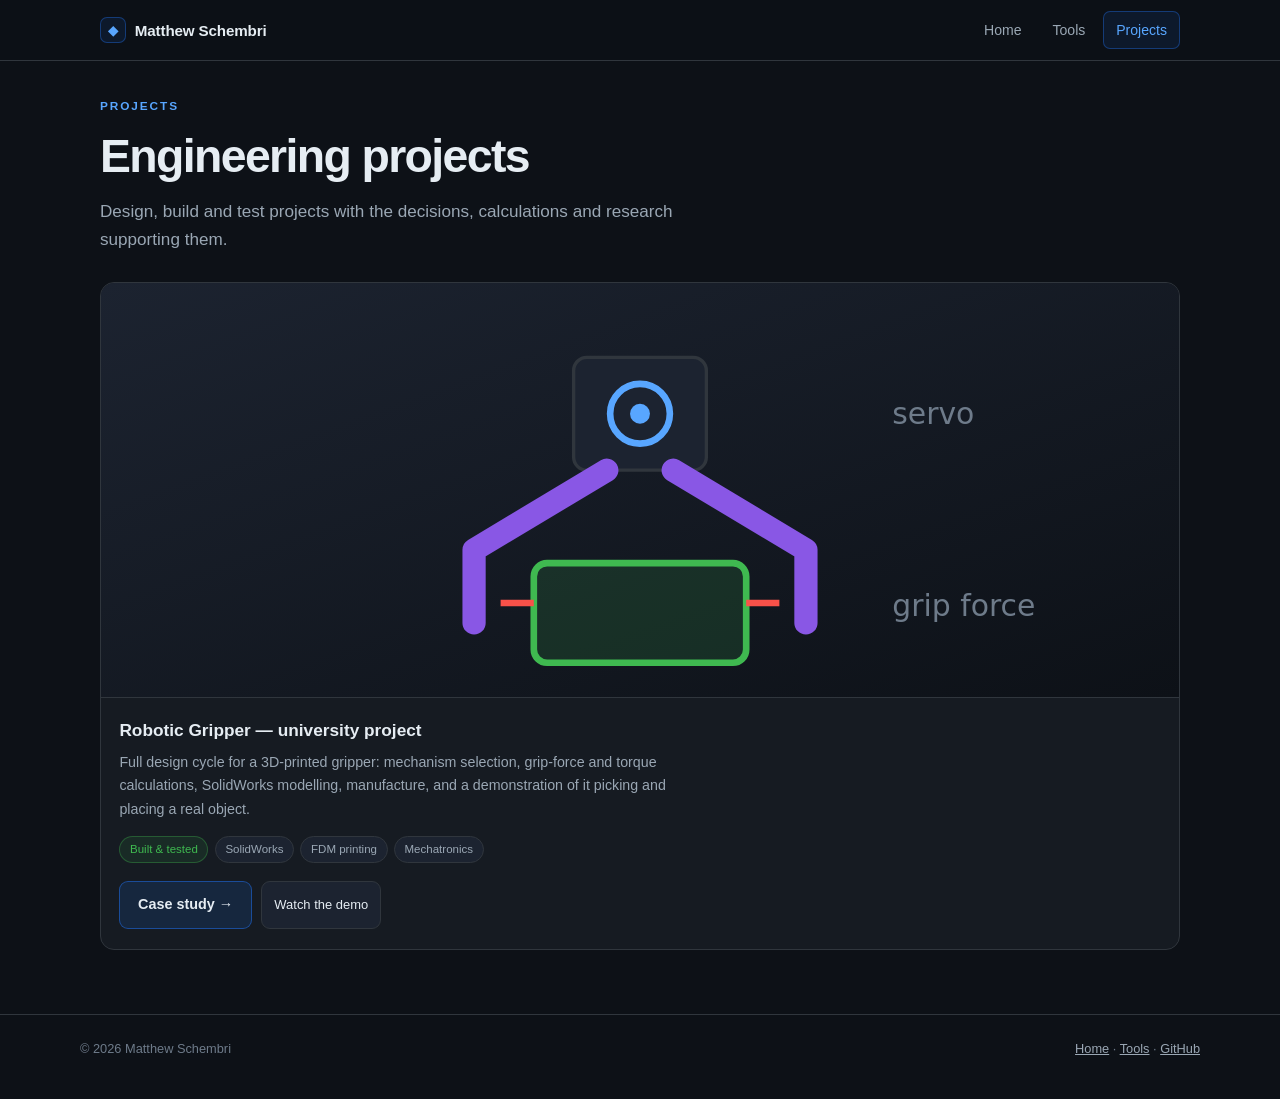
<file: projects.html>
<!DOCTYPE html>
<html lang="en-AU">
<head>
  <meta charset="utf-8">
  <meta name="viewport" content="width=device-width, initial-scale=1">
  <meta name="description" content="Engineering projects covering design, calculation, manufacture and testing.">
  <title>Projects | Portfolio</title>
  <link rel="stylesheet" href="assets/site.css">
</head>
<body>

<nav class="nav" aria-label="Main">
  <div class="nav-in">
    <a class="brand" href="index.html"><span class="mark">◆</span> Matthew Schembri</a>
    <ul>
      <li><a href="index.html">Home</a></li>
      <li><a href="tools.html">Tools</a></li>
      <li><a href="projects.html" aria-current="page">Projects</a></li>
    </ul>
  </div>
</nav>

<main>
  <p class="eyebrow">Projects</p>
  <h1>Engineering projects</h1>
  <p class="lede">Design, build and test projects with the decisions, calculations and research supporting them.</p>

  <div class="grid">
    <article class="card">
      <div class="thumb">
        <svg viewBox="0 0 320 120" role="img" aria-label="Gripper jaws schematic">
          <rect x="140" y="20" width="40" height="34" rx="4" fill="#1c2330" stroke="#30363d"/>
          <circle cx="160" cy="37" r="9" fill="none" stroke="#58a6ff" stroke-width="2"/>
          <circle cx="160" cy="37" r="3" fill="#58a6ff"/>
          <path d="M150,54 L110,78 L110,100" fill="none" stroke="#8957e5" stroke-width="7" stroke-linecap="round" stroke-linejoin="round"/>
          <path d="M170,54 L210,78 L210,100" fill="none" stroke="#8957e5" stroke-width="7" stroke-linecap="round" stroke-linejoin="round"/>
          <rect x="128" y="82" width="64" height="30" rx="4" fill="#3fb95026" stroke="#3fb950" stroke-width="2"/>
          <g stroke="#f85149" stroke-width="2">
            <line x1="118" y1="94" x2="128" y2="94"/><line x1="202" y1="94" x2="192" y2="94"/>
          </g>
          <text x="236" y="40" fill="#6e7b8a" font-size="9" font-family="system-ui">servo</text>
          <text x="236" y="98" fill="#6e7b8a" font-size="9" font-family="system-ui">grip force</text>
        </svg>
      </div>
      <div class="body">
        <h3>Robotic Gripper — university project</h3>
        <p>Full design cycle for a 3D-printed gripper: mechanism selection, grip-force and torque calculations, SolidWorks modelling, manufacture, and a demonstration of it picking and placing a real object.</p>
        <ul class="chips">
          <li class="chip ok">Built &amp; tested</li>
          <li class="chip">SolidWorks</li>
          <li class="chip">FDM printing</li>
          <li class="chip">Mechatronics</li>
        </ul>
        <div class="btn-row">
          <a class="btn prim" href="projects/gripper.html">Case study →</a>
          <a class="btn sm" href="projects/gripper.html#final">Watch the demo</a>
        </div>
      </div>
    </article>
  </div>
</main>

<footer class="site"><div>
  <span>© <span id="yr"></span> Matthew Schembri</span>
  <span><a href="index.html">Home</a> · <a href="tools.html">Tools</a> · <a href="https://github.com/">GitHub</a></span>
</div></footer>

<script>document.getElementById('yr').textContent=new Date().getFullYear();</script>
</body>
</html>
</file>
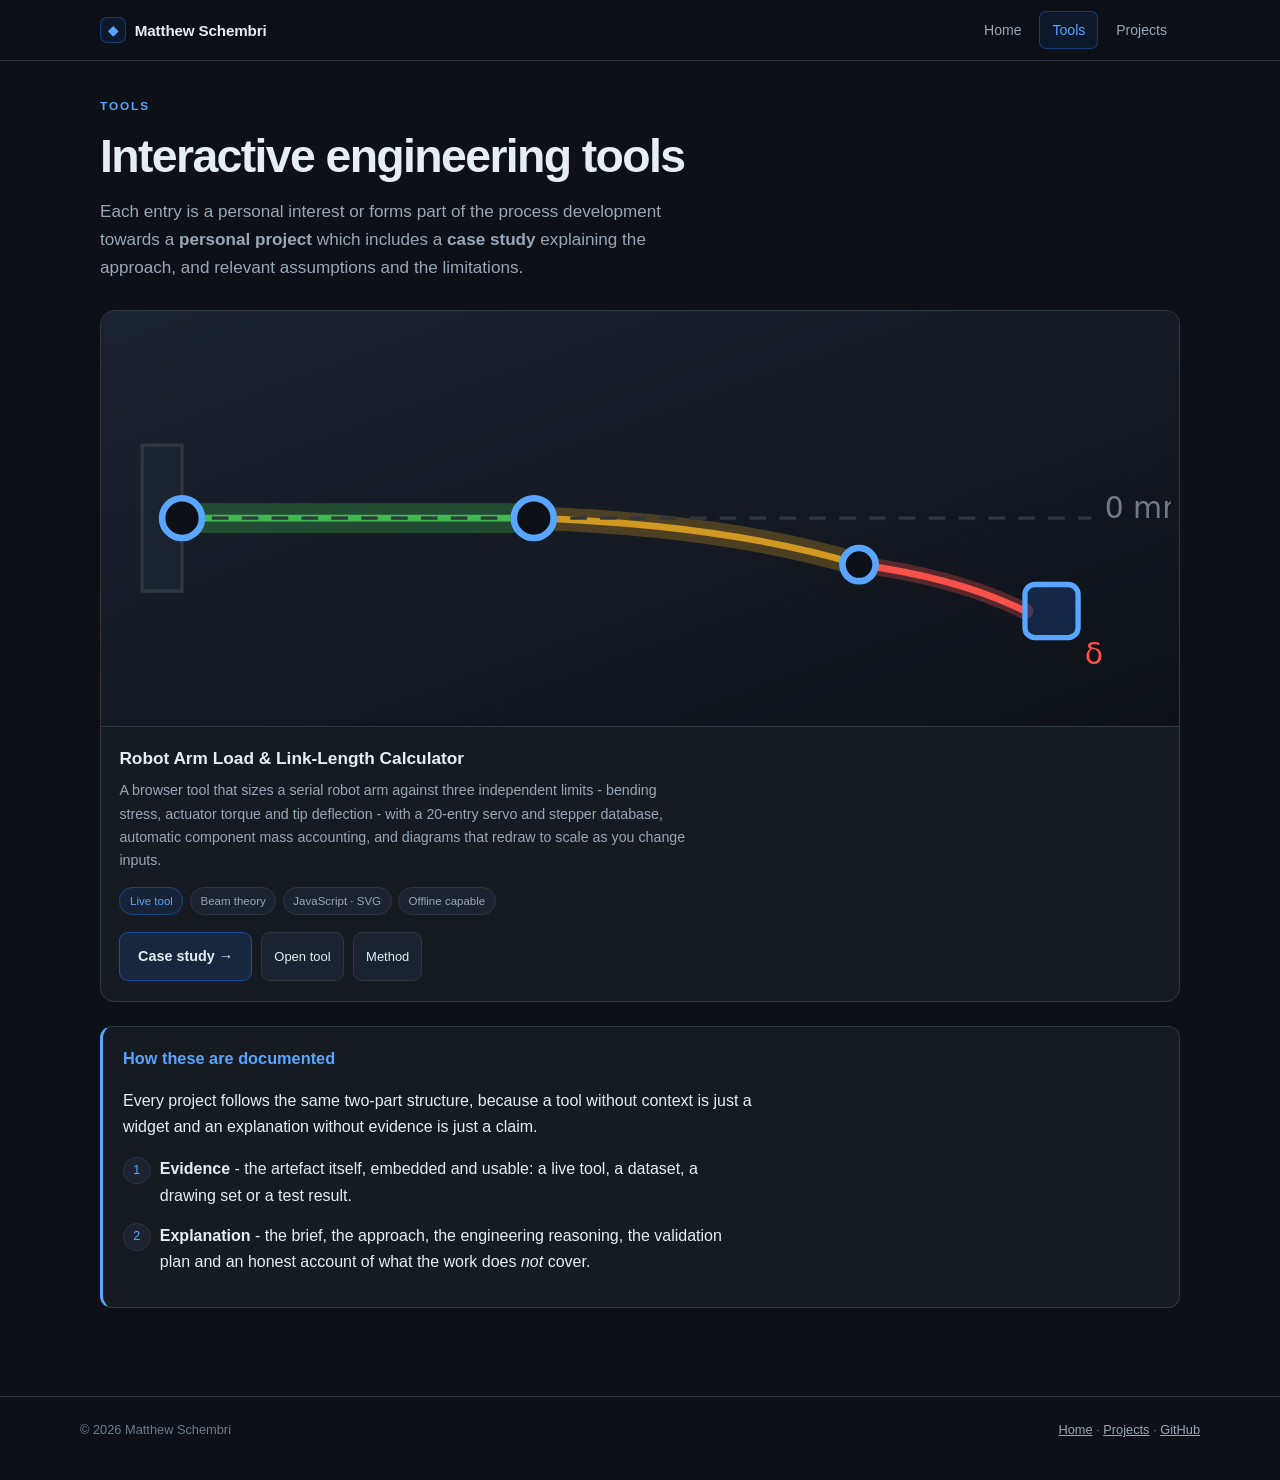
<file: tools.html>
<!DOCTYPE html>
<html lang="en-AU">
<head>
  <meta charset="utf-8">
  <meta name="viewport" content="width=device-width, initial-scale=1">
  <meta name="description" content="Interactive engineering tools and calculators, each with a written case study and working evidence.">
  <title>Tools | Portfolio</title>
  <link rel="stylesheet" href="assets/site.css">
</head>
<body>

<nav class="nav" aria-label="Main">
  <div class="nav-in">
    <a class="brand" href="index.html"><span class="mark">◆</span> Matthew Schembri</a>
    <ul>
      <li><a href="index.html">Home</a></li>
      <li><a href="tools.html" aria-current="page">Tools</a></li>
      <li><a href="projects.html">Projects</a></li>
    </ul>
  </div>
</nav>

<main id="tools">
  <p class="eyebrow">Tools</p>
  <h1>Interactive engineering tools</h1>
  <p class="lede">Each entry is a personal interest or forms part of the process development towards a <strong> personal project </strong> which includes a <strong> case study </strong> explaining the approach, and relevant assumptions and the limitations. </p>

  <div class="grid">

    <!-- ============ PROJECT 1 ============ -->
    <article class="card">
      <div class="thumb">
        <svg viewBox="0 0 320 120" role="img" aria-label="Robot arm schematic">
          <rect x="10" y="38" width="12" height="44" fill="#1c2330" stroke="#30363d"/>
          <line x1="22" y1="60" x2="128" y2="60" stroke="#3fb950" stroke-width="9" stroke-linecap="round" opacity=".3"/>
          <line x1="22" y1="60" x2="128" y2="60" stroke="#3fb950" stroke-width="2"/>
          <path d="M128,60 Q186,62 226,74" fill="none" stroke="#d29922" stroke-width="7" stroke-linecap="round" opacity=".3"/>
          <path d="M128,60 Q186,62 226,74" fill="none" stroke="#d29922" stroke-width="2"/>
          <path d="M226,74 Q256,78 276,88" fill="none" stroke="#f85149" stroke-width="5" stroke-linecap="round" opacity=".3"/>
          <path d="M226,74 Q256,78 276,88" fill="none" stroke="#f85149" stroke-width="2"/>
          <line x1="22" y1="60" x2="296" y2="60" stroke="#30363d" stroke-dasharray="5 4"/>
          <g fill="#0d1117" stroke="#58a6ff" stroke-width="2">
            <circle cx="22" cy="60" r="6"/><circle cx="128" cy="60" r="6"/><circle cx="226" cy="74" r="5"/>
          </g>
          <rect x="276" y="80" width="16" height="16" rx="3" fill="#1f6feb33" stroke="#58a6ff" stroke-width="1.6"/>
          <text x="300" y="60" fill="#6e7b8a" font-size="9" font-family="system-ui">0 mm</text>
          <text x="294" y="104" fill="#f85149" font-size="9" font-family="system-ui">δ</text>
        </svg>
      </div>
      <div class="body">
        <h3>Robot Arm Load &amp; Link-Length Calculator</h3>
        <p>A browser tool that sizes a serial robot arm against three independent limits - bending stress, actuator torque and tip deflection - with a 20-entry servo and stepper database, automatic component mass accounting, and diagrams that redraw to scale as you change inputs.</p>
        <ul class="chips">
          <li class="chip live">Live tool</li>
          <li class="chip">Beam theory</li>
          <li class="chip">JavaScript · SVG</li>
          <li class="chip">Offline capable</li>
        </ul>
        <div class="btn-row">
          <a class="btn prim" href="projects/robot-arm.html">Case study →</a>
          <a class="btn sm" href="tools/armActuatorCalculation.html">Open tool</a>
          <a class="btn sm" href="tools/armToolExplanation.html">Method</a>
        </div>
      </div>
    </article>

  </div>

  <div class="panel note">
    <h3>How these are documented</h3>
    <p>Every project follows the same two-part structure, because a tool without context is just a widget and an explanation without evidence is just a claim.</p>
    <ol class="steps">
      <li><strong>Evidence</strong> - the artefact itself, embedded and usable: a live tool, a dataset, a drawing set or a test result.</li>
      <li><strong>Explanation</strong> - the brief, the approach, the engineering reasoning, the validation plan and an honest account of what the work does <em>not</em> cover.</li>
    </ol>
  </div>
</main>

<footer class="site"><div>
  <span>© <span id="yr"></span> Matthew Schembri</span>
  <span><a href="index.html">Home</a> · <a href="projects.html">Projects</a> · <a href="https://github.com/">GitHub</a></span>
</div></footer>

<script>document.getElementById('yr').textContent=new Date().getFullYear();</script>
</body>
</html>
</file>
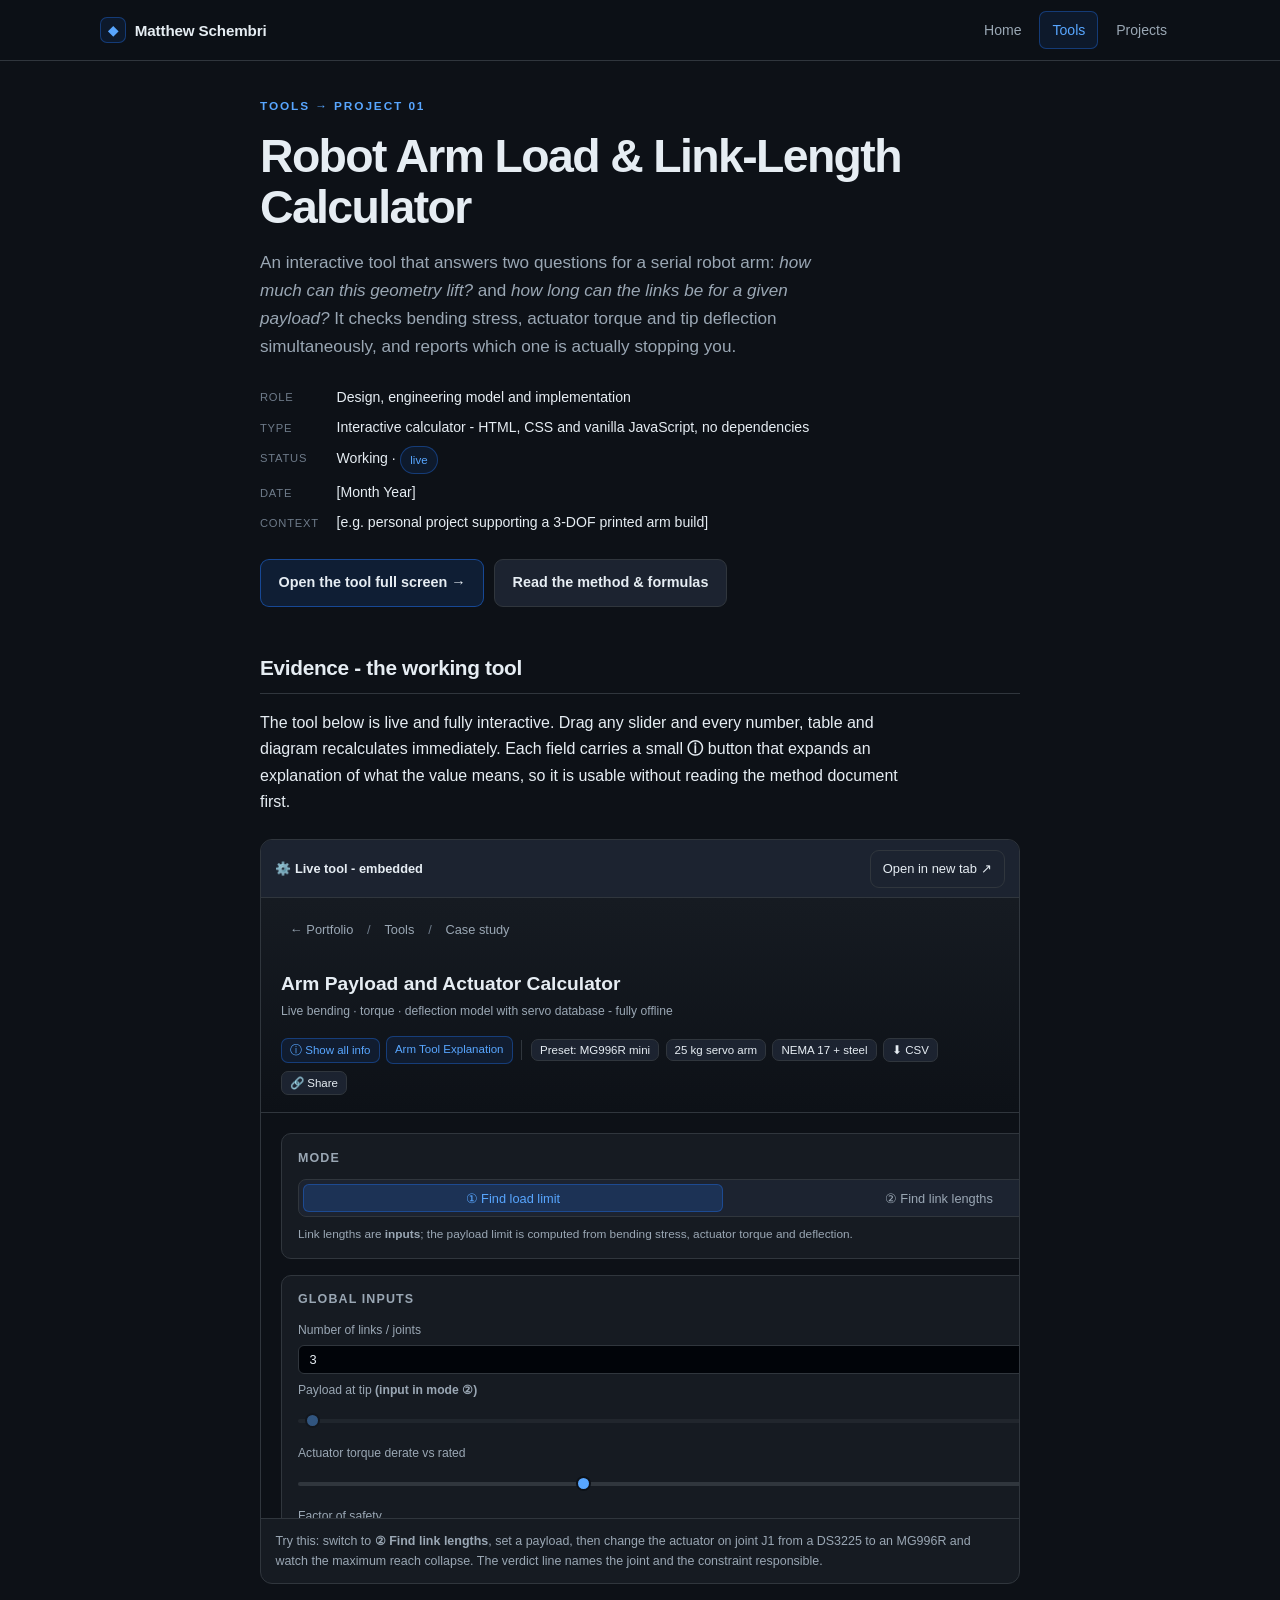
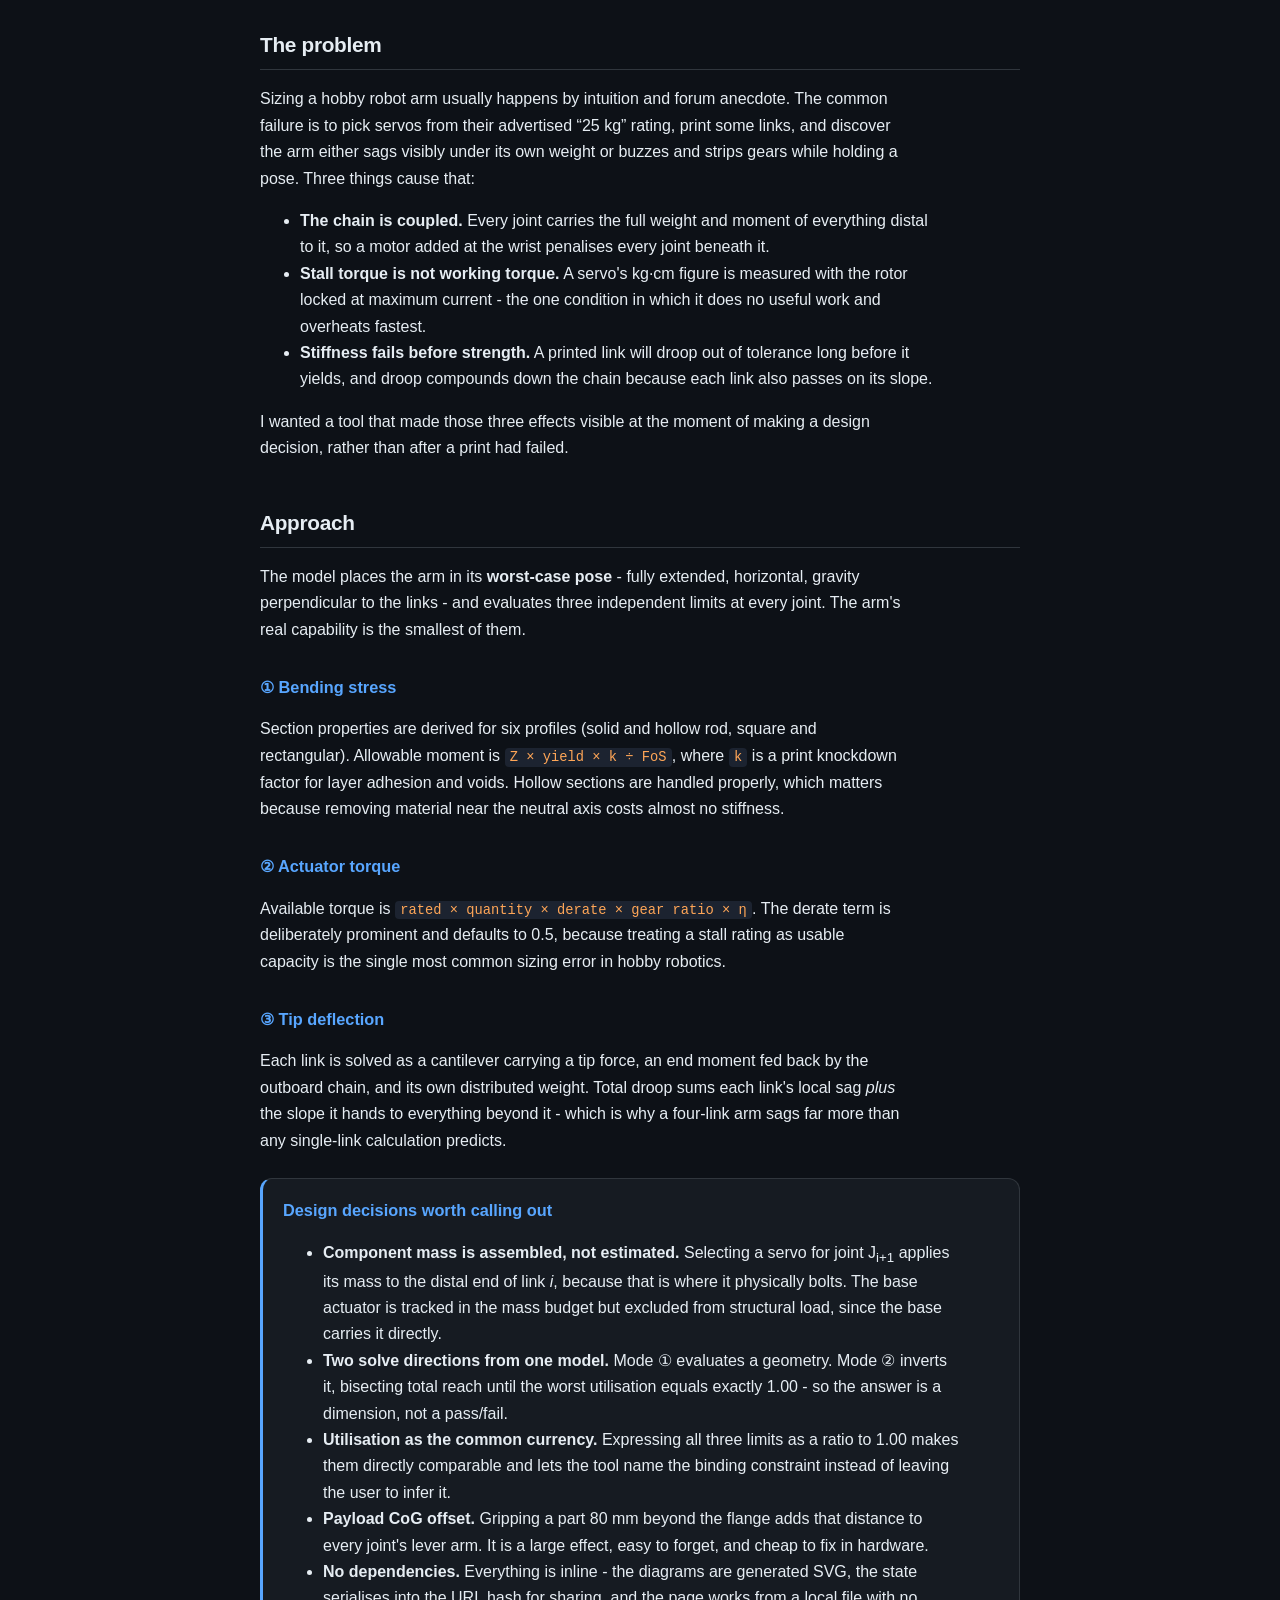
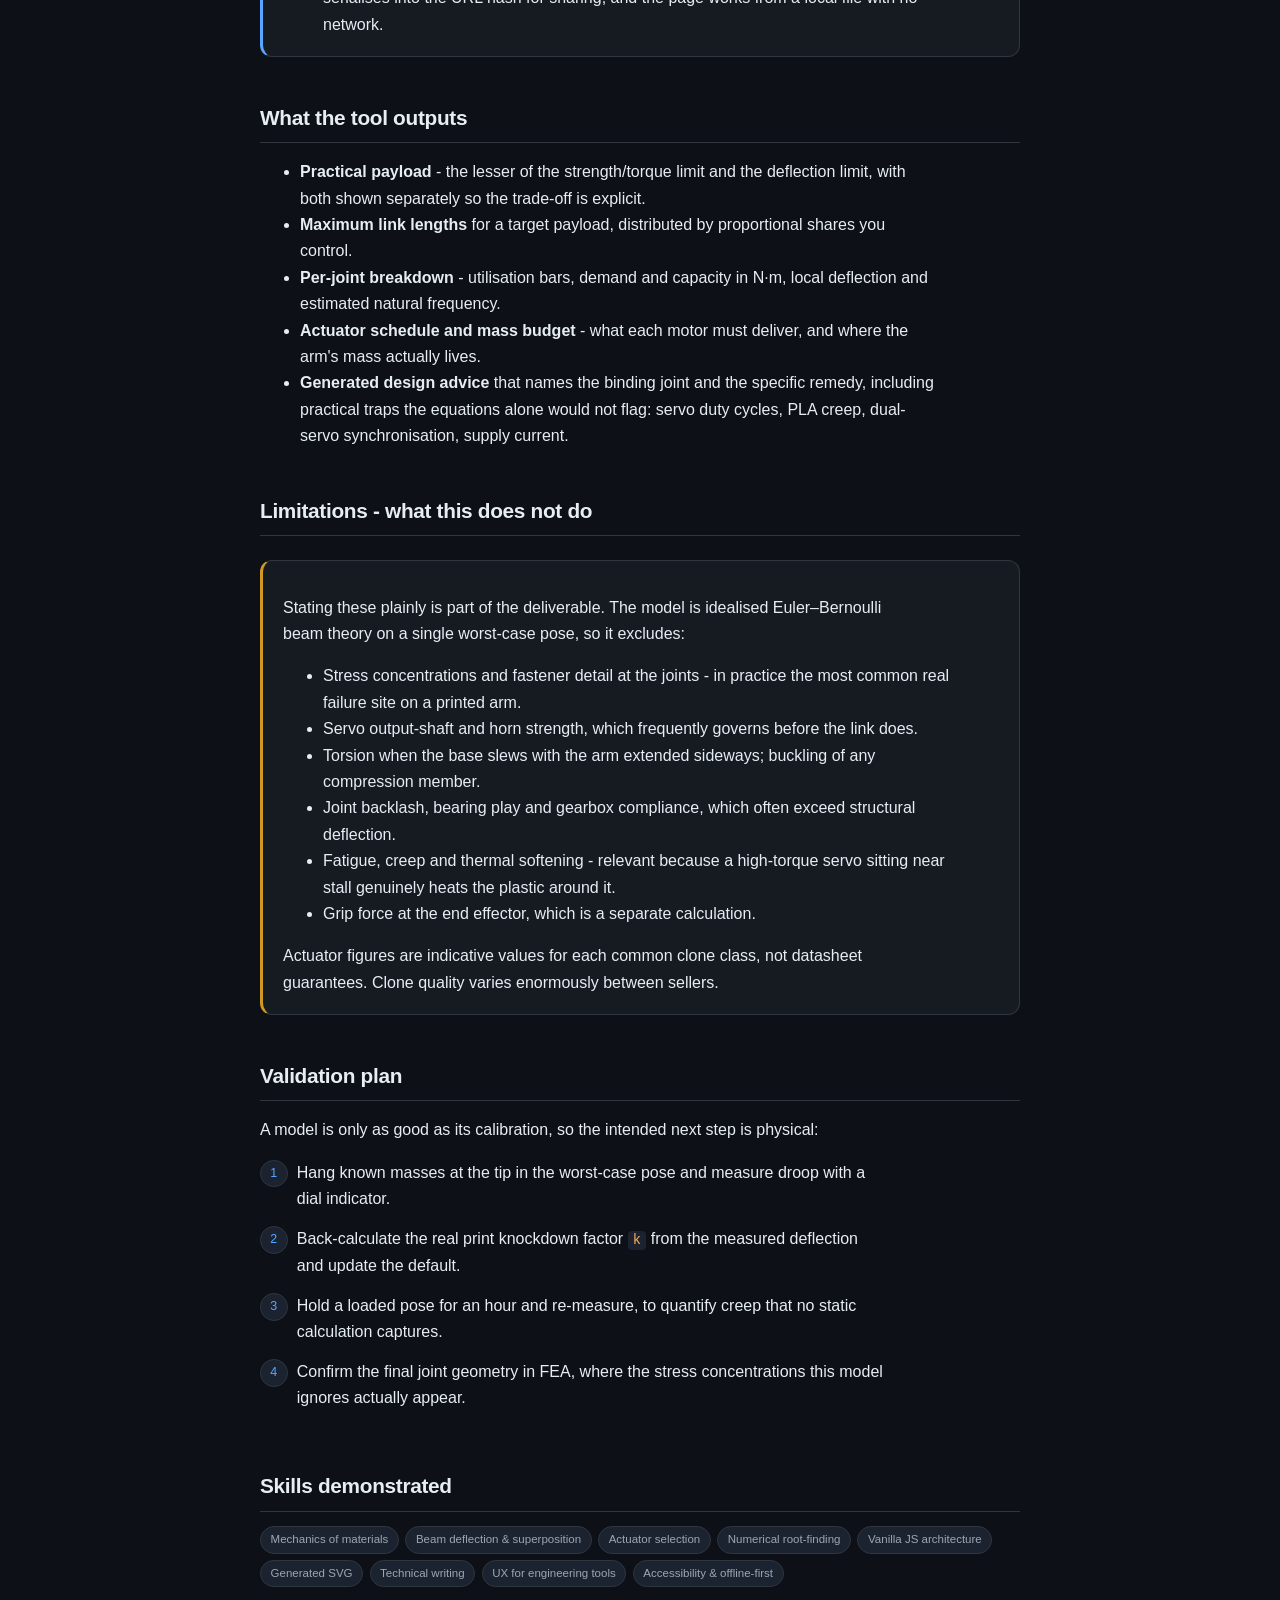
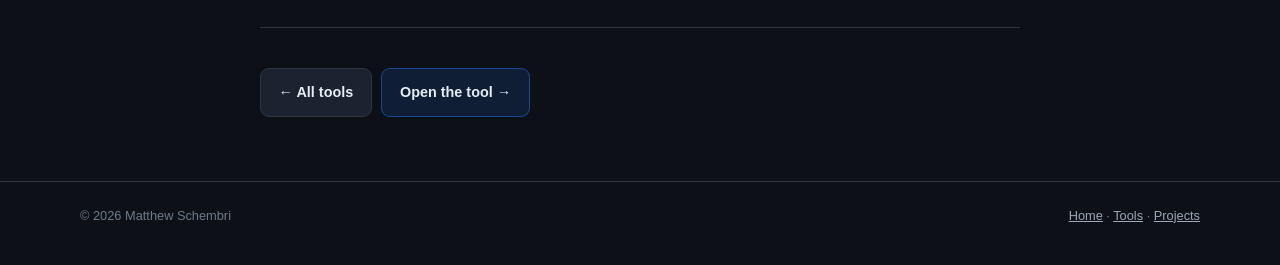
<file: projects/robot-arm.html>
<!DOCTYPE html>
<html lang="en-AU">
<head>
  <meta charset="utf-8">
  <meta name="viewport" content="width=device-width, initial-scale=1">
  <meta name="description" content="Case study: an interactive robot arm calculator checking bending stress, actuator torque and tip deflection, with a servo database and live scaled diagrams.">
  <title>Robot Arm Calculator | Portfolio</title>
  <link rel="stylesheet" href="../assets/site.css">
</head>
<body>

<nav class="nav" aria-label="Main">
  <div class="nav-in">
    <a class="brand" href="../index.html"><span class="mark">◆</span> Matthew Schembri</a>
    <ul>
      <li><a href="../index.html">Home</a></li>
      <li><a href="../tools.html" aria-current="page">Tools</a></li>
      <li><a href="../projects.html">Projects</a></li>
    </ul>
  </div>
</nav>

<main class="narrow">
  <p class="eyebrow"><a href="../tools.html" style="color:inherit;text-decoration:none">Tools</a> → Project 01</p>
  <h1>Robot Arm Load &amp; Link-Length Calculator</h1>
  <p class="lede">An interactive tool that answers two questions for a serial robot arm: <em>how much can this geometry lift?</em> and <em>how long can the links be for a given payload?</em> It checks bending stress, actuator torque and tip deflection simultaneously, and reports which one is actually stopping you.</p>

  <dl class="meta">
    <dt>Role</dt><dd>Design, engineering model and implementation</dd>
    <dt>Type</dt><dd>Interactive calculator - HTML, CSS and vanilla JavaScript, no dependencies</dd>
    <dt>Status</dt><dd>Working · <span class="chip live">live</span></dd>
    <dt>Date</dt><dd>[Month Year]</dd>
    <dt>Context</dt><dd>[e.g. personal project supporting a 3-DOF printed arm build]</dd>
  </dl>

  <div class="btn-row">
    <a class="btn prim" href="../tools/armActuatorCalculation.html">Open the tool full screen →</a>
    <a class="btn" href="../tools/armToolExplanation.html">Read the method &amp; formulas</a>
  </div>

  <h2 id="evidence">Evidence - the working tool</h2>
  <p>The tool below is live and fully interactive. Drag any slider and every number, table and diagram recalculates immediately. Each field carries a small <strong>ⓘ</strong> button that expands an explanation of what the value means, so it is usable without reading the method document first.</p>

  <figure class="evidence">
    <header>
      <span class="tag">⚙️ Live tool - embedded</span>
      <a class="btn sm" href="../tools/armActuatorCalculation.html" target="_blank" rel="noopener">Open in new tab ↗</a>
    </header>
    <iframe src="../tools/armActuatorCalculation.html" loading="lazy"
            title="Robot Arm Load and Link-Length Calculator"></iframe>
    <figcaption>Try this: switch to <strong>② Find link lengths</strong>, set a payload, then change the actuator on joint J1 from a DS3225 to an MG996R and watch the maximum reach collapse. The verdict line names the joint and the constraint responsible.</figcaption>
  </figure>

  <h2>The problem</h2>
  <p>Sizing a hobby robot arm usually happens by intuition and forum anecdote. The common failure is to pick servos from their advertised “25 kg” rating, print some links, and discover the arm either sags visibly under its own weight or buzzes and strips gears while holding a pose. Three things cause that:</p>
  <ul>
    <li><strong>The chain is coupled.</strong> Every joint carries the full weight and moment of everything distal to it, so a motor added at the wrist penalises every joint beneath it.</li>
    <li><strong>Stall torque is not working torque.</strong> A servo's kg·cm figure is measured with the rotor locked at maximum current - the one condition in which it does no useful work and overheats fastest.</li>
    <li><strong>Stiffness fails before strength.</strong> A printed link will droop out of tolerance long before it yields, and droop compounds down the chain because each link also passes on its slope.</li>
  </ul>
  <p>I wanted a tool that made those three effects visible at the moment of making a design decision, rather than after a print had failed.</p>

  <h2>Approach</h2>
  <p>The model places the arm in its <strong>worst-case pose</strong> - fully extended, horizontal, gravity perpendicular to the links - and evaluates three independent limits at every joint. The arm's real capability is the smallest of them.</p>

  <h3>① Bending stress</h3>
  <p>Section properties are derived for six profiles (solid and hollow rod, square and rectangular). Allowable moment is <code>Z × yield × k ÷ FoS</code>, where <code>k</code> is a print knockdown factor for layer adhesion and voids. Hollow sections are handled properly, which matters because removing material near the neutral axis costs almost no stiffness.</p>

  <h3>② Actuator torque</h3>
  <p>Available torque is <code>rated × quantity × derate × gear ratio × η</code>. The derate term is deliberately prominent and defaults to 0.5, because treating a stall rating as usable capacity is the single most common sizing error in hobby robotics.</p>

  <h3>③ Tip deflection</h3>
  <p>Each link is solved as a cantilever carrying a tip force, an end moment fed back by the outboard chain, and its own distributed weight. Total droop sums each link's local sag <em>plus</em> the slope it hands to everything beyond it - which is why a four-link arm sags far more than any single-link calculation predicts.</p>

  <div class="panel note">
    <h3>Design decisions worth calling out</h3>
    <ul>
      <li><strong>Component mass is assembled, not estimated.</strong> Selecting a servo for joint J<sub>i+1</sub> applies its mass to the distal end of link <em>i</em>, because that is where it physically bolts. The base actuator is tracked in the mass budget but excluded from structural load, since the base carries it directly.</li>
      <li><strong>Two solve directions from one model.</strong> Mode ① evaluates a geometry. Mode ② inverts it, bisecting total reach until the worst utilisation equals exactly 1.00 - so the answer is a dimension, not a pass/fail.</li>
      <li><strong>Utilisation as the common currency.</strong> Expressing all three limits as a ratio to 1.00 makes them directly comparable and lets the tool name the binding constraint instead of leaving the user to infer it.</li>
      <li><strong>Payload CoG offset.</strong> Gripping a part 80 mm beyond the flange adds that distance to every joint's lever arm. It is a large effect, easy to forget, and cheap to fix in hardware.</li>
      <li><strong>No dependencies.</strong> Everything is inline - the diagrams are generated SVG, the state serialises into the URL hash for sharing, and the page works from a local file with no network.</li>
    </ul>
  </div>

  <h2>What the tool outputs</h2>
  <ul>
    <li><strong>Practical payload</strong> - the lesser of the strength/torque limit and the deflection limit, with both shown separately so the trade-off is explicit.</li>
    <li><strong>Maximum link lengths</strong> for a target payload, distributed by proportional shares you control.</li>
    <li><strong>Per-joint breakdown</strong> - utilisation bars, demand and capacity in N·m, local deflection and estimated natural frequency.</li>
    <li><strong>Actuator schedule and mass budget</strong> - what each motor must deliver, and where the arm's mass actually lives.</li>
    <li><strong>Generated design advice</strong> that names the binding joint and the specific remedy, including practical traps the equations alone would not flag: servo duty cycles, PLA creep, dual-servo synchronisation, supply current.</li>
  </ul>

  <h2>Limitations - what this does not do</h2>
  <div class="panel caution">
    <p>Stating these plainly is part of the deliverable. The model is idealised Euler–Bernoulli beam theory on a single worst-case pose, so it excludes:</p>
    <ul>
      <li>Stress concentrations and fastener detail at the joints - in practice the most common real failure site on a printed arm.</li>
      <li>Servo output-shaft and horn strength, which frequently governs before the link does.</li>
      <li>Torsion when the base slews with the arm extended sideways; buckling of any compression member.</li>
      <li>Joint backlash, bearing play and gearbox compliance, which often exceed structural deflection.</li>
      <li>Fatigue, creep and thermal softening - relevant because a high-torque servo sitting near stall genuinely heats the plastic around it.</li>
      <li>Grip force at the end effector, which is a separate calculation.</li>
    </ul>
    <p>Actuator figures are indicative values for each common clone class, not datasheet guarantees. Clone quality varies enormously between sellers.</p>
  </div>

  <h2>Validation plan</h2>
  <p>A model is only as good as its calibration, so the intended next step is physical:</p>
  <ol class="steps">
    <li>Hang known masses at the tip in the worst-case pose and measure droop with a dial indicator.</li>
    <li>Back-calculate the real print knockdown factor <code>k</code> from the measured deflection and update the default.</li>
    <li>Hold a loaded pose for an hour and re-measure, to quantify creep that no static calculation captures.</li>
    <li>Confirm the final joint geometry in FEA, where the stress concentrations this model ignores actually appear.</li>
  </ol>

  <h2>Skills demonstrated</h2>
  <ul class="chips">
    <li class="chip">Mechanics of materials</li>
    <li class="chip">Beam deflection &amp; superposition</li>
    <li class="chip">Actuator selection</li>
    <li class="chip">Numerical root-finding</li>
    <li class="chip">Vanilla JS architecture</li>
    <li class="chip">Generated SVG</li>
    <li class="chip">Technical writing</li>
    <li class="chip">UX for engineering tools</li>
    <li class="chip">Accessibility &amp; offline-first</li>
  </ul>

  <hr>
  <div class="btn-row">
    <a class="btn" href="../tools.html">← All tools</a>
    <a class="btn prim" href="../tools/armActuatorCalculation.html">Open the tool →</a>
  </div>
</main>

<footer class="site"><div>
  <span>© <span id="yr"></span> Matthew Schembri</span>
  <span><a href="../index.html">Home</a> · <a href="../tools.html">Tools</a> · <a href="../projects.html">Projects</a></span>
</div></footer>

<script>document.getElementById('yr').textContent=new Date().getFullYear();</script>
</body>
</html>
</file>
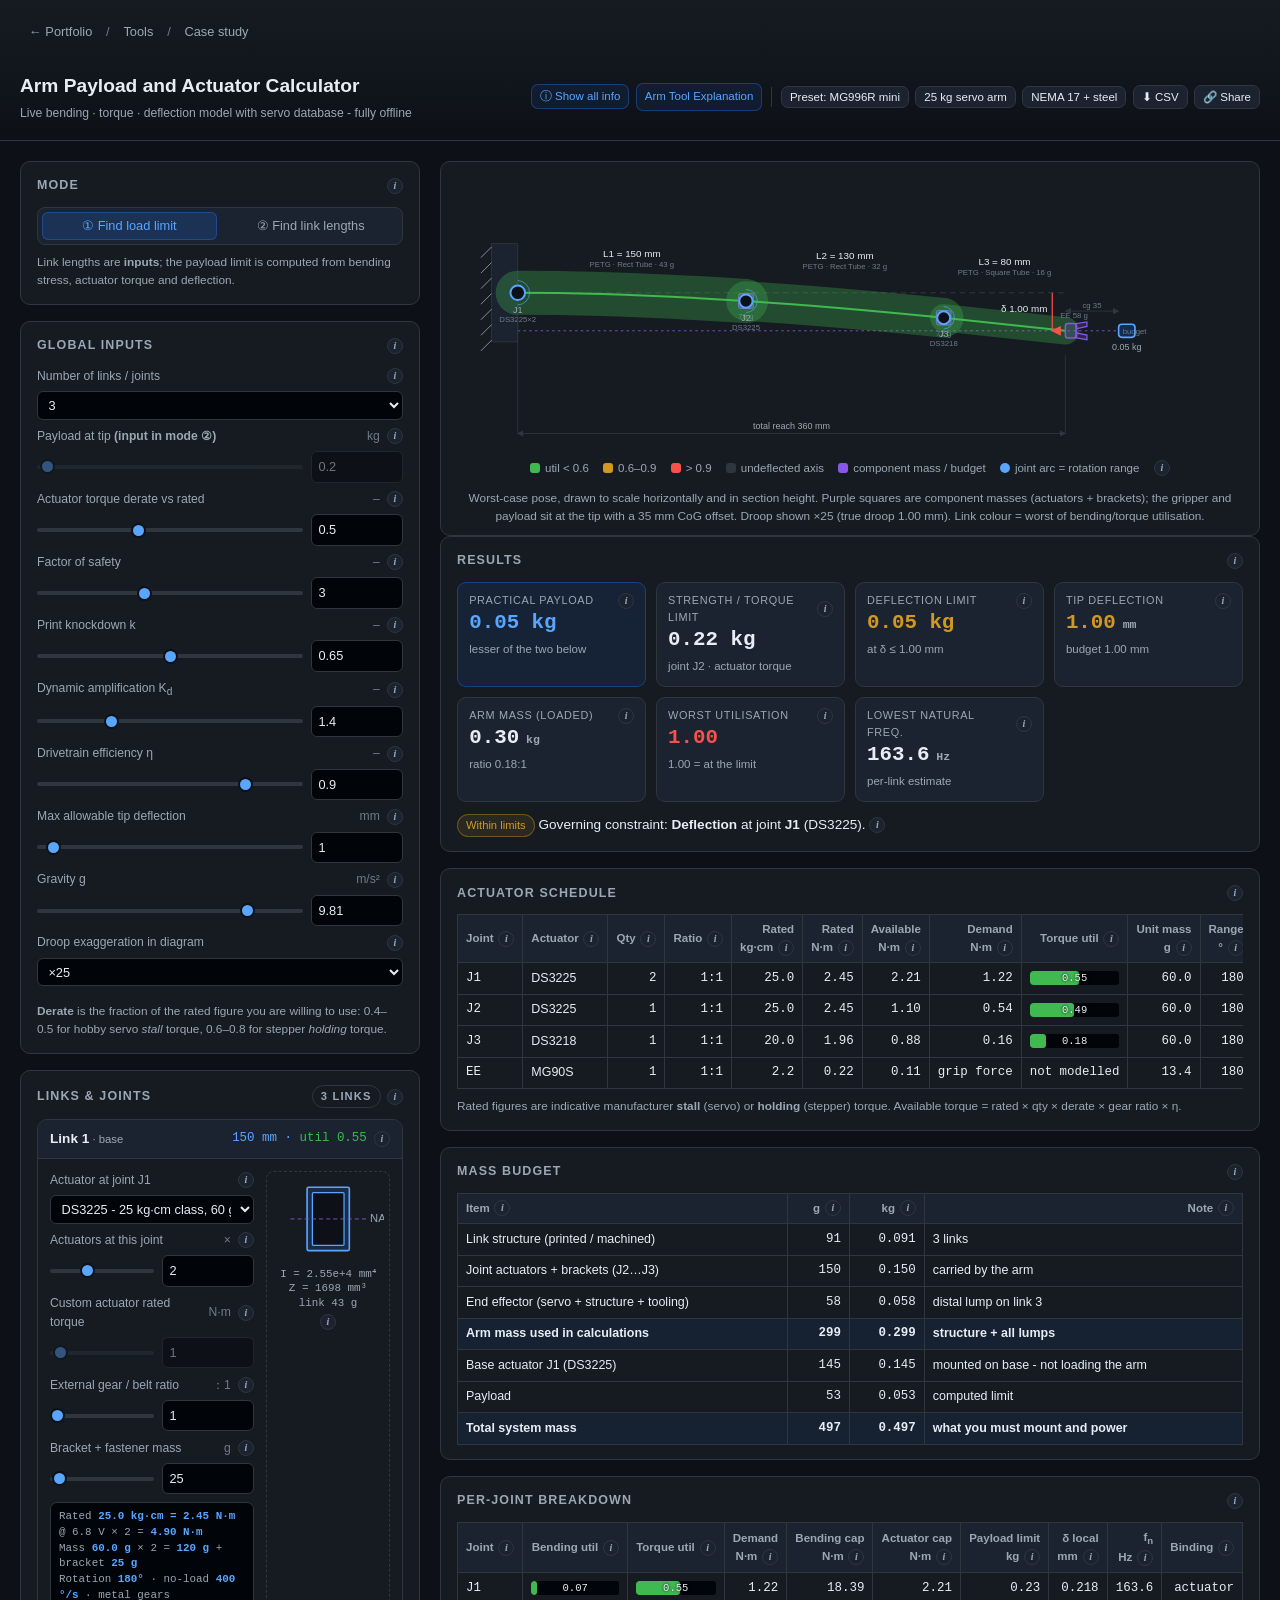
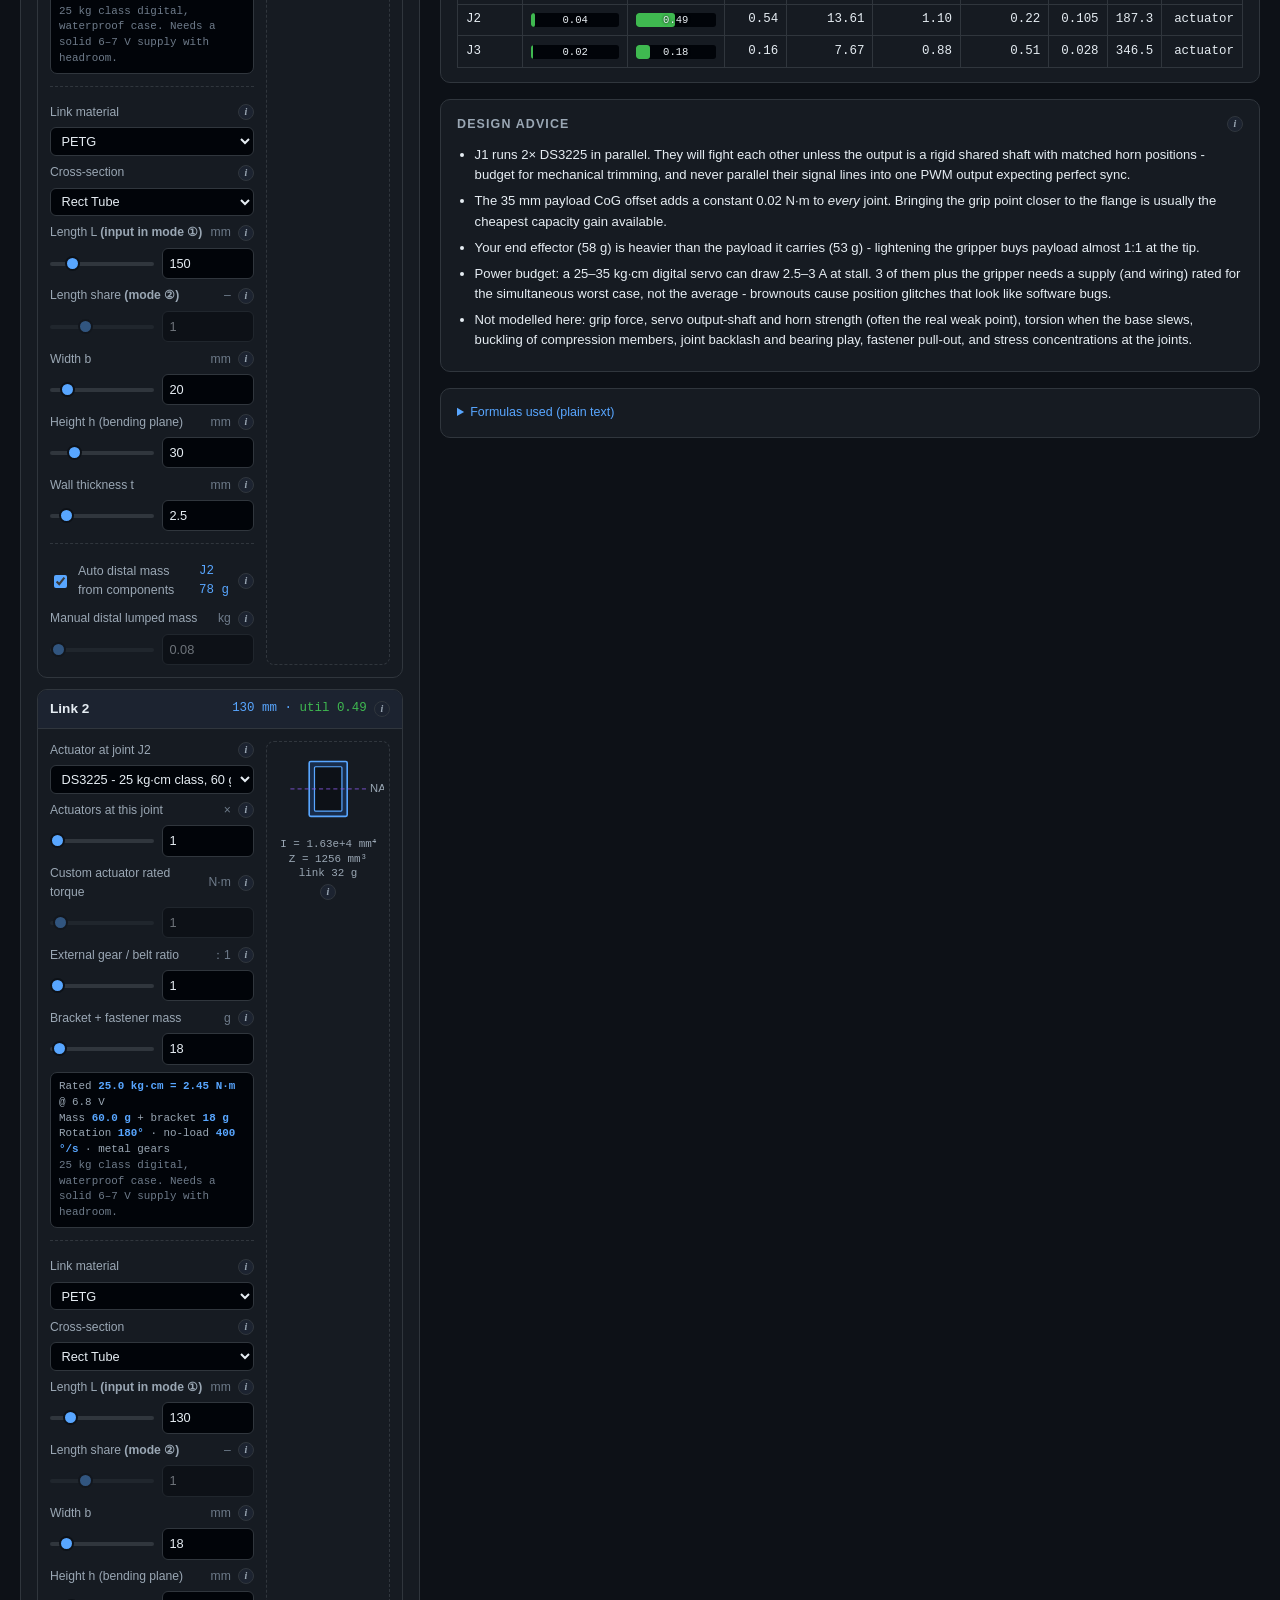
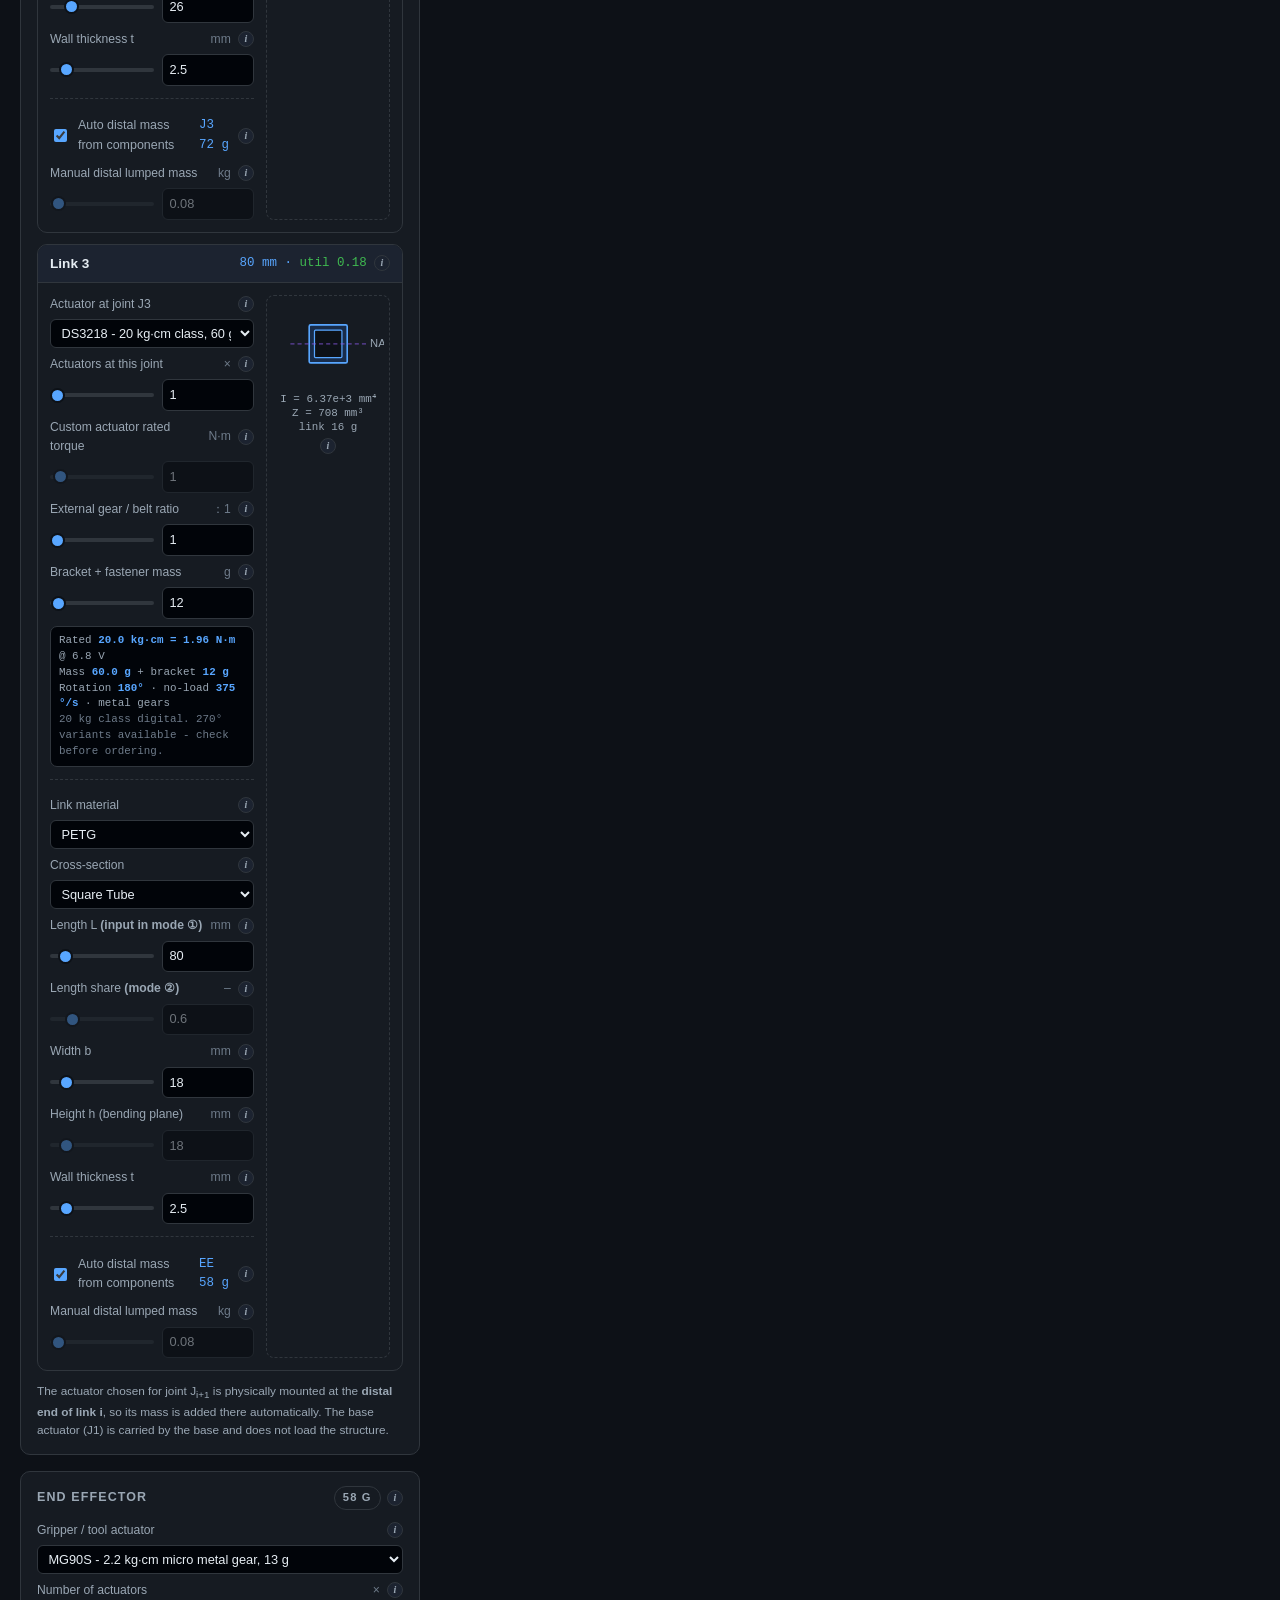
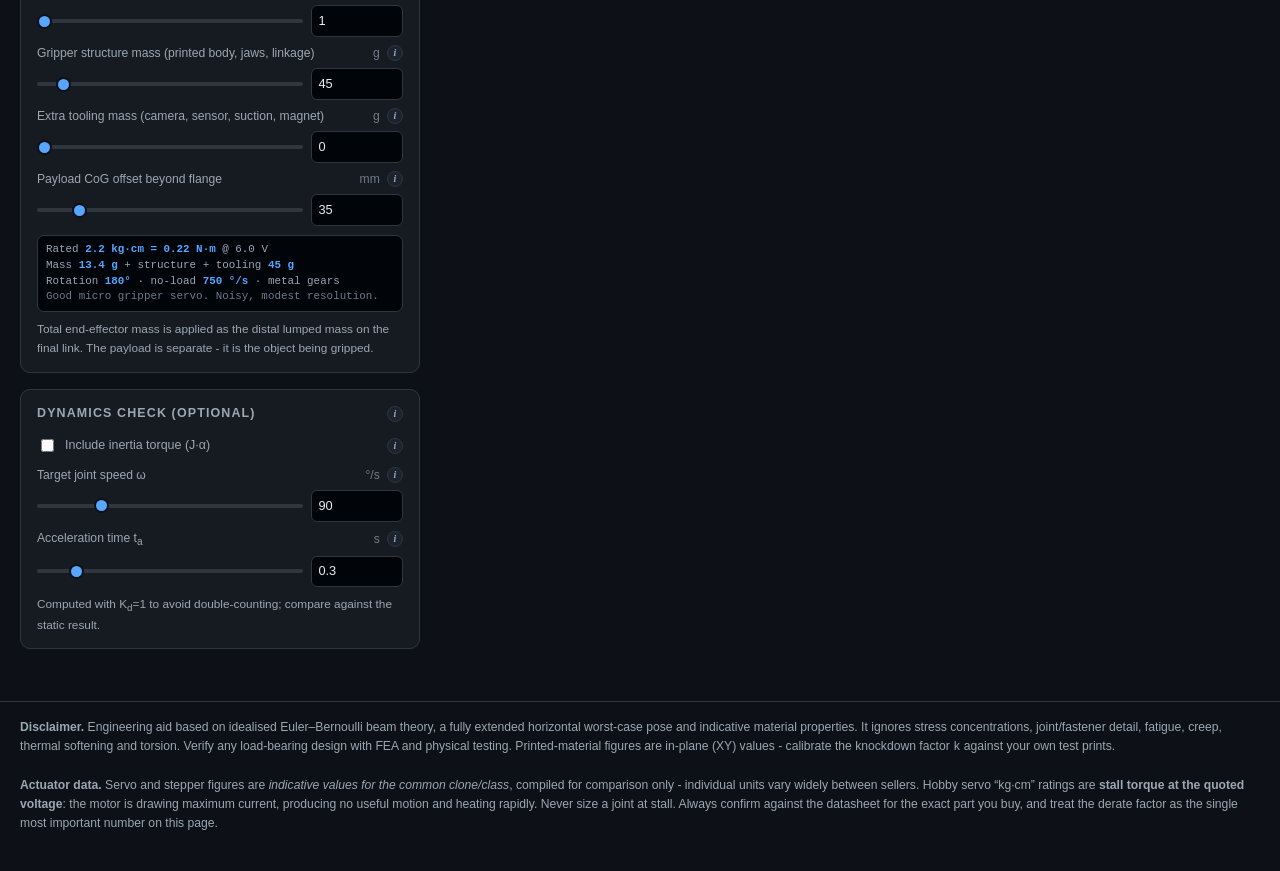
<file: tools/armActuatorCalculation.html>
<!DOCTYPE html>
<html lang="en-AU">
<head>
<meta charset="utf-8">
<meta name="viewport" content="width=device-width,initial-scale=1">
<title>Arm Payload and Actuator Calculator</title>
<meta name="description" content="Interactive robot arm calculator: servo selection, payload limit, permissible link lengths, bending stress, motor torque and tip deflection with live scaled diagrams and explanations for every field.">
<style>
:root{--bg:#0d1117;--p1:#161b22;--p2:#1c2330;--ln:#30363d;--tx:#e6edf3;--t2:#9aa7b4;
--ac:#58a6ff;--ok:#3fb950;--wn:#d29922;--bd:#f85149;--vi:#8957e5;--mono:ui-monospace,SFMono-Regular,Consolas,monospace}
*{box-sizing:border-box}
body{margin:0;background:var(--bg);color:var(--tx);font:15px/1.55 -apple-system,BlinkMacSystemFont,"Segoe UI",Roboto,Helvetica,Arial,sans-serif}
header{border-bottom:1px solid var(--ln);background:linear-gradient(180deg,#161b22,#0d1117);padding:1.1rem 1.25rem}
.hd{max-width:1480px;margin:0 auto;display:flex;flex-wrap:wrap;gap:1rem;align-items:center;justify-content:space-between}
h1{font-size:1.2rem;margin:0}
h1 small{display:block;font-weight:400;font-size:.76rem;color:var(--t2);margin-top:.15rem}
.wrap{max-width:1480px;margin:0 auto;padding:1.25rem;display:grid;grid-template-columns:minmax(0,400px) minmax(0,1fr);gap:1.25rem;align-items:start}
.col-r{position:sticky;top:1rem}
.panel{background:var(--p1);border:1px solid var(--ln);border-radius:10px;padding:.9rem 1rem;margin-bottom:1rem}
.panel>h2{font-size:.78rem;text-transform:uppercase;letter-spacing:.09em;color:var(--t2);margin:0 0 .7rem;font-weight:600;display:flex;justify-content:space-between;align-items:center;gap:.5rem}
.panel>h2 .r{display:flex;gap:.4rem;align-items:center}
.hint{font-size:.74rem;color:var(--t2);margin:.5rem 0 0}
/* buttons / modes */
.btn{background:var(--p2);color:var(--tx);border:1px solid var(--ln);border-radius:7px;padding:.4rem .7rem;font-size:.8rem;cursor:pointer}
.btn:hover{border-color:var(--ac)}
.btn.sm{padding:.25rem .5rem;font-size:.72rem}
.btn.prim{border-color:#1f6feb66;background:#1f6feb1a;color:var(--ac)}
.page-link{text-decoration:none;display:inline-block}
.modes{display:flex;gap:.4rem;background:var(--p2);border:1px solid var(--ln);border-radius:8px;padding:.25rem}
.modes button{flex:1;background:none;border:0;color:var(--t2);font-size:.8rem;padding:.4rem .6rem;border-radius:6px;cursor:pointer;white-space:nowrap}
.modes button.on{background:#1f6feb33;color:var(--ac);box-shadow:inset 0 0 0 1px #1f6feb66}
/* ===== info buttons & help boxes ===== */
.ib{flex:0 0 auto;width:16px;height:16px;padding:0;border-radius:50%;border:1px solid var(--ln);
 background:var(--p2);color:var(--t2);font:italic 700 10px/14px Georgia,"Times New Roman",serif;
 cursor:pointer;text-align:center;vertical-align:middle;transition:.12s}
.ib:hover{border-color:var(--ac);color:var(--ac);background:#1f6feb1a}
.ib.on{background:#1f6feb33;border-color:var(--ac);color:var(--ac)}
th .ib{margin-left:.3rem}
.helpbox{position:relative;margin:.4rem 0 .2rem;background:#010409;border:1px solid #1f6feb44;
 border-left:3px solid var(--ac);border-radius:7px;padding:.5rem 1.5rem .55rem .6rem;
 font-size:.76rem;color:var(--t2);line-height:1.52;text-align:left;font-family:inherit;white-space:normal}
.helpbox>b{display:block;color:var(--ac);font-size:.75rem;margin-bottom:.22rem}
.helpbox code{font-family:var(--mono);font-size:.71rem;color:#7ee787;background:#161b22;padding:.05em .3em;border-radius:3px}
.helpbox .hx{position:absolute;top:.28rem;right:.3rem;background:none;border:0;color:var(--t2);cursor:pointer;font-size:.74rem;line-height:1;padding:.1rem .2rem}
.helpbox .hx:hover{color:var(--bd)}
.helpdock{display:grid;gap:.4rem}
.helpdock:empty{display:none}
.fw{position:relative}
.ckrow{display:flex;align-items:center;gap:.5rem}
.ckrow label.ck{flex:1}
/* fields */
.g{display:grid;grid-template-columns:1fr;gap:.45rem}
.nr{display:grid;grid-template-columns:1fr 92px;gap:.35rem .5rem;align-items:center}
.nr>span{grid-column:1/-1;font-size:.76rem;color:var(--t2);display:flex;align-items:center;gap:.45rem}
.nr>span>.lb{flex:1}
.nr>span em{font-style:normal;color:#6e7b8a}
.nr.full{grid-template-columns:1fr}
input[type=range]{-webkit-appearance:none;appearance:none;width:100%;height:4px;background:var(--ln);border-radius:4px;outline:none;margin:.3rem 0}
input[type=range]::-webkit-slider-thumb{-webkit-appearance:none;width:15px;height:15px;border-radius:50%;background:var(--ac);cursor:pointer;border:2px solid #0d1117}
input[type=range]::-moz-range-thumb{width:13px;height:13px;border-radius:50%;background:var(--ac);cursor:pointer;border:2px solid #0d1117}
input[type=number],select{background:#010409;color:var(--tx);border:1px solid var(--ln);border-radius:6px;padding:.3rem .4rem;font:inherit;font-size:.8rem;width:100%}
input[type=number]:focus,select:focus{outline:none;border-color:var(--ac)}
select optgroup{background:#0d1117;color:var(--t2);font-style:normal}
select option{background:#0d1117;color:var(--tx)}
input:disabled,select:disabled{opacity:.42;cursor:not-allowed}
label.ck{display:flex;align-items:center;gap:.5rem;font-size:.78rem;color:var(--t2);padding:.1rem 0}
label.ck input{accent-color:var(--ac)}
/* link cards */
.lc{background:var(--p1);border:1px solid var(--ln);border-radius:10px;margin-bottom:.7rem;overflow:hidden}
.lch{display:flex;align-items:center;justify-content:space-between;gap:.5rem;background:var(--p2);padding:.5rem .75rem;border-bottom:1px solid var(--ln)}
.lch b{font-size:.85rem}.lch b small{color:var(--t2);font-weight:400}
.lch .r{display:flex;align-items:center;gap:.45rem}
.lcl{font-family:var(--mono);font-size:.78rem;color:var(--ac);text-align:right}
.lcb{display:grid;grid-template-columns:minmax(0,1fr) 124px;gap:.75rem;padding:.75rem}
.secbox{border:1px dashed var(--ln);border-radius:8px;padding:.3rem;text-align:center}
.secbox svg{display:block;width:100%;height:auto}
.secbox div{font-size:.68rem;color:var(--t2);font-family:var(--mono);margin-top:.2rem;line-height:1.3}
.spec{background:#010409;border:1px solid var(--ln);border-radius:7px;padding:.4rem .5rem;font-family:var(--mono);font-size:.68rem;color:var(--t2);line-height:1.45}
.spec b{color:var(--ac);font-weight:600}
.sub{border-top:1px dashed var(--ln);margin:.3rem 0 .1rem;padding-top:.45rem}
/* results */
.kpis{display:grid;grid-template-columns:repeat(auto-fit,minmax(150px,1fr));gap:.6rem}
.kpi{background:var(--p2);border:1px solid var(--ln);border-radius:9px;padding:.6rem .7rem}
.kpi>span{display:flex;align-items:center;justify-content:space-between;gap:.3rem;font-size:.68rem;text-transform:uppercase;letter-spacing:.06em;color:var(--t2)}
.kpi b{display:block;font-size:1.3rem;line-height:1.3;font-family:var(--mono)}
.kpi i{font-style:normal;font-size:.72rem;color:var(--t2)}
.kpi.hero{border-color:#1f6feb66;background:#1f6feb1a}
.kpi.hero b{color:var(--ac)}
.v-ok{color:var(--ok)}.v-wn{color:var(--wn)}.v-bd{color:var(--bd)}
.chip{display:inline-block;font-size:.7rem;padding:.12rem .5rem;border-radius:99px;border:1px solid var(--ln);color:var(--t2)}
.chip.ok{color:var(--ok);border-color:#3fb95066;background:#3fb9501a}
.chip.wn{color:var(--wn);border-color:#d2992266;background:#d299221a}
.chip.bd{color:var(--bd);border-color:#f8514966;background:#f851491a}
figure{margin:0;background:var(--p1);border:1px solid var(--ln);border-radius:10px;padding:.5rem}
figure svg{display:block;width:100%;height:auto}
figcaption{font-size:.74rem;color:var(--t2);text-align:center;padding:.35rem 0 .1rem}
.legend{display:flex;flex-wrap:wrap;gap:.9rem;justify-content:center;align-items:center;font-size:.72rem;color:var(--t2);padding:.2rem 0 .35rem}
.legend i{display:inline-block;width:10px;height:10px;border-radius:3px;margin-right:.3rem;vertical-align:-1px}
.scroll{overflow-x:auto}
table{border-collapse:collapse;width:100%;font-size:.78rem;min-width:620px}
th,td{border:1px solid var(--ln);padding:.35rem .5rem;text-align:right;white-space:nowrap}
th{background:var(--p2);color:var(--t2);font-weight:600;font-size:.72rem}
th:first-child,td:first-child{text-align:left}
td{font-family:var(--mono)}
td.nm{font-family:inherit;text-align:left}
.bar{position:relative;height:14px;background:#010409;border-radius:3px;overflow:hidden;min-width:70px}
.bar>i{position:absolute;inset:0 auto 0 0;border-radius:3px}
.bar>span{position:absolute;inset:0;font-size:.66rem;line-height:14px;text-align:center;color:#e6edf3;text-shadow:0 0 3px #000}
table.mb{min-width:0}
table.mb td:first-child{font-family:inherit}
tr.tot td{background:#1f6feb14;font-weight:700;color:var(--tx)}
ul.adv{margin:.3rem 0 0;padding-left:1.1rem;font-size:.82rem}
ul.adv li{margin-bottom:.35rem}
details{font-size:.82rem;color:var(--t2)}
details summary{cursor:pointer;color:var(--ac);font-size:.78rem}
details pre{font-family:var(--mono);font-size:.74rem;white-space:pre-wrap;background:#010409;border:1px solid var(--ln);border-radius:8px;padding:.7rem;color:#7ee787}
svg text{font-family:-apple-system,"Segoe UI",Roboto,sans-serif;fill:#e6edf3;font-size:12px}
svg .lbl{fill:#9aa7b4;font-size:11px}
svg .sml{fill:#6e7b8a;font-size:9.5px}
svg .dim{stroke:#30363d;stroke-width:1}
footer{border-top:1px solid var(--ln);margin-top:1rem;padding:1rem 1.25rem 2.5rem;color:var(--t2);font-size:.76rem}
footer div{max-width:1480px;margin:0 auto}
@media(max-width:1080px){.wrap{grid-template-columns:1fr}.col-r{position:static}}
.pnav{display:flex;flex-wrap:wrap;gap:.3rem;align-items:center;margin-bottom:.6rem;font-size:.8rem}
.pnav a{color:var(--t2);text-decoration:none;padding:.2rem .5rem;border-radius:6px;border:1px solid transparent}
.pnav a:hover{color:var(--ac);background:#1f6feb1a;border-color:#1f6feb66}
.pnav span{color:#6e7b8a}
</style>
</head>
<body>
<header><div class="hd">
  <div class="pnav" style="flex:1 0 100%">
  <a href="../index.html">← Portfolio</a><span>/</span>
  <a href="../tools.html">Tools</a><span>/</span>
  <a href="../projects/robot-arm.html">Case study</a>
</div>
  <h1>Arm Payload and Actuator Calculator<small>Live bending · torque · deflection model with servo database - fully offline</small></h1>
  <div style="display:flex;gap:.4rem;flex-wrap:wrap;align-items:center">
    <button class="btn sm prim" id="bHelp">ⓘ Show all info</button>
    <a class="btn sm prim page-link" href="armToolExplanation.html">Arm Tool Explanation</a>
    <span style="width:1px;height:20px;background:var(--ln);margin:0 .15rem"></span>
    <button class="btn sm" id="bPreset1">Preset: MG996R mini</button>
    <button class="btn sm" id="bPreset2">25 kg servo arm</button>
    <button class="btn sm" id="bPreset3">NEMA 17 + steel</button>
    <button class="btn sm" id="bCsv">⬇ CSV</button>
    <button class="btn sm" id="bLink">🔗 Share</button>
  </div>
</div></header>
<div class="wrap">
<!-- ================= INPUTS ================= -->
<div class="col-l">
  <div class="panel">
    <h2><span>Mode</span><span class="r"><button type="button" class="ib" data-help="panel.mode" data-dock="#dockMode" title="What is this?">i</button></span></h2>
    <div class="helpdock" id="dockMode"></div>
    <div class="modes">
      <button id="mLoad" class="on">① Find load limit</button>
      <button id="mLen">② Find link lengths</button>
    </div>
    <p id="modeHelp" class="hint"></p>
  </div>
  <div class="panel">
    <h2><span>Global inputs</span><span class="r"><button type="button" class="ib" data-help="panel.glob" data-dock="#dockGlob" title="What is this?">i</button></span></h2>
    <div class="helpdock" id="dockGlob"></div>
    <div class="g" id="globals"></div>
  </div>
  <div class="panel" style="padding-bottom:.4rem">
    <h2><span>Links &amp; joints</span><span class="r"><span class="chip" id="chipN"></span>
      <button type="button" class="ib" data-help="panel.links" data-dock="#dockLinks" title="What is this?">i</button></span></h2>
    <div class="helpdock" id="dockLinks"></div>
    <div id="links"></div>
    <p class="hint" style="padding-bottom:.5rem">The actuator chosen for joint J<sub>i+1</sub> is physically mounted at the <b>distal end of link i</b>, so its mass is added there automatically. The base actuator (J1) is carried by the base and does not load the structure.</p>
  </div>
  <div class="panel">
    <h2><span>End effector</span><span class="r"><span class="chip" id="chipEE"></span>
      <button type="button" class="ib" data-help="panel.ee" data-dock="#dockEE" title="What is this?">i</button></span></h2>
    <div class="helpdock" id="dockEE"></div>
    <div class="g" id="ee"></div>
    <div class="spec" id="eeSpec" style="margin-top:.55rem"></div>
    <p class="hint">Total end-effector mass is applied as the distal lumped mass on the final link. The payload is separate - it is the object being gripped.</p>
  </div>
  <div class="panel">
    <h2><span>Dynamics check (optional)</span><span class="r"><button type="button" class="ib" data-help="panel.dyn" data-dock="#dockDyn" title="What is this?">i</button></span></h2>
    <div class="helpdock" id="dockDyn"></div>
    <div class="fw"><div class="ckrow">
      <label class="ck"><input type="checkbox" id="dynOn"> Include inertia torque (J·α)</label>
      <button type="button" class="ib" data-help="dyn.on" title="What is this?">i</button>
    </div></div>
    <div class="g" id="dyn" style="margin-top:.55rem"></div>
    <p class="hint">Computed with K<sub>d</sub>=1 to avoid double-counting; compare against the static result.</p>
  </div>
</div>
<!-- ================= OUTPUTS ================= -->
<div class="col-r">
  <figure>
    <svg id="arm" viewBox="0 0 980 350" role="img" aria-label="Scaled robot arm diagram with servos, end effector and deflected shape"></svg>
    <div class="legend">
      <span><i style="background:#3fb950"></i>util &lt; 0.6</span>
      <span><i style="background:#d29922"></i>0.6–0.9</span>
      <span><i style="background:#f85149"></i>&gt; 0.9</span>
      <span><i style="background:#30363d"></i>undeflected axis</span>
      <span><i style="background:#8957e5"></i>component mass / budget</span>
      <span><i style="background:#58a6ff;border-radius:50%"></i>joint arc = rotation range</span>
      <button type="button" class="ib" data-help="panel.diag" data-dock="#dockDiag" title="What is this?">i</button>
    </div>
    <div class="helpdock" id="dockDiag"></div>
    <figcaption id="armCap"></figcaption>
  </figure>
  <div class="panel">
    <h2><span>Results</span><span class="r"><button type="button" class="ib" data-help="panel.res" data-dock="#dockRes" title="What is this?">i</button></span></h2>
    <div class="helpdock" id="dockRes"></div>
    <div class="kpis" id="kpis"></div>
    <p id="verdict" style="margin:.75rem 0 0;font-size:.85rem"></p>
    <div class="helpdock" id="dockVerdict" style="margin-top:.4rem"></div>
  </div>
  <div class="panel">
    <h2><span>Actuator schedule</span><span class="r"><button type="button" class="ib" data-help="panel.act" data-dock="#dockAct" title="What is this?">i</button></span></h2>
    <div class="scroll" id="actTbl"></div>
    <div class="helpdock" id="dockAct" style="margin-top:.5rem"></div>
    <p class="hint">Rated figures are indicative manufacturer <b>stall</b> (servo) or <b>holding</b> (stepper) torque. Available torque = rated × qty × derate × gear ratio × η.</p>
  </div>
  <div class="panel">
    <h2><span>Mass budget</span><span class="r"><button type="button" class="ib" data-help="panel.mb" data-dock="#dockMb" title="What is this?">i</button></span></h2>
    <div class="scroll" id="mbTbl"></div>
    <div class="helpdock" id="dockMb" style="margin-top:.5rem"></div>
  </div>
  <div class="panel">
    <h2><span>Per-joint breakdown</span><span class="r"><button type="button" class="ib" data-help="panel.joint" data-dock="#dockJoint" title="What is this?">i</button></span></h2>
    <div class="scroll" id="tbl"></div>
    <div class="helpdock" id="dockJoint" style="margin-top:.5rem"></div>
  </div>
  <div class="panel">
    <h2><span>Design advice</span><span class="r"><button type="button" class="ib" data-help="panel.adv" data-dock="#dockAdv" title="What is this?">i</button></span></h2>
    <div class="helpdock" id="dockAdv"></div>
    <ul class="adv" id="advice"></ul>
  </div>
  <div class="panel"><details><summary>Formulas used (plain text)</summary>
<pre id="formulas">SECTION      A, I about bending axis, c = extreme fibre, Z = I/c
MASS         m_i = A_i * L_i * 1e-9 * rho_i                      [kg]
COMPONENTS   actuator mass at joint Ji sits at distal end of link i-1
             P_i (distal lump of link i) = mass(act J_i+1)*qty + bracket
             P_N (last link)             = EE servo*qty + structure + tooling
REACH        S_i = sum of L_j for j >= i                          [mm]
PAYLOAD ARM  a_i = S_i + cg_offset                                [mm]
SELF WEIGHT  Sig_i = SUM_j>=i [ m_j*(S_i-S_j+L_j/2) + P_j*(S_i-S_j+L_j) ]
DEMAND       M_i = Kd * g * ( Payload*a_i + Sig_i )               [N.mm]
CAPACITY     V_i = Z_i * yield_i * k / FoS         (bending)      [N.mm]
             W_i = T_rated_i * qty_i * derate * ratio_i * eta * 1000
             X_i = MIN(V_i, W_i)
PAYLOAD      P_i = ( X_i/(Kd*g) - Sig_i ) / a_i ; limit = MIN_i   [kg]
DEFLECTION   F_i  = Kd*g*(Payload + P_i + sum of distal m,P)      [N]
             Me_i = Kd*g*(Payload*a_i+1 + Sig_i+1)                [N.mm]
             w_i  = Kd*g*m_i / L_i                                [N/mm]
             th_i = (F L^2/2 + Me L + w L^3/6)/(E I)              [rad]
             d_i  = (F L^3/3 + Me L^2/2 + w L^4/8)/(E I)          [mm]
             droop = SUM d_i + SUM th_i * S_i+1
SERVO TORQUE T[N.m] = T[kg.cm] * 9.80665 / 100
SERVO SPEED  no-load deg/s = 60 / t60 ; expect 50-70% under load
DYNAMICS     J_i = SUM_j>=i [ m_j(L_j^2/12 + dcg^2) + P_j*dl^2 ] + Payload*a_i^2
             T_req = g*(Payload*a_i+Sig_i)/1000 + J_i*alpha       [N.m]
FREQUENCY    f_n ~ (1/2pi) * sqrt(3 E I / (m L^3))                [Hz]</pre></details></div>
</div>
</div>
<footer><div>
<strong>Disclaimer.</strong> Engineering aid based on idealised Euler–Bernoulli beam theory, a fully extended horizontal worst-case pose and indicative material properties. It ignores stress concentrations, joint/fastener detail, fatigue, creep, thermal softening and torsion. Verify any load-bearing design with FEA and physical testing. Printed-material figures are in-plane (XY) values - calibrate the knockdown factor <code>k</code> against your own test prints.
<br><br><strong>Actuator data.</strong> Servo and stepper figures are <em>indicative values for the common clone/class</em>, compiled for comparison only - individual units vary widely between sellers. Hobby servo “kg·cm” ratings are <b>stall torque at the quoted voltage</b>: the motor is drawing maximum current, producing no useful motion and heating rapidly. Never size a joint at stall. Always confirm against the datasheet for the exact part you buy, and treat the derate factor as the single most important number on this page.
</div></footer>
<script>
/* ============ MATERIAL DATA ============ */
const MATS={
 PLA  :{rho:1240,sy:50 ,E:3500  ,tg:55 },
 ABS  :{rho:1040,sy:40 ,E:2100  ,tg:100},
 PETG :{rho:1270,sy:50 ,E:2000  ,tg:75 },
 ASA  :{rho:1070,sy:42 ,E:2000  ,tg:100},
 Steel:{rho:7850,sy:370,E:200000,tg:400}
};
const SECS=['Solid Rod','Hollow Rod','Solid Square','Square Tube','Rectangle','Rect Tube'];
const HOLLOW=s=>s==='Hollow Rod'||s==='Square Tube'||s==='Rect Tube';
const RECT=s=>s==='Rectangle'||s==='Rect Tube';
const ROUND=s=>s==='Solid Rod'||s==='Hollow Rod';
const KGCM=9.80665/100; /* kg.cm -> N.m */
/* ============ ACTUATOR DATABASE ============ */
function sv(o){o.nm=o.nm!==undefined?o.nm:+(o.kgcm*KGCM).toFixed(4);
 o.dps=o.dps!==undefined?o.dps:(o.t60?+(60/o.t60).toFixed(0):0);return o;}
const SERV={
 'None'      :sv({label:'None - joint not actuated',type:'none',kgcm:0,nm:0,mass:0,rot:0,t60:0,volts:'-',gears:'-',note:'No torque capacity at this joint.'}),
 'Custom'    :sv({label:'Custom - enter torque &amp; mass manually',type:'custom',kgcm:0,nm:0,mass:0,rot:360,t60:0,volts:'-',gears:'-',note:'Torque and mass taken from the manual fields.'}),
 'SG90'      :sv({label:'SG90 - 1.8 kg·cm micro, 9 g',type:'servo',kgcm:1.8,mass:9,rot:180,t60:0.10,volts:'4.8 V',gears:'nylon',note:'Nylon gears strip easily; positioning toy only.'}),
 'MG90S'     :sv({label:'MG90S - 2.2 kg·cm micro metal gear, 13 g',type:'servo',kgcm:2.2,mass:13.4,rot:180,t60:0.08,volts:'6.0 V',gears:'metal',note:'Good micro gripper servo. Noisy, modest resolution.'}),
 'MG92B'     :sv({label:'MG92B - 3.5 kg·cm micro metal gear, 14 g',type:'servo',kgcm:3.5,mass:13.8,rot:180,t60:0.08,volts:'6.0 V',gears:'metal',note:'Stronger micro option for wrists and grippers.'}),
 'MG995'     :sv({label:'MG995 - 10 kg·cm standard, 55 g',type:'servo',kgcm:10,mass:55,rot:180,t60:0.17,volts:'6.0 V',gears:'metal',note:'Analogue, large deadband; MG996R is a better buy.'}),
 'MG996R'    :sv({label:'MG996R - 11 kg·cm standard, 55 g',type:'servo',kgcm:11,mass:55,rot:180,t60:0.17,volts:'6.0 V',gears:'metal',note:'Ubiquitous and cheap. Coreless clone quality varies hugely; real stall often 7–9 kg·cm.'}),
 'DS3218'    :sv({label:'DS3218 - 20 kg·cm class, 60 g',type:'servo',kgcm:20,mass:60,rot:180,t60:0.16,volts:'6.8 V',gears:'metal',note:'20 kg class digital. 270° variants available - check before ordering.'}),
 'DS3225'    :sv({label:'DS3225 - 25 kg·cm class, 60 g',type:'servo',kgcm:25,mass:60,rot:180,t60:0.15,volts:'6.8 V',gears:'metal',note:'25 kg class digital, waterproof case. Needs a solid 6–7 V supply with headroom.'}),
 'DS3230'    :sv({label:'DS3230 - 30 kg·cm class, 60 g',type:'servo',kgcm:30,mass:60,rot:270,t60:0.13,volts:'6.8 V',gears:'metal',note:'30 kg class. Peak current can exceed 3 A - size wiring and BEC accordingly.'}),
 'DS3235'    :sv({label:'DS3235 - 35 kg·cm class, 60 g',type:'servo',kgcm:35,mass:60,rot:270,t60:0.13,volts:'6.8 V',gears:'steel',note:'35 kg class steel gear. Output shaft and horn become the weak link.'}),
 'RDS5160'   :sv({label:'RDS5160 - 60–65 kg·cm, 160 g',type:'servo',kgcm:65,mass:160,rot:270,t60:0.12,volts:'7.4 V',gears:'steel',note:'Large 1/5-scale case. Heavy - its own mass loads the link below it.'}),
 'LX-16A'    :sv({label:'LX-16A bus servo - 17 kg·cm, 52 g',type:'servo',kgcm:17,mass:52,rot:240,t60:0.16,volts:'7.4 V',gears:'metal',note:'Serial bus with position feedback - far easier to control than PWM.'}),
 'AX-12A'    :sv({label:'Dynamixel AX-12A - 15.3 kg·cm, 55 g',type:'servo',kgcm:15.3,mass:54.6,rot:300,t60:0.169,volts:'12 V',gears:'engineering plastic',note:'True feedback, temperature and load reporting. Expensive but honest specs.'}),
 'XL430'     :sv({label:'Dynamixel XL430-W250 - 1.4 N·m, 57 g',type:'servo',nm:1.4,kgcm:14.3,mass:57.2,rot:360,t60:0.19,volts:'12 V',gears:'engineering plastic',note:'360° continuous or position mode, current-based torque control.'}),
 'NEMA14'    :sv({label:'NEMA 14 stepper - 0.14 N·m, 150 g',type:'stepper',nm:0.14,kgcm:1.43,mass:150,rot:360,t60:0,dps:720,volts:'12–24 V',gears:'direct',note:'Add a planetary or belt reduction via the gear ratio field.'}),
 'NEMA17-P'  :sv({label:'NEMA 17 pancake - 0.22 N·m, 200 g',type:'stepper',nm:0.22,kgcm:2.24,mass:200,rot:360,t60:0,dps:720,volts:'12–24 V',gears:'direct',note:'Short body, good where mass matters. Needs reduction.'}),
 'NEMA17'    :sv({label:'NEMA 17 standard 40 mm - 0.45 N·m, 280 g',type:'stepper',nm:0.45,kgcm:4.59,mass:280,rot:360,t60:0,dps:720,volts:'12–24 V',gears:'direct',note:'Workhorse. Holding torque falls steeply with speed - check the torque–speed curve.'}),
 'NEMA17-L'  :sv({label:'NEMA 17 long 48 mm - 0.65 N·m, 400 g',type:'stepper',nm:0.65,kgcm:6.63,mass:400,rot:360,t60:0,dps:600,volts:'12–24 V',gears:'direct',note:'Heavy for a distal joint; best at the base.'}),
 'NEMA23'    :sv({label:'NEMA 23 - 1.26 N·m, 700 g',type:'stepper',nm:1.26,kgcm:12.85,mass:700,rot:360,t60:0,dps:600,volts:'24–36 V',gears:'direct',note:'Base joints only - 700 g at a distal joint destroys your payload ratio.'})
};
const SGROUPS=[
 ['Micro servo',['SG90','MG90S','MG92B']],
 ['Standard servo',['MG995','MG996R']],
 ['High-torque digital servo',['DS3218','DS3225','DS3230','DS3235','RDS5160']],
 ['Smart / bus servo',['LX-16A','AX-12A','XL430']],
 ['Stepper motor',['NEMA14','NEMA17-P','NEMA17','NEMA17-L','NEMA23']],
 ['Other',['None','Custom']]
];
const SK=k=>SERV[k]||SERV.None;

/* ============ HELP CONTENT ============ */
const HELP={
/* --- panels --- */
'panel.mode':['Two solving directions','<b>Mode ①</b> treats your link lengths as fixed and answers “how much can it lift?”. <b>Mode ②</b> treats the payload as fixed and answers “how long can the links be?” - it searches total reach until the worst constraint sits exactly at 1.00. Everything else (materials, sections, actuators) is an input in both modes.'],
'panel.glob':['Global inputs','Values that apply to the whole arm: how many joints, the safety and derating assumptions, your accuracy target, and the payload. The four factors <code>FoS</code>, <code>k</code>, <code>K<sub>d</sub></code> and <code>derate</code> together decide how conservative every result is - they matter more than any single dimension.'],
'panel.links':['Links &amp; joints','One card per link, numbered from the base outwards. Each card holds the actuator driving that joint, the link’s material and cross-section, and its length. Because the arm is a serial chain, <b>joint 1 carries everything</b> - mass added at the tip loads every joint below it.'],
'panel.ee':['End effector','The gripper or tool bolted to the last link. Its total mass is applied as a lumped load at the very tip, which is the worst possible place for mass to sit. The <b>payload</b> is separate - that is the object being held.'],
'panel.dyn':['Dynamics check','Static gravity torque is only half the story: accelerating the arm needs extra torque <code>T = J·α</code>, where J is the rotational inertia about the joint. Tick the box, set a target speed and acceleration time, and the per-joint table gains a dynamic torque column and headroom check.'],
'panel.diag':['Reading the diagram','The arm is drawn in its <b>worst-case pose</b>: fully extended, horizontal, gravity straight down. Horizontal distance and section height are to scale; the droop is exaggerated so you can see it. Link colour shows the worst of bending/torque utilisation, purple squares are component masses at each joint, the dashed grey line is the undeflected axis, and the dashed purple line is your deflection budget.'],
'panel.res':['Results','The headline numbers. In mode ① the hero figure is the payload you can actually use - the lesser of the strength/torque limit and the deflection limit. In mode ② it is the maximum reach, with the solved length of each link beside it.'],
'panel.act':['Actuator schedule','Every joint’s actuator with its catalogue figures, what torque is actually available after derating and gearing, and what the arm demands of it. The last row is the gripper: its torque drives grip force, which this tool does not model.'],
'panel.mb':['Mass budget','Where the arm’s mass lives. Structure is the printed or machined links; the actuator rows are motors and brackets carried <i>by</i> the arm. The base actuator is listed separately because it sits on the base and loads nothing. The final total is what you must mount and power.'],
'panel.joint':['Per-joint breakdown','One row per joint showing how close it is to each of the three limits. The joint with the highest utilisation is your bottleneck - fix that one first, because improving any other joint changes nothing.'],
'panel.adv':['Design advice','Automatically generated notes based on your current numbers. They name the binding joint, suggest the specific fix, and flag practical traps (servo duty cycles, PLA creep, power draw) that the equations alone will not warn you about.'],
/* --- global inputs --- */
'g.N':['Number of links / joints','How many powered joints the arm has, counted from the base. Link 1 is nearest the base and carries the most load. Cards beyond this number are hidden and excluded from every calculation.'],
'g.payload':['Payload at the tip','The mass of the object you want to carry, <b>not</b> including the gripper. It acts at the tip plus the CoG offset, giving it the longest lever arm on the arm - which is why a small payload increase costs so much torque. Editable in mode ② only; in mode ① it is the computed answer.'],
'g.derate':['Actuator torque derate','The fraction of the catalogue torque you allow yourself to use. Hobby servo kg·cm figures are <b>stall</b> torque: the rotor is locked, current is maximal and the motor is cooking. Use <b>0.4–0.5</b> for servos, <b>0.6–0.8</b> for stepper holding torque. This is the single most consequential number on the page.'],
'g.fos':['Factor of safety','Divides the material’s yield strength to give the allowable stress. <b>2.5</b> for metal, <b>3–4</b> for printed parts where strength varies between prints. Covers material scatter, load uncertainty and the gap between a tidy model and a real joint.'],
'g.k':['Print knockdown factor k','Multiplies datasheet strength to reflect what a printed part actually achieves: layer bonds, voids and infill. <b>0.55–0.7</b> is realistic for good FDM; use <b>1.0</b> for steel. Calibrate it by breaking a test coupon of your own printing.'],
'g.kd':['Dynamic amplification K<sub>d</sub>','A blunt multiplier on all gravity loads to account for acceleration, jerk and shock. <b>1.3</b> for slow, smooth motion; <b>1.5–2.0</b> for fast start–stop or a payload that gets snatched. Use the dynamics panel below for a proper inertia calculation instead of guessing here.'],
'g.eta':['Drivetrain efficiency η','The fraction of motor torque that reaches the joint after the transmission. Roughly <b>0.9</b> spur gears, <b>0.8</b> belt, <b>0.7</b> worm. Direct-drive servos are already geared internally, so their rating is at the output - leave η near 0.9 unless you add your own reduction.'],
'g.dmax':['Max allowable tip deflection','Your accuracy budget: how far the tip may sag under load before the arm is useless for the task. <b>0.5–1 mm</b> for pick-and-place of small parts; several mm is fine for a camera arm. This single number usually decides the payload of a printed arm.'],
'g.g':['Gravity','9.81 m/s² at sea level. Change it only for a deliberately different environment - it scales every load linearly.'],
'g.exag':['Droop exaggeration','Display only - multiplies the drawn deflection so a sub-millimetre sag is visible on screen. It never affects the numbers. The caption always states the true droop.'],
'g.omega':['Target joint speed ω','How fast you want the joint to slew, in degrees per second. 90 °/s is a brisk but sane desktop arm. Compare it with the no-load speed in the actuator schedule: a loaded servo reaches only 50–70% of its catalogue figure.'],
'g.ta':['Acceleration time t<sub>a</sub>','How long the joint takes to reach ω from rest. Angular acceleration <code>α = ω / t<sub>a</sub></code>, and inertia torque is <code>J·α</code> - so halving this time doubles the extra torque demanded. Smoothing your motion profile is the cheapest way to fix a dynamics failure.'],
'dyn.on':['Include inertia torque','When ticked, the per-joint table adds the torque needed to accelerate the arm, not just hold it up. Computed with K<sub>d</sub> = 1 so it does not double-count the blunt dynamic factor - treat it as an independent cross-check of the static result.'],
/* --- end effector --- */
'e.act':['Gripper / tool actuator','The servo that opens and closes the gripper. Its mass is carried at the tip, which is why a 9 g SG90 is often the right answer even when it is marginal on grip force. Its torque is <i>not</i> part of the arm’s joint capacity - grip force is a separate calculation this tool does not perform.'],
'e.qty':['Number of gripper actuators','Multiplies both mass and torque. Two servos are common for an independent-jaw or wrist-plus-grip design.'],
'e.struct':['Gripper structure mass','The printed body, jaws, pins and linkage of the gripper - everything except the servo and tooling. Weigh it if you have it; a typical printed two-finger gripper body is 30–80 g.'],
'e.tool':['Extra tooling mass','Anything else bolted to the tip: camera, sensor, suction cup, magnet, LED ring, cabling. All of it acts at the worst possible lever arm, so it is worth weighing rather than estimating.'],
'e.cg':['Payload CoG offset','How far the payload’s centre of gravity sits <i>beyond</i> the end-effector flange. The arm sees <code>reach + offset</code> as the lever arm, so an 80 mm offset on a 400 mm arm adds 20% to every joint moment. Gripping closer to the flange is usually the cheapest capacity gain available.'],
/* --- link fields --- */
'l.act':['Actuator at this joint','The motor driving this joint. Pick from the database and the panel below shows its torque, mass, rotation range and speed. Note the physical arrangement: this actuator’s <b>mass is applied to the previous link’s distal end</b>, because that is where it is bolted. The base actuator (J1) sits on the base and loads nothing.'],
'l.qty':['Actuators at this joint','Two servos on a common output shaft double the torque and the mass. Mechanically fiddly - they fight each other unless the horns are trimmed to match - but it is a legitimate way to get past a torque limit without buying a bigger class.'],
'l.tq':['Custom actuator rated torque','Only active when the actuator is set to <b>Custom</b>. Enter the rated output torque in N·m (divide kg·cm by 10.2). The global derate still applies on top of it.'],
'l.gr':['External gear / belt ratio','Any reduction you add <i>outside</i> the actuator - belt, planetary or spur stage. Torque multiplies by the ratio, speed divides by it, and reflected inertia divides by the ratio squared. Steppers almost always need 5–30:1 here; servos usually run 1:1 because their gearbox is internal.'],
'l.hw':['Bracket + fastener mass','The printed or machined bracket, bearings, pins, screws and heat-set inserts at this joint - everything except the actuator itself. Easy to underestimate; 15–30 g is typical for a servo-class joint. With a Custom actuator, put the whole actuator mass here.'],
'l.mat':['Link material','Sets density, yield strength and stiffness (E). Stiffness is what usually matters: PLA is the stiffest common filament at ~3.5 GPa, PETG and ASA around 2 GPa, steel at 200 GPa - about 60× stiffer than any plastic here.'],
'l.sec':['Cross-section','The link’s profile. Hollow sections remove material from near the neutral axis where it barely contributes, so a tube gives far more stiffness per gram than a solid bar. Selecting a solid type disables the wall thickness field; selecting a round type disables the separate height.'],
'l.L':['Link length','Centre-to-centre distance to the next joint. Bending moment grows <b>linearly</b> with length but deflection grows with <b>L³</b> - so a 25% longer link droops almost twice as much. Editable in mode ①; in mode ② it is the solved output.'],
'l.share':['Length share','Mode ② only. The <i>proportion</i> of total reach given to this link. The solver scales total reach up or down while keeping these proportions, so only the ratios between links matter - 2/1/0.5 behaves identically to 4/2/1.'],
'l.d1':['Outside diameter / width','For round sections, the outside diameter. For square and rectangular sections, the width <b>b</b> - the horizontal dimension in the worst-case pose. Width contributes to bending stiffness only linearly, so it is the cheaper dimension to trim.'],
'l.d2':['Height in the bending plane','The vertical dimension <b>h</b> when the arm is horizontal, used by rectangular sections only. This is the dimension that earns stiffness: <code>I = bh³/12</code>, so doubling h multiplies bending stiffness by eight. If one number is worth increasing, it is this one.'],
'l.t':['Wall thickness','Wall thickness of a hollow section. Thin walls are efficient but must stay printable (≥ 2–3 perimeters, so ~1.6 mm+) and avoid local buckling. If the wall reaches half the section size the profile is effectively solid and the tool warns you.'],
'l.auto':['Auto distal mass from components','When ticked, the mass at this link’s far end is assembled from your component choices: the next joint’s actuator(s) plus its bracket, or for the final link the whole end effector. The readout shows what was used. Untick to override with a single measured figure.'],
'l.lump':['Manual distal lumped mass','A single mass applied at the far end of this link, used instead of the auto component total. Handy if you have weighed the real assembly, or want to model something the component fields do not cover. Only editable when auto is off.'],
'l.sect':['Section properties','Computed from your dimensions. <b>I</b> (mm⁴) is the second moment of area - resistance to bending, driving deflection. <b>Z = I/c</b> (mm³) is the section modulus, driving peak stress via <code>σ = M/Z</code>. The last line is the link’s own mass from material density × volume.'],
'l.hdr':['Link summary','Current length and the worst utilisation at this joint - the higher of bending and torque, where 1.00 means exactly at the allowable limit. Green is comfortable, amber is tight, red is over.'],
/* --- KPIs --- */
'k.payload':['Practical payload','What the arm can actually carry: the <b>lesser</b> of the strength/torque limit and the deflection limit shown beside it. This is the number to quote, because an arm that holds the load while sagging 5 mm has not done the job.'],
'k.strength':['Strength / torque limit','The payload at which the first joint reaches either its allowable bending stress or its derated actuator torque. The caption names the joint and which of the two binds. Safety factors and the derate are already applied.'],
'k.defl':['Deflection limit','The payload at which tip droop reaches your allowable budget, found by solving the beam equations backwards. On printed arms this is nearly always the smaller of the two limits - stiffness fails long before strength.'],
'k.reach':['Max total reach','Mode ② result: the longest total arm, base to flange, that still satisfies every constraint with your stated payload. Individual link lengths follow from the shares you set.'],
'k.maxL':['Max link length','The solved length of this link at the limiting total reach, following your length-share proportions. Change the share to redistribute reach between links without altering the total.'],
'k.dtip':['Tip deflection','Total droop at the tip in the worst-case pose. It is not just one beam bending: each link’s own sag plus the <i>slope</i> it hands to everything outboard, which is why droop compounds down a long chain. Compared against your budget and colour-coded.'],
'k.mass':['Arm mass (loaded)','Link structure plus every mass the arm carries - joint actuators, brackets and the end effector - but not the base actuator. The ratio beneath is payload ÷ arm mass; below about 0.15:1 most of your torque is just lifting the robot.'],
'k.util':['Worst utilisation','The single highest of all bending, torque and deflection utilisations across the arm. <b>1.00 means exactly at the limit.</b> Mode ② solves reach until this equals 1.00; in mode ① anything under 0.9 is comfortable.'],
'k.fn':['Lowest natural frequency','First bending mode of the weakest link, treated as a cantilever. A floppy arm oscillates rather than breaks: keep commanded motion below roughly one-fifth of this frequency or you will fight ringing forever in control tuning.'],
'k.verdict':['Verdict','Names the governing constraint and the joint where it bites. Fixing anything else changes nothing until this one is addressed - which is the whole point of tracking utilisation per joint.'],
/* --- actuator table --- */
'a.joint':['Joint','Joints numbered from the base. The final row is the end effector, which does not carry the arm.'],
'a.name':['Actuator','The selected part. Figures come from the built-in database of indicative values for the common clone of each class - always confirm against the datasheet of the unit you actually buy.'],
'a.qty':['Quantity','Actuators ganged on this joint’s output. Multiplies both torque and mass.'],
'a.ratio':['Gear ratio','External reduction you have added. Torque multiplies, speed divides.'],
'a.kgcm':['Rated torque (kg·cm)','The hobby-servo convention: the torque at a 1 cm radius expressed as an equivalent mass. It is a <b>stall</b> figure. Convert with <code>N·m = kg·cm × 0.0981</code>.'],
'a.nm':['Rated torque (N·m)','The same rating in SI units, per actuator, before quantity, derate, gearing or efficiency are applied.'],
'a.avail':['Available torque','What the joint can genuinely deliver: <code>rated × qty × derate × ratio × η</code>. This is the number compared against demand, and it is deliberately well below the catalogue figure.'],
'a.demand':['Demand torque','What gravity asks of this joint in the worst-case pose, including the dynamic factor K<sub>d</sub>: payload at its full lever arm plus every distal link, actuator and bracket at theirs.'],
'a.util':['Torque utilisation','Demand ÷ available. Over 1.00 the joint cannot hold the pose. Above about 0.8 on a servo, expect buzzing, heat and position drift well before any mechanical failure.'],
'a.mass':['Unit mass','Mass of one actuator. Remember it is carried by the link <i>below</i> this joint, so a heavy distal motor is penalised by every joint inboard of it.'],
'a.range':['Rotation range','Usable travel of the output shaft. Most hobby servos give 180°, some high-torque units 270°; steppers and some bus servos are continuous. This directly limits your reachable workspace, so check it against the poses you need.'],
'a.dps':['No-load speed','Catalogue speed with nothing attached, derived from the sec/60° figure. Under real load expect <b>50–70%</b> of this. Compare with your target ω in the dynamics panel.'],
/* --- mass budget --- */
'm.item':['Item','Each contribution to system mass, separated so you can see what to attack. Distal mass is always the most expensive - it loads every joint beneath it and adds inertia by distance squared.'],
'm.g':['Mass in grams','Convenient for comparing against component datasheets and kitchen-scale measurements.'],
'm.kg':['Mass in kilograms','The unit used internally by every calculation on this page.'],
'm.note':['Note','Where the mass sits and whether it loads the arm structure. The base actuator is excluded from arm loading because the base carries it directly.'],
/* --- joint table --- */
'j.joint':['Joint','Numbered from the base outwards. Joint 1 carries the whole arm and is usually the bottleneck.'],
'j.bend':['Bending utilisation','Applied moment ÷ allowable moment of the link cross-section, where allowable already includes FoS and the print knockdown. Over 1.00 the link is predicted to yield.'],
'j.torque':['Torque utilisation','Applied moment ÷ derated actuator capacity. Over 1.00 the joint cannot hold the pose, and a servo in that state is stalled - drawing maximum current and heating fast.'],
'j.demand':['Demand moment','Worst-case moment at this joint: <code>K<sub>d</sub>·g·(payload × lever arm + all distal masses × their arms)</code>. Shown in N·m for comparison with motor ratings.'],
'j.bendcap':['Bending capacity','<code>Z × yield × k ÷ FoS</code> - what the cross-section can take. Increase it with section height, a tube profile, or a stiffer material.'],
'j.actcap':['Actuator capacity','<code>rated × qty × derate × ratio × η</code> - what the motor can deliver. Increase it with gearing, a bigger class, or doubling up.'],
'j.payload':['Payload limit from this joint','The payload at which <i>this</i> joint alone reaches its governing capacity. The arm’s limit is the smallest value in this column; every other joint has slack.'],
'j.defl':['Local deflection','This link’s own sag, from its tip load, the moment handed back by the outboard chain, and its own distributed weight. Total tip droop adds every link’s sag plus the slope each one contributes.'],
'j.fn':['Natural frequency','First cantilever bending mode of this link. Low values mean visible wobble and difficult control tuning, regardless of how strong the link is.'],
'j.treq':['Dynamic torque required','Gravity torque plus inertia torque <code>J·α</code> for your chosen speed and acceleration time. Red means it exceeds what the actuator can deliver.'],
'j.head':['Dynamic headroom','Available torque minus dynamic demand. Negative means the joint cannot achieve the commanded motion - lengthen the acceleration time or lower the target speed.'],
'j.bind':['Binding constraint','Which limit is lower at this joint: the structure (<b>bending</b>) or the motor (<b>actuator</b>). It tells you whether to spend money on filament and geometry or on a better motor.']
};

/* ============ STATE ============ */
const L_=o=>Object.assign({L:150,share:1,mat:'PETG',sec:'Rect Tube',d1:20,d2:30,t:2.5,
 act:'DS3225',qty:1,hw:15,auto:true,lump:0.08,tq:1,gr:1},o);
function defaults(){return{
 mode:'load',N:3,fos:3,k:0.65,g:9.81,kd:1.4,eta:0.9,derate:0.5,dmax:1.0,payload:0.2,
 exag:25,dyn:false,omega:90,ta:0.3,
 ee:{act:'MG90S',qty:1,struct:45,tool:0,cg:35},
 links:[
  L_({L:150,share:1,  mat:'PETG',sec:'Rect Tube',   d1:20,d2:30,t:2.5,act:'DS3225',qty:2,hw:25}),
  L_({L:130,share:1,  mat:'PETG',sec:'Rect Tube',   d1:18,d2:26,t:2.5,act:'DS3225',qty:1,hw:18}),
  L_({L:80, share:0.6,mat:'PETG',sec:'Square Tube', d1:18,d2:18,t:2.5,act:'DS3218',qty:1,hw:12}),
  L_({L:70, share:0.5,mat:'PLA', sec:'Solid Square',d1:14,d2:14,t:0,  act:'MG996R',qty:1,hw:10}),
  L_({L:60, share:0.4,mat:'PLA', sec:'Solid Rod',   d1:12,d2:12,t:0,  act:'MG90S', qty:1,hw:8}),
  L_({L:50, share:0.3,mat:'PLA', sec:'Solid Rod',   d1:10,d2:10,t:0,  act:'MG90S', qty:1,hw:6})]
};}
const PRESETS={
 1:{N:3,fos:3.5,k:0.6,kd:1.5,eta:0.9,derate:0.45,dmax:1.5,payload:0.1,
  ee:{act:'SG90',qty:1,struct:30,tool:0,cg:28},
  links:[
   L_({L:110,share:1,  mat:'PLA',sec:'Square Tube', d1:20,d2:20,t:2.5,act:'MG996R',qty:1,hw:18}),
   L_({L:95, share:1,  mat:'PLA',sec:'Square Tube', d1:18,d2:18,t:2.5,act:'MG996R',qty:1,hw:14}),
   L_({L:60, share:0.6,mat:'PLA',sec:'Solid Square',d1:14,d2:14,t:0,  act:'MG90S', qty:1,hw:10})]},
 2:{N:3,fos:3,k:0.68,kd:1.4,eta:0.9,derate:0.5,dmax:1.0,payload:0.25,
  ee:{act:'MG92B',qty:1,struct:55,tool:0,cg:40},
  links:[
   L_({L:180,share:1,  mat:'PETG',sec:'Rect Tube',  d1:24,d2:36,t:3,act:'DS3235',qty:2,hw:30}),
   L_({L:150,share:1,  mat:'PETG',sec:'Rect Tube',  d1:20,d2:30,t:3,act:'DS3225',qty:1,hw:20}),
   L_({L:90, share:0.6,mat:'ASA', sec:'Square Tube',d1:18,d2:18,t:2.5,act:'DS3218',qty:1,hw:14})]},
 3:{N:3,fos:2.5,k:1,kd:1.6,eta:0.85,derate:0.7,dmax:0.5,payload:1,
  ee:{act:'MG996R',qty:1,struct:120,tool:0,cg:50},
  links:[
   L_({L:380,share:1,  mat:'Steel',sec:'Square Tube',d1:30,d2:30,t:2,act:'NEMA23',  qty:1,hw:120,gr:30}),
   L_({L:300,share:1,  mat:'Steel',sec:'Square Tube',d1:25,d2:25,t:2,act:'NEMA17-L',qty:1,hw:80, gr:25}),
   L_({L:160,share:0.5,mat:'Steel',sec:'Hollow Rod', d1:20,d2:20,t:2,act:'NEMA17-P',qty:1,hw:50, gr:15})]}
};
let S=defaults();
const OPEN=new Set();

/* ============ COMPONENT MASS INTEGRATION ============ */
function actMass(i){const o=S.links[i],s=SK(o.act);
 const n=(s.type==='none'||s.type==='custom')?0:Math.max(1,+o.qty||1);
 return s.mass*n/1000+(+o.hw||0)/1000;}
function eeMass(){const e=S.ee,s=SK(e.act);
 const n=(s.type==='none'||s.type==='custom')?0:Math.max(1,+e.qty||1);
 return s.mass*n/1000+(+e.struct||0)/1000+(+e.tool||0)/1000;}
function lumpOf(i){
 if(!S.links[i].auto)return Math.max(0,+S.links[i].lump||0);
 return i===S.N-1?eeMass():actMass(i+1);
}
function tqUnit(i){const o=S.links[i],s=SK(o.act);
 return s.type==='custom'?Math.max(0,+o.tq||0):s.nm;}
function tqJoint(i){const o=S.links[i],s=SK(o.act);
 const n=(s.type==='none'||s.type==='custom')?1:Math.max(1,+o.qty||1);
 return tqUnit(i)*(s.type==='none'?0:n);}

/* ============ MECHANICS ============ */
function sectionProps(sec,d1,d2,t){
 d1=Math.max(0,+d1||0);d2=Math.max(0,+d2||0);t=Math.max(0,+t||0);
 let A=0,I=0,c=0,h=0,bad=false;const P4=Math.PI/4,P64=Math.PI/64;
 if(sec==='Solid Rod'){A=P4*d1*d1;I=P64*d1**4;c=d1/2;h=d1;}
 else if(sec==='Hollow Rod'){const d=Math.max(0,d1-2*t);A=P4*(d1*d1-d*d);I=P64*(d1**4-d**4);c=d1/2;h=d1;bad=2*t>=d1;}
 else if(sec==='Solid Square'){A=d1*d1;I=d1**4/12;c=d1/2;h=d1;}
 else if(sec==='Square Tube'){const b=Math.max(0,d1-2*t);A=d1*d1-b*b;I=(d1**4-b**4)/12;c=d1/2;h=d1;bad=2*t>=d1;}
 else if(sec==='Rectangle'){A=d1*d2;I=d1*d2**3/12;c=d2/2;h=d2;}
 else if(sec==='Rect Tube'){const b=Math.max(0,d1-2*t),hh=Math.max(0,d2-2*t);
  A=d1*d2-b*hh;I=(d1*d2**3-b*hh**3)/12;c=d2/2;h=d2;bad=2*t>=Math.min(d1,d2);}
 return{A,I,c,Z:c>0?I/c:0,h,bad};
}
function buildModel(L){
 const N=S.N,m=[],A=[],I=[],Z=[],h=[],E=[],sy=[],rho=[],bad=[],lump=[];
 for(let i=0;i<N;i++){
  const o=S.links[i],p=sectionProps(o.sec,o.d1,o.d2,o.t),MT=MATS[o.mat]||MATS.PLA;
  A[i]=p.A;I[i]=p.I;Z[i]=p.Z;h[i]=p.h;bad[i]=p.bad;
  rho[i]=MT.rho;sy[i]=MT.sy;E[i]=MT.E;
  m[i]=A[i]*Math.max(0,L[i])*1e-9*MT.rho;
  lump[i]=lumpOf(i);
 }
 const reach=new Array(N+1).fill(0);
 for(let i=N-1;i>=0;i--)reach[i]=reach[i+1]+Math.max(0,L[i]);
 const cg=Math.max(0,+S.ee.cg||0);
 const arm=reach.map(r=>r+cg);
 const sig=new Array(N+1).fill(0);
 for(let i=0;i<N;i++){let s=0;
  for(let j=i;j<N;j++){const d=reach[i]-reach[j];s+=m[j]*(d+L[j]/2)+lump[j]*(d+L[j]);}
  sig[i]=s;}
 const sall=[],V=[],W=[],X=[];
 for(let i=0;i<N;i++){
  sall[i]=sy[i]*S.k/S.fos;V[i]=Z[i]*sall[i];
  W[i]=tqJoint(i)*S.derate*Math.max(0,+S.links[i].gr||0)*S.eta*1000;
  X[i]=Math.min(V[i],W[i]);
 }
 let struct=0,lsum=0;
 for(let i=0;i<N;i++){struct+=m[i];lsum+=lump[i];}
 return{N,L,m,A,I,Z,h,E,sy,rho,bad,lump,reach,arm,cg,sig,sall,V,W,X,
  struct,lsum,mass:struct+lsum};
}
const demand=(M,i,P)=>S.kd*S.g*(P*M.arm[i]+M.sig[i]);
function utilArr(M,P){const u=[];for(let i=0;i<M.N;i++){const d=demand(M,i,P);
 u.push({d,us:M.V[i]>0?d/M.V[i]:9,ut:M.W[i]>0?d/M.W[i]:9});}return u;}
function deflection(M,P){
 const N=M.N,th=[],de=[],F=[],Me=[],w=[];
 for(let i=0;i<N;i++){
  let distal=0;for(let j=i+1;j<N;j++)distal+=M.m[j]+M.lump[j];
  F[i]=S.kd*S.g*(P+M.lump[i]+distal);
  Me[i]=S.kd*S.g*(P*M.arm[i+1]+M.sig[i+1]);
  w[i]=M.L[i]>0?S.kd*S.g*M.m[i]/M.L[i]:0;
  const EI=M.E[i]*M.I[i],Li=Math.max(0,M.L[i]);
  if(EI>0){th[i]=(F[i]*Li**2/2+Me[i]*Li+w[i]*Li**3/6)/EI;
           de[i]=(F[i]*Li**3/3+Me[i]*Li**2/2+w[i]*Li**4/8)/EI;}
  else{th[i]=0;de[i]=0;}
 }
 let dtip=0;for(let i=0;i<N;i++)dtip+=de[i]+th[i]*M.reach[i+1];
 return{th,de,dtip,F,Me,w};
}
function strengthPayload(M){
 let best=Infinity,idx=0;
 for(let i=0;i<M.N;i++){
  if(M.arm[i]<=0)continue;
  const p=Math.max(0,(M.X[i]/(S.kd*S.g)-M.sig[i])/M.arm[i]);
  if(p<best){best=p;idx=i;}
 }
 return{p:isFinite(best)?best:0,idx};
}
function deflPayload(M){
 const f=P=>deflection(M,P).dtip-S.dmax;
 if(!isFinite(f(0))||f(0)>0)return 0;
 let hi=0.5,n=0;while(f(hi)<0&&hi<1e5&&n++<50)hi*=2;
 let lo=0;for(let i=0;i<70;i++){const md=(lo+hi)/2;f(md)<0?lo=md:hi=md;}
 return lo;
}
function worstUtil(M,P){
 let w=0;utilArr(M,P).forEach(u=>{w=Math.max(w,u.us,u.ut);});
 return Math.max(w,S.dmax>0?deflection(M,P).dtip/S.dmax:9);
}
const sharesTo=R=>{const sh=S.links.slice(0,S.N).map(l=>Math.max(0.001,+l.share||0));
 const tot=sh.reduce((a,b)=>a+b,0);return sh.map(s=>R*s/tot);};
function solveReach(){
 const f=R=>worstUtil(buildModel(sharesTo(R)),S.payload)-1;
 if(f(5)>0)return{R:null,why:'infeasible'};
 let lo=5,hi=5,n=0;
 while(f(hi)<0&&hi<30000&&n++<40)hi*=1.6;
 if(f(hi)<0)return{R:hi,why:'capped'};
 for(let i=0;i<80;i++){const md=(lo+hi)/2;f(md)<0?lo=md:hi=md;}
 return{R:lo,why:'ok'};
}
function dynamics(M,P){
 const al=(S.omega*Math.PI/180)/Math.max(0.01,S.ta),out=[];
 for(let i=0;i<M.N;i++){
  let J=P*M.arm[i]**2;
  for(let j=i;j<M.N;j++){
   const dcg=M.reach[i]-M.reach[j]+M.L[j]/2,dl=M.reach[i]-M.reach[j]+M.L[j];
   J+=M.m[j]*(M.L[j]**2/12+dcg*dcg)+M.lump[j]*dl*dl;
  }
  J/=1e6;
  const Tg=S.g*(P*M.arm[i]+M.sig[i])/1000,Ta=J*al;
  out.push({J,Tg,Ta,Treq:Tg+Ta,avail:M.W[i]/1000,al});
 }
 return out;
}
const fn=(M,i)=>M.m[i]>0&&M.L[i]>0?(1/(2*Math.PI))*Math.sqrt(3*M.E[i]*1e6*M.I[i]*1e-12/(M.m[i]*(M.L[i]/1000)**3)):0;

/* ============ UI HELPERS ============ */
const $=s=>document.querySelector(s);
const fmt=(v,d=2)=>!isFinite(v)?'-':(Math.abs(v)>=1000?v.toFixed(0):v.toFixed(d));
const uc=u=>u>0.9?'v-bd':u>0.6?'v-wn':'v-ok';
const ucol=u=>u>0.9?'#f85149':u>0.6?'#d29922':'#3fb950';
function ic(key,hid,dock){
 return `<button type="button" class="ib" data-help="${key}"`
  +((hid&&hid!==key)?` data-hid="${hid}"`:'')
  +(dock?` data-dock="${dock}"`:'')
  +` aria-expanded="false" title="What is this?">i</button>`;
}
function nrow(scope,i,k,label,unit,min,max,step){
 const v=scope==='g'?S[k]:(scope==='e'?S.ee[k]:S.links[i][k]);
 const at=scope==='g'?`data-g="${k}"`:(scope==='e'?`data-e="${k}"`:`data-i="${i}" data-k="${k}"`);
 const hk=(scope==='g'?'g.':scope==='e'?'e.':'l.')+k;
 const hid=scope==='l'?hk+'#'+i:hk;
 return `<div class="fw"><label class="nr"><span><span class="lb">${label}</span><em>${unit}</em>${ic(hk,hid)}</span>
 <input type="range" ${at} min="${min}" max="${max}" step="${step}" value="${v}">
 <input type="number" ${at} min="${min}" max="${max}" step="${step}" value="${v}"></label></div>`;
}
function selrow(i,k,label,opts){
 return `<div class="fw"><label class="nr full"><span><span class="lb">${label}</span>${ic('l.'+k,'l.'+k+'#'+i)}</span>
 <select data-i="${i}" data-k="${k}">${opts.map(o=>`<option${S.links[i][k]===o?' selected':''}>${o}</option>`).join('')}</select></label></div>`;
}
function actOptions(cur){
 return SGROUPS.map(([g,ks])=>`<optgroup label="${g}">`+ks.map(k=>
  `<option value="${k}"${cur===k?' selected':''}>${SERV[k].label}</option>`).join('')+'</optgroup>').join('');
}
function specBox(k,qty,extraG,extraLbl){
 const s=SK(k);
 if(s.type==='none')return `<div class="spec">No actuator - this joint has <b>zero</b> torque capacity.</div>`;
 if(s.type==='custom')return `<div class="spec">Custom actuator - torque from the manual field, mass from <b>${extraLbl}</b>.</div>`;
 const n=Math.max(1,+qty||1);
 return `<div class="spec">
  Rated <b>${s.kgcm?fmt(s.kgcm,1)+' kg·cm':''}${s.kgcm?' = ':''}${fmt(s.nm,2)} N·m</b> @ ${s.volts}${n>1?` × ${n} = <b>${fmt(s.nm*n,2)} N·m</b>`:''}<br>
  Mass <b>${fmt(s.mass,1)} g</b>${n>1?` × ${n} = <b>${fmt(s.mass*n,0)} g</b>`:''} + ${extraLbl} <b>${fmt(extraG,0)} g</b><br>
  Rotation <b>${s.rot?s.rot+'°':'continuous'}</b> · ${s.dps?'no-load <b>'+s.dps+' °/s</b>':'driver-dependent speed'} · ${s.gears} gears<br>
  <span style="color:#6e7b8a">${s.note}</span></div>`;
}
function buildGlobals(){
 $('#globals').innerHTML=
  `<div class="fw"><label class="nr full"><span><span class="lb">Number of links / joints</span>${ic('g.N')}</span>
   <select data-g="N">${[1,2,3,4,5,6].map(n=>`<option value="${n}"${S.N===n?' selected':''}>${n}</option>`).join('')}</select></label></div>`
 +nrow('g',0,'payload','Payload at tip <b>(input in mode ②)</b>','kg',0,20,0.05)
 +nrow('g',0,'derate','Actuator torque derate vs rated','–',0.2,1,0.05)
 +nrow('g',0,'fos','Factor of safety','–',1,6,0.1)
 +nrow('g',0,'k','Print knockdown k','–',0.3,1,0.05)
 +nrow('g',0,'kd','Dynamic amplification K<sub>d</sub>','–',1,2.5,0.05)
 +nrow('g',0,'eta','Drivetrain efficiency η','–',0.5,1,0.05)
 +nrow('g',0,'dmax','Max allowable tip deflection','mm',0.1,25,0.1)
 +nrow('g',0,'g','Gravity g','m/s²',9,10,0.01)
 +`<div class="fw"><label class="nr full"><span><span class="lb">Droop exaggeration in diagram</span>${ic('g.exag')}</span>
   <select data-g="exag">${[1,5,10,25,50,100].map(n=>`<option value="${n}"${S.exag===n?' selected':''}>×${n}</option>`).join('')}</select></label></div>`
 +`<p class="hint"><b>Derate</b> is the fraction of the rated figure you are willing to use: 0.4–0.5 for hobby servo <i>stall</i> torque, 0.6–0.8 for stepper <i>holding</i> torque.</p>`;
 $('#dyn').innerHTML=nrow('g',0,'omega','Target joint speed ω','°/s',10,360,10)
  +nrow('g',0,'ta','Acceleration time t<sub>a</sub>','s',0.05,2,0.05);
 $('#dynOn').checked=S.dyn;
}
function buildEE(){
 $('#ee').innerHTML=
  `<div class="fw"><label class="nr full"><span><span class="lb">Gripper / tool actuator</span>${ic('e.act')}</span>
   <select data-e="act">${actOptions(S.ee.act)}</select></label></div>`
 +nrow('e',0,'qty','Number of actuators','×',1,4,1)
 +nrow('e',0,'struct','Gripper structure mass (printed body, jaws, linkage)','g',0,600,5)
 +nrow('e',0,'tool','Extra tooling mass (camera, sensor, suction, magnet)','g',0,1000,5)
 +nrow('e',0,'cg','Payload CoG offset beyond flange','mm',0,250,5);
}
function buildLinks(){
 let h='';
 for(let i=0;i<6;i++){
  const o=S.links[i],s=SK(o.act),cust=s.type==='custom';
  const hwLbl=cust?'Actuator + bracket mass':'Bracket + fastener mass';
  h+=`<div class="lc" id="card${i}">
   <div class="lch"><b>Link ${i+1}<small>${i===0?' · base':''}</small></b>
     <span class="r"><span class="lcl" id="len${i}"></span>${ic('l.hdr','l.hdr#'+i,'#dockL'+i)}</span></div>
   <div class="lcb"><div class="g">
    <div class="fw"><label class="nr full"><span><span class="lb">Actuator at joint J${i+1}</span>${ic('l.act','l.act#'+i)}</span>
     <select data-i="${i}" data-k="act">${actOptions(o.act)}</select></label></div>
    ${nrow('l',i,'qty','Actuators at this joint','×',1,4,1)}
    ${nrow('l',i,'tq','Custom actuator rated torque','N·m',0.02,30,0.02)}
    ${nrow('l',i,'gr','External gear / belt ratio','：1',1,120,1)}
    ${nrow('l',i,'hw',hwLbl,'g',0,900,1)}
    <div class="spec" id="aspec${i}"></div>
    <div class="sub"></div>
    ${selrow(i,'mat','Link material',Object.keys(MATS))}
    ${selrow(i,'sec','Cross-section',SECS)}
    ${nrow('l',i,'L','Length L <b>(input in mode ①)</b>','mm',0,900,5)}
    ${nrow('l',i,'share','Length share <b>(mode ②)</b>','–',0.1,3,0.05)}
    ${nrow('l',i,'d1',ROUND(o.sec)?'Outside diameter D':'Width b','mm',4,140,1)}
    ${nrow('l',i,'d2','Height h (bending plane)','mm',4,140,1)}
    ${nrow('l',i,'t','Wall thickness t','mm',0,25,0.5)}
    <div class="sub"></div>
    <div class="fw"><div class="ckrow">
      <label class="ck"><input type="checkbox" data-i="${i}" data-k="auto"${o.auto?' checked':''}>
        Auto distal mass from components <span id="lauto${i}" style="margin-left:auto;font-family:var(--mono);color:var(--ac)"></span></label>
      ${ic('l.auto','l.auto#'+i)}
    </div></div>
    ${nrow('l',i,'lump','Manual distal lumped mass','kg',0,8,0.01)}
   </div>
   <div class="secbox"><svg id="sec${i}" viewBox="0 0 110 86"></svg><div id="cap${i}"></div>
     <div style="margin-top:.25rem">${ic('l.sect','l.sect#'+i,'#dockL'+i)}</div></div>
   </div>
   <div class="helpdock" id="dockL${i}" style="padding:0 .75rem .6rem"></div></div>`;
 }
 $('#links').innerHTML=h;
}

/* ============ HELP ENGINE ============ */
function mountHelp(btn,hid){
 const H=HELP[btn.dataset.help]||['Help','No description available for this field yet.'];
 const box=document.createElement('div');
 box.className='helpbox';
 box.innerHTML=`<button type="button" class="hx" data-close="${hid}" aria-label="Close">✕</button>`
  +`<b>${H[0]}</b><div>${H[1]}</div>`;
 if(btn.dataset.dock){const d=document.querySelector(btn.dataset.dock);if(d)d.appendChild(box);return;}
 const host=btn.closest('.fw')||btn.closest('.kpi')||btn.closest('.secbox')||btn.closest('.panel');
 if(host)host.appendChild(box);
}
function restoreHelp(){
 document.querySelectorAll('.helpbox').forEach(e=>e.remove());
 document.querySelectorAll('.helpdock').forEach(d=>{d.innerHTML='';});
 document.querySelectorAll('[data-help]').forEach(b=>{
  const hid=b.dataset.hid||b.dataset.help,on=OPEN.has(hid);
  b.classList.toggle('on',on);
  b.setAttribute('aria-expanded',on?'true':'false');
  if(on)mountHelp(b,hid);
 });
 const hb=$('#bHelp');if(hb)hb.textContent=OPEN.size?'ⓘ Hide all info ('+OPEN.size+')':'ⓘ Show all info';
}
document.addEventListener('click',e=>{
 if(!(e.target instanceof Element))return;
 const b=e.target.closest('[data-help]');
 if(b){e.preventDefault();e.stopPropagation();
  const hid=b.dataset.hid||b.dataset.help;
  OPEN.has(hid)?OPEN.delete(hid):OPEN.add(hid);
  restoreHelp();return;}
 const c=e.target.closest('[data-close]');
 if(c){e.preventDefault();OPEN.delete(c.dataset.close);restoreHelp();}
});

/* ============ DRAWING ============ */
function drawSections(M){
 let maxD=1;
 for(let i=0;i<S.N;i++){const o=S.links[i];maxD=Math.max(maxD,o.d1,RECT(o.sec)?o.d2:o.d1);}
 const sc=62/maxD;
 for(let i=0;i<S.N;i++){
  const o=S.links[i],cx=55,cy=42;let g='';
  const b=o.d1*sc,hh=(RECT(o.sec)?o.d2:o.d1)*sc,t=o.t*sc;
  const st='fill:#1f6feb33;stroke:#58a6ff;stroke-width:1.6',ho='fill:#0d1117;stroke:#58a6ff;stroke-width:1.2';
  if(ROUND(o.sec)){
   g+=`<circle cx="${cx}" cy="${cy}" r="${b/2}" style="${st}"/>`;
   if(HOLLOW(o.sec)&&b/2-t>0)g+=`<circle cx="${cx}" cy="${cy}" r="${b/2-t}" style="${ho}"/>`;
  }else{
   g+=`<rect x="${cx-b/2}" y="${cy-hh/2}" width="${b}" height="${hh}" rx="1.5" style="${st}"/>`;
   if(HOLLOW(o.sec)&&b-2*t>0&&hh-2*t>0)
    g+=`<rect x="${cx-b/2+t}" y="${cy-hh/2+t}" width="${b-2*t}" height="${hh-2*t}" rx="1" style="${ho}"/>`;
  }
  g+=`<line x1="18" y1="${cy}" x2="92" y2="${cy}" stroke="#8957e5" stroke-width=".8" stroke-dasharray="4 3"/>
      <text x="96" y="${cy+3}" class="lbl" font-size="8">NA</text>`;
  document.getElementById('sec'+i).innerHTML=g;
  document.getElementById('cap'+i).innerHTML=
   `I = ${M.I[i].toExponential(2)} mm⁴<br>Z = ${fmt(M.Z[i],0)} mm³<br>link ${fmt(M.m[i]*1000,0)} g`
   +(M.bad[i]?'<br><span style="color:#f85149">wall too thick</span>':'');
 }
}
function arcPath(cx,cy,r,a0,a1){
 const p=a=>[cx+r*Math.cos(a*Math.PI/180),cy+r*Math.sin(a*Math.PI/180)];
 const[x0,y0]=p(a0),[x1,y1]=p(a1),lg=Math.abs(a1-a0)>180?1:0;
 return `M${x0.toFixed(1)},${y0.toFixed(1)} A${r},${r} 0 ${lg} 1 ${x1.toFixed(1)},${y1.toFixed(1)}`;
}
function drawArm(M,P,def,u){
 const N=M.N,R=M.reach[0],cg=M.cg,bx=84,by=150,avail=790;
 const span=R+cg+30,sc=span>0?avail/span:1,ex=+S.exag;
 let g='';
 g+=`<rect x="${bx-32}" y="${by-60}" width="32" height="120" fill="#1c2330" stroke="#30363d"/>`;
 for(let k=0;k<7;k++)g+=`<line x1="${bx-32}" y1="${by-56+k*19}" x2="${bx-45}" y2="${by-43+k*19}" stroke="#9aa7b4"/>`;
 g+=`<line x1="${bx}" y1="${by}" x2="${bx+R*sc}" y2="${by}" stroke="#30363d" stroke-width="1.5" stroke-dasharray="7 5"/>`;
 const budY=by+S.dmax*sc*ex;
 if(budY-by<170)g+=`<line x1="${bx}" y1="${budY}" x2="${bx+(R+cg)*sc}" y2="${budY}" stroke="#8957e5" stroke-width="1" stroke-dasharray="3 4"/>
  <text x="${bx+(R+cg)*sc+5}" y="${budY+4}" class="sml" fill="#8957e5">budget</text>`;
 let x=bx,y=by,sl=0;const jx=[],jy=[];
 for(let i=0;i<N;i++){
  const Lp=M.L[i]*sc,s0=sl,s1=sl+def.th[i];
  const yEnd=y+(sl*M.L[i]+def.de[i])*sc*ex,xEnd=x+Lp;
  const c1x=x+Lp/3,c1y=y+(Lp/3)*s0*ex,c2x=xEnd-Lp/3,c2y=yEnd-(Lp/3)*s1*ex;
  const th=Math.min(54,Math.max(4,M.h[i]*sc));
  const col=ucol(Math.max(u[i].us,u[i].ut));
  g+=`<path d="M${x},${y} C${c1x},${c1y} ${c2x},${c2y} ${xEnd},${yEnd}" fill="none"
      stroke="${col}" stroke-width="${th}" stroke-linecap="round" opacity=".3"/>
      <path d="M${x},${y} C${c1x},${c1y} ${c2x},${c2y} ${xEnd},${yEnd}" fill="none"
      stroke="${col}" stroke-width="2.4"/>`;
  if(Lp>60)g+=`<text x="${x+Lp/2}" y="${by-th/2-17}" text-anchor="middle" font-size="11">L${i+1} = ${fmt(M.L[i],0)} mm</text>
   <text x="${x+Lp/2}" y="${by-th/2-5}" text-anchor="middle" class="sml">${S.links[i].mat} · ${S.links[i].sec} · ${fmt(M.m[i]*1000,0)} g</text>`;
  if(i<N-1&&M.lump[i]>0&&Lp>34){
   const bw=Math.min(26,9+Math.cbrt(M.lump[i]*1000)*2.1);
   g+=`<rect x="${xEnd-bw/2}" y="${yEnd-bw/2}" width="${bw}" height="${bw}" rx="3"
        fill="#8957e533" stroke="#8957e5" stroke-width="1.4"/>
       <text x="${xEnd}" y="${yEnd+bw/2+13}" text-anchor="middle" class="sml" fill="#8957e5">${fmt(M.lump[i]*1000,0)} g</text>`;
  }
  jx.push(x);jy.push(y);x=xEnd;y=yEnd;sl=s1;
 }
 for(let i=0;i<N;i++){
  const o=S.links[i],s=SK(o.act);
  const r=Math.min(16,Math.max(7,5+Math.cbrt(Math.max(.02,tqJoint(i)*Math.max(1,o.gr)))*2.3));
  if(s.rot>0&&s.rot<360)g+=`<path d="${arcPath(jx[i],jy[i],r+6,-s.rot/2,s.rot/2)}" fill="none" stroke="#58a6ff" stroke-width="1.2" opacity=".65"/>`;
  else if(s.rot>=360)g+=`<circle cx="${jx[i]}" cy="${jy[i]}" r="${r+6}" fill="none" stroke="#58a6ff" stroke-width="1.2" stroke-dasharray="2 3" opacity=".65"/>`;
  g+=`<circle cx="${jx[i]}" cy="${jy[i]}" r="${r}" fill="#0d1117" stroke="#58a6ff" stroke-width="2.4"/>
      <text x="${jx[i]}" y="${jy[i]+r+16}" text-anchor="middle" class="lbl">J${i+1}</text>
      <text x="${jx[i]}" y="${jy[i]+r+27}" text-anchor="middle" class="sml">${o.act==='Custom'?'custom':o.act}${(SK(o.act).type!=='none'&&SK(o.act).type!=='custom'&&o.qty>1)?'×'+o.qty:''}${o.gr>1?' '+o.gr+':1':''}</text>`;
 }
 const em=eeMass(),ez=Math.min(26,11+Math.cbrt(Math.max(.01,em))*17);
 g+=`<rect x="${x}" y="${y-ez/2}" width="${ez*0.75}" height="${ez}" rx="3" fill="#8957e533" stroke="#8957e5" stroke-width="1.8"/>
  <path d="M${x+ez*0.75},${y-ez/2} L${x+ez*1.5},${y-ez*0.62} L${x+ez*1.5},${y-ez*0.3} L${x+ez*0.75},${y-ez*0.14} Z" fill="#8957e533" stroke="#8957e5" stroke-width="1.5"/>
  <path d="M${x+ez*0.75},${y+ez/2} L${x+ez*1.5},${y+ez*0.62} L${x+ez*1.5},${y+ez*0.3} L${x+ez*0.75},${y+ez*0.14} Z" fill="#8957e533" stroke="#8957e5" stroke-width="1.5"/>
  <text x="${x+ez*0.6}" y="${y-ez/2-7}" text-anchor="middle" class="sml" fill="#8957e5">EE ${fmt(em*1000,0)} g</text>`;
 const px=x+cg*sc,pz=Math.min(32,10+Math.cbrt(Math.max(.01,P))*16);
 g+=`<rect x="${px}" y="${y-pz/2}" width="${pz*1.25}" height="${pz}" rx="4" fill="#1f6feb33" stroke="#58a6ff" stroke-width="2"/>
  <text x="${px+pz*0.62}" y="${y+pz/2+15}" text-anchor="middle" class="lbl">${fmt(P,2)} kg</text>`;
 if(cg>0)g+=`<line x1="${x}" y1="${y-pz/2-16}" x2="${px}" y2="${y-pz/2-16}" class="dim" marker-start="url(#a2)" marker-end="url(#a1b)"/>
  <text x="${(x+px)/2}" y="${y-pz/2-20}" text-anchor="middle" class="sml">cg ${fmt(cg,0)}</text>`;
 if(y-by>3)g+=`<line x1="${x-16}" y1="${by}" x2="${x-16}" y2="${y}" stroke="#f85149" stroke-width="1.5" marker-end="url(#a1)"/>
   <text x="${x-22}" y="${(by+y)/2}" text-anchor="end" fill="#f85149" font-size="11">δ ${fmt(def.dtip,2)} mm</text>`;
 g+=`<line x1="${bx}" y1="322" x2="${bx+R*sc}" y2="322" class="dim" marker-start="url(#a2)" marker-end="url(#a1b)"/>
  <line x1="${bx}" y1="${by+22}" x2="${bx}" y2="322" class="dim"/>
  <line x1="${bx+R*sc}" y1="${y+30}" x2="${bx+R*sc}" y2="322" class="dim"/>
  <text x="${bx+R*sc/2}" y="316" text-anchor="middle" class="lbl">total reach ${fmt(R,0)} mm</text>`;
 $('#arm').innerHTML=`<defs>
  <marker id="a1" markerWidth="8" markerHeight="8" refX="4" refY="7" orient="auto"><path d="M0,0 L8,0 L4,8 z" fill="#f85149"/></marker>
  <marker id="a1b" markerWidth="8" markerHeight="8" refX="7" refY="4" orient="auto"><path d="M0,0 L8,4 L0,8 z" fill="#30363d"/></marker>
  <marker id="a2" markerWidth="8" markerHeight="8" refX="1" refY="4" orient="auto"><path d="M8,0 L0,4 L8,8 z" fill="#30363d"/></marker>
 </defs>`+g;
 $('#armCap').textContent=`Worst-case pose, drawn to scale horizontally and in section height. Purple squares are component masses (actuators + brackets); the gripper and payload sit at the tip with a ${fmt(cg,0)} mm CoG offset. Droop shown ×${S.exag} (true droop ${fmt(def.dtip,2)} mm). Link colour = worst of bending/torque utilisation.`;
}

/* ============ MAIN UPDATE ============ */
function update(){
 let M,solved=null,note='';
 if(S.mode==='load'){M=buildModel(S.links.slice(0,S.N).map(l=>Math.max(0,+l.L||0)));}
 else{
  solved=solveReach();
  if(solved.R===null){note='infeasible';M=buildModel(sharesTo(40));}
  else{M=buildModel(sharesTo(solved.R));if(solved.why==='capped')note='capped';}
  for(let i=0;i<S.N;i++)S.links[i].L=M.L[i];
 }
 const sp=strengthPayload(M),dp=deflPayload(M);
 const P=S.mode==='load'?Math.min(sp.p,dp):S.payload;
 const u=utilArr(M,P),def=deflection(M,P),dyn=S.dyn?dynamics(M,P):null;
 const wu=worstUtil(M,P);
 /* card headers, spec boxes, visibility */
 $('#chipN').textContent=S.N+(S.N===1?' link':' links');
 $('#chipEE').textContent=fmt(eeMass()*1000,0)+' g';
 for(let i=0;i<6;i++){
  const c=document.getElementById('card'+i);
  c.style.display=i<S.N?'':'none';
  if(i<S.N){
   const mx=Math.max(u[i].us,u[i].ut),o=S.links[i],cust=SK(o.act).type==='custom';
   document.getElementById('len'+i).innerHTML=
    `${fmt(M.L[i],0)} mm · <span class="${uc(mx)}">util ${fmt(mx,2)}</span>`;
   document.getElementById('aspec'+i).outerHTML=
    specBox(o.act,o.qty,+o.hw||0,cust?'actuator + bracket':'bracket').replace('class="spec"','class="spec" id="aspec'+i+'"');
   document.getElementById('lauto'+i).textContent=
    (o.auto?(i===S.N-1?'EE ':'J'+(i+2)+' '):'manual ')+fmt(M.lump[i]*1000,0)+' g';
  }
 }
 $('#eeSpec').outerHTML=specBox(S.ee.act,S.ee.qty,(+S.ee.struct||0)+(+S.ee.tool||0),'structure + tooling')
  .replace('class="spec"','class="spec" id="eeSpec" style="margin-top:.55rem"');
 /* enable / disable */
 document.querySelectorAll('[data-k="L"]').forEach(e=>e.disabled=S.mode!=='load');
 document.querySelectorAll('[data-k="share"]').forEach(e=>e.disabled=S.mode!=='lengths');
 document.querySelectorAll('[data-g="payload"]').forEach(e=>e.disabled=S.mode!=='lengths');
 for(let i=0;i<S.N;i++){
  const o=S.links[i],s=SK(o.act),isR=RECT(o.sec),isH=HOLLOW(o.sec);
  const q=s.type!=='none'&&s.type!=='custom';
  const dis=(k,v)=>document.querySelectorAll(`[data-i="${i}"][data-k="${k}"]`).forEach(e=>{if(e.tagName==='INPUT'||e.tagName==='SELECT')e.disabled=v;});
  dis('d2',!isR);dis('t',!isH);dis('qty',!q);dis('tq',s.type!=='custom');
  dis('lump',o.auto);dis('gr',s.type==='none');
 }
 {const q=SK(S.ee.act).type!=='none'&&SK(S.ee.act).type!=='custom';
  document.querySelectorAll('[data-e="qty"]').forEach(e=>{if(e.tagName==='INPUT')e.disabled=!q;});}
 if(S.mode==='lengths')document.querySelectorAll('[data-k="L"]').forEach(e=>{
  const i=+e.dataset.i;if(i<S.N)e.value=Math.round(M.L[i]);});
 /* KPIs */
 let kp='';
 if(S.mode==='load'){
  kp+=`<div class="kpi hero"><span>Practical payload${ic('k.payload')}</span><b>${fmt(P,2)} kg</b><i>lesser of the two below</i></div>
   <div class="kpi"><span>Strength / torque limit${ic('k.strength')}</span><b class="${dp<sp.p?'':'v-wn'}">${fmt(sp.p,2)} kg</b><i>joint J${sp.idx+1} · ${M.V[sp.idx]<M.W[sp.idx]?'bending':'actuator torque'}</i></div>
   <div class="kpi"><span>Deflection limit${ic('k.defl')}</span><b class="${dp<sp.p?'v-wn':''}">${fmt(dp,2)} kg</b><i>at δ ≤ ${fmt(S.dmax,2)} mm</i></div>`;
 }else{
  kp+=`<div class="kpi hero"><span>Max total reach${ic('k.reach')}</span><b>${solved&&solved.R!==null?fmt(M.reach[0],0)+' mm':'-'}</b><i>for ${fmt(S.payload,2)} kg payload</i></div>`;
  for(let i=0;i<S.N;i++)kp+=`<div class="kpi"><span>Max L${i+1}${ic('k.maxL','k.maxL#'+i)}</span><b>${fmt(M.L[i],0)}<i> mm</i></b><i>share ${fmt(S.links[i].share,2)}</i></div>`;
 }
 kp+=`<div class="kpi"><span>Tip deflection${ic('k.dtip')}</span><b class="${def.dtip>S.dmax?'v-bd':def.dtip>0.7*S.dmax?'v-wn':'v-ok'}">${fmt(def.dtip,2)}<i> mm</i></b><i>budget ${fmt(S.dmax,2)} mm</i></div>
  <div class="kpi"><span>Arm mass (loaded)${ic('k.mass')}</span><b>${fmt(M.mass,2)}<i> kg</i></b><i>ratio ${fmt(P/Math.max(1e-9,M.mass),2)}:1</i></div>
  <div class="kpi"><span>Worst utilisation${ic('k.util')}</span><b class="${uc(wu)}">${fmt(wu,2)}</b><i>1.00 = at the limit</i></div>
  <div class="kpi"><span>Lowest natural freq.${ic('k.fn')}</span><b>${fmt(Math.min(...Array.from({length:S.N},(_,i)=>fn(M,i))),1)}<i> Hz</i></b><i>per-link estimate</i></div>`;
 $('#kpis').innerHTML=kp;
 /* verdict */
 let v='',bindJ=0,bindMode='';
 {let worst=-1;for(let i=0;i<S.N;i++){const mx=Math.max(u[i].us,u[i].ut);if(mx>worst){worst=mx;bindJ=i;}}
  const dU=S.dmax>0?def.dtip/S.dmax:9;
  bindMode=dU>=worst?'Deflection':(u[bindJ].us>u[bindJ].ut?'Material (bending)':'Actuator torque');}
 if(note==='infeasible')v=`<span class="chip bd">Infeasible</span> Even a minimal arm cannot carry ${fmt(S.payload,2)} kg with these actuators and sections. Add gearing, choose a stronger servo, stiffen the sections, or reduce the payload.`;
 else if(note==='capped')v=`<span class="chip wn">Reach capped</span> No constraint binds below 30 m of reach - check the actuator torque and section inputs.`;
 else v=`<span class="chip ${wu>1.001?'bd':wu>0.9?'wn':'ok'}">${wu>1.001?'Over limit':'Within limits'}</span>
  Governing constraint: <b>${bindMode}</b> at joint <b>J${bindJ+1}</b> (${S.links[bindJ].act}). ${def.dtip>S.dmax?`<span class="v-bd">Deflection exceeds budget - stiffen or shorten.</span>`:''}`;
 $('#verdict').innerHTML=v+' '+ic('k.verdict',null,'#dockVerdict');
 /* actuator schedule */
 const D='#dockAct';
 let at=`<table><thead><tr><th>Joint${ic('a.joint',null,D)}</th><th>Actuator${ic('a.name',null,D)}</th>
  <th>Qty${ic('a.qty',null,D)}</th><th>Ratio${ic('a.ratio',null,D)}</th>
  <th>Rated<br>kg·cm${ic('a.kgcm',null,D)}</th><th>Rated<br>N·m${ic('a.nm',null,D)}</th>
  <th>Available<br>N·m${ic('a.avail',null,D)}</th><th>Demand<br>N·m${ic('a.demand',null,D)}</th>
  <th>Torque util${ic('a.util',null,D)}</th><th>Unit mass<br>g${ic('a.mass',null,D)}</th>
  <th>Range<br>°${ic('a.range',null,D)}</th><th>No-load<br>°/s${ic('a.dps',null,D)}</th></tr></thead><tbody>`;
 for(let i=0;i<S.N;i++){
  const o=S.links[i],s=SK(o.act),q=(s.type==='none'||s.type==='custom')?1:Math.max(1,+o.qty||1);
  const bar=x=>`<div class="bar"><i style="width:${Math.min(100,x*100)}%;background:${ucol(x)}"></i><span>${fmt(x,2)}</span></div>`;
  at+=`<tr><td>J${i+1}</td><td class="nm">${s.type==='custom'?'Custom':(s.type==='none'?'-':o.act)}</td>
   <td>${s.type==='none'?'-':q}</td><td>${fmt(o.gr,0)}:1</td>
   <td>${s.kgcm?fmt(s.kgcm,1):'-'}</td><td>${fmt(tqUnit(i),2)}</td>
   <td>${fmt(M.W[i]/1000,2)}</td><td>${fmt(u[i].d/1000,2)}</td>
   <td>${bar(u[i].ut)}</td><td>${s.type==='custom'?fmt(+o.hw||0,0):fmt(s.mass,1)}</td>
   <td>${s.rot?(s.rot>=360?'cont.':s.rot):'-'}</td><td>${s.dps?s.dps:'-'}</td></tr>`;
 }
 {const s=SK(S.ee.act),q=(s.type==='none'||s.type==='custom')?1:Math.max(1,+S.ee.qty||1);
  at+=`<tr><td>EE</td><td class="nm">${s.type==='none'?'-':(s.type==='custom'?'Custom':S.ee.act)}</td>
   <td>${s.type==='none'?'-':q}</td><td>1:1</td><td>${s.kgcm?fmt(s.kgcm,1):'-'}</td>
   <td>${fmt(s.nm,2)}</td><td>${fmt(s.nm*q*S.derate,2)}</td><td class="lbl">grip force</td>
   <td class="lbl">not modelled</td><td>${fmt(s.mass,1)}</td>
   <td>${s.rot?(s.rot>=360?'cont.':s.rot):'-'}</td><td>${s.dps?s.dps:'-'}</td></tr>`;}
 $('#actTbl').innerHTML=at+'</tbody></table>';
 /* mass budget */
 const baseAct=actMass(0),manual=[];
 let autoLumps=0;for(let i=0;i<S.N;i++){if(S.links[i].auto)autoLumps+=M.lump[i];else manual.push(i+1);}
 const manMass=M.lsum-autoLumps,eeM=eeMass(),DM='#dockMb';
 const row=(a,b,c)=>`<tr><td>${a}</td><td>${fmt(b*1000,0)}</td><td>${fmt(b,3)}</td><td class="nm">${c}</td></tr>`;
 let mb=`<table class="mb"><thead><tr><th>Item${ic('m.item',null,DM)}</th><th>g${ic('m.g',null,DM)}</th>
  <th>kg${ic('m.kg',null,DM)}</th><th>Note${ic('m.note',null,DM)}</th></tr></thead><tbody>`;
 mb+=row('Link structure (printed / machined)',M.struct,`${S.N} links`);
 mb+=row('Joint actuators + brackets (J2…J'+S.N+')',Math.max(0,M.lsum-(S.links[S.N-1].auto?eeM:0)-manMass),'carried by the arm');
 if(S.links[S.N-1].auto)mb+=row('End effector (servo + structure + tooling)',eeM,'distal lump on link '+S.N);
 if(manMass>0)mb+=row('Manual lumped masses',manMass,'links '+manual.join(', '));
 mb+=`<tr class="tot">${row('Arm mass used in calculations',M.mass,'structure + all lumps').slice(4)}`;
 mb+=row('Base actuator J1 ('+S.links[0].act+')',baseAct,'mounted on base - not loading the arm');
 mb+=row('Payload',P,S.mode==='load'?'computed limit':'your input');
 mb+=`<tr class="tot">${row('Total system mass',M.mass+baseAct+P,'what you must mount and power').slice(4)}`;
 $('#mbTbl').innerHTML=mb+'</tbody></table>';
 /* per-joint table */
 const DJ='#dockJoint';
 let t=`<table><thead><tr><th>Joint${ic('j.joint',null,DJ)}</th><th>Bending util${ic('j.bend',null,DJ)}</th>
  <th>Torque util${ic('j.torque',null,DJ)}</th><th>Demand<br>N·m${ic('j.demand',null,DJ)}</th>
  <th>Bending cap<br>N·m${ic('j.bendcap',null,DJ)}</th><th>Actuator cap<br>N·m${ic('j.actcap',null,DJ)}</th>
  <th>Payload limit<br>kg${ic('j.payload',null,DJ)}</th><th>δ local<br>mm${ic('j.defl',null,DJ)}</th>
  <th>f<sub>n</sub><br>Hz${ic('j.fn',null,DJ)}</th>${S.dyn?`<th>T<sub>req</sub> dyn<br>N·m${ic('j.treq',null,DJ)}</th><th>Headroom${ic('j.head',null,DJ)}</th>`:''}
  <th>Binding${ic('j.bind',null,DJ)}</th></tr></thead><tbody>`;
 for(let i=0;i<S.N;i++){
  const pl=M.arm[i]>0?Math.max(0,(M.X[i]/(S.kd*S.g)-M.sig[i])/M.arm[i]):0;
  const bar=x=>`<div class="bar"><i style="width:${Math.min(100,x*100)}%;background:${ucol(x)}"></i><span>${fmt(x,2)}</span></div>`;
  t+=`<tr><td>J${i+1}</td><td>${bar(u[i].us)}</td><td>${bar(u[i].ut)}</td>
   <td>${fmt(u[i].d/1000,2)}</td><td>${fmt(M.V[i]/1000,2)}</td><td>${fmt(M.W[i]/1000,2)}</td>
   <td>${fmt(pl,2)}</td><td>${fmt(def.de[i],3)}</td><td>${fmt(fn(M,i),1)}</td>`;
  if(S.dyn){const d=dyn[i];t+=`<td class="${d.Treq>d.avail?'v-bd':'v-ok'}">${fmt(d.Treq,2)}</td><td>${fmt(d.avail-d.Treq,2)}</td>`;}
  t+=`<td>${M.V[i]<M.W[i]?'bending':'actuator'}</td></tr>`;
 }
 $('#tbl').innerHTML=t+'</tbody></table>';
 /* advice */
 const a=[];
 if(def.dtip>S.dmax)a.push(`<b>Deflection governs.</b> Bending stiffness scales with h³ - raising the height of link ${1+def.de.indexOf(Math.max(...def.de))} by 25% cuts its droop by about half. A hollow section of the same outside size is far more efficient than adding infill.`);
 if(bindMode==='Actuator torque'){
  const o=S.links[bindJ],s=SK(o.act);
  a.push(`<b>Joint J${bindJ+1} is torque-limited</b> with ${s.type==='none'?'no actuator fitted':o.act+(o.qty>1?' ×'+o.qty:'')}. Options: step up to a higher class (${fmt(u[bindJ].d/1000/Math.max(1e-6,S.derate*S.eta*Math.max(1,o.gr)),2)} N·m rated is the minimum needed at this derate), fit a ${Math.ceil(Math.max(1,o.gr)*1.6)}:1 reduction, or double up to two actuators on a shared output.`);
 }
 if(bindMode==='Material (bending)')a.push(`<b>Joint J${bindJ+1} is stress-limited.</b> Increase section height, switch to a tube, or move to a stiffer material; the actuator has spare capacity (${fmt(M.W[bindJ]/1000,2)} N·m available vs ${fmt(u[bindJ].d/1000,2)} N·m demanded).`);
 for(let i=0;i<S.N;i++){
  const o=S.links[i],s=SK(o.act);
  if(s.type==='none')a.push(`<span class="v-bd">Joint J${i+1} has no actuator selected</span> - its torque capacity is zero, so the payload limit is zero. Choose an actuator or set it to Custom.`);
  if(s.type==='servo'&&u[i].ut>0.8&&u[i].ut<9)a.push(`J${i+1} (${o.act}) is at <b>${fmt(u[i].ut*100,0)}%</b> of its derated rating. Hobby servo kg·cm figures are <b>stall</b> values - holding above ~50% of stall for more than a few seconds cooks the motor and strips gears. Expect audible buzzing and position drift well before failure.`);
  if(s.type==='stepper'&&o.gr<=1)a.push(`J${i+1} uses a ${o.act} direct-driven. Steppers are almost always geared 5–30:1 for an arm joint - a reduction also divides the reflected inertia by the ratio squared.`);
  if(s.rot>0&&s.rot<180)a.push(`J${i+1} (${o.act}) has only <b>${s.rot}°</b> of travel, which will restrict your workspace noticeably - verify the pose range you actually need before committing to the geometry.`);
  if(s.type==='servo'&&s.dps&&S.omega>s.dps*0.7)a.push(`Target ω of ${S.omega}°/s exceeds 70% of the ${o.act} no-load speed (${s.dps}°/s) at J${i+1}. Loaded servos typically reach 50–70% of no-load - reduce ω or expect missed timing.`);
  if(o.qty>1&&s.type==='servo')a.push(`J${i+1} runs ${o.qty}× ${o.act} in parallel. They will fight each other unless the output is a rigid shared shaft with matched horn positions - budget for mechanical trimming, and never parallel their signal lines into one PWM output expecting perfect sync.`);
  if(M.bad[i])a.push(`<span class="v-bd">Link ${i+1}: wall thickness is ≥ half the section size - reduce t or treat it as solid.</span>`);
  if(o.mat==='PLA')a.push(`Link ${i+1} is PLA (T<sub>g</sub> ≈ 55 °C) and <b>creeps under sustained load</b>. If a pose is held for minutes, derate to ~40% of yield or switch to PETG/ASA - a high-torque servo running near stall gets genuinely hot.`);
 }
 if(S.ee.cg>0)a.push(`The ${fmt(S.ee.cg,0)} mm payload CoG offset adds a constant ${fmt(P*S.g*S.ee.cg/1000,2)} N·m to <i>every</i> joint. Bringing the grip point closer to the flange is usually the cheapest capacity gain available.`);
 if(eeMass()>P&&P>0)a.push(`Your end effector (${fmt(eeMass()*1000,0)} g) is heavier than the payload it carries (${fmt(P*1000,0)} g) - lightening the gripper buys payload almost 1:1 at the tip.`);
 const lowF=Math.min(...Array.from({length:S.N},(_,i)=>fn(M,i)));
 if(lowF<15)a.push(`Lowest natural frequency is ${fmt(lowF,1)} Hz - keep commanded motion below about ${fmt(lowF/5,1)} Hz or you will fight oscillation in tuning.`);
 if(P/Math.max(1e-9,M.mass)<0.15&&S.mode==='load')a.push(`Payload-to-arm ratio is only ${fmt(P/M.mass,2)}:1 - most of your torque is lifting the arm and its own actuators. Mass removed from a distal joint pays back twice over.`);
 if(S.dyn){const bi=dyn.findIndex(d=>d.Treq>d.avail);
  if(bi>=0)a.push(`<span class="v-bd">Dynamics: joint J${bi+1} needs ${fmt(dyn[bi].Treq,2)} N·m to accelerate at ${fmt(dyn[bi].al,1)} rad/s² but only ${fmt(dyn[bi].avail,2)} N·m is available.</span> Lengthen t<sub>a</sub> or lower ω.`);
  else a.push(`Dynamics OK: all joints have torque headroom at ω = ${S.omega}°/s reached in ${S.ta} s. Also check <b>RMS</b> torque against the continuous rating - servos have no published continuous figure, so treat ~30% of stall as a safe duty-cycle ceiling.`);}
 a.push(`Power budget: a 25–35 kg·cm digital servo can draw 2.5–3 A at stall. ${S.N} of them plus the gripper needs a supply (and wiring) rated for the simultaneous worst case, not the average - brownouts cause position glitches that look like software bugs.`);
 a.push(`Not modelled here: grip force, servo output-shaft and horn strength (often the real weak point), torsion when the base slews, buckling of compression members, joint backlash and bearing play, fastener pull-out, and stress concentrations at the joints.`);
 $('#advice').innerHTML=a.map(x=>`<li>${x}</li>`).join('');
 drawSections(M);
 drawArm(M,P,def,u);
 $('#modeHelp').innerHTML=S.mode==='load'
  ? 'Link lengths are <b>inputs</b>; the payload limit is computed from bending stress, actuator torque and deflection.'
  : 'Payload is an <b>input</b>; link lengths are solved so the worst utilisation equals exactly 1.00. Set the proportional <b>shares</b> per link.';
 restoreHelp();
}

/* ============ EVENTS ============ */
function syncInputs(sel,val){document.querySelectorAll(sel).forEach(e=>{
 if((e.tagName==='INPUT'||e.tagName==='SELECT')&&e.type!=='checkbox'&&e.value!=val)e.value=val;});}
function handle(e){
 const t=e.target;if(!t.dataset||t.classList.contains('ib'))return;
 if(t.dataset.g!==undefined){
  const k=t.dataset.g;S[k]=(k==='N'||k==='exag')?+t.value:(t.type==='number'||t.type==='range'?+t.value:t.value);
  syncInputs(`[data-g="${k}"]`,t.value);update();return;
 }
 if(t.dataset.e!==undefined){
  const k=t.dataset.e;S.ee[k]=(t.tagName==='SELECT')?t.value:+t.value;
  if(t.tagName==='SELECT'){buildEE();}else syncInputs(`[data-e="${k}"]`,t.value);
  update();return;
 }
 if(t.dataset.k!==undefined&&t.dataset.i!==undefined){
  const i=+t.dataset.i,k=t.dataset.k;
  if(t.type==='checkbox')S.links[i][k]=t.checked;
  else S.links[i][k]=(t.tagName==='SELECT')?t.value:+t.value;
  if(t.tagName!=='SELECT'&&t.type!=='checkbox')syncInputs(`[data-i="${i}"][data-k="${k}"]`,t.value);
  if(k==='sec'||k==='act'){buildLinks();}
  update();return;
 }
}
document.addEventListener('input',handle);
document.addEventListener('change',handle);
$('#dynOn').addEventListener('change',e=>{S.dyn=e.target.checked;update();});
$('#mLoad').onclick=()=>{S.mode='load';$('#mLoad').classList.add('on');$('#mLen').classList.remove('on');update();};
$('#mLen').onclick=()=>{S.mode='lengths';$('#mLen').classList.add('on');$('#mLoad').classList.remove('on');update();};
$('#bHelp').onclick=()=>{
 if(OPEN.size)OPEN.clear();
 else document.querySelectorAll('[data-help]').forEach(b=>OPEN.add(b.dataset.hid||b.dataset.help));
 restoreHelp();
};
[1,2,3].forEach(n=>{$('#bPreset'+n).onclick=()=>{
 const p=PRESETS[n],d=defaults();
 Object.assign(d,{N:p.N,fos:p.fos,k:p.k,kd:p.kd,eta:p.eta,derate:p.derate,dmax:p.dmax,payload:p.payload,mode:S.mode});
 d.ee=Object.assign(d.ee,p.ee);
 p.links.forEach((l,i)=>{d.links[i]=Object.assign({},l);});
 S=d;buildGlobals();buildEE();buildLinks();update();};});
$('#bCsv').onclick=()=>{
 const M=buildModel(S.links.slice(0,S.N).map(l=>+l.L||0));
 const sp=strengthPayload(M),dp=deflPayload(M),P=S.mode==='load'?Math.min(sp.p,dp):S.payload;
 const u=utilArr(M,P),def=deflection(M,P);
 let r=[['Robot arm results'],['Mode',S.mode],['Payload used (kg)',P.toFixed(3)],
  ['Total reach (mm)',M.reach[0].toFixed(1)],['Payload CoG offset (mm)',M.cg],
  ['Arm mass loaded (kg)',M.mass.toFixed(3)],['Link structure (kg)',M.struct.toFixed(3)],
  ['Distal lumps total (kg)',M.lsum.toFixed(3)],['Base actuator (kg)',actMass(0).toFixed(3)],
  ['End effector (kg)',eeMass().toFixed(3)],
  ['Tip deflection (mm)',def.dtip.toFixed(3)],['Deflection budget (mm)',S.dmax],
  ['FoS',S.fos],['k',S.k],['Kd',S.kd],['eta',S.eta],['Actuator derate',S.derate],[],
  ['Link','Length mm','Material','Section','D1','D2','t','Link mass kg','Distal lump kg','Auto lump',
   'Actuator','Qty','Rated Nm each','Ratio','Bracket g','I mm4','Z mm3',
   'Demand Nm','Bend cap Nm','Act cap Nm','Bend util','Torque util','Local defl mm','Range deg','No-load dps']];
 for(let i=0;i<S.N;i++){const o=S.links[i],s=SK(o.act);
  r.push([i+1,M.L[i].toFixed(1),o.mat,o.sec,o.d1,o.d2,o.t,M.m[i].toFixed(4),M.lump[i].toFixed(4),o.auto?'yes':'no',
   o.act,o.qty,tqUnit(i).toFixed(3),o.gr,o.hw,M.I[i].toFixed(0),M.Z[i].toFixed(1),
   (u[i].d/1000).toFixed(3),(M.V[i]/1000).toFixed(3),(M.W[i]/1000).toFixed(3),
   u[i].us.toFixed(3),u[i].ut.toFixed(3),def.de[i].toFixed(4),s.rot,s.dps]);}
 r.push([]);r.push(['End effector',S.ee.act,'qty',S.ee.qty,'structure g',S.ee.struct,'tooling g',S.ee.tool,'cg mm',S.ee.cg]);
 const blob=new Blob([r.map(x=>x.join(',')).join('\n')],{type:'text/csv'});
 const a=document.createElement('a');a.href=URL.createObjectURL(blob);a.download='robot-arm-results.csv';a.click();URL.revokeObjectURL(a.href);
};
function encodeState(){try{return btoa(unescape(encodeURIComponent(JSON.stringify(S))))}catch(e){return ''}}
$('#bLink').onclick=()=>{
 const h=location.origin+location.pathname+'#'+encodeState();
 const done=()=>{$('#bLink').textContent='✓ Copied';setTimeout(()=>$('#bLink').textContent='🔗 Share',1500);};
 if(navigator.clipboard&&window.isSecureContext)navigator.clipboard.writeText(h).then(done);
 else{const ta=document.createElement('textarea');ta.value=h;document.body.appendChild(ta);ta.select();document.execCommand('copy');ta.remove();done();}
 location.hash=encodeState();
};
(function init(){
 if(location.hash.length>4){try{
  const o=JSON.parse(decodeURIComponent(escape(atob(location.hash.slice(1)))));
  if(o&&o.links&&o.links.length){
   const d=defaults();
   S=Object.assign(d,o);
   S.ee=Object.assign(defaults().ee,o.ee||{});
   S.links=defaults().links.map((dl,i)=>Object.assign(dl,o.links[i]||{}));
   if(!SERV[S.ee.act])S.ee.act='MG90S';
   S.links.forEach(l=>{if(!SERV[l.act])l.act='Custom';});
  }
 }catch(e){}}
 buildGlobals();buildEE();buildLinks();
 if(S.mode==='lengths'){$('#mLen').classList.add('on');$('#mLoad').classList.remove('on');}
 update();
})();
</script>
</body>
</html>
</file>
<file: assets/site.css>
/* ============================================================
   Portfolio - shared styles
   ============================================================ */
:root{
  color-scheme: dark;
  --bg:#0d1117; --panel:#161b22; --panel2:#1c2330; --line:#30363d;
  --text:#e6edf3; --muted:#9aa7b4; --faint:#6e7b8a;
  --accent:#58a6ff; --ok:#3fb950; --warn:#d29922; --violet:#8957e5;
  --mono:ui-monospace,SFMono-Regular,Consolas,monospace;
  --maxw:1120px;
}
*{box-sizing:border-box}
html{scroll-behavior:smooth;scroll-padding-top:5rem}
body{
  margin:0;min-height:100vh;background:var(--bg);color:var(--text);
  font:16px/1.65 -apple-system,BlinkMacSystemFont,"Segoe UI",Roboto,Helvetica,Arial,sans-serif;
  display:flex;flex-direction:column;
}
body.glow{background:radial-gradient(ellipse at 50% 0,#1f6feb24,transparent 55%),var(--bg)}
a{color:var(--accent)}
img{max-width:100%;height:auto}

/* ---------- nav ---------- */
.nav{position:sticky;top:0;z-index:50;background:#0d1117f2;backdrop-filter:blur(10px);
  border-bottom:1px solid var(--line)}
.nav-in{max-width:var(--maxw);margin:0 auto;padding:.7rem 1.25rem;
  display:flex;flex-wrap:wrap;gap:1rem;align-items:center;justify-content:space-between}
.brand{display:flex;align-items:center;gap:.55rem;font-weight:700;font-size:.95rem;
  color:var(--text);text-decoration:none;letter-spacing:-.01em}
.brand .mark{width:26px;height:26px;flex:0 0 auto;display:grid;place-items:center;
  border:1px solid #1f6feb66;background:#1f6feb1a;border-radius:7px;color:var(--accent);
  font-size:.8rem;font-weight:800}
.nav ul{display:flex;flex-wrap:wrap;gap:.3rem;margin:0;padding:0;list-style:none}
.nav ul a{display:block;padding:.4rem .75rem;border-radius:7px;font-size:.88rem;
  color:var(--muted);text-decoration:none;border:1px solid transparent;transition:.15s}
.nav ul a:hover{color:var(--text);background:var(--panel2);border-color:var(--line)}
.nav ul a[aria-current="page"]{color:var(--accent);background:#1f6feb1a;border-color:#1f6feb66}

/* ---------- layout ---------- */
main{flex:1 0 auto;width:100%;max-width:var(--maxw);margin:0 auto;padding:2.25rem 1.25rem 4rem}
main.narrow{max-width:800px}
.center{display:grid;place-items:center;padding:3rem 1.25rem}

/* ---------- type ---------- */
.eyebrow{margin:0 0 .85rem;color:var(--accent);font-size:.74rem;font-weight:700;
  letter-spacing:.16em;text-transform:uppercase}
h1{margin:0 0 .5rem;font-size:clamp(1.9rem,5vw,2.9rem);line-height:1.1;letter-spacing:-.035em}
h2{margin:2.75rem 0 .9rem;font-size:1.3rem;letter-spacing:-.015em;
  padding-bottom:.45rem;border-bottom:1px solid var(--line)}
h3{margin:1.9rem 0 .5rem;font-size:1.02rem;color:var(--accent)}
.lede{margin:1rem 0 0;color:var(--muted);font-size:1.07rem;max-width:62ch}
p,li{max-width:72ch}
.muted{color:var(--muted)}
code{font-family:var(--mono);font-size:.86em;background:var(--panel2);
  padding:.12em .38em;border-radius:4px;color:#ffa657}

/* ---------- hero card (home) ---------- */
.hero{width:min(100%,680px);padding:clamp(2rem,7vw,4rem);text-align:center;
  background:linear-gradient(145deg,#1c2330,var(--panel) 55%);
  border:1px solid var(--line);border-radius:18px;box-shadow:0 24px 80px #0006}
.hero h1{font-size:clamp(2.1rem,8vw,3.6rem)}
.hero .lede{margin:1.25rem auto 2rem;max-width:44ch}

/* ---------- buttons ---------- */
.btn{display:inline-flex;align-items:center;justify-content:center;gap:.45rem;
  padding:.72rem 1.1rem;border:1px solid var(--line);border-radius:9px;
  background:var(--panel2);color:var(--text);font-size:.9rem;font-weight:600;
  text-decoration:none;cursor:pointer;transition:background-color .15s,border-color .15s,transform .15s}
.btn:hover{transform:translateY(-2px);border-color:var(--accent)}
.btn:focus-visible{outline:2px solid var(--accent);outline-offset:3px}
.btn.prim{border-color:#1f6feb88;background:#1f6feb24}
.btn.prim:hover{background:#1f6feb40}
.btn.sm{padding:.45rem .75rem;font-size:.81rem;font-weight:500}
.btn-row{display:flex;flex-wrap:wrap;gap:.6rem;margin:1.5rem 0 0}
.btn-stack{display:grid;gap:.85rem;margin-top:1.5rem}

/* ---------- chips ---------- */
.chips{display:flex;flex-wrap:wrap;gap:.4rem;margin:.9rem 0 0;padding:0;list-style:none}
.chip{display:inline-block;font-size:.72rem;padding:.2rem .6rem;border-radius:99px;
  border:1px solid var(--line);color:var(--muted);background:var(--panel2)}
.chip.ok{color:var(--ok);border-color:#3fb95055;background:#3fb9501a}
.chip.live{color:var(--accent);border-color:#1f6feb66;background:#1f6feb1a}
.chip.wip{color:var(--warn);border-color:#d2992255;background:#d299221a}

/* ---------- project cards ---------- */
.grid{display:grid;grid-template-columns:repeat(auto-fit,minmax(320px,1fr));
  gap:1.1rem;margin-top:1.75rem}
.card{display:flex;flex-direction:column;background:var(--panel);
  border:1px solid var(--line);border-radius:14px;overflow:hidden;transition:.18s}
.card:hover{border-color:#1f6feb66;transform:translateY(-3px);box-shadow:0 14px 40px #0005}
.card .thumb{background:linear-gradient(160deg,#1c2330,#0d1117);border-bottom:1px solid var(--line);
  padding:.5rem}
.card .thumb svg{display:block;width:100%;height:auto}
.card .body{padding:1.1rem 1.15rem 1.25rem;display:flex;flex-direction:column;flex:1}
.card h3{margin:0 0 .4rem;font-size:1.08rem;color:var(--text)}
.card p{margin:0;font-size:.89rem;color:var(--muted);flex:1}
.card .btn-row{margin-top:1.1rem}
.card.ghost{border-style:dashed;background:#161b2288}
.card.ghost:hover{transform:none;box-shadow:none;border-color:var(--line)}

/* ---------- panels / callouts ---------- */
.panel{background:var(--panel);border:1px solid var(--line);border-radius:12px;
  padding:1.1rem 1.25rem;margin:1.5rem 0}
.panel.note{border-left:3px solid var(--accent)}
.panel.caution{border-left:3px solid var(--warn)}
.panel h3{margin-top:0}
.panel>:last-child{margin-bottom:0}

/* ---------- meta table ---------- */
.meta{display:grid;grid-template-columns:auto 1fr;gap:.45rem 1.1rem;margin:1.5rem 0 0;
  font-size:.88rem}
.meta dt{color:var(--faint);text-transform:uppercase;letter-spacing:.07em;font-size:.7rem;
  padding-top:.18rem}
.meta dd{margin:0;color:var(--text)}

/* ---------- evidence embed ---------- */
.evidence{margin:1.5rem 0;border:1px solid var(--line);border-radius:12px;overflow:hidden;
  background:var(--panel)}
.evidence header{display:flex;flex-wrap:wrap;gap:.75rem;align-items:center;
  justify-content:space-between;padding:.6rem .9rem;background:var(--panel2);
  border-bottom:1px solid var(--line);font-size:.8rem;color:var(--muted)}
.evidence .tag{display:inline-flex;align-items:center;gap:.4rem;font-weight:600;color:var(--text)}
.evidence iframe{display:block;width:100%;height:620px;border:0;background:var(--bg)}
.evidence figcaption{padding:.7rem .9rem;font-size:.78rem;color:var(--muted);
  border-top:1px solid var(--line)}
@media(max-width:700px){.evidence iframe{height:460px}}

/* ---------- misc ---------- */
.steps{counter-reset:s;list-style:none;padding:0;margin:1rem 0}
.steps li{counter-increment:s;position:relative;padding:0 0 .85rem 2.3rem;max-width:70ch}
.steps li::before{content:counter(s);position:absolute;left:0;top:.02rem;
  width:1.6rem;height:1.6rem;border-radius:50%;background:var(--panel2);
  border:1px solid var(--line);color:var(--accent);font-size:.78rem;
  text-align:center;line-height:1.5rem}
hr{border:0;border-top:1px solid var(--line);margin:2.5rem 0}

footer.site{border-top:1px solid var(--line);margin-top:auto;
  padding:1.4rem 1.25rem 2.5rem;color:var(--faint);font-size:.8rem}
footer.site div{max-width:var(--maxw);margin:0 auto;display:flex;flex-wrap:wrap;
  gap:.75rem 1.5rem;justify-content:space-between}
footer.site a{color:var(--muted)}

@media (prefers-reduced-motion:reduce){*{transition:none!important;scroll-behavior:auto}
  .btn:hover,.card:hover{transform:none}}

  /* ============ tabs ============ */
.tabs{display:flex;flex-wrap:wrap;gap:.3rem;margin:1.75rem 0 0;padding:.3rem;
  background:var(--panel2);border:1px solid var(--line);border-radius:10px;
  position:sticky;top:3.3rem;z-index:20;backdrop-filter:blur(8px)}
.tabs button{flex:1 1 auto;min-width:max-content;background:none;border:1px solid transparent;
  color:var(--muted);font:inherit;font-size:.86rem;padding:.5rem .85rem;border-radius:7px;
  cursor:pointer;transition:.15s;white-space:nowrap}
.tabs button:hover{color:var(--text);background:#ffffff08}
.tabs button[aria-selected="true"]{background:#1f6feb26;color:var(--accent);border-color:#1f6feb66}
.tabs button:focus-visible{outline:2px solid var(--accent);outline-offset:2px}
.tabpanel{padding-top:.5rem}
.tabpanel[hidden]{display:none}
.tabpanel>h2:first-of-type{margin-top:1.5rem}

/* ============ media ============ */
.media-grid{display:grid;grid-template-columns:repeat(auto-fill,minmax(230px,1fr));
  gap:.9rem;margin:1.25rem 0}
.media-grid figure{margin:0;background:var(--panel);border:1px solid var(--line);
  border-radius:11px;overflow:hidden}
.media-grid img{display:block;width:100%;aspect-ratio:4/3;object-fit:cover;
  background:var(--panel2);cursor:zoom-in;transition:opacity .15s}
.media-grid img:hover{opacity:.85}
.media-grid figcaption{padding:.55rem .7rem;font-size:.78rem;color:var(--muted);line-height:1.45}
.media-grid.wide{grid-template-columns:repeat(auto-fill,minmax(330px,1fr))}

.videowrap{margin:1.25rem 0;background:#000;border:1px solid var(--line);
  border-radius:12px;overflow:hidden}
.videowrap video,.videowrap iframe{display:block;width:100%;aspect-ratio:16/9;border:0;background:#000}
.videowrap figcaption{padding:.7rem .9rem;font-size:.8rem;color:var(--muted);
  background:var(--panel);border-top:1px solid var(--line)}

/* ============ lightbox ============ */
#lb{position:fixed;inset:0;z-index:200;display:none;place-items:center;
  background:#0d1117f2;backdrop-filter:blur(6px);padding:1.5rem;cursor:zoom-out}
#lb.on{display:grid}
#lb img{max-width:100%;max-height:82vh;border-radius:10px;border:1px solid var(--line)}
#lb p{margin:.8rem 0 0;color:var(--muted);font-size:.84rem;text-align:center;max-width:70ch}
#lb button{position:absolute;top:1rem;right:1rem;background:var(--panel2);color:var(--text);
  border:1px solid var(--line);border-radius:8px;padding:.4rem .7rem;font-size:.85rem;cursor:pointer}

/* ============ small extras ============ */
.spec-tbl{width:100%;border-collapse:collapse;font-size:.86rem;margin:1.1rem 0}
.spec-tbl th,.spec-tbl td{border:1px solid var(--line);padding:.45rem .6rem;text-align:left}
.spec-tbl th{background:var(--panel2);color:var(--muted);font-weight:600;font-size:.78rem;
  text-transform:uppercase;letter-spacing:.05em}
.spec-tbl td:first-child{color:var(--muted)}
.todo{color:var(--warn);font-style:italic}
@media(max-width:700px){.tabs{position:static}}
</file>
